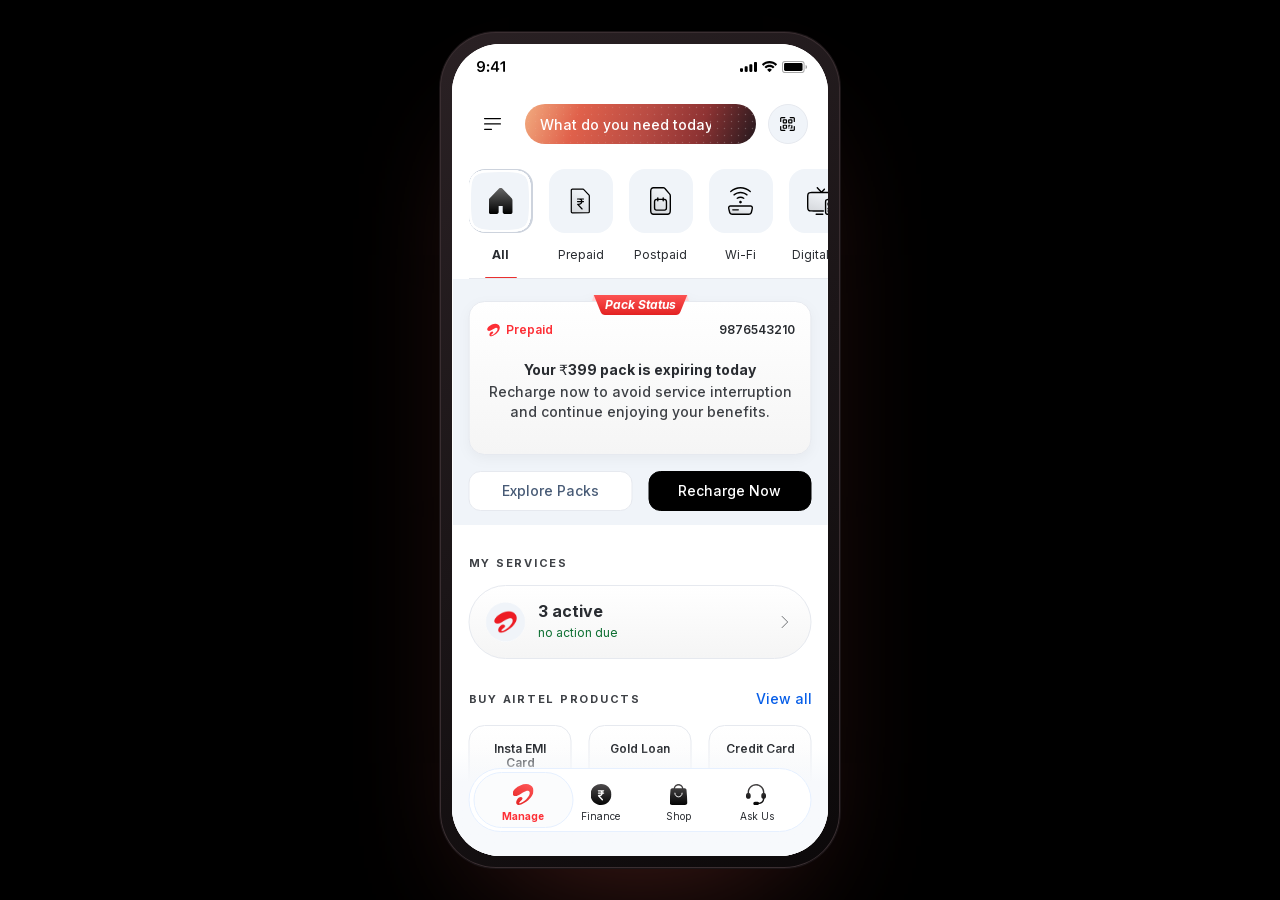
<file: index.html>
<!doctype html>
<html lang="en">
<head>
<meta charset="utf-8" />
<meta name="viewport" content="width=device-width, initial-scale=1, viewport-fit=cover, maximum-scale=1" />
<meta name="theme-color" content="#000000" />
<title>Agentic</title>
<link rel="icon" href="data:image/svg+xml,%3Csvg xmlns=%22http://www.w3.org/2000/svg%22 viewBox=%220 0 24 24%22%3E%3Ccircle cx=%2212%22 cy=%2212%22 r=%2212%22 fill=%22%23D42D1F%22/%3E%3Cpath d=%22M12 4c.4 3.6 2 6.2 8 8-6 1.8-7.6 4.4-8 8-.4-3.6-2-6.2-8-8 6-1.8 7.6-4.4 8-8Z%22 fill=%22white%22/%3E%3C/svg%3E" />
<link rel="stylesheet" href="fonts.css?v=20261110f" />
<link rel="stylesheet" href="home-tw.css?v=20261110f" />
<link rel="stylesheet" href="styles.css?v=20261110f" />
</head>
<body>


<main class="stage">
<div class="device" id="device">
<div class="phone" id="phone">

  <!-- Status bar (from Figma) -->
  <div class="statusbar" aria-hidden="true">
    <img class="sb-time" src="assets/time.svg" alt="" />
    <img class="sb-cell" src="assets/cellular.svg" alt="" />
    <img class="sb-wifi" src="assets/wifi.svg" alt="" />
    <img class="sb-batt" src="assets/battery.svg" alt="" />
  </div>

  <!-- ================= HOME (generated from Figma "Manage Landing" 81538:20209 by figma/build_home.py) ================= -->
  <section class="screen home active" id="home">
    <div class="home-scroll" id="homeScroll">
      <div class="fh" id="figmaHome">
      <div class="-translate-x-1/2 absolute content-stretch flex flex-col items-start left-[calc(50%+20.5px)] top-[125px] rv">
        <div class="content-stretch flex gap-[16px] items-start relative shrink-0 w-full">
          <div class="content-stretch flex flex-col gap-[8px] items-center justify-end relative shrink-0">
            <div class="overflow-clip relative shrink-0 size-[64px]">
              <div class="-translate-x-1/2 -translate-y-1/2 absolute bg-[#cdd3dd] left-1/2 rounded-[16px] size-[64px] top-1/2"></div>
              <div class="absolute inset-[1.47%_1.65%_1.65%_1.47%]">
                <img alt="" class="absolute block inset-0 max-w-none size-full" src="assets/home/imgIconBackground.svg">
              </div>
              <div class="absolute inset-[1.47%_1.65%_1.65%_1.47%]">
                <img alt="" class="absolute block inset-0 max-w-none size-full" src="assets/home/imgIconBackground.svg">
              </div>
              <div class="absolute inset-[1.47%_1.65%_1.65%_1.47%]">
                <img alt="" class="absolute block inset-0 max-w-none size-full" src="assets/home/imgIconBackground.svg">
              </div>
              <div class="absolute inset-[1.47%_1.65%_1.65%_1.47%]">
                <img alt="" class="absolute block inset-0 max-w-none size-full" src="assets/home/imgIconBackground.svg">
              </div>
              <div class="absolute inset-[1.47%_1.65%_1.65%_1.47%]">
                <img alt="" class="absolute block inset-0 max-w-none size-full" src="assets/home/imgIconBackground1.svg">
              </div>
              <div class="-translate-x-1/2 -translate-y-1/2 absolute left-1/2 overflow-clip size-[32px] top-1/2">
                <div class="-translate-y-1/2 absolute h-[26.667px] left-[8.33%] right-[8.33%] top-1/2">
                  <div class="-translate-x-1/2 -translate-y-1/2 absolute h-[25.599px] left-1/2 top-1/2 w-[24.641px]">
                    <img alt="" class="absolute block inset-0 max-w-none size-full" src="assets/home/imgVectorStroke.svg">
                  </div>
                </div>
              </div>
            </div>
            <div class="content-stretch flex items-end justify-center overflow-clip relative shrink-0 w-full">
              <div class="content-stretch flex flex-col items-center relative shrink-0">
                <div class="content-stretch flex flex-col gap-[8px] items-center justify-center relative shrink-0 w-full">
                  <div class="[word-break:break-word] flex flex-col font-[Inter] font-bold h-[28px] justify-center leading-[0] relative shrink-0 text-[color:#292c31] text-[length:12px] text-center tracking-[0px] w-[54px]" style="font-feature-settings:'liga' 0">
                    <p class="leading-[14px]">All</p>
                  </div>
                  <div class="flex items-center justify-center min-w-[32px] relative shrink-0">
                    <div class="flex-none rotate-180">
                      <div class="bg-gradient-to-b from-[#fc5252] h-[2px] relative rounded-[100px] to-[#e32121] w-[32px]"></div>
                    </div>
                  </div>
                </div>
              </div>
            </div>
          </div>
          <div class="content-stretch flex flex-col gap-[8px] items-center justify-end overflow-clip relative shrink-0 w-[64px]">
            <div class="overflow-clip relative shrink-0 size-[64px]">
              <div class="-translate-x-1/2 -translate-y-1/2 absolute bg-[#f0f4f9] left-1/2 rounded-[16px] size-[64px] top-1/2"></div>
              <div class="-translate-x-1/2 -translate-y-1/2 absolute left-1/2 overflow-clip size-[32px] top-1/2">
                <div class="absolute inset-[8.33%]">
                  <img alt="" class="absolute block inset-0 max-w-none size-full" src="assets/home/imgLiveContainer2.svg">
                </div>
              </div>
            </div>
            <div class="content-stretch flex items-end justify-center overflow-clip relative shrink-0 w-full">
              <div class="content-stretch flex flex-[1_0_0] flex-col items-center min-w-px relative">
                <div class="content-stretch flex flex-col items-center justify-center relative shrink-0 w-full">
                  <div class="[word-break:break-word] flex flex-col font-[Inter] font-normal h-[28px] justify-center leading-[0] relative shrink-0 text-[color:#292c31] text-[length:12px] text-center tracking-[0px] w-full" style="font-feature-settings:'liga' 0">
                    <p class="leading-[14px]">Prepaid</p>
                  </div>
                </div>
              </div>
            </div>
          </div>
          <div class="content-stretch flex flex-col gap-[8px] items-center justify-end overflow-clip relative shrink-0 w-[64px]">
            <div class="overflow-clip relative shrink-0 size-[64px]">
              <div class="-translate-x-1/2 -translate-y-1/2 absolute bg-[#f0f4f9] left-1/2 rounded-[16px] size-[64px] top-1/2"></div>
              <div class="-translate-x-1/2 -translate-y-1/2 absolute left-1/2 overflow-clip size-[32px] top-1/2">
                <div class="absolute inset-[6.25%]">
                  <div class="absolute inset-[0_11.84%]">
                    <img alt="" class="absolute block inset-0 max-w-none size-full" src="assets/home/imgIcn.svg">
                  </div>
                </div>
              </div>
            </div>
            <div class="content-stretch flex items-end justify-center overflow-clip relative shrink-0 w-full">
              <div class="content-stretch flex flex-[1_0_0] flex-col items-center min-w-px relative">
                <div class="content-stretch flex flex-col items-center justify-center relative shrink-0 w-full">
                  <div class="[word-break:break-word] flex flex-col font-[Inter] font-normal h-[28px] justify-center leading-[0] relative shrink-0 text-[color:#292c31] text-[length:12px] text-center tracking-[0px] w-full" style="font-feature-settings:'liga' 0">
                    <p class="leading-[14px]">Postpaid</p>
                  </div>
                </div>
              </div>
            </div>
          </div>
          <div class="content-stretch flex flex-col gap-[8px] items-center justify-end overflow-clip relative shrink-0 w-[64px]">
            <div class="overflow-clip relative shrink-0 size-[64px]">
              <div class="-translate-x-1/2 -translate-y-1/2 absolute bg-[#f0f4f9] left-1/2 rounded-[16px] size-[64px] top-1/2"></div>
              <div class="-translate-x-1/2 -translate-y-1/2 absolute left-1/2 overflow-clip size-[32px] top-1/2">
                <div class="absolute inset-[6.25%]">
                  <div class="absolute inset-[0_4.44%_0_4.45%]">
                    <img alt="" class="absolute block inset-0 max-w-none size-full" src="assets/home/imgIcn1.svg">
                  </div>
                </div>
              </div>
            </div>
            <div class="content-stretch flex items-end justify-center overflow-clip relative shrink-0 w-full">
              <div class="content-stretch flex flex-[1_0_0] flex-col items-center min-w-px relative">
                <div class="content-stretch flex flex-col items-center justify-center relative shrink-0 w-full">
                  <div class="[word-break:break-word] flex flex-col font-[Inter] font-normal h-[28px] justify-center leading-[0] relative shrink-0 text-[color:#292c31] text-[length:12px] text-center tracking-[0px] w-full" style="font-feature-settings:'liga' 0">
                    <p class="leading-[14px]">Wi-Fi</p>
                  </div>
                </div>
              </div>
            </div>
          </div>
          <div class="content-stretch flex flex-col gap-[8px] items-center justify-end overflow-clip relative shrink-0 w-[64px]">
            <div class="overflow-clip relative shrink-0 size-[64px]">
              <div class="-translate-x-1/2 -translate-y-1/2 absolute bg-[#f0f4f9] left-1/2 rounded-[16px] size-[64px] top-1/2"></div>
              <div class="-translate-x-1/2 -translate-y-1/2 absolute left-1/2 overflow-clip size-[32px] top-1/2">
                <div class="absolute inset-[6.25%]">
                  <div class="absolute inset-[0_-0.01%]">
                    <img alt="" class="absolute block inset-0 max-w-none size-full" src="assets/home/imgIcn2.svg">
                  </div>
                </div>
              </div>
            </div>
            <div class="content-stretch flex items-end justify-center overflow-clip relative shrink-0 w-full">
              <div class="content-stretch flex flex-[1_0_0] flex-col items-center min-w-px relative">
                <div class="content-stretch flex flex-col items-center justify-center relative shrink-0 w-full">
                  <div class="[word-break:break-word] flex flex-col font-[Inter] font-normal h-[28px] justify-center leading-[0] relative shrink-0 text-[color:#292c31] text-[length:12px] text-center tracking-[0px] w-full" style="font-feature-settings:'liga' 0">
                    <p class="leading-[14px]">Digital TV</p>
                  </div>
                </div>
              </div>
            </div>
          </div>
        </div>
        <div class="h-0 relative shrink-0 w-full">
          <div class="absolute inset-[-1px_0_0_0]">
            <img alt="" class="block max-w-none size-full" src="assets/home/imgDivider.svg">
          </div>
        </div>
      </div>
      <div class="-translate-x-1/2 absolute bg-[#f0f4f9] h-[246px] left-1/2 top-[235px] w-[375px] rv"></div>
      <div class="-translate-x-1/2 absolute content-stretch flex flex-col gap-[16px] items-start left-1/2 top-[513px] w-[343px] rv">
        <div class="content-stretch flex gap-[8px] items-start relative shrink-0 w-full">
          <div class="content-stretch flex flex-[1_0_0] gap-[4px] items-start min-w-px relative self-stretch">
            <div class="content-stretch flex flex-[1_0_0] flex-col gap-[4px] items-start justify-center min-w-px relative">
              <div class="content-stretch flex gap-[4px] items-center relative shrink-0">
                <div class="content-stretch flex items-center justify-center relative shrink-0">
                  <p class="[word-break:break-word] font-[Inter] font-bold leading-[12px] relative shrink-0 text-[color:#3e4146] text-[length:11px] tracking-[1.76px] uppercase whitespace-nowrap">
                    My services
                  </p>
                </div>
              </div>
            </div>
          </div>
        </div>
        <div class="bg-gradient-to-b border-[length:1px] border-[#e6e9ef] border-solid content-stretch flex from-[white] gap-[12px] items-center p-[16px] relative rounded-[100px] shrink-0 to-[#f5f5f5] w-full">
          <div class="content-stretch flex items-center relative shrink-0">
            <div class="relative rounded-[100px] shrink-0 size-[40px]">
              <img alt="" class="absolute inset-0 max-w-none object-cover pointer-events-none rounded-[100px] size-full" src="assets/home/imgLast.png">
            </div>
          </div>
          <div class="[word-break:break-word] content-stretch flex flex-[1_0_0] flex-col gap-[4px] items-start justify-center leading-[0] min-w-px relative">
            <div class="flex flex-col font-[Inter] font-bold justify-center relative shrink-0 text-[color:#292c31] text-[length:16px] tracking-[0px] w-full" style="font-feature-settings:'liga' 0">
              <p class="leading-[18px]">3 active</p>
            </div>
            <div class="flex flex-col font-[Inter] font-normal justify-center relative shrink-0 text-[color:#0f7033] text-[length:12px] tracking-[0px] w-full" style="font-feature-settings:'liga' 0">
              <p class="leading-[18px]">no action due</p>
            </div>
          </div>
          <div class="relative shrink-0 size-[20px]">
            <div class="absolute inset-[8.33%]">
              <img alt="" class="absolute block inset-0 max-w-none size-full" src="assets/home/imgLiveContainer3.svg">
            </div>
          </div>
        </div>
      </div>
      <div class="-translate-x-1/2 absolute content-stretch flex flex-col gap-[16px] items-start left-1/2 top-[645px] w-[343px] rv">
        <div class="content-stretch flex gap-[8px] items-start relative shrink-0 w-[343px]">
          <div class="content-stretch flex flex-[1_0_0] gap-[4px] items-center min-w-px relative self-stretch">
            <div class="content-stretch flex flex-[1_0_0] flex-col gap-[4px] items-start justify-center min-w-px relative">
              <div class="content-stretch flex gap-[4px] items-center relative shrink-0">
                <div class="content-stretch flex items-center justify-center relative shrink-0">
                  <p class="[word-break:break-word] font-[Inter] font-bold leading-[12px] relative shrink-0 text-[color:#3e4146] text-[length:11px] tracking-[1.76px] uppercase whitespace-nowrap">
                    Buy airtel products
                  </p>
                </div>
              </div>
            </div>
          </div>
          <div class="content-stretch flex items-start relative shrink-0">
            <div class="bg-[rgba(255,255,255,0)] content-stretch flex flex-col h-[20px] items-center justify-center overflow-clip relative shrink-0">
              <div class="content-stretch flex gap-[2px] items-center relative shrink-0">
                <p class="[word-break:break-word] font-[Inter] font-medium leading-[16px] relative shrink-0 text-[color:#075ee8] text-[length:14px] text-center tracking-[0px] whitespace-nowrap" style="font-feature-settings:'liga' 0">
                  View all
                </p>
              </div>
            </div>
          </div>
        </div>
        <div class="content-stretch flex flex-col gap-[16px] items-start relative shrink-0 w-full">
          <div class="content-stretch flex gap-[17px] items-center relative shrink-0 w-full">
            <div class="bg-gradient-to-b border-[length:1px] border-[#e6e9ef] border-solid content-stretch flex flex-col from-[white] h-[112px] items-center pt-[16px] relative rounded-[16px] shrink-0 to-[#f5f5f5] w-[103px]">
              <div class="absolute bottom-[-0.02px] h-[60px] left-0 rounded-bl-[16px] rounded-br-[16px] w-[101px]">
                <img alt="" class="absolute inset-0 max-w-none object-cover pointer-events-none rounded-bl-[16px] rounded-br-[16px] size-full" src="assets/home/imgImagePlaceholder.png">
              </div>
              <div class="content-stretch flex items-center justify-center px-[16px] relative shrink-0 w-full">
                <p class="[word-break:break-word] flex-[1_0_0] font-[Inter] font-semibold leading-[14px] min-w-px overflow-hidden relative text-[12px] text-[color:#292c31] text-center text-ellipsis tracking-[0px]" style="font-feature-settings:'liga' 0">
                  Insta EMI Card
                </p>
              </div>
            </div>
            <div class="bg-gradient-to-b border-[length:1px] border-[#e6e9ef] border-solid content-stretch flex flex-col from-[white] h-[112px] items-center pt-[16px] relative rounded-[16px] shrink-0 to-[#f5f5f5] w-[103px]">
              <div class="absolute bottom-[-0.02px] h-[60px] left-0 rounded-bl-[16px] rounded-br-[16px] w-[101px]">
                <img alt="" class="absolute inset-0 max-w-none object-cover pointer-events-none rounded-bl-[16px] rounded-br-[16px] size-full" src="assets/home/imgImagePlaceholder1.png">
              </div>
              <div class="content-stretch flex items-center justify-center px-[16px] relative shrink-0 w-full">
                <p class="[word-break:break-word] flex-[1_0_0] font-[Inter] font-semibold leading-[14px] min-w-px overflow-hidden relative text-[12px] text-[color:#292c31] text-center text-ellipsis tracking-[0px]" style="font-feature-settings:'liga' 0">
                  Gold Loan
                </p>
              </div>
            </div>
            <div class="bg-gradient-to-b border-[length:1px] border-[#e6e9ef] border-solid content-stretch flex flex-col from-[white] h-[112px] items-center pt-[16px] relative rounded-[16px] shrink-0 to-[#f5f5f5] w-[103px]">
              <div class="absolute bottom-[-0.02px] h-[60px] left-0 rounded-bl-[16px] rounded-br-[16px] w-[101px]">
                <img alt="" class="absolute inset-0 max-w-none object-cover pointer-events-none rounded-bl-[16px] rounded-br-[16px] size-full" src="assets/home/imgImagePlaceholder2.png">
              </div>
              <div class="content-stretch flex items-center justify-center px-[16px] relative shrink-0 w-full">
                <p class="[word-break:break-word] flex-[1_0_0] font-[Inter] font-semibold leading-[14px] min-w-px overflow-hidden relative text-[12px] text-[color:#292c31] text-center text-ellipsis tracking-[0px]" style="font-feature-settings:'liga' 0">
                  Credit Card
                </p>
              </div>
            </div>
          </div>
          <div class="content-stretch flex gap-[17px] items-center relative shrink-0 w-full">
            <div class="bg-gradient-to-b border-[length:1px] border-[#e6e9ef] border-solid content-stretch flex flex-col from-[white] h-[112px] items-center pt-[16px] relative rounded-[16px] shrink-0 to-[#f5f5f5] w-[103px]">
              <div class="absolute bottom-[-0.02px] h-[60px] left-0 rounded-bl-[16px] rounded-br-[16px] w-[101px]">
                <img alt="" class="absolute inset-0 max-w-none object-cover pointer-events-none rounded-bl-[16px] rounded-br-[16px] size-full" src="assets/home/imgImagePlaceholder3.png">
              </div>
              <div class="content-stretch flex items-center justify-center px-[16px] relative shrink-0 w-full">
                <p class="[word-break:break-word] flex-[1_0_0] font-[Inter] font-semibold leading-[14px] min-w-px overflow-hidden relative text-[12px] text-[color:#292c31] text-center text-ellipsis tracking-[0px]" style="font-feature-settings:'liga' 0">
                  Fixed Deposit
                </p>
              </div>
            </div>
            <div class="bg-gradient-to-b border-[length:1px] border-[#e6e9ef] border-solid content-stretch flex flex-col from-[white] h-[112px] items-center pt-[16px] relative rounded-[16px] shrink-0 to-[#f5f5f5] w-[103px]">
              <div class="absolute bottom-[-0.02px] h-[60px] left-0 rounded-bl-[16px] rounded-br-[16px] w-[101px]">
                <img alt="" class="absolute inset-0 max-w-none object-cover pointer-events-none rounded-bl-[16px] rounded-br-[16px] size-full" src="assets/home/imgImagePlaceholder4.png">
              </div>
              <div class="-translate-x-1/2 absolute content-stretch flex flex-col items-start left-1/2 top-[-5px]">
                <div class="content-stretch flex h-[16px] items-center relative shrink-0">
                  <div class="grid-cols-[max-content] grid-rows-[max-content] inline-grid leading-[0] place-items-start relative shrink-0">
                    <div class="col-1 h-[16.001px] ml-0 mt-0 relative row-1 w-[10.41px]">
                      <img alt="" class="absolute block inset-0 max-w-none size-full" src="assets/home/imgLeftAnkle.svg">
                    </div>
                  </div>
                  <div class="bg-gradient-to-t content-stretch flex from-[black] gap-[4px] h-[16px] items-center justify-center py-[2px] relative shrink-0 to-[#2d2b2b]">
                    <p class="[word-break:break-word] font-[Inter] font-bold italic leading-[12px] relative shrink-0 text-[color:white] text-[length:10px] text-center tracking-[0px] whitespace-nowrap" style="font-feature-settings:'liga' 0">
                      ₹300 off
                    </p>
                  </div>
                  <div class="grid-cols-[max-content] grid-rows-[max-content] inline-grid leading-[0] place-items-start relative shrink-0">
                    <div class="col-1 h-[16px] ml-0 mt-0 relative row-1 w-[10.409px]">
                      <img alt="" class="absolute block inset-0 max-w-none size-full" src="assets/home/imgRightAnkle.svg">
                    </div>
                  </div>
                </div>
              </div>
              <div class="content-stretch flex items-center justify-center px-[16px] relative shrink-0 w-full">
                <p class="[word-break:break-word] flex-[1_0_0] font-[Inter] font-semibold leading-[14px] min-w-px overflow-hidden relative text-[12px] text-[color:#292c31] text-center text-ellipsis tracking-[0px]" style="font-feature-settings:'liga' 0">
                  Refer Wi-Fi
                </p>
              </div>
            </div>
            <div class="bg-gradient-to-b border-[length:1px] border-[#e6e9ef] border-solid content-stretch flex flex-col from-[white] h-[112px] items-center pt-[16px] relative rounded-[16px] shrink-0 to-[#f5f5f5] w-[103px]">
              <div class="absolute bottom-[-0.02px] h-[60px] left-0 rounded-bl-[16px] rounded-br-[16px] w-[101px]">
                <img alt="" class="absolute inset-0 max-w-none object-cover pointer-events-none rounded-bl-[16px] rounded-br-[16px] size-full" src="assets/home/imgImagePlaceholder5.png">
              </div>
              <div class="content-stretch flex items-center justify-center px-[16px] relative shrink-0 w-full">
                <p class="[word-break:break-word] flex-[1_0_0] font-[Inter] font-semibold leading-[14px] min-w-px overflow-hidden relative text-[12px] text-[color:#292c31] text-center text-ellipsis tracking-[0px]" style="font-feature-settings:'liga' 0">
                  Postpaid
                </p>
              </div>
            </div>
          </div>
          <div class="content-stretch flex gap-[17px] items-center relative shrink-0 w-full">
            <div class="bg-gradient-to-b border-[length:1px] border-[#e6e9ef] border-solid content-stretch flex flex-col from-[white] h-[112px] items-center pt-[16px] relative rounded-[16px] shrink-0 to-[#f5f5f5] w-[103px]">
              <div class="absolute bottom-[-0.02px] h-[60px] left-0 rounded-bl-[16px] rounded-br-[16px] w-[101px]">
                <img alt="" class="absolute inset-0 max-w-none object-cover pointer-events-none rounded-bl-[16px] rounded-br-[16px] size-full" src="assets/home/imgImagePlaceholder6.png">
              </div>
              <div class="content-stretch flex items-center justify-center px-[16px] relative shrink-0 w-full">
                <p class="[word-break:break-word] flex-[1_0_0] font-[Inter] font-semibold leading-[14px] min-w-px overflow-hidden relative text-[12px] text-[color:#292c31] text-center text-ellipsis tracking-[0px]" style="font-feature-settings:'liga' 0">
                  IPTV
                </p>
              </div>
            </div>
            <div class="bg-gradient-to-b border-[length:1px] border-[#e6e9ef] border-solid content-stretch flex flex-col from-[white] h-[112px] items-center pt-[16px] relative rounded-[16px] shrink-0 to-[#f5f5f5] w-[103px]">
              <div class="absolute bottom-[-0.02px] h-[60px] left-0 rounded-bl-[16px] rounded-br-[16px] w-[101px]">
                <img alt="" class="absolute inset-0 max-w-none object-cover pointer-events-none rounded-bl-[16px] rounded-br-[16px] size-full" src="assets/home/imgImagePlaceholder7.png">
              </div>
              <div class="content-stretch flex items-center justify-center px-[16px] relative shrink-0 w-full">
                <p class="[word-break:break-word] flex-[1_0_0] font-[Inter] font-semibold leading-[14px] min-w-px overflow-hidden relative text-[12px] text-[color:#292c31] text-center text-ellipsis tracking-[0px]" style="font-feature-settings:'liga' 0">
                  Bundle your services
                </p>
              </div>
            </div>
            <div class="bg-gradient-to-b border-[length:1px] border-[#e6e9ef] border-solid content-stretch flex flex-col from-[white] h-[112px] items-center pt-[16px] relative rounded-[16px] shrink-0 to-[#f5f5f5] w-[103px]">
              <div class="absolute bottom-[-0.02px] h-[60px] left-0 rounded-bl-[16px] rounded-br-[16px] w-[101px]">
                <img alt="" class="absolute inset-0 max-w-none object-cover pointer-events-none rounded-bl-[16px] rounded-br-[16px] size-full" src="assets/home/imgImagePlaceholder8.png">
              </div>
              <div class="content-stretch flex items-center justify-center px-[16px] relative shrink-0 w-full">
                <p class="[word-break:break-word] flex-[1_0_0] font-[Inter] font-semibold leading-[14px] min-w-px overflow-hidden relative text-[12px] text-[color:#292c31] text-center text-ellipsis tracking-[0px]" style="font-feature-settings:'liga' 0">
                  New Prepaid
                </p>
              </div>
            </div>
          </div>
        </div>
      </div>
      <div class="-translate-x-1/2 absolute content-stretch flex flex-col gap-[16px] items-start left-1/2 top-[1081px] w-[343px] rv">
        <div class="content-stretch flex items-start relative shrink-0">
          <div class="content-stretch flex gap-[8px] h-[12px] items-start relative shrink-0 w-[343px]">
            <div class="content-stretch flex flex-[1_0_0] gap-[4px] h-full items-start min-w-px relative">
              <div class="content-stretch flex flex-[1_0_0] flex-col gap-[4px] items-start justify-center min-w-px relative">
                <div class="content-stretch flex gap-[4px] items-center relative shrink-0">
                  <div class="content-stretch flex items-center justify-center relative shrink-0">
                    <p class="[word-break:break-word] font-[Inter] font-bold leading-[12px] relative shrink-0 text-[color:#3e4146] text-[length:11px] tracking-[1.76px] uppercase whitespace-nowrap">
                      Manage services
                    </p>
                  </div>
                </div>
              </div>
            </div>
          </div>
        </div>
        <div class="content-stretch flex gap-[16px] items-start relative shrink-0 w-full">
          <div class="content-stretch flex flex-col gap-[8px] items-center relative shrink-0 w-[74px]">
            <div class="drop-shadow-[0px_5px_calc(5.62px/2)_rgba(143,165,227,0.2)] relative shrink-0 size-[60px]">
              <div class="-translate-x-1/2 -translate-y-1/2 absolute bg-[rgba(255,255,255,0)] border-[length:2px] border-[#f0f4f9] border-solid left-1/2 rounded-[100px] size-[64px] top-1/2"></div>
              <div class="-translate-x-1/2 -translate-y-1/2 absolute bg-gradient-to-b border-[length:2px] border-[white] border-solid from-[#f0f4f9] left-1/2 rounded-[100px] size-[60px] to-[white] top-1/2"></div>
              <div class="-translate-x-1/2 -translate-y-1/2 absolute content-stretch flex items-center justify-center left-1/2 p-[4px] size-[32px] top-1/2">
                <div class="overflow-clip relative shrink-0 size-[24px]">
                  <div class="absolute inset-[6.25%]">
                    <div class="absolute inset-[8.5%_0]">
                      <img alt="" class="absolute block inset-0 max-w-none size-full" src="assets/home/imgIcn3.svg">
                    </div>
                  </div>
                </div>
              </div>
            </div>
            <p class="[word-break:break-word] font-[Inter] font-medium leading-[14px] min-w-full relative shrink-0 text-[color:#292c31] text-[length:11px] text-center tracking-[0px] w-[min-content]" style="font-feature-settings:'liga' 0">
              Recharge
            </p>
          </div>
          <div class="content-stretch flex flex-col gap-[8px] items-center relative shrink-0 w-[74px]">
            <div class="drop-shadow-[0px_5px_calc(5.62px/2)_rgba(143,165,227,0.2)] relative shrink-0 size-[60px]">
              <div class="-translate-x-1/2 -translate-y-1/2 absolute bg-[rgba(255,255,255,0)] border-[length:2px] border-[#f0f4f9] border-solid left-1/2 rounded-[100px] size-[64px] top-1/2"></div>
              <div class="-translate-x-1/2 -translate-y-1/2 absolute bg-gradient-to-b border-[length:2px] border-[white] border-solid from-[#f0f4f9] left-1/2 rounded-[100px] size-[60px] to-[white] top-1/2"></div>
              <div class="-translate-x-1/2 -translate-y-1/2 absolute content-stretch flex items-center justify-center left-1/2 p-[4px] size-[32px] top-1/2">
                <div class="overflow-clip relative shrink-0 size-[24px]">
                  <div class="absolute inset-[6.25%]">
                    <div class="absolute inset-[0_5.66%]">
                      <img alt="" class="absolute block inset-0 max-w-none size-full" src="assets/home/imgIcn4.svg">
                    </div>
                  </div>
                </div>
              </div>
            </div>
            <p class="[word-break:break-word] font-[Inter] font-medium leading-[14px] min-w-full relative shrink-0 text-[color:#292c31] text-[length:11px] text-center tracking-[0px] w-[min-content]" style="font-feature-settings:'liga' 0">
              Pay Bills
            </p>
          </div>
          <div class="content-stretch flex flex-col gap-[8px] items-center relative shrink-0 w-[74px]">
            <div class="drop-shadow-[0px_5px_calc(5.62px/2)_rgba(143,165,227,0.2)] relative shrink-0 size-[60px]">
              <div class="-translate-x-1/2 -translate-y-1/2 absolute bg-[rgba(255,255,255,0)] border-[length:2px] border-[#f0f4f9] border-solid left-1/2 rounded-[100px] size-[64px] top-1/2"></div>
              <div class="-translate-x-1/2 -translate-y-1/2 absolute bg-gradient-to-b border-[length:2px] border-[white] border-solid from-[#f0f4f9] left-1/2 rounded-[100px] size-[60px] to-[white] top-1/2"></div>
              <div class="-translate-x-1/2 -translate-y-1/2 absolute content-stretch flex items-center justify-center left-1/2 p-[4px] size-[32px] top-1/2">
                <div class="overflow-clip relative shrink-0 size-[24px]">
                  <div class="absolute inset-[6.25%]">
                    <div class="absolute inset-[0_-0.01%]">
                      <img alt="" class="absolute block inset-0 max-w-none size-full" src="assets/home/imgIcn5.svg">
                    </div>
                  </div>
                </div>
              </div>
            </div>
            <p class="[word-break:break-word] font-[Inter] font-medium leading-[14px] min-w-full relative shrink-0 text-[color:#292c31] text-[length:11px] text-center tracking-[0px] w-[min-content]" style="font-feature-settings:'liga' 0">Claim OTTs & More</p>
          </div>
          <div class="content-stretch flex flex-col gap-[8px] items-center relative shrink-0 w-[74px]">
            <div class="drop-shadow-[0px_5px_calc(5.62px/2)_rgba(143,165,227,0.2)] relative shrink-0 size-[60px]">
              <div class="-translate-x-1/2 -translate-y-1/2 absolute bg-[rgba(255,255,255,0)] border-[length:2px] border-[#f0f4f9] border-solid left-1/2 rounded-[100px] size-[64px] top-1/2"></div>
              <div class="-translate-x-1/2 -translate-y-1/2 absolute bg-gradient-to-b border-[length:2px] border-[white] border-solid from-[#f0f4f9] left-1/2 rounded-[100px] size-[60px] to-[white] top-1/2"></div>
              <div class="-translate-x-1/2 -translate-y-1/2 absolute content-stretch flex items-center justify-center left-1/2 p-[4px] size-[32px] top-1/2">
                <div class="overflow-clip relative shrink-0 size-[24px]">
                  <div class="absolute inset-[6.25%]">
                    <img alt="" class="absolute block inset-0 max-w-none size-full" src="assets/home/imgLiveContainer4.svg">
                  </div>
                </div>
              </div>
            </div>
            <p class="[word-break:break-word] font-[Inter] font-medium leading-[14px] min-w-full relative shrink-0 text-[color:#292c31] text-[length:11px] text-center tracking-[0px] w-[min-content]" style="font-feature-settings:'liga' 0">
              International Roaming
            </p>
          </div>
        </div>
        <div class="content-stretch flex gap-[16px] items-start relative shrink-0 w-full">
          <div class="content-stretch flex flex-col gap-[8px] items-center relative shrink-0 w-[74px]">
            <div class="drop-shadow-[0px_5px_calc(5.62px/2)_rgba(143,165,227,0.2)] relative shrink-0 size-[60px]">
              <div class="-translate-x-1/2 -translate-y-1/2 absolute bg-[rgba(255,255,255,0)] border-[length:2px] border-[#f0f4f9] border-solid left-1/2 rounded-[100px] size-[64px] top-1/2"></div>
              <div class="-translate-x-1/2 -translate-y-1/2 absolute bg-gradient-to-b border-[length:2px] border-[white] border-solid from-[#f0f4f9] left-1/2 rounded-[100px] size-[60px] to-[white] top-1/2"></div>
              <div class="-translate-x-1/2 -translate-y-1/2 absolute content-stretch flex items-center justify-center left-1/2 p-[4px] size-[32px] top-1/2">
                <div class="overflow-clip relative shrink-0 size-[24px]">
                  <div class="absolute inset-[6.25%]">
                    <div class="absolute inset-[11.31%_0]">
                      <img alt="" class="absolute block inset-0 max-w-none size-full" src="assets/home/imgIcn6.svg">
                    </div>
                  </div>
                </div>
              </div>
            </div>
            <p class="[word-break:break-word] font-[Inter] font-medium leading-[14px] min-w-full relative shrink-0 text-[color:#292c31] text-[length:11px] text-center tracking-[0px] w-[min-content]" style="font-feature-settings:'liga' 0">
              My Wi-Fi
            </p>
          </div>
          <div class="content-stretch flex flex-col gap-[8px] items-center relative shrink-0 w-[74px]">
            <div class="drop-shadow-[0px_5px_calc(5.62px/2)_rgba(143,165,227,0.2)] relative shrink-0 size-[60px]">
              <div class="-translate-x-1/2 -translate-y-1/2 absolute bg-[rgba(255,255,255,0)] border-[length:2px] border-[#f0f4f9] border-solid left-1/2 rounded-[100px] size-[64px] top-1/2"></div>
              <div class="-translate-x-1/2 -translate-y-1/2 absolute bg-gradient-to-b border-[length:2px] border-[white] border-solid from-[#f0f4f9] left-1/2 rounded-[100px] size-[60px] to-[white] top-1/2"></div>
              <div class="-translate-x-1/2 -translate-y-1/2 absolute content-stretch flex items-center justify-center left-1/2 p-[4px] size-[32px] top-1/2">
                <div class="overflow-clip relative shrink-0 size-[24px]">
                  <div class="absolute inset-[6.25%]">
                    <div class="absolute inset-[-0.36%_5.33%]">
                      <img alt="" class="absolute block inset-0 max-w-none size-full" src="assets/home/imgIcn7.svg">
                    </div>
                  </div>
                </div>
              </div>
            </div>
            <div class="-translate-x-1/2 absolute content-stretch flex flex-col items-start justify-center left-1/2 top-[-6px]">
              <div class="bg-gradient-to-b border-[length:1px] border-[rgba(255,255,255,0)] border-solid content-stretch flex from-[#397eed] gap-[4px] items-center overflow-clip px-[12px] py-[4px] relative rounded-[20px] shrink-0 to-[#064bba]">
                <div class="content-stretch flex items-center relative shrink-0">
                  <div class="[word-break:break-word] flex flex-col font-[Inter] font-bold italic justify-center leading-[0] relative shrink-0 text-[color:white] text-[length:11px] text-center tracking-[0px] whitespace-nowrap" style="font-feature-settings:'liga' 0">
                    <p class="leading-[12px]">Offer</p>
                  </div>
                </div>
              </div>
            </div>
            <p class="[word-break:break-word] font-[Inter] font-medium leading-[14px] min-w-full relative shrink-0 text-[color:#292c31] text-[length:11px] text-center tracking-[0px] w-[min-content]" style="font-feature-settings:'liga' 0">
              Upgrade to Postpaid
            </p>
          </div>
          <div class="content-stretch flex flex-col gap-[8px] items-center relative shrink-0 w-[74px]">
            <div class="drop-shadow-[0px_5px_calc(5.62px/2)_rgba(143,165,227,0.2)] relative shrink-0 size-[60px]">
              <div class="-translate-x-1/2 -translate-y-1/2 absolute bg-[rgba(255,255,255,0)] border-[length:2px] border-[#f0f4f9] border-solid left-1/2 rounded-[100px] size-[64px] top-1/2"></div>
              <div class="-translate-x-1/2 -translate-y-1/2 absolute bg-gradient-to-b border-[length:2px] border-[white] border-solid from-[#f0f4f9] left-1/2 rounded-[100px] size-[60px] to-[white] top-1/2"></div>
              <div class="-translate-x-1/2 -translate-y-1/2 absolute content-stretch flex items-center justify-center left-1/2 p-[4px] size-[32px] top-1/2">
                <div class="overflow-clip relative shrink-0 size-[24px]">
                  <div class="absolute inset-[6.25%]">
                    <div class="absolute inset-[11.32%_0]">
                      <img alt="" class="absolute block inset-0 max-w-none size-full" src="assets/home/imgIcn8.svg">
                    </div>
                  </div>
                </div>
              </div>
            </div>
            <p class="[word-break:break-word] font-[Inter] font-medium leading-[14px] min-w-full relative shrink-0 text-[color:#292c31] text-[length:11px] text-center tracking-[0px] w-[min-content]" style="font-feature-settings:'liga' 0">
              Manage Family
            </p>
          </div>
          <div class="content-stretch flex flex-col gap-[8px] items-center relative shrink-0 w-[74px]">
            <div class="drop-shadow-[0px_5px_calc(5.62px/2)_rgba(143,165,227,0.2)] relative shrink-0 size-[60px]">
              <div class="-translate-x-1/2 -translate-y-1/2 absolute bg-[rgba(255,255,255,0)] border-[length:2px] border-[#f0f4f9] border-solid left-1/2 rounded-[100px] size-[64px] top-1/2"></div>
              <div class="-translate-x-1/2 -translate-y-1/2 absolute bg-gradient-to-b border-[length:2px] border-[white] border-solid from-[#f0f4f9] left-1/2 rounded-[100px] size-[60px] to-[white] top-1/2"></div>
              <div class="-translate-x-1/2 -translate-y-1/2 absolute content-stretch flex items-center justify-center left-1/2 p-[4px] size-[32px] top-1/2">
                <div class="relative shrink-0 size-[24px]">
                  <div class="absolute flex inset-[8.33%] items-center justify-center" style="container-type:size">
                    <div class="flex-none h-[100cqh] rotate-180 w-[100cqw]">
                      <div class="relative size-full">
                        <div class="absolute border-[1.2px] border-[black] border-solid inset-[15%_58.08%_58.08%_15%]"></div>
                        <div class="absolute border-[1.2px] border-black border-solid inset-[58.08%_58.08%_15%_15%]"></div>
                        <div class="absolute border-[1.2px] border-black border-solid inset-[15%_15%_58.08%_58.08%]"></div>
                        <div class="absolute border-[1.2px] border-black border-solid inset-[58.08%_15%_15%_58.08%]"></div>
                      </div>
                    </div>
                  </div>
                </div>
              </div>
            </div>
            <p class="[word-break:break-word] font-[Inter] font-medium leading-[14px] min-w-full relative shrink-0 text-[color:#292c31] text-[length:11px] text-center tracking-[0px] w-[min-content]" style="font-feature-settings:'liga' 0">
              More
            </p>
          </div>
        </div>
      </div>
      <div class="-translate-x-1/2 absolute content-stretch flex flex-col gap-[16px] items-center left-1/2 overflow-clip top-[1349px] w-[375px] rv">
        <div class="content-stretch flex gap-[8px] items-start relative shrink-0 w-[343px]">
          <div class="content-stretch flex flex-[1_0_0] gap-[4px] items-center min-w-px relative self-stretch">
            <div class="content-stretch flex flex-[1_0_0] flex-col gap-[4px] items-start justify-center min-w-px relative">
              <div class="content-stretch flex gap-[4px] items-center relative shrink-0">
                <div class="content-stretch flex items-center justify-center relative shrink-0">
                  <p class="[word-break:break-word] font-[Inter] font-bold leading-[12px] relative shrink-0 text-[color:#3e4146] text-[length:11px] tracking-[1.76px] uppercase whitespace-nowrap">
                    curated for you
                  </p>
                </div>
              </div>
            </div>
          </div>
        </div>
        <div class="content-stretch flex flex-col items-start justify-center relative shrink-0 w-[343px]">
          <div class="content-stretch flex gap-[20px] items-center relative shrink-0 w-full">
            <div class="h-[182px] relative rounded-[16px] shrink-0 w-[303px]">
              <img alt="" class="absolute inset-0 max-w-none object-cover pointer-events-none rounded-[16px] size-full" src="assets/home/imgImagePlaceholder9.png">
            </div>
            <div class="h-[182px] relative rounded-[16px] shrink-0 w-[303px]">
              <img alt="" class="absolute inset-0 max-w-none object-cover pointer-events-none rounded-[16px] size-full" src="assets/home/imgImagePlaceholder10.png">
            </div>
          </div>
        </div>
      </div>
      <div class="-translate-x-1/2 absolute content-stretch flex items-center justify-center left-1/2 overflow-clip top-[1591px] rv">
        <div class="content-stretch flex flex-col gap-[16px] items-center relative shrink-0 w-[375px]">
          <div class="content-stretch flex gap-[8px] items-start relative shrink-0 w-[343px]">
            <div class="content-stretch flex flex-[1_0_0] gap-[4px] items-center min-w-px relative self-stretch">
              <div class="content-stretch flex flex-[1_0_0] flex-col gap-[4px] items-start justify-center min-w-px relative">
                <div class="content-stretch flex gap-[4px] items-center relative shrink-0">
                  <div class="content-stretch flex items-center justify-center relative shrink-0">
                    <p class="[word-break:break-word] font-[Inter] font-bold leading-[12px] relative shrink-0 text-[color:#3e4146] text-[length:11px] tracking-[1.76px] uppercase whitespace-nowrap">
                      featuring fresh
                    </p>
                  </div>
                </div>
              </div>
            </div>
          </div>
          <div class="content-stretch flex gap-[16px] items-center justify-center relative shrink-0 w-full">
            <div class="h-[274px] relative shrink-0 w-[264px]">
              <img alt="" class="absolute block inset-0 max-w-none size-full" height="274" src="assets/home/imgBase.png" width="264">
            </div>
            <div class="h-[306px] relative shrink-0 w-[300px]">
              <img alt="" class="absolute block inset-0 max-w-none size-full" height="306" src="assets/home/imgBase1.png" width="300">
            </div>
            <div class="h-[274px] relative shrink-0 w-[264px]">
              <img alt="" class="absolute block inset-0 max-w-none size-full" height="274" src="assets/home/imgBase2.png" width="264">
            </div>
          </div>
        </div>
      </div>

<!-- NEXT BEST ACTION (Figma 81538:20220) -->
<div class="-translate-x-1/2 absolute flex flex-col gap-[16px] items-center left-1/2 top-[257px] w-[343px] rv">
  <div class="drop-shadow-[0px_4px_6px_rgba(0,0,0,0.04)] flex flex-wrap items-start relative shrink-0 w-full">
    <div class="pack-card bg-gradient-to-b from-white to-[#f5f5f5] border border-[#e6e9ef] border-solid flex flex-col gap-[20px] items-center pb-[24px] pt-[20px] px-[16px] relative rounded-[16px] shrink-0 w-[343px]">
      <div class="flex gap-[16px] items-center relative shrink-0 w-full">
        <div class="flex flex-[1_0_0] gap-[4px] items-center min-w-px relative">
          <div class="relative shrink-0 size-[16px]"><div class="absolute inset-[8.33%]"><img class="absolute block inset-0 max-w-none size-full" src="assets/home/nba-service.svg" alt=""></div></div>
          <p class="flex-[1_0_0] font-[Inter] font-semibold leading-[14px] min-w-px text-[#fd2f36] text-[12px] pack-type">Prepaid</p>
        </div>
        <p class="flex-[1_0_0] font-[Inter] font-semibold leading-[14px] min-w-px text-[#292c31] text-[12px] text-right">9876543210</p>
      </div>
      <div class="flex flex-col gap-[4px] items-start pb-[8px] pt-[4px] relative shrink-0 text-[14px] text-center w-full">
        <p class="pack-title font-[Inter] font-bold leading-[16px] text-[#292c31] w-full">Your ₹399 pack is expiring today</p>
        <p class="pack-sub font-[Inter] font-medium leading-[20px] text-[#3e4146] w-full">Recharge now to avoid service interruption and continue enjoying your benefits.</p>
      </div>
      <div class="-translate-x-1/2 absolute flex flex-col items-start left-1/2 top-[-7px]">
        <div class="flex items-center relative shrink-0">
          <div class="h-[20px] relative shrink-0 w-[13.012px]"><img class="absolute block inset-0 max-w-none size-full" src="assets/home/nba-ankle-l.svg" alt=""></div>
          <div class="pack-tag-body bg-gradient-to-b from-[#fc5252] to-[#e32121] flex gap-[4px] h-[20px] items-center justify-center py-[2px] relative shrink-0">
            <p class="pack-tag font-[Inter] font-bold italic leading-[14px] text-white text-[12px] text-center whitespace-nowrap">Pack Status</p>
          </div>
          <div class="h-[20px] relative shrink-0 w-[13.012px]"><img class="absolute block inset-0 max-w-none size-full" src="assets/home/nba-ankle-r.svg" alt=""></div>
        </div>
      </div>
    </div>
  </div>
  <div class="flex gap-[16px] items-center justify-center relative shrink-0 w-full">
    <button class="bg-white border border-[#e6e9ef] border-solid flex h-[40px] items-center justify-center px-[12px] rounded-[12px] shrink-0 w-[163.5px]"><span class="font-[Inter] font-medium leading-[16px] text-[#485b76] text-[14px] whitespace-nowrap">Explore Packs</span></button>
    <button class="bg-black border border-black border-solid flex h-[40px] items-center justify-center px-[4px] rounded-[12px] shrink-0 w-[163.5px]"><span class="font-[Inter] font-medium leading-[16px] text-white text-[14px] whitespace-nowrap">Recharge Now</span></button>
  </div>
</div>

<!-- PRODUCT SHOWCASE (Figma 81538:20221) + Claim texts -->
<div class="-translate-x-1/2 absolute left-1/2 top-[1957px] w-[375px] h-[374px] overflow-hidden showcase rv" id="showcase">
  <img class="showcase-bg absolute inset-0 max-w-none object-cover pointer-events-none size-full" src="assets/home/imgProductShowcase.png" alt="">
  <div class="showcase-cards absolute bottom-[24px] flex gap-[12px] items-center left-0 right-0 px-[16px] overflow-x-auto">
    <div class="flex items-center relative shrink-0 w-[158px]">
      <div class="bg-[rgba(255,255,255,0.1)] border border-solid border-white flex flex-[1_0_0] flex-col gap-[12px] h-[180px] items-start min-w-px p-[16px] relative rounded-[16px] shadow-[0px_4px_12px_0px_rgba(0,0,0,0.04)]">
        <div class="relative rounded-[4px] shrink-0 size-[48px] overflow-hidden"><img class="absolute inset-0 max-w-none object-cover pointer-events-none rounded-[4px] size-full" src="assets/home/imgJioHotstarLogo13.png" alt=""></div>
        <div class="flex flex-col gap-[12px] items-start relative shrink-0 w-full">
          <div class="flex flex-col gap-[4px] items-start relative shrink-0 text-white w-full">
            <p class="font-[Inter] font-bold leading-[20px] mix-blend-luminosity text-[14px] w-full">Adobe Express</p>
            <p class="font-[Inter] font-normal leading-[18px] text-[12px] w-full">12 months for FREE worth ₹4000</p>
          </div>
          <div class="flex gap-[4px] items-center relative shrink-0"><p class="font-[Inter] font-bold leading-[14px] mix-blend-luminosity text-white text-[11px] text-center whitespace-nowrap">CLAIM NOW</p><div class="overflow-clip relative shrink-0 size-[16px]"><div class="absolute inset-[8.33%]"><img class="absolute block inset-0 max-w-none size-full" src="assets/home/imgLiveContainer1.svg" alt=""></div></div></div>
        </div>
      </div>
    </div>
    <div class="flex items-center relative shrink-0 w-[158px]">
      <div class="bg-[rgba(255,255,255,0.1)] border border-solid border-white flex flex-[1_0_0] flex-col gap-[12px] h-[180px] items-start min-w-px p-[16px] relative rounded-[16px] shadow-[0px_4px_12px_0px_rgba(0,0,0,0.04)]">
        <div class="relative rounded-[4px] shrink-0 size-[48px] overflow-hidden"><img class="absolute inset-0 max-w-none object-cover pointer-events-none rounded-[4px] size-full" src="assets/home/imgJioHotstarLogo14.png" alt=""></div>
        <div class="flex flex-col gap-[12px] items-start relative shrink-0 w-full">
          <div class="flex flex-col gap-[4px] items-start relative shrink-0 text-white w-full">
            <p class="font-[Inter] font-bold leading-[20px] mix-blend-luminosity text-[14px] w-full">Netflix Basic</p>
            <p class="font-[Inter] font-normal leading-[18px] text-[12px] w-full">Lorem ipsum dolor sit amet consectetur.</p>
          </div>
          <div class="flex gap-[4px] items-center relative shrink-0"><p class="font-[Inter] font-bold leading-[14px] mix-blend-luminosity text-white text-[11px] text-center whitespace-nowrap">BUTTON</p><div class="overflow-clip relative shrink-0 size-[16px]"><div class="absolute inset-[8.33%]"><img class="absolute block inset-0 max-w-none size-full" src="assets/home/imgLiveContainer1.svg" alt=""></div></div></div>
        </div>
      </div>
    </div>
    <div class="flex items-center relative shrink-0 w-[158px]">
      <div class="bg-[rgba(255,255,255,0.1)] border border-solid border-white flex flex-[1_0_0] flex-col gap-[12px] h-[180px] items-start min-w-px p-[16px] relative rounded-[16px] shadow-[0px_4px_12px_0px_rgba(0,0,0,0.04)]">
        <div class="relative rounded-[4px] shrink-0 size-[48px] overflow-hidden"><img class="absolute inset-0 max-w-none object-cover pointer-events-none rounded-[4px] size-full" src="assets/home/imgJioHotstarLogo12.png" alt=""></div>
        <div class="flex flex-col gap-[12px] items-start relative shrink-0 w-full">
          <div class="flex flex-col gap-[4px] items-start relative shrink-0 text-white w-full">
            <p class="font-[Inter] font-bold leading-[20px] mix-blend-luminosity text-[14px] w-full">Lorem ipsum</p>
            <p class="font-[Inter] font-normal leading-[18px] text-[12px] w-full">Lorem ipsum dolor sit amet consectetur.</p>
          </div>
          <div class="flex gap-[4px] items-center relative shrink-0"><p class="font-[Inter] font-bold leading-[14px] mix-blend-luminosity text-white text-[11px] text-center whitespace-nowrap">BUTTON</p><div class="overflow-clip relative shrink-0 size-[16px]"><div class="absolute inset-[8.33%]"><img class="absolute block inset-0 max-w-none size-full" src="assets/home/imgLiveContainer1.svg" alt=""></div></div></div>
        </div>
      </div>
    </div>
  </div>
</div>
<p class="absolute left-[16px] top-[2011px] w-[127px] h-[50px] font-[Inter] font-bold leading-[50px] text-[42px] text-white tracking-[-0.63px] pointer-events-none">Claim</p>
<p class="absolute left-[19px] top-[2065px] font-[Inter] font-bold text-[12px] text-white tracking-[4px] uppercase whitespace-nowrap pointer-events-none">YOUR benefits</p>

      </div>
    </div>
<!-- HEADER (Figma 81538:20225) -->
<header class="home-header absolute left-0 right-0 h-[72px] bg-white z-[5]" style="top:var(--sb)">
  <div class="flex items-center justify-center w-[375px] mx-auto px-[20px] py-[16px]">
    <div class="flex flex-[1_0_0] items-center justify-between min-w-px gap-[12px]">
      <div class="flex flex-[1_0_0] gap-[12px] items-center min-w-px">
        <button class="flex items-center justify-center p-[8px] shrink-0 " aria-label="Menu">
          <span class="relative block size-[24px] overflow-clip"><span class="absolute left-1/2 top-1/2 -translate-x-1/2 -translate-y-1/2 h-[10.222px] w-[16px]"><img class="absolute block max-w-none" style="inset:-5.87% -3.75%;width:107.5%;height:111.74%" src="assets/home/imgVector.svg" alt=""></span></span>
        </button>
        <button class="ama-pill relative bg-white h-[40px] w-[231px] shrink-0 overflow-clip rounded-[70px]" id="amaPill" aria-label="Open Agentic">
          <span class="ama-art -translate-x-1/2 -translate-y-1/2 absolute flex h-[200.642px] items-center justify-center left-[calc(50%+1.04px)] top-[calc(50%-0.09px)] w-[252.328px]"><span class="flex-none rotate-[20.91deg]"><span class="block h-[130.662px] relative w-[220.197px]"><img class="absolute inset-0 max-w-none object-cover pointer-events-none size-full" src="assets/home/imgDesign321.png" alt=""></span></span></span>
          <span class="ama-dots" aria-hidden="true"></span><span class="ama-dots-lit" aria-hidden="true"></span><span class="ama-text absolute left-[15px] top-[11.5px] h-[17px] w-[171px] overflow-clip" id="amaText"><span>What do you need today?</span></span>
          <span class="ama-star absolute right-[14px] top-[11px] size-[18px]" id="amaStar"><img class="sym sym-star absolute block inset-0 max-w-none size-full" src="assets/home/imgStar3.svg" alt=""><img class="sym sym-airtel absolute block max-w-none" src="assets/home/airtel-white.svg" alt=""></span>
        </button>
      </div>
      <button class="relative size-[40px] shrink-0 " aria-label="Scan">
        <img class="absolute block inset-0 max-w-none size-full" src="assets/home/imgAppendIconWithBase.svg" alt="">
        <span class="absolute inset-1/4 overflow-clip"><span class="absolute inset-[8.33%]"><img class="absolute block inset-0 max-w-none size-full" src="assets/home/imgLiveContainer.svg" alt=""></span></span>
      </button>
    </div>
  </div>
</header>


<!-- BOTTOM NAV (Figma 81538:20224) -->
<nav class="bottom-nav absolute left-0 right-0 bottom-0 h-[152px] z-[6] pointer-events-none" id="bottomNav">
  <div class="absolute bottom-0 left-0 right-0 h-[120px] bg-gradient-to-b from-[rgba(247,249,252,0)] from-[10%] via-[#f7f9fc] via-[38.167%] to-[#f7f9fc] to-[80.417%]"></div>
  <div class="-translate-x-1/2 absolute h-[64px] left-1/2 top-[64px] w-[343px] pointer-events-auto">
    <div class="absolute bg-white border border-[#e6f0ff] border-solid h-[64px] left-0 rounded-[100px] top-0 w-[343px]"></div>
    <div class="bn-pill absolute bg-[#fbfcfd] border border-[#e6f0ff] border-solid h-[56px] left-[5px] rounded-[100px] top-[4px] w-[100px]" id="bnPill"></div>
    <div class="absolute flex gap-[34px] h-[64px] items-center left-0 px-[32px] py-[4px] rounded-[100px] top-0 w-[343px]">
      <button class="bn active flex flex-col items-center justify-center relative shrink-0 size-[44px]" data-i="0">
        <span class="relative shrink-0 size-[32px]"><span class="-translate-x-1/2 -translate-y-1/2 absolute left-1/2 overflow-clip size-[24px] top-1/2"><span class="absolute inset-[6.25%]"><img class="absolute block inset-0 max-w-none size-full" src="assets/home/bn-manage.svg" alt=""></span></span></span>
        <span class="bn-l font-[Inter] leading-[12px] text-[10px] text-center whitespace-nowrap">Manage</span>
      </button>
      <button class="bn flex flex-col items-center justify-center relative shrink-0 size-[44px]" data-i="1">
        <span class="relative shrink-0 size-[32px]"><span class="-translate-x-1/2 -translate-y-1/2 absolute left-1/2 overflow-clip size-[24px] top-1/2"><span class="absolute inset-[6.25%]"><img class="absolute block inset-0 max-w-none size-full" src="assets/home/bn-money.svg" alt=""></span></span></span>
        <span class="bn-l font-[Inter] leading-[12px] text-[10px] text-center whitespace-nowrap">Finance</span>
      </button>
      <button class="bn flex flex-col items-center justify-center relative shrink-0 size-[44px]" data-i="2">
        <span class="relative shrink-0 size-[32px]"><span class="-translate-x-1/2 -translate-y-1/2 absolute left-1/2 overflow-clip size-[24px] top-1/2"><span class="absolute inset-[6.25%]"><span class="absolute inset-[0_5.66%]"><img class="absolute block inset-0 max-w-none size-full" src="assets/home/bn-shop.svg" alt=""></span></span></span></span>
        <span class="bn-l font-[Inter] leading-[12px] text-[10px] text-center whitespace-nowrap">Shop</span>
      </button>
      <button class="bn flex flex-col items-center justify-center relative shrink-0 size-[44px]" data-i="3">
        <span class="relative shrink-0 size-[32px]"><span class="-translate-x-1/2 -translate-y-1/2 absolute left-1/2 overflow-clip size-[24px] top-1/2"><span class="absolute inset-[6.25%_9.39%]"><img class="absolute block inset-0 max-w-none size-full -scale-x-100" src="assets/home/bn-ask.svg" alt=""></span></span></span>
        <span class="bn-l font-[Inter] leading-[12px] text-[10px] text-center whitespace-nowrap">Ask Us</span>
      </button>
    </div>
  </div>
</nav>

  </section>

  <div class="fly-orb" id="flyOrb" data-orb="120" aria-hidden="true"></div>

  <!-- ================= ONBOARDING ================= -->
  <section class="screen onboard" id="onboard">
    <img class="blush" src="assets/blush-bg.png" alt="" />
    <div class="topbar">
      <div class="topbar-orb" data-orb="40"></div>
      <button class="close-btn" data-close aria-label="Close"><img src="assets/cross.svg" width="40" height="40" alt="" /></button>
    </div>
    <div class="ob-body">
      <h2 class="ob-title reveal" style="--d:0">Welcome, <span class="uname">Yashish</span>!</h2>
      <p class="ob-intro reveal" style="--d:1">I’m your personal AI assistant, here to help you get things done, quickly and easily. Swipe through three things to know about me.</p>
      <div class="ob-carousel reveal" style="--d:2">
        <div class="obc-track" id="obcTrack" tabindex="0" role="region" aria-roledescription="carousel" aria-label="Three things to know about Agentic">
          <article class="obc-slide" role="group" aria-roledescription="slide" aria-label="1 of 3"><div class="obc-art" aria-hidden="true"><span class="obc-dots"></span><span class="obc-ring"></span><span class="obc-lens"><img src="assets/ob-grow.svg" alt="" /></span></div><span class="obc-k">01 / 03</span><b>I’m growing &amp; improving</b><p>I’m learning every day, so I might miss a detail here and there, but I’m getting better with each chat.</p></article>
          <article class="obc-slide" role="group" aria-roledescription="slide" aria-label="2 of 3"><div class="obc-art" aria-hidden="true"><span class="obc-dots"></span><span class="obc-ring"></span><span class="obc-lens"><img src="assets/ob-bulb.svg" alt="" /></span></div><span class="obc-k">02 / 03</span><b>Here to make things easier</b><p>Think of me as your go-to helper for quick answers and simple tasks, from data checks to recharges.</p></article>
          <article class="obc-slide" role="group" aria-roledescription="slide" aria-label="3 of 3"><div class="obc-art" aria-hidden="true"><span class="obc-dots"></span><span class="obc-ring"></span><span class="obc-lens"><img src="assets/ob-shield.svg" alt="" /></span></div><span class="obc-k">03 / 03</span><b>Your privacy comes first</b><p>To keep your data safe, avoid sharing sensitive details like passwords, card numbers, or personal IDs.</p></article>
        </div>
        <div class="obc-nav" id="obcNav" role="tablist" aria-label="Choose a slide">
          <button class="obc-dot on" role="tab" aria-selected="true" aria-label="Slide 1"><i></i></button>
          <button class="obc-dot" role="tab" aria-selected="false" aria-label="Slide 2"><i></i></button>
          <button class="obc-dot" role="tab" aria-selected="false" aria-label="Slide 3"><i></i></button>
          <button class="obc-next" id="obcNext" aria-label="Next slide"><svg width="14" height="14" viewBox="0 0 14 14" fill="none" aria-hidden="true"><path d="M3 7h8m-3-3.5L11.5 7 8 10.5" stroke="currentColor" stroke-width="1.6" stroke-linecap="round" stroke-linejoin="round"/></svg></button>
        </div>
      </div>
    </div>
    <div class="ob-foot reveal" style="--d:5">
      <p>By continuing, you confirm you have read &amp; agree to<br><button class="link" data-toast="Terms and conditions would open here">Terms and conditions</button></p>
      <button class="btn btn-primary btn-lg" id="agreeBtn">I Agree</button>
    </div>
  </section>

  <!-- ================= AGENT ================= -->
  <section class="screen agent landing" id="agent">
    <img class="blush" src="assets/blush-bg.png" alt="" />
    <div class="ambient" aria-hidden="true"><div class="dots"></div><div class="dots-lit"></div><div class="dots-pulse"></div></div>
    <div class="topfade"></div>
    <div class="topbar">
      <div class="topbar-slot"></div>
      <div class="topbar-right">
        <button class="newchat-btn" id="newChat" aria-label="New chat" title="New chat">
          <svg width="18" height="18" viewBox="0 0 24 24" fill="none" stroke="#292C31" stroke-width="1.8" stroke-linecap="round" stroke-linejoin="round"><path d="M12 20h9"/><path d="M16.5 3.5a2.1 2.1 0 0 1 3 3L7 19l-4 1 1-4Z"/></svg>
        </button>
        <button class="close-btn" data-close aria-label="Close"><img src="assets/cross.svg" width="40" height="40" alt="" /></button>
      </div>
    </div>

    <div class="agent-orb" id="agentOrb" data-orb="120"></div>
    <div class="live-tx" id="liveTx" aria-live="polite"></div>

    <div class="chat-scroll" id="chatScroll">
      <div class="greet" id="greet">
        <h2>Hey <span class="uname">Yashish</span>,</h2>
        <p>What can I help you with today?</p>
      </div>
      <div class="messages" id="messages"></div>
      <div class="scroll-pad"></div>
    </div>

    <button class="jump" id="jumpBtn" aria-label="Scroll to latest"><svg width="18" height="18" viewBox="0 0 24 24" fill="none" stroke="#292C31" stroke-width="2" stroke-linecap="round"><path d="M12 5v14M6 13l6 6 6-6"/></svg></button>

    <div class="dock">
      <div class="toast" id="toast"></div>
      <form class="composer" id="composer" autocomplete="off">
        <textarea id="input" rows="1" placeholder="Ask Anything..." aria-label="Message Agentic"></textarea>
        <button type="button" class="mic-btn" id="micBtn" aria-label="Talk to Agentic"><img src="assets/mic.svg" width="20" height="20" alt="" /></button>
        <button type="submit" class="send-btn" id="sendBtn" aria-label="Send">
          <svg class="i-send" width="20" height="20" viewBox="0 0 24 24" fill="none" stroke="#fff" stroke-width="2.2" stroke-linecap="round" stroke-linejoin="round"><path d="M12 19V5M5.5 11.5 12 5l6.5 6.5"/></svg>
          <svg class="i-stop" width="14" height="14" viewBox="0 0 14 14"><rect width="14" height="14" rx="3" fill="#000"/></svg>
        </button>
        <div class="rec" id="rec" aria-hidden="true"><canvas id="wave" width="560" height="72"></canvas></div>
        <button type="button" class="rec-stop" id="recStop" aria-label="Stop recording"><span></span></button>
        <div class="transcribe-row" id="transcribing" aria-live="polite"><span class="dots-loader"><i></i><i></i><i></i><i></i><i></i><i></i><i></i><i></i></span><span>Transcribing...</span></div>
      </form>
      <p class="disclaimer">AI-generated responses are intended to assist you. Always verify important information before taking action</p>
    </div>

    <!-- Voice mode -->
    <div class="voice" id="voice" aria-hidden="true">
      <img class="blush" src="assets/blush-bg.png" alt="" />
      <div class="voice-top">
        <span class="voice-pill"><span class="rec-dot"></span><span id="voiceTimer">0:00</span></span>
        <button class="close-btn" id="voiceClose" aria-label="Close voice"><img src="assets/cross.svg" width="40" height="40" alt="" /></button>
      </div>
      <div class="voice-status shimmer-text" id="voiceStatus">Listening…</div>
      <div class="voice-orb-wrap" id="voiceOrbWrap">
        <div class="voice-ring r1"></div><div class="voice-ring r2"></div>
        <div class="voice-orb" id="voiceOrb" data-orb="200"></div>
      </div>
      <div class="voice-bars" id="voiceBars"><i></i><i></i><i></i><i></i><i></i><i></i><i></i></div>
      <div class="voice-transcript" id="voiceTranscript">
        <div class="vt-you" id="vtYou"></div>
        <div class="vt-ai" id="vtAi"></div>
      </div>
      <div class="voice-controls">
        <button class="vc-side" id="voiceType" aria-label="Type instead"><svg width="22" height="22" viewBox="0 0 24 24" fill="none" stroke="#292C31" stroke-width="1.6" stroke-linecap="round"><rect x="2.5" y="6" width="19" height="12" rx="2.5"/><path d="M6 10h.01M9.5 10h.01M13 10h.01M16.5 10h.01M8 14h8"/></svg><span>Type</span></button>
        <button class="vc-main" id="voiceMain" aria-label="Stop"><span class="vc-icon"></span></button>
        <button class="vc-side" id="voiceEnd" aria-label="End voice"><svg width="22" height="22" viewBox="0 0 24 24" fill="none" stroke="#B3261E" stroke-width="2" stroke-linecap="round"><path d="M6 6l12 12M18 6 6 18"/></svg><span>End</span></button>
      </div>
    </div>

    <!-- Bottom sheet -->
    <div class="sheet-backdrop" id="sheetBackdrop"></div>
    <div class="sheet" id="sheet"><div class="sheet-grip"></div><div class="sheet-body" id="sheetBody"></div></div>
  </section>

</div>
</div>
</main>

<script src="app.js?v=20261110f"></script>
</body>
</html>
</file>
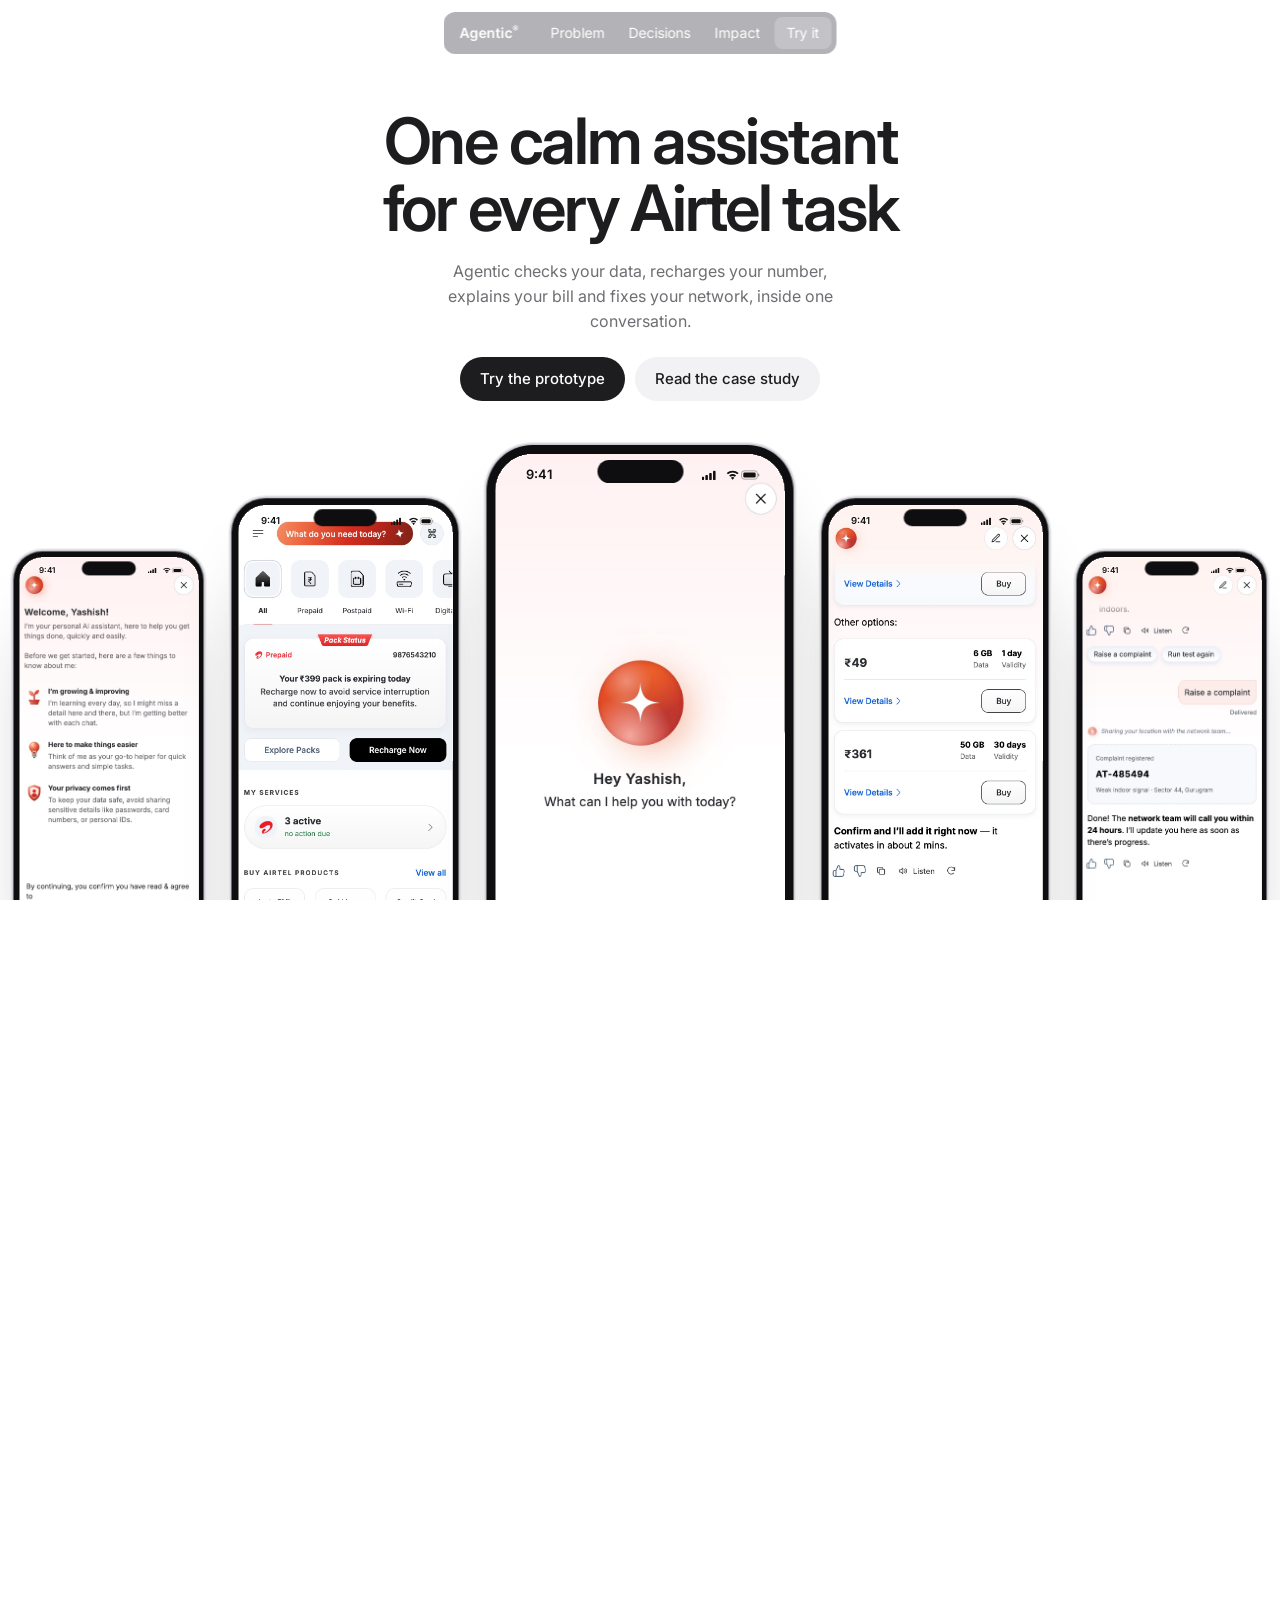
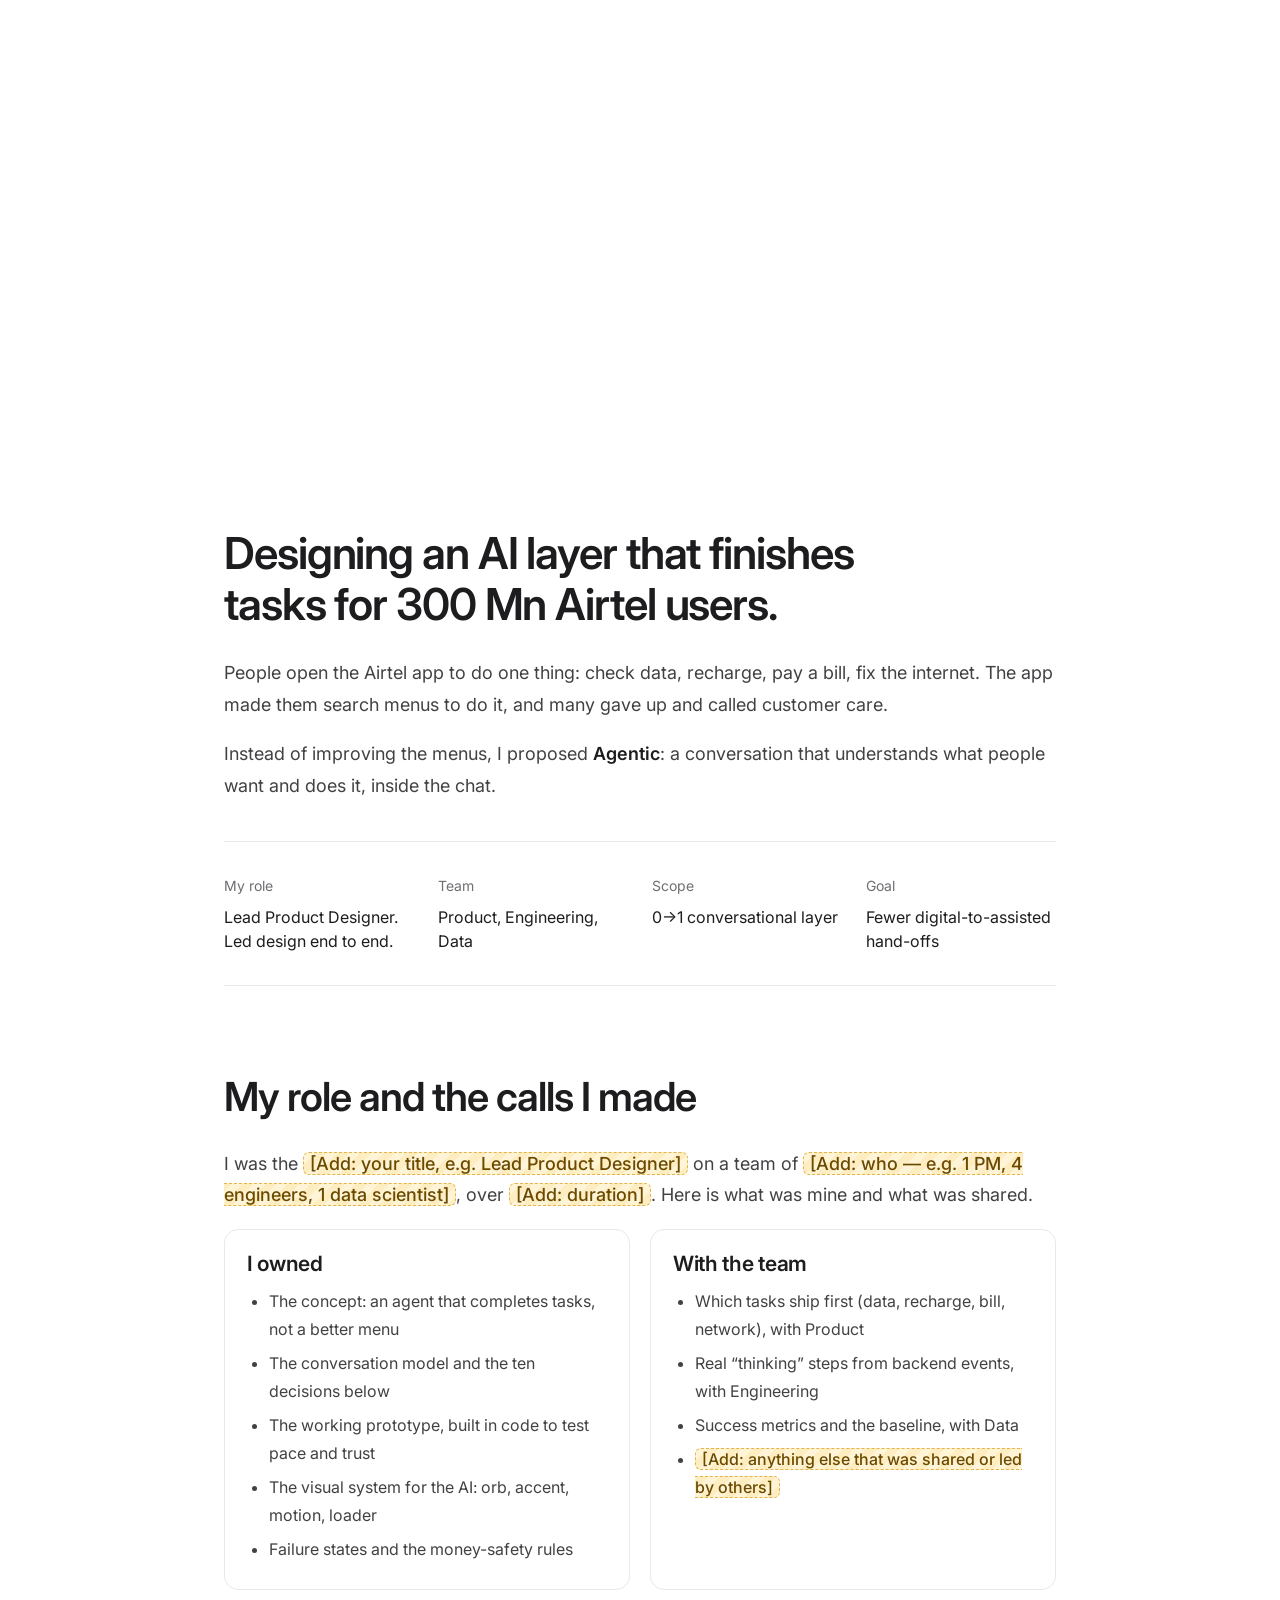
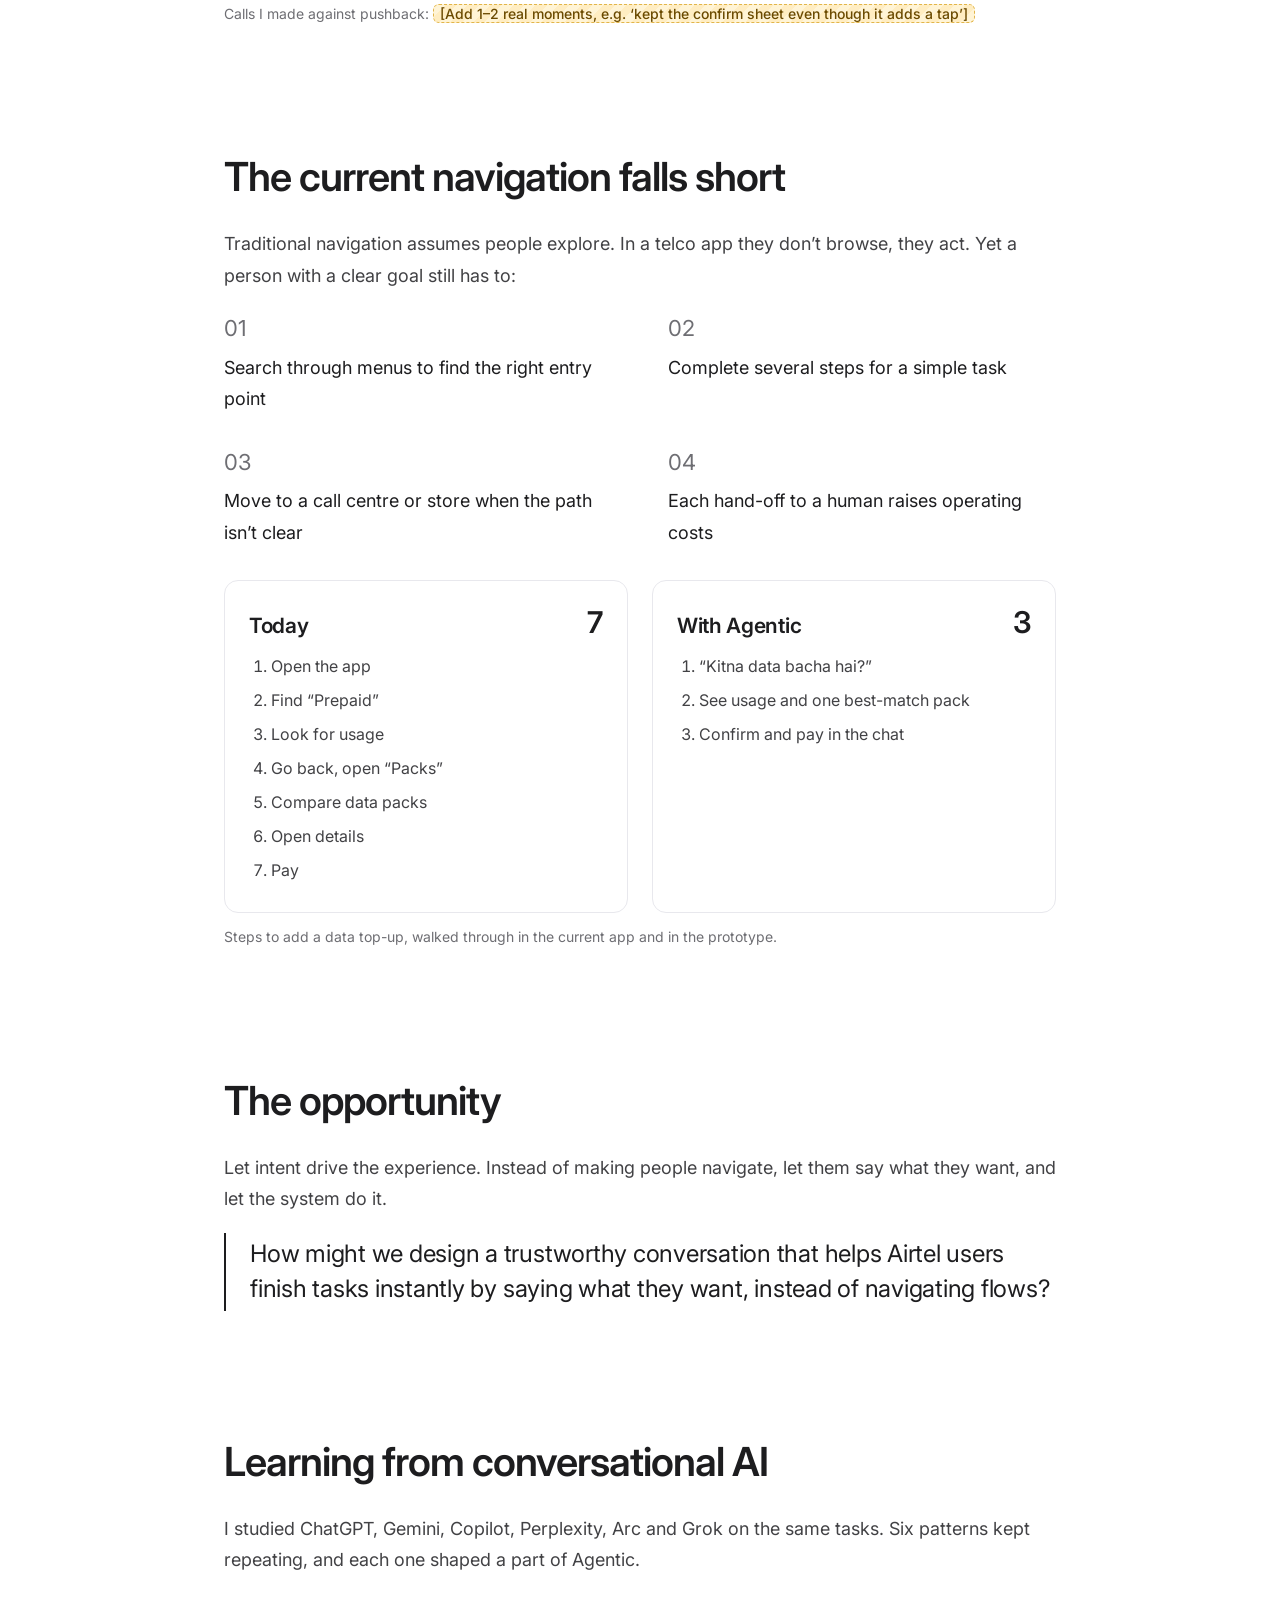
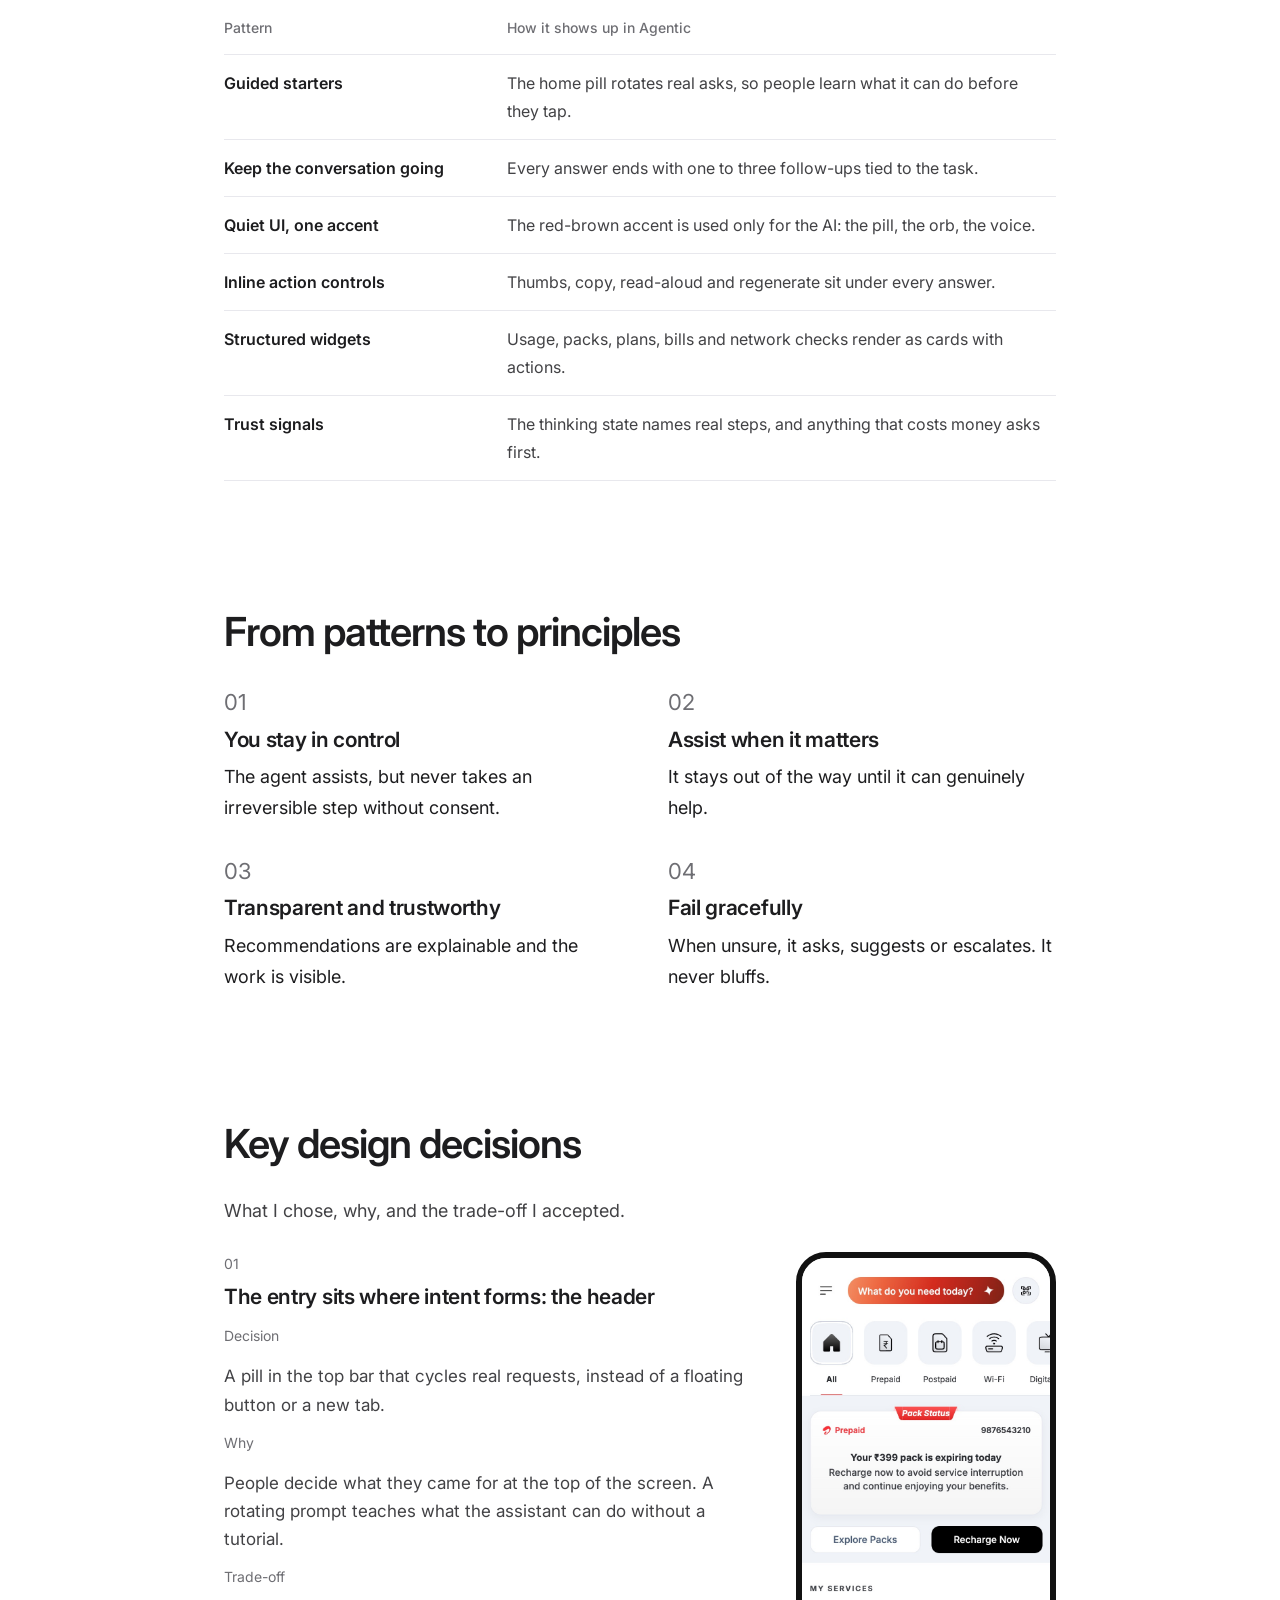
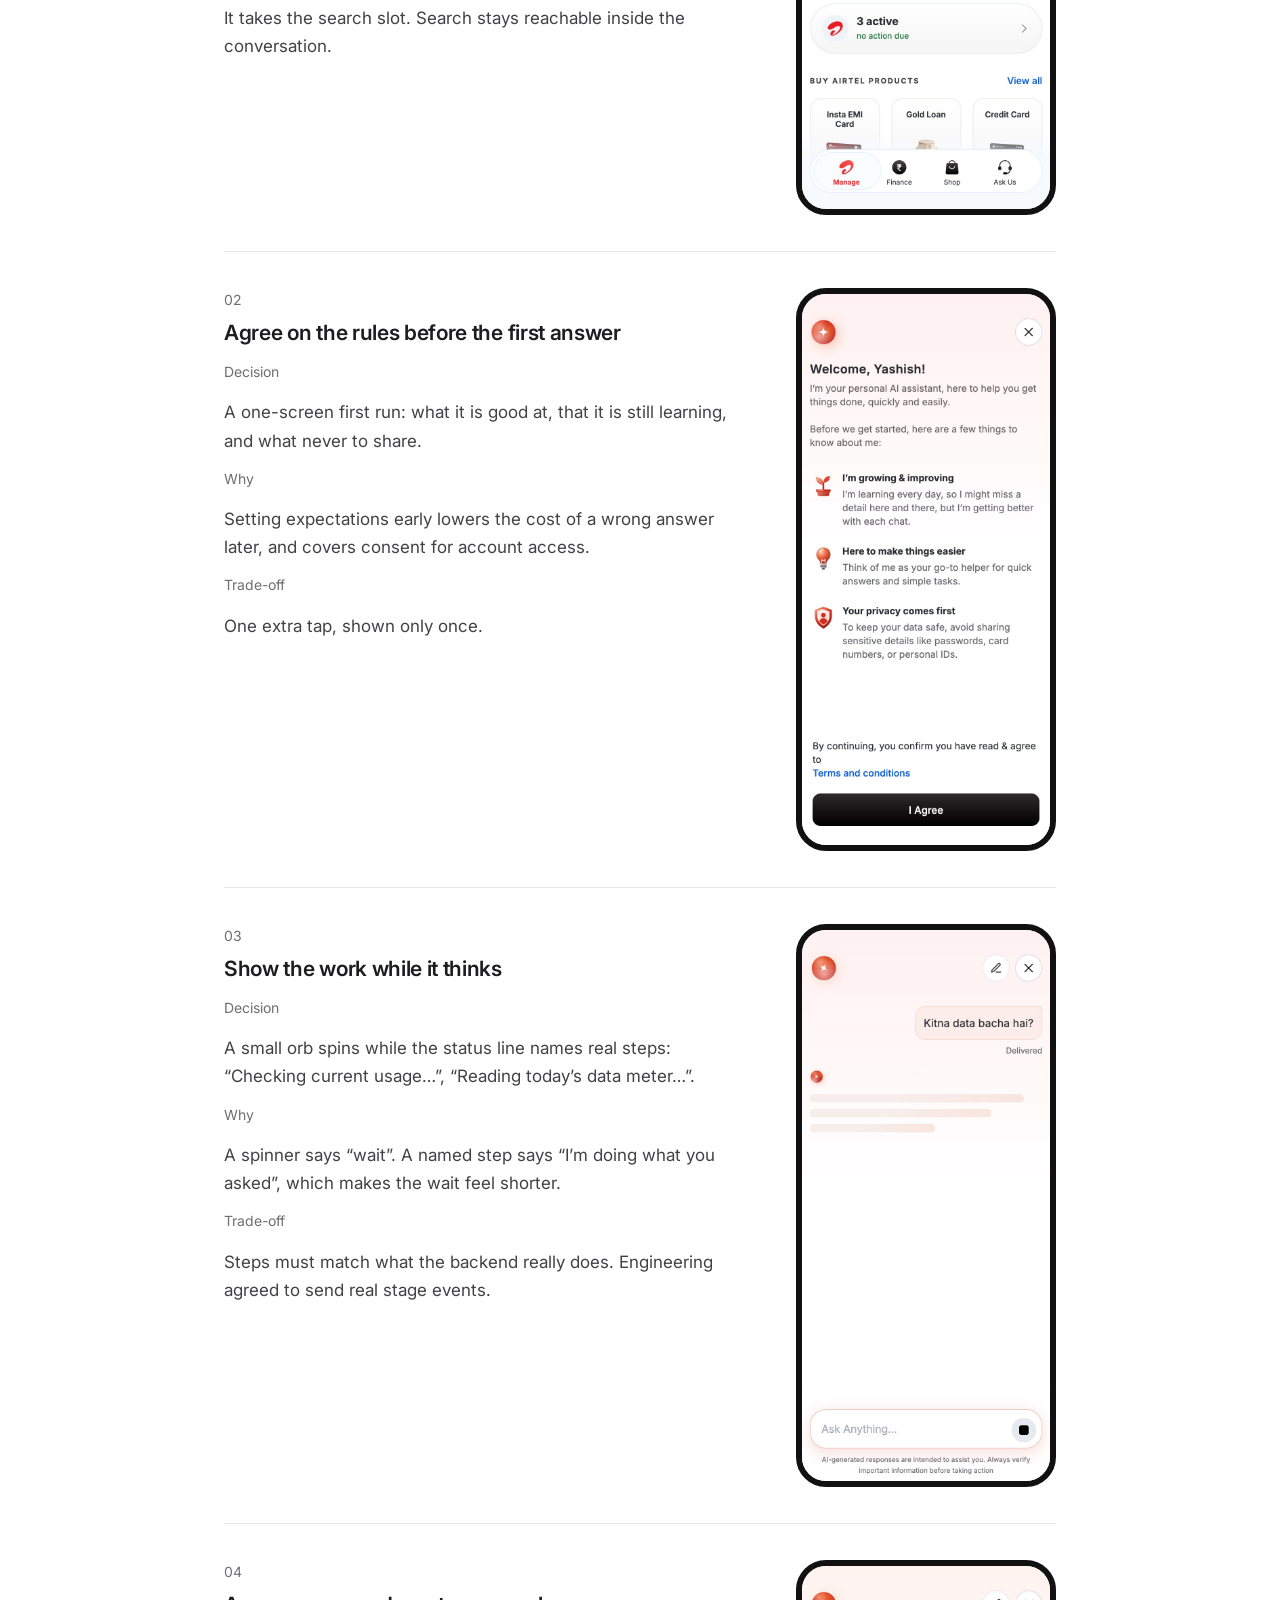
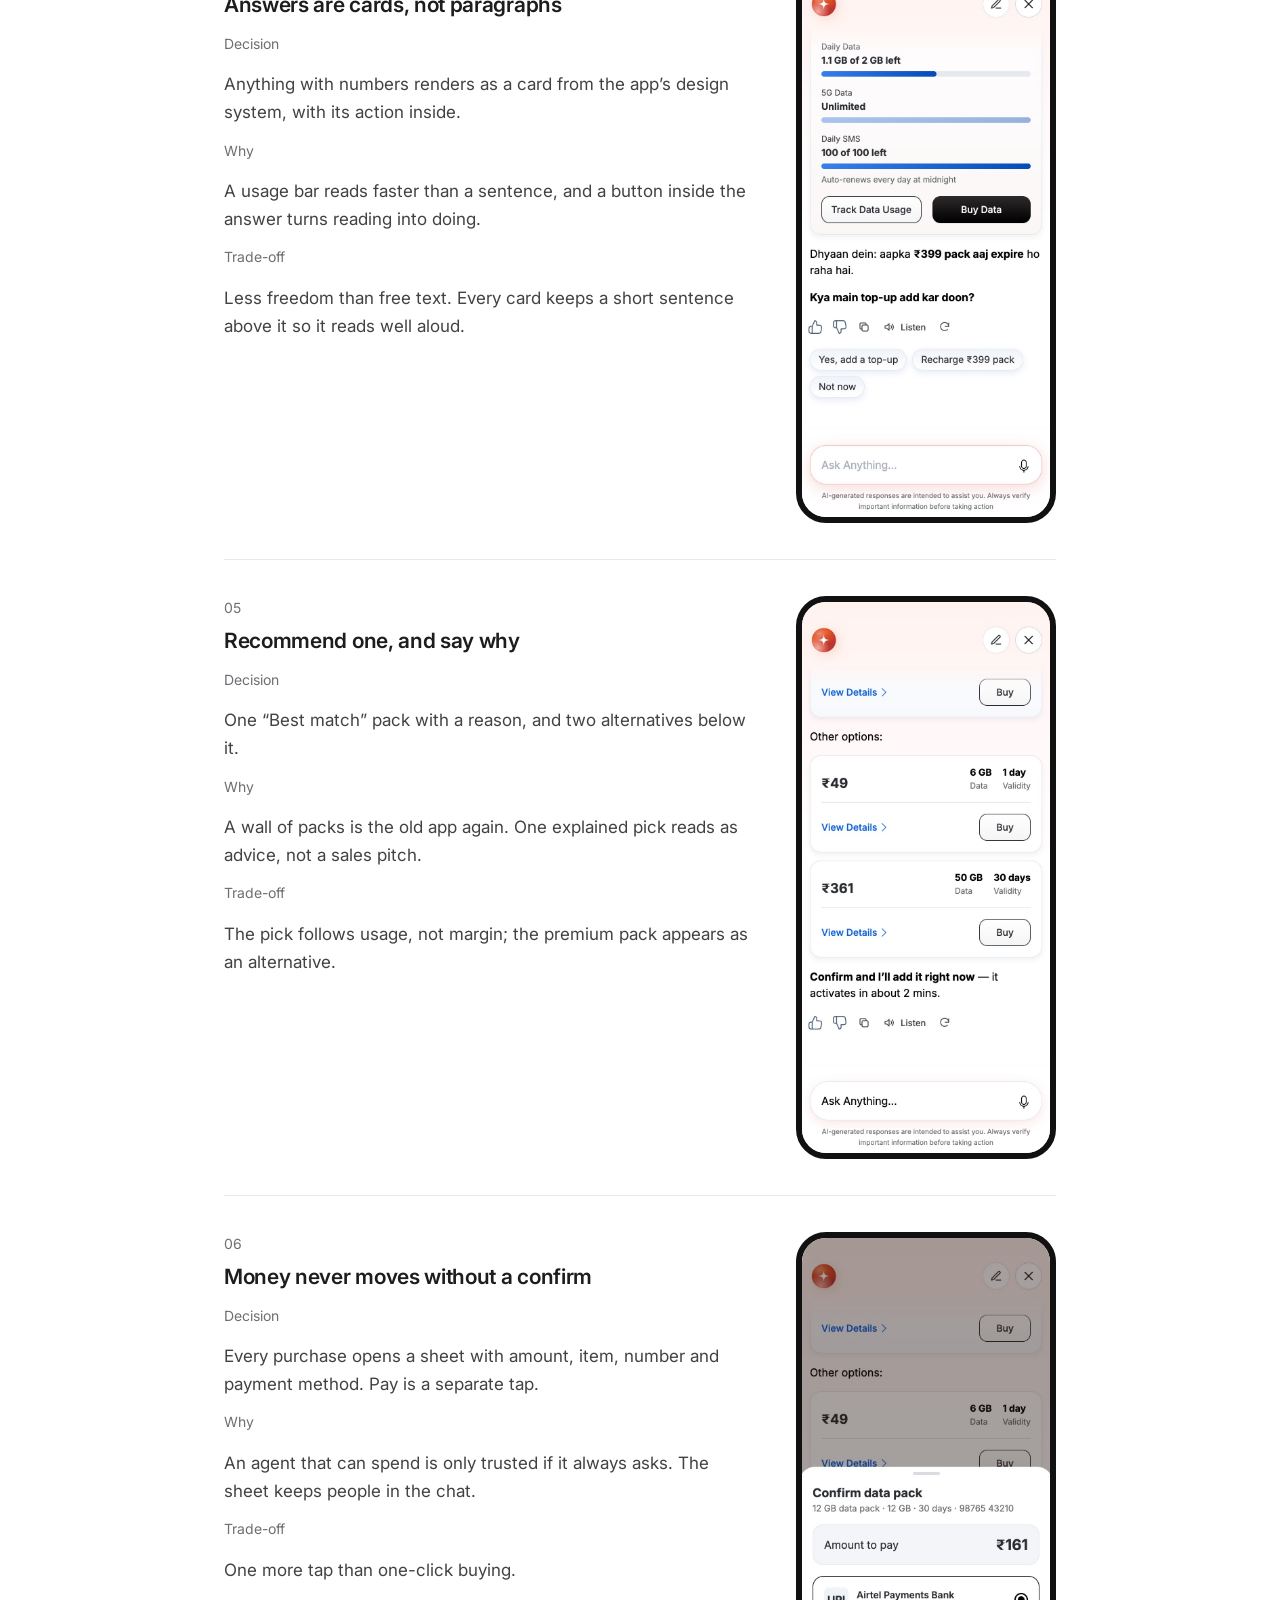
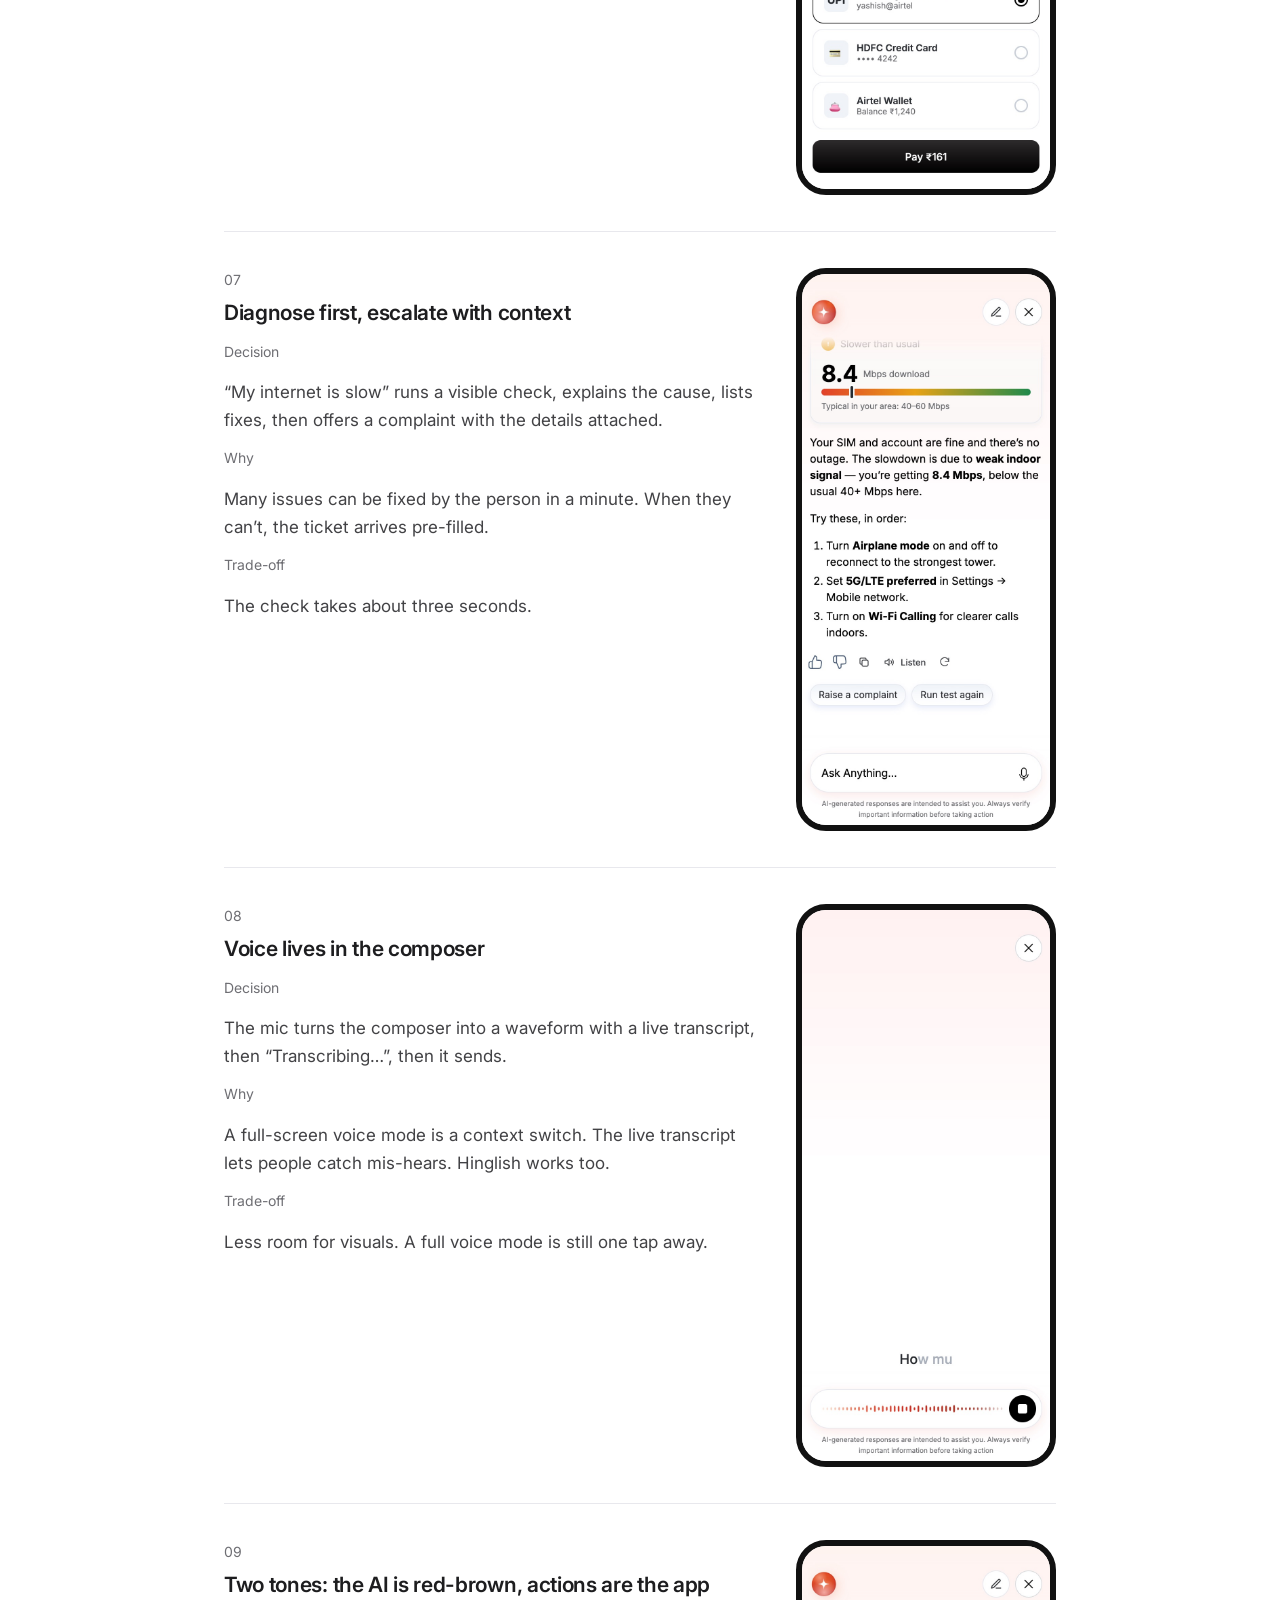
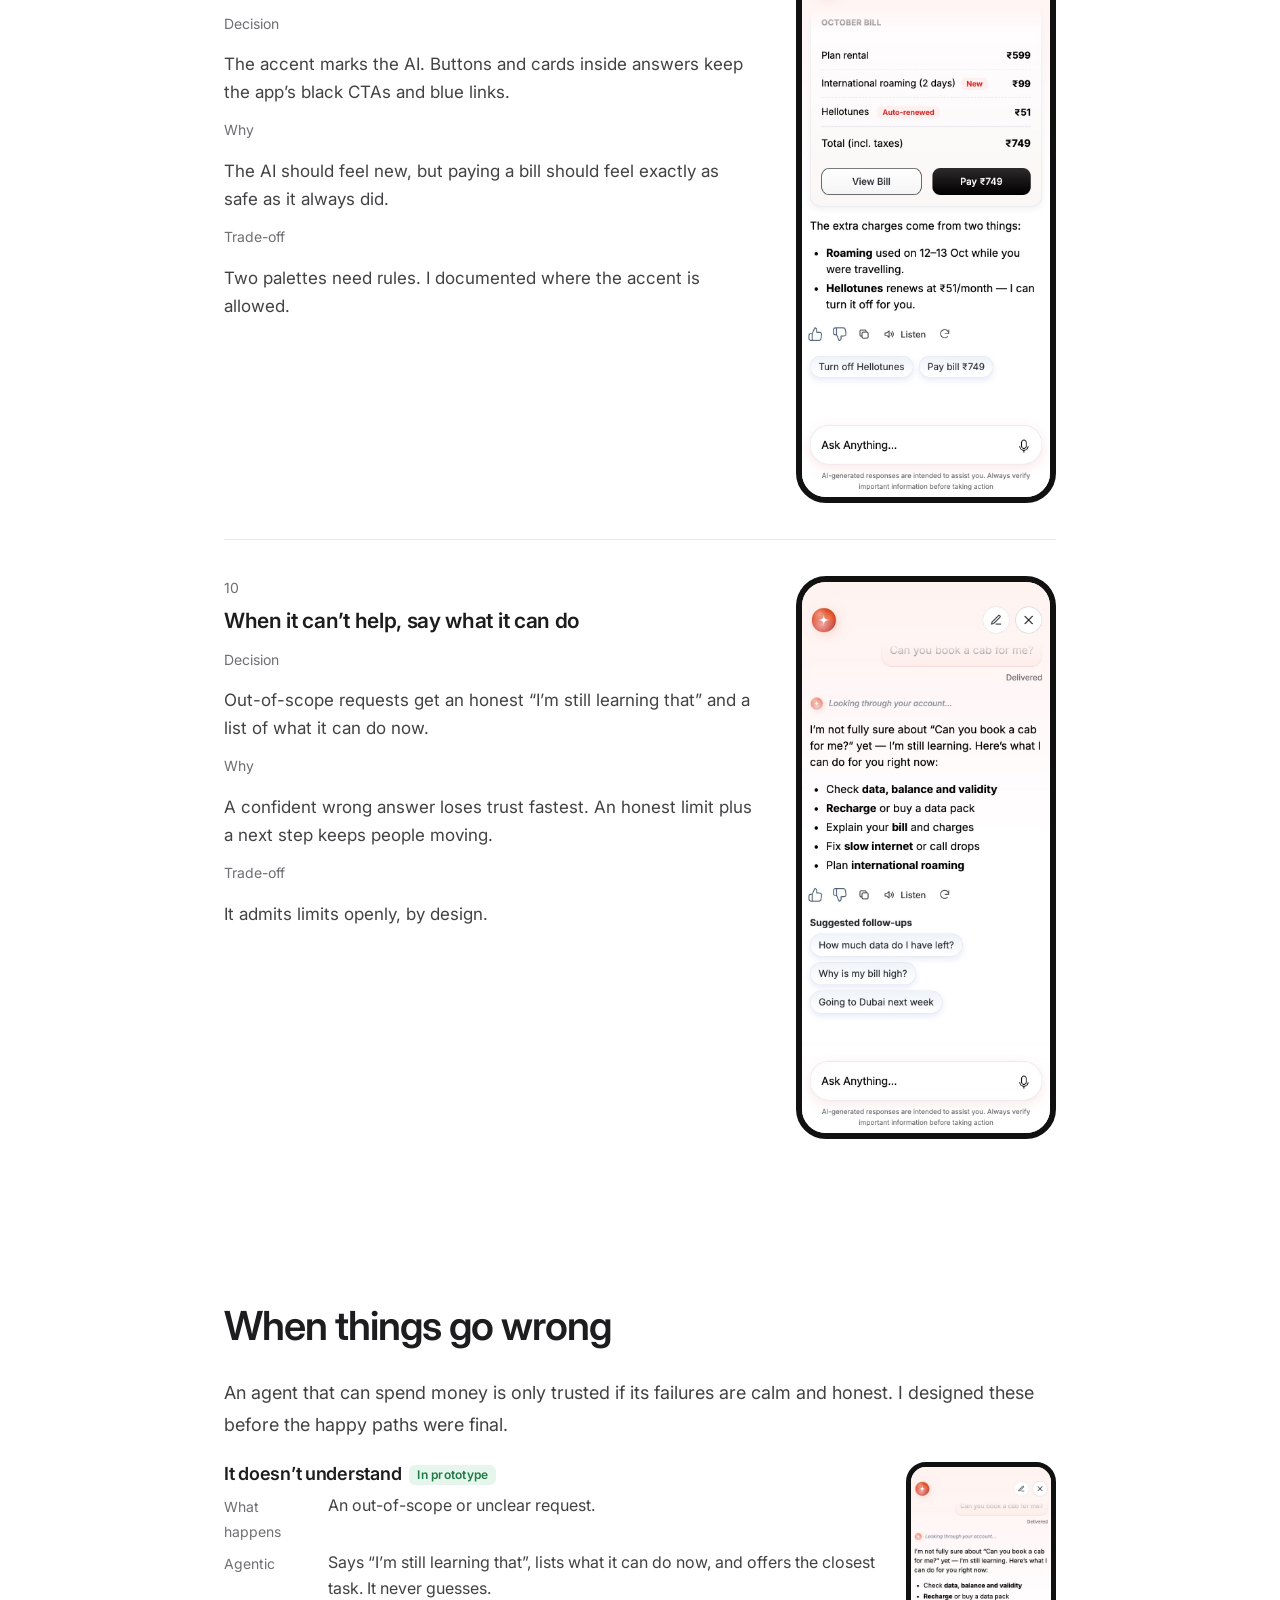
<file: case-study-2/index.html>
<!doctype html>
<html lang="en">
<head>
<meta charset="utf-8" />
<meta name="viewport" content="width=device-width, initial-scale=1, viewport-fit=cover" />
<title>Agentic — Case Study</title>
<meta name="description" content="How I designed Agentic, an AI layer for 300 Mn Airtel users that completes tasks instead of answering questions." />
<link rel="preconnect" href="https://fonts.googleapis.com" />
<link rel="preconnect" href="https://fonts.gstatic.com" crossorigin />
<link href="https://fonts.googleapis.com/css2?family=Inter:wght@400;500;600&display=swap" rel="stylesheet" />
<script>document.documentElement.classList.add('js')</script>
<style>
/* Layout: quiet editorial read — one centred column, pale hero panel, static screens; the live prototype sits in one section */
:root {
  --bg: #FFFFFF;
  --ink: #1D1D1F;
  --ink-2: #424245;
  --muted: #6E6E73;
  --line: #E8E8ED;
  --panel: #FDF2EE;
  --accent: #C4321F;
  --font: Inter, -apple-system, "SF Pro Text", system-ui, sans-serif;
}
* { box-sizing: border-box; }
html { scroll-behavior: smooth; -webkit-text-size-adjust: 100%; }
@media (prefers-reduced-motion: reduce) { html { scroll-behavior: auto; } * { transition: none !important; } }
.skip { position: absolute; left: 16px; top: -60px; z-index: 30; background: var(--ink); color: #fff; padding: 10px 16px; border-radius: 8px; text-decoration: none; font-size: 15px; }
.skip:focus { top: 8px; }
body { margin: 0; background: var(--bg); color: var(--ink); font: 400 18px/1.75 var(--font); -webkit-font-smoothing: antialiased; }
img { max-width: 100%; height: auto; display: block; }
a { color: inherit; }
button { font: inherit; color: inherit; cursor: pointer; }
h1, h2, h3 { font-weight: 600; letter-spacing: -.025em; margin: 0; text-wrap: balance; color: var(--ink); }
h1 { font-size: clamp(34px, 4.6vw, 52px); line-height: 1.12; }
h2 { font-size: clamp(28px, 3.4vw, 40px); line-height: 1.15; margin-bottom: 28px; }
h3 { font-size: 21px; line-height: 1.3; letter-spacing: -.015em; margin-bottom: 8px; }
p { margin: 0 0 18px; color: var(--ink-2); }
p:last-child { margin-bottom: 0; }
ul, ol { margin: 0 0 18px; padding-left: 22px; color: var(--ink-2); }
li { margin-bottom: 6px; }
b, strong { color: var(--ink); font-weight: 600; }



.col { max-width: 880px; margin: 0 auto; padding: 0 24px; }
.intro { padding: 96px 0 24px; }
.intro-title { font-size: clamp(30px, 3.8vw, 44px); line-height: 1.15; margin-bottom: 28px; }
.intro h1 { margin-bottom: 28px; }
.facts { display: grid; grid-template-columns: repeat(4, minmax(0, 1fr)); gap: 24px; padding: 32px 0; margin: 40px 0 0; border-top: 1px solid var(--line); border-bottom: 1px solid var(--line); }
.facts dt { font-size: 14px; color: var(--muted); margin-bottom: 6px; }
.facts dd { margin: 0; font-size: 16px; line-height: 1.5; }
@media (max-width: 720px) { .facts { grid-template-columns: 1fr 1fr; } }

section { padding: 64px 0; }
.numbered { display: grid; grid-template-columns: 1fr 1fr; gap: 28px 56px; margin-top: 8px; }
.numbered .n { font-size: 22px; color: var(--muted); margin-bottom: 4px; }
.numbered p { color: var(--ink); }
@media (max-width: 640px) { .numbered { grid-template-columns: 1fr; } }

.quote { border-left: 2px solid var(--ink); padding: 4px 0 4px 24px; font-size: 24px; line-height: 1.45; letter-spacing: -.01em; color: var(--ink); margin: 8px 0 0; }

.compare { display: grid; grid-template-columns: 1fr 1fr; gap: 24px; margin-top: 32px; }
.compare > div { border: 1px solid var(--line); border-radius: 14px; padding: 22px 24px; }
.compare h3 { display: flex; justify-content: space-between; align-items: baseline; }
.compare h3 span { font-size: 30px; font-weight: 600; }
.compare ol { margin: 10px 0 0; font-size: 16px; }
@media (max-width: 640px) { .compare { grid-template-columns: 1fr; } }
.small { font-size: 14px; color: var(--muted); margin-top: 12px; }

.table { width: 100%; border-collapse: collapse; font-size: 16px; margin-top: 8px; }
.table th, .table td { text-align: left; padding: 14px 12px 14px 0; border-bottom: 1px solid var(--line); vertical-align: top; }
.table th { font-weight: 500; color: var(--muted); font-size: 14px; }
.table td:first-child { font-weight: 600; color: var(--ink); width: 34%; }
.table td { color: var(--ink-2); }
.table-wrap { overflow-x: auto; }

.decision { display: grid; grid-template-columns: minmax(0, 1fr) 260px; gap: 40px; padding: 36px 0; border-top: 1px solid var(--line); align-items: start; }
.decision:first-of-type { border-top: 0; padding-top: 8px; }
.decision .n { font-size: 14px; color: var(--muted); margin-bottom: 6px; }
.decision dl { margin: 14px 0 0; display: grid; gap: 12px; }
.decision dt { font-size: 14px; color: var(--muted); }
.decision dd { margin: 2px 0 0; font-size: 17px; line-height: 1.65; color: var(--ink-2); }
.decision img { width: 100%; aspect-ratio: 375 / 812; object-fit: cover; object-position: top; border-radius: 30px; border: 6px solid #111; }
@media (max-width: 720px) { .decision { grid-template-columns: 1fr; } .decision img { width: min(260px, 100%); } }

.flow { display: grid; gap: 10px; margin-top: 8px; }
.flow-row { display: flex; flex-wrap: wrap; gap: 8px; align-items: center; font-size: 15px; }
.flow-row .lbl { width: 92px; flex: none; font-size: 14px; color: var(--muted); }
.flow-row .node { border: 1px solid var(--line); border-radius: 8px; padding: 6px 12px; background: #FAFAFC; }
.flow-row .arr { color: var(--muted); }

.screens { display: grid; grid-template-columns: repeat(4, minmax(0, 1fr)); gap: 24px; margin-top: 12px; }
.screens figure { margin: 0; }
.screens img { aspect-ratio: 375 / 812; object-fit: cover; object-position: top; border-radius: 22px; border: 5px solid #111; width: 100%; }
.screens figcaption { font-size: 13px; color: var(--muted); margin-top: 8px; line-height: 1.4; }
@media (max-width: 720px) { .screens { grid-template-columns: 1fr 1fr; } }

.try { display: grid; grid-template-columns: minmax(0, 1fr) auto; gap: 48px; align-items: start; }
.phone { width: 300px; height: 650px; border-radius: 44px; padding: 9px; background: #111; flex: none; }
.phone .screen { width: 100%; height: 100%; border-radius: 36px; overflow: hidden; background: #fff; }
.phone iframe { border: 0; width: 375px; height: 812px; transform: scale(calc(282 / 375)); transform-origin: 0 0; display: block; }
.scen { display: grid; gap: 8px; margin-top: 18px; }
.scen button { text-align: left; background: none; border: 1px solid var(--line); border-radius: 10px; padding: 12px 16px; font-size: 16px; min-height: 44px; transition: border-color .2s ease, background-color .2s ease; }
.scen button:hover { border-color: var(--ink); }
.scen button.on { border-color: var(--ink); background: #FAFAFC; }
.scen button small { display: block; font-size: 14px; color: var(--muted); }
@media (max-width: 760px) { .try { grid-template-columns: 1fr; } .phone { margin: 0 auto; } }

.btn { transition: opacity .2s ease; display: inline-flex; align-items: center; height: 44px; padding: 0 20px; border-radius: 99px; background: var(--ink); color: #fff; text-decoration: none; font-size: 15px; font-weight: 500; }
.outro { text-align: center; padding: 88px 24px 96px; border-top: 1px solid var(--line); margin-top: 32px; }
.outro p { max-width: 52ch; margin: 0 auto 28px; }
footer { border-top: 1px solid var(--line); padding: 24px; font-size: 14px; color: var(--muted); text-align: center; }
:focus-visible { outline: 2px solid var(--accent); outline-offset: 3px; border-radius: 6px; }
.btn:hover { opacity: .85; }

/* ===== Landing (after the reference video): hero fan → pinned phone, panels rise, copy scrolls, screens stack ===== */
.pillnav { position: fixed; z-index: 40; top: calc(12px + env(safe-area-inset-top)); left: 50%; transform: translateX(-50%); display: flex; align-items: center; gap: 4px; padding: 5px 5px 5px 16px; border-radius: 12px; background: rgba(150, 150, 156, .72); backdrop-filter: blur(14px); -webkit-backdrop-filter: blur(14px); color: #fff; font-size: 14px; white-space: nowrap; }
.pillnav a { text-decoration: none; color: #fff; }
.pn-brand { font-weight: 600; margin-right: 18px; }
.pn-brand sup { font-size: 9px; }
.pn-link { padding: 0 10px; min-height: 32px; display: inline-flex; align-items: center; border-radius: 8px; transition: background-color .2s; }
.pn-link:hover { background: rgba(255,255,255,.18); }
.pn-cta { min-height: 32px; display: inline-flex; align-items: center; padding: 0 12px; border-radius: 8px; background: rgba(255,255,255,.22); transition: background-color .2s; }
.pn-cta:hover { background: rgba(255,255,255,.32); }
@media (max-width: 520px) { .pn-link { display: none; } }

.show { position: relative; padding: 0; height: 560vh;
  --w: min(24vw, calc((100vh - 120px) * .4618), 360px);   /* pinned phone width */
  --h: calc(var(--w) * 2.1653);                             /* pinned phone height */
  --pw: min(440px, calc((100vw - var(--w) - 112px) / 2)); } /* side panel width */
.show-stage { position: sticky; top: 0; height: 100vh; overflow: hidden; }
.show-hero { position: absolute; z-index: 0; left: 0; right: 0; top: 0; padding: 12vh 24px 0; text-align: center; will-change: transform; }
.show-hero h1 { font-size: clamp(38px, 5.2vw, 64px); line-height: 1.04; letter-spacing: -.035em; max-width: 19ch; margin: 0 auto 18px; }
.show-hero p { max-width: 42ch; margin: 0 auto; font-size: 16px; line-height: 1.55; color: var(--muted); }
.hero-cta { display: flex; gap: 10px; justify-content: center; margin-top: 24px; }
.hero-cta .btn { white-space: nowrap; }
@media (max-width: 420px) { .hero-cta .btn { padding: 0 16px; font-size: 14px; } }
.btn-soft { background: #F2F2F4; color: var(--ink); }

/* Phones: dark body, silver rim, dynamic island, status bar on every screen */
.fan { position: absolute; z-index: 2; left: 50%; top: 0; width: 0; height: 0; }
.ph { position: absolute; left: 0; top: 0; width: var(--s); aspect-ratio: 375 / 812; padding: calc(var(--s) * .03); border-radius: calc(var(--s) * .15); background: #0E0E10;
  box-shadow: 0 0 0 1.5px #C7C7CC, 0 0 0 3px #ECECEF, 0 44px 80px -40px rgba(0,0,0,.45); will-change: transform; }
.ph::after { content: ""; position: absolute; z-index: 5; top: calc(var(--s) * .05); left: 50%; width: calc(var(--s) * .28); height: calc(var(--s) * .075); transform: translateX(-50%); border-radius: 99px; background: #0E0E10; }
.ph-c { --s: var(--w); z-index: 3; }
.ph-l1, .ph-r1 { --s: calc(var(--w) * .74); z-index: 2; }
.ph-l2, .ph-r2 { --s: calc(var(--w) * .62); z-index: 1; }
.scrn { position: relative; width: 100%; height: 100%; overflow: hidden; border-radius: calc(var(--s) * .12); background: #fff; isolation: isolate; }
.card { position: absolute; inset: 0; overflow: hidden; background: #fff; will-change: transform; }
.card img { width: 100%; height: 100%; max-width: none; object-fit: cover; object-position: top; }
.card + .card { border-radius: calc(var(--s) * .09) calc(var(--s) * .09) 0 0; box-shadow: 0 -14px 34px -12px rgba(0,0,0,.28); transform: translateY(calc(100% + 60px)); }
.card::before { content: "9:41"; position: absolute; z-index: 2; top: 0; left: 0; right: 0; height: calc(var(--s) * .14); padding-left: calc(var(--s) * .1); display: flex; align-items: center; font: 600 calc(var(--s) * .042)/1 var(--font); color: #111;
  background: url("data:image/svg+xml,%3Csvg xmlns='http://www.w3.org/2000/svg' viewBox='0 0 68 12' fill='%23111'%3E%3Crect y='8' width='3' height='4' rx='1'/%3E%3Crect x='4.5' y='6' width='3' height='6' rx='1'/%3E%3Crect x='9' y='3.5' width='3' height='8.5' rx='1'/%3E%3Crect x='13.5' y='1' width='3' height='11' rx='1'/%3E%3Cpath d='M29.5 3.6a10.5 10.5 0 0 1 14 0l-1.5 1.6a8.3 8.3 0 0 0-11 0zM32.4 6.6a6.3 6.3 0 0 1 8.2 0l-1.5 1.6a4.1 4.1 0 0 0-5.2 0zM36.5 11.6l-2.1-2.2a3 3 0 0 1 4.2 0z'/%3E%3Crect x='47' y='1' width='18.5' height='10' rx='3' fill='none' stroke='%23111' stroke-opacity='.4'/%3E%3Crect x='49' y='3' width='14.5' height='6' rx='1.6'/%3E%3Crect x='66.4' y='4.3' width='1.6' height='3.4' rx='.8' fill-opacity='.45'/%3E%3C/svg%3E") no-repeat right calc(var(--s) * .08) center / calc(var(--s) * .19) auto; }
.fan .ph[data-go] { cursor: pointer; transition: translate .4s cubic-bezier(.2,.8,.2,1); }
.fan .ph[data-go]:hover { translate: 0 -10px; }
@keyframes rise { from { translate: 0 90px; opacity: 0; } }
@keyframes fadeUp { from { transform: translateY(16px); opacity: 0; } }
.fan .ph { animation: rise 1s cubic-bezier(.2,.8,.2,1) backwards; }
.ph-c { animation-delay: .05s !important; } .ph-l1, .ph-r1 { animation-delay: .16s !important; } .ph-l2, .ph-r2 { animation-delay: .26s !important; }
.show-hero > * { animation: fadeUp .8s cubic-bezier(.2,.8,.2,1) backwards; }
.show-hero p { animation-delay: .08s; } .hero-cta { animation-delay: .14s; }

/* Side panels: rise from below, then the copy scrolls through them chapter by chapter */
.panel { position: absolute; z-index: 1; top: 0; height: var(--h); width: var(--pw); overflow: hidden; border-radius: 28px; background: #F2F2F4; transform: translateY(110vh); will-change: transform; }
.panel-l { right: calc(50% + var(--w) / 2 + 24px); }
.panel-r { left: calc(50% + var(--w) / 2 + 24px); }
.track { position: absolute; left: 0; right: 0; top: 0; bottom: 0; will-change: transform; }
.clip { position: absolute; inset: 0; overflow: hidden; }
.panel-l .clip { top: 76px; }
.panel-l::before { content: ""; position: absolute; z-index: 2; top: 76px; left: 0; right: 0; height: 28px; background: linear-gradient(#F2F2F4, rgba(242,242,244,0)); pointer-events: none; }
.panel-r::before, .panel-r::after { content: ""; position: absolute; z-index: 2; left: 0; right: 0; height: 40px; pointer-events: none; }
.panel-r::before { top: 0; background: linear-gradient(#F2F2F4, rgba(242,242,244,0)); }
.panel-r::after { bottom: 0; background: linear-gradient(rgba(242,242,244,0), #F2F2F4); }
.chap { position: absolute; left: 0; right: 0; top: calc(var(--i) * 100%); height: 100%; padding: 0 clamp(24px, 2.6vw, 40px) clamp(28px, 4vh, 44px); display: flex; flex-direction: column; justify-content: flex-end; }
.panel-r .chap { justify-content: center; padding-top: clamp(28px, 4vh, 44px); }
.chap h2 { font-size: clamp(26px, 2.5vw, 36px); line-height: 1.06; letter-spacing: -.03em; margin-bottom: 14px; max-width: 12ch; }
.chap p { font-size: 15px; line-height: 1.6; color: var(--muted); margin-bottom: 0; }
.chap h3 { font-size: 17px; margin: 24px 0 6px; }
.chap h3:first-child { margin-top: 0; }
.try-link { align-self: flex-start; display: inline-flex; align-items: center; gap: 8px; min-height: 40px; margin-top: 26px; padding: 0 16px; border-radius: 99px; background: var(--ink); color: #fff; font-size: 14px; font-weight: 500; text-decoration: none; transition: opacity .2s; }
.try-link:hover { opacity: .85; }
.try-link svg { transition: transform .25s cubic-bezier(.2,.8,.2,1); }
.try-link:hover svg { transform: translateX(3px); }

/* Chapter rail: where you are, and a shortcut to any chapter */
.rail { position: absolute; z-index: 3; top: 24px; left: clamp(24px, 2.6vw, 40px); right: clamp(24px, 2.6vw, 40px); display: grid; grid-template-columns: repeat(4, minmax(0, 1fr)); gap: 6px; }
.rail button { position: relative; min-height: 44px; padding: 12px 0 0; border: 0; background: none; text-align: left; font-size: 13px; color: #9A9AA0; transition: color .25s; }
.rail button::before, .rail i { content: ""; position: absolute; top: 0; left: 0; width: 100%; height: 3px; border-radius: 2px; background: #DCDCE0; }
.rail i { background: var(--ink); transform-origin: 0 50%; transform: scaleX(var(--f, 0)); }
.rail b { font-weight: 500; color: inherit; font-variant-numeric: tabular-nums; opacity: .55; margin-right: 3px; }
.rail button:hover, .rail button.on { color: var(--ink); }
.rail button.on { font-weight: 500; }

/* Phone-width chapters (built from the panels by the script) */
.mchaps { display: none; }
.js .rv { opacity: 0; transform: translateY(24px); transition: opacity .6s ease, transform .7s cubic-bezier(.2,.8,.2,1); }
.js .rv.in { opacity: 1; transform: none; }

@media (max-width: 899px), (prefers-reduced-motion: reduce) {
  .show { height: auto !important; --w: min(230px, 58vw); }
  .show-stage { position: static; height: auto; overflow: visible; padding: 92px 0 8px; }
  .show-hero { position: static; transform: none !important; padding: 0 24px; }
  .fan { position: relative; left: auto; width: auto; height: auto; display: flex; justify-content: center; align-items: flex-start; margin-top: 40px; padding: 4px 0 40px; overflow: hidden; }
  .fan .ph { position: relative; flex: none; transform: none !important; }
  .ph-l2, .ph-r2 { display: none; }
  .ph-l1 { margin: 30px 16px 0 0; } .ph-r1 { margin: 30px 0 0 16px; }
  .ph-c .card + .card { display: none; }
  .panel { position: static; width: auto; height: auto; transform: none !important; margin: 0 16px 16px; padding: 24px 0; }
  .clip, .track { position: static; transform: none !important; }
  .chap { position: static; display: none; padding: 0 24px; }
  .chap[data-i="0"] { display: flex; }
  .rail { display: none; }
  .js .panel { display: none; }
  .js .mchaps { display: grid; gap: 16px; padding: 0 16px 24px; }
  .mch { display: flex; flex-direction: column; padding: 28px 24px; border-radius: 24px; background: #F2F2F4; }
  .mch-k { font-size: 13px; font-weight: 500; color: var(--muted); margin-bottom: 10px; }
  .mch h2 { font-size: 28px; line-height: 1.1; letter-spacing: -.03em; margin-bottom: 12px; }
  .mch p { font-size: 15px; line-height: 1.6; color: var(--muted); margin-bottom: 0; }
  .mch h3 { font-size: 17px; margin: 20px 0 4px; }
  .mch .ph { --s: min(220px, 58vw); position: relative; margin: 28px auto 8px; }
}
@media (prefers-reduced-motion: reduce) { .fan .ph, .show-hero > * { animation: none; } .js .rv { opacity: 1; transform: none; } }

/* ===== Feedback round: role, failure states, process, evidence, impact, reflection ===== */
.fill { background: repeating-linear-gradient(135deg, #FFF4D6 0 8px, #FFEDC2 8px 16px); color: #6B4A00; border: 1px dashed #E2B54A; border-radius: 6px; padding: 0 6px; font-weight: 500; }
.note { font-size: 14px; color: var(--muted); background: #F7F7F9; border-radius: 12px; padding: 12px 16px; margin: 0 0 24px; }
.role-grid { display: grid; grid-template-columns: 1fr 1fr; gap: 20px; margin-top: 8px; }
.role-grid > div { border: 1px solid var(--line); border-radius: 14px; padding: 20px 22px; }
.role-grid h3 { margin-bottom: 10px; }
.role-grid ul { margin: 0; font-size: 16px; }
@media (max-width: 640px) { .role-grid { grid-template-columns: 1fr; } }
.fail { display: grid; gap: 0; margin-top: 8px; }
.fail-row { display: grid; grid-template-columns: minmax(0, 1fr) 150px; gap: 28px; padding: 24px 0; border-top: 1px solid var(--line); align-items: start; }
.fail-row:first-child { border-top: 0; padding-top: 4px; }
.fail-row h3 { font-size: 18px; }
.fail-row dl { margin: 8px 0 0; display: grid; grid-template-columns: 92px 1fr; gap: 6px 12px; font-size: 16px; }
.fail-row dt { color: var(--muted); font-size: 14px; padding-top: 2px; }
.fail-row dd { margin: 0; color: var(--ink-2); line-height: 1.6; }
.fail-row img { width: 100%; aspect-ratio: 375 / 812; object-fit: cover; object-position: top; border-radius: 20px; border: 5px solid #111; }
.tag { display: inline-block; font-size: 12px; font-weight: 600; letter-spacing: .02em; padding: 2px 8px; border-radius: 6px; margin-left: 8px; vertical-align: middle; }
.tag.built { background: #E7F6EC; color: #1F7A45; } .tag.designed { background: #EEF0F6; color: #4A5470; }
@media (max-width: 640px) { .fail-row { grid-template-columns: 1fr; } .fail-row img { width: 150px; } }
.proc { display: grid; grid-template-columns: repeat(4, minmax(0, 1fr)); gap: 16px; margin-top: 12px; }
.proc figure { margin: 0; }
.proc img { width: 100%; aspect-ratio: 420 / 860; object-fit: cover; border-radius: 16px; border: 1px solid var(--line); }
.proc .n { font-size: 13px; color: var(--muted); margin-top: 10px; }
.proc figcaption { font-size: 14px; line-height: 1.5; color: var(--ink-2); margin-top: 4px; }
.proc figcaption b { display: block; color: var(--ink); }
.proc-logos { display: grid; grid-template-columns: repeat(4, minmax(0, 1fr)); gap: 12px; margin-top: 12px; }
.proc-logos img { width: 100%; aspect-ratio: 1; object-fit: cover; border-radius: 14px; }
.proc-logos span { display: block; font-size: 13px; color: var(--muted); margin-top: 6px; line-height: 1.4; }
.crossed { text-decoration: line-through; text-decoration-color: rgba(196,50,31,.6); color: var(--muted); }
@media (max-width: 720px) { .proc, .proc-logos { grid-template-columns: 1fr 1fr; } }
.calc { border: 1px solid var(--line); border-radius: 16px; padding: 22px 24px; margin-top: 12px; display: grid; grid-template-columns: minmax(0, 1fr) minmax(0, 1fr); gap: 28px; }
.calc label { display: block; font-size: 14px; color: var(--muted); margin-bottom: 14px; }
.calc input { display: block; width: 100%; margin-top: 6px; font: 500 17px/1 var(--font); color: var(--ink); padding: 10px 12px; border: 1px solid var(--line); border-radius: 10px; background: #fff; }
.calc input:focus { outline: 2px solid var(--accent); outline-offset: 1px; border-color: transparent; }
.calc-out { background: #FBF4F1; border-radius: 14px; padding: 20px; display: flex; flex-direction: column; gap: 14px; }
.calc-out small { display: block; font-size: 13px; color: var(--muted); }
.calc-out b { font-size: 30px; line-height: 1.1; letter-spacing: -.02em; font-variant-numeric: tabular-nums; }
.calc-out .big b { font-size: 40px; color: var(--accent); }
.calc-out p { font-size: 13px; color: var(--muted); margin: 0; }
@media (max-width: 720px) { .calc { grid-template-columns: 1fr; } }
</style>
</head>
<body>
<a class="skip" href="#main">Skip to content</a>



<nav class="pillnav" aria-label="Case study">
  <a class="pn-brand" href="#top">Agentic<sup>®</sup></a>
  <a class="pn-link" href="#problem">Problem</a>
  <a class="pn-link" href="#decisions">Decisions</a>
  <a class="pn-link" href="#impact">Impact</a>
  <a class="pn-cta" href="#try">Try it</a>
</nav>

<!-- Landing: hero fan → pinned phone. Panels rise, copy scrolls through them, each screen slides up as a stacked card -->
<section class="show" id="top" aria-label="Agentic overview">
  <div class="show-stage" id="stage">
    <header class="show-hero" id="showHero">
      <h1>One calm assistant for every Airtel task</h1>
      <p>Agentic checks your data, recharges your number, explains your bill and fixes your network, inside one conversation.</p>
      <div class="hero-cta"><a class="btn" href="#try">Try the prototype</a><a class="btn btn-soft" href="#main">Read the case study</a></div>
    </header>

    <div class="panel panel-l" id="panelL">
      <div class="rail" id="rail" role="group" aria-label="Chapters">
        <button type="button" data-label="Ask"><i></i><b>01</b> Ask</button>
        <button type="button" data-label="Answer"><i></i><b>02</b> Answer</button>
        <button type="button" data-label="Confirm"><i></i><b>03</b> Confirm</button>
        <button type="button" data-label="Fix"><i></i><b>04</b> Fix</button>
      </div>
      <div class="clip"><div class="track">
        <div class="chap" data-i="0" style="--i:0"><h2>Say it the way you’d say it.</h2><p>“Kitna data bacha hai?” is enough. People type or speak in English or Hinglish, and the assistant works out the task.</p></div>
        <div class="chap" data-i="1" style="--i:1"><h2>Answers you can act on.</h2><p>Numbers come back as cards from the app’s own design system, with the next action inside the answer.</p></div>
        <div class="chap" data-i="2" style="--i:2"><h2>Nothing moves without you.</h2><p>Every payment opens a confirm sheet in the chat. The agent suggests; the person decides.</p></div>
        <div class="chap" data-i="3" style="--i:3"><h2>Diagnose first, then escalate.</h2><p>“My internet is slow” runs a visible check, names the cause and lists fixes. If that fails, the complaint arrives pre-filled.</p></div>
      </div></div>
    </div>

    <div class="fan" aria-hidden="true">
      <div class="ph ph-l2" data-go="0"><div class="scrn"><div class="card"><img src="img/onboarding.jpg" alt="" width="750" height="1624" /></div></div></div>
      <div class="ph ph-l1" data-go="0"><div class="scrn"><div class="card"><img src="img/home.jpg" alt="" width="750" height="1624" /></div></div></div>
      <div class="ph ph-c" id="phC"><div class="scrn">
        <div class="card"><img src="img/landing.jpg" alt="" width="750" height="1624" /></div>
        <div class="card"><img src="img/usage.jpg" alt="" width="750" height="1624" /></div>
        <div class="card"><img src="img/payment.jpg" alt="" width="750" height="1624" /></div>
        <div class="card"><img src="img/network.jpg" alt="" width="750" height="1624" /></div>
      </div></div>
      <div class="ph ph-r1" data-go="1"><div class="scrn"><div class="card"><img src="img/packs.jpg" alt="" width="750" height="1624" /></div></div></div>
      <div class="ph ph-r2" data-go="3"><div class="scrn"><div class="card"><img src="img/ticket.jpg" alt="" width="750" height="1624" /></div></div></div>
    </div>

    <div class="panel panel-r" id="panelR">
      <div class="clip"><div class="track">
        <div class="chap" data-i="0" style="--i:0"><h3>Starts from the home screen</h3><p>A pill in the header cycles real asks, so people learn what it can do before they tap.</p><h3>Hinglish and voice</h3><p>Type or talk; a live transcript catches mis-hears.</p><h3>One-time ground rules</h3><p>A short first run sets expectations and covers consent.</p><a class="try-link" href="#try" data-start>Try it from home <svg width="14" height="14" viewBox="0 0 14 14" fill="none" aria-hidden="true"><path d="M3 7h8m-3-3.5L11.5 7 8 10.5" stroke="currentColor" stroke-width="1.6" stroke-linecap="round" stroke-linejoin="round"/></svg></a></div>
        <div class="chap" data-i="1" style="--i:1"><h3>Usage, packs, plans, bills</h3><p>Each answer renders as a card with its button inside.</p><h3>One pick, explained</h3><p>A best-match pack with the reason, alternatives below.</p><h3>Shows its work</h3><p>The thinking state names real steps while it fetches.</p><a class="try-link" href="#try" data-q="Kitna data bacha hai?">Ask “Kitna data bacha hai?” <svg width="14" height="14" viewBox="0 0 14 14" fill="none" aria-hidden="true"><path d="M3 7h8m-3-3.5L11.5 7 8 10.5" stroke="currentColor" stroke-width="1.6" stroke-linecap="round" stroke-linejoin="round"/></svg></a></div>
        <div class="chap" data-i="2" style="--i:2"><h3>Confirm in the chat</h3><p>Amount, item, number and method, then a separate Pay tap.</p><h3>App-grade actions</h3><p>Black CTAs and familiar cards make paying feel as safe as before.</p><h3>Never leaves the chat</h3><p>The sheet opens over the conversation and closes back into it.</p><a class="try-link" href="#try" data-q="Recharge my number">Try a recharge <svg width="14" height="14" viewBox="0 0 14 14" fill="none" aria-hidden="true"><path d="M3 7h8m-3-3.5L11.5 7 8 10.5" stroke="currentColor" stroke-width="1.6" stroke-linecap="round" stroke-linejoin="round"/></svg></a></div>
        <div class="chap" data-i="3" style="--i:3"><h3>A check you can watch</h3><p>Speed, signal and outages, measured in about three seconds.</p><h3>Fixes in order</h3><p>The quickest thing to try comes first.</p><h3>Escalates with context</h3><p>When it can’t fix something, the ticket arrives pre-filled.</p><a class="try-link" href="#try" data-q="My internet is slow">Try “My internet is slow” <svg width="14" height="14" viewBox="0 0 14 14" fill="none" aria-hidden="true"><path d="M3 7h8m-3-3.5L11.5 7 8 10.5" stroke="currentColor" stroke-width="1.6" stroke-linecap="round" stroke-linejoin="round"/></svg></a></div>
      </div></div>
    </div>
  </div>
  <div class="mchaps" id="mchaps"></div>
</section>

<main class="col" id="main">
  <div class="intro">
    <h2 class="intro-title">Designing an AI layer that finishes tasks for 300 Mn Airtel users.</h2>
    <p>People open the Airtel app to do one thing: check data, recharge, pay a bill, fix the internet. The app made them search menus to do it, and many gave up and called customer care.</p>
    <p>Instead of improving the menus, I proposed <b>Agentic</b>: a conversation that understands what people want and does it, inside the chat.</p>
    <dl class="facts">
      <div><dt>My role</dt><dd>Lead Product Designer. Led design end to end.</dd></div>
      <div><dt>Team</dt><dd>Product, Engineering, Data</dd></div>
      <div><dt>Scope</dt><dd>0→1 conversational layer</dd></div>
      <div><dt>Goal</dt><dd>Fewer digital-to-assisted hand-offs</dd></div>
    </dl>
  </div>

  <section id="role">
    <h2>My role and the calls I made</h2>
    <p>I was the <mark class="fill">[Add: your title, e.g. Lead Product Designer]</mark> on a team of <mark class="fill">[Add: who — e.g. 1 PM, 4 engineers, 1 data scientist]</mark>, over <mark class="fill">[Add: duration]</mark>. Here is what was mine and what was shared.</p>
    <div class="role-grid">
      <div><h3>I owned</h3><ul>
        <li>The concept: an agent that completes tasks, not a better menu</li>
        <li>The conversation model and the ten decisions below</li>
        <li>The working prototype, built in code to test pace and trust</li>
        <li>The visual system for the AI: orb, accent, motion, loader</li>
        <li>Failure states and the money-safety rules</li></ul></div>
      <div><h3>With the team</h3><ul>
        <li>Which tasks ship first (data, recharge, bill, network), with Product</li>
        <li>Real “thinking” steps from backend events, with Engineering</li>
        <li>Success metrics and the baseline, with Data</li>
        <li><mark class="fill">[Add: anything else that was shared or led by others]</mark></li></ul></div>
    </div>
    <p class="small">Calls I made against pushback: <mark class="fill">[Add 1–2 real moments, e.g. ‘kept the confirm sheet even though it adds a tap’]</mark></p>
  </section>

  <section id="problem">
    <h2>The current navigation falls short</h2>
    <p>Traditional navigation assumes people explore. In a telco app they don’t browse, they act. Yet a person with a clear goal still has to:</p>
    <div class="numbered">
      <div><div class="n">01</div><p>Search through menus to find the right entry point</p></div>
      <div><div class="n">02</div><p>Complete several steps for a simple task</p></div>
      <div><div class="n">03</div><p>Move to a call centre or store when the path isn’t clear</p></div>
      <div><div class="n">04</div><p>Each hand-off to a human raises operating costs</p></div>
    </div>
    <div class="compare">
      <div><h3>Today <span>7</span></h3><ol><li>Open the app</li><li>Find “Prepaid”</li><li>Look for usage</li><li>Go back, open “Packs”</li><li>Compare data packs</li><li>Open details</li><li>Pay</li></ol></div>
      <div><h3>With Agentic <span>3</span></h3><ol><li>“Kitna data bacha hai?”</li><li>See usage and one best-match pack</li><li>Confirm and pay in the chat</li></ol></div>
    </div>
    <p class="small">Steps to add a data top-up, walked through in the current app and in the prototype.</p>
  </section>

  <section>
    <h2>The opportunity</h2>
    <p>Let intent drive the experience. Instead of making people navigate, let them say what they want, and let the system do it.</p>
    <p class="quote">How might we design a trustworthy conversation that helps Airtel users finish tasks instantly by saying what they want, instead of navigating flows?</p>
  </section>

  <section id="research">
    <h2>Learning from conversational AI</h2>
    <p>I studied ChatGPT, Gemini, Copilot, Perplexity, Arc and Grok on the same tasks. Six patterns kept repeating, and each one shaped a part of Agentic.</p>
    <div class="table-wrap"><table class="table">
      <thead><tr><th>Pattern</th><th>How it shows up in Agentic</th></tr></thead>
      <tbody>
        <tr><td>Guided starters</td><td>The home pill rotates real asks, so people learn what it can do before they tap.</td></tr>
        <tr><td>Keep the conversation going</td><td>Every answer ends with one to three follow-ups tied to the task.</td></tr>
        <tr><td>Quiet UI, one accent</td><td>The red-brown accent is used only for the AI: the pill, the orb, the voice.</td></tr>
        <tr><td>Inline action controls</td><td>Thumbs, copy, read-aloud and regenerate sit under every answer.</td></tr>
        <tr><td>Structured widgets</td><td>Usage, packs, plans, bills and network checks render as cards with actions.</td></tr>
        <tr><td>Trust signals</td><td>The thinking state names real steps, and anything that costs money asks first.</td></tr>
      </tbody>
    </table></div>
  </section>

  <section id="principles">
    <h2>From patterns to principles</h2>
    <div class="numbered">
      <div><div class="n">01</div><h3>You stay in control</h3><p>The agent assists, but never takes an irreversible step without consent.</p></div>
      <div><div class="n">02</div><h3>Assist when it matters</h3><p>It stays out of the way until it can genuinely help.</p></div>
      <div><div class="n">03</div><h3>Transparent and trustworthy</h3><p>Recommendations are explainable and the work is visible.</p></div>
      <div><div class="n">04</div><h3>Fail gracefully</h3><p>When unsure, it asks, suggests or escalates. It never bluffs.</p></div>
    </div>
  </section>

  <section id="decisions">
    <h2>Key design decisions</h2>
    <p>What I chose, why, and the trade-off I accepted.</p>

    <article class="decision"><div>
      <div class="n">01</div><h3>The entry sits where intent forms: the header</h3>
      <dl><dt>Decision</dt><dd>A pill in the top bar that cycles real requests, instead of a floating button or a new tab.</dd>
      <dt>Why</dt><dd>People decide what they came for at the top of the screen. A rotating prompt teaches what the assistant can do without a tutorial.</dd>
      <dt>Trade-off</dt><dd>It takes the search slot. Search stays reachable inside the conversation.</dd></dl>
    </div><img width="750" height="1624" src="img/home.jpg" alt="Home with the Agentic pill" loading="lazy" /></article>

    <article class="decision"><div>
      <div class="n">02</div><h3>Agree on the rules before the first answer</h3>
      <dl><dt>Decision</dt><dd>A one-screen first run: what it is good at, that it is still learning, and what never to share.</dd>
      <dt>Why</dt><dd>Setting expectations early lowers the cost of a wrong answer later, and covers consent for account access.</dd>
      <dt>Trade-off</dt><dd>One extra tap, shown only once.</dd></dl>
    </div><img width="750" height="1624" src="img/onboarding.jpg" alt="Onboarding" loading="lazy" /></article>

    <article class="decision"><div>
      <div class="n">03</div><h3>Show the work while it thinks</h3>
      <dl><dt>Decision</dt><dd>A small orb spins while the status line names real steps: “Checking current usage…”, “Reading today’s data meter…”.</dd>
      <dt>Why</dt><dd>A spinner says “wait”. A named step says “I’m doing what you asked”, which makes the wait feel shorter.</dd>
      <dt>Trade-off</dt><dd>Steps must match what the backend really does. Engineering agreed to send real stage events.</dd></dl>
    </div><img width="750" height="1624" src="img/thinking.jpg" alt="Thinking state" loading="lazy" /></article>

    <article class="decision"><div>
      <div class="n">04</div><h3>Answers are cards, not paragraphs</h3>
      <dl><dt>Decision</dt><dd>Anything with numbers renders as a card from the app’s design system, with its action inside.</dd>
      <dt>Why</dt><dd>A usage bar reads faster than a sentence, and a button inside the answer turns reading into doing.</dd>
      <dt>Trade-off</dt><dd>Less freedom than free text. Every card keeps a short sentence above it so it reads well aloud.</dd></dl>
    </div><img width="750" height="1624" src="img/usage.jpg" alt="Usage card" loading="lazy" /></article>

    <article class="decision"><div>
      <div class="n">05</div><h3>Recommend one, and say why</h3>
      <dl><dt>Decision</dt><dd>One “Best match” pack with a reason, and two alternatives below it.</dd>
      <dt>Why</dt><dd>A wall of packs is the old app again. One explained pick reads as advice, not a sales pitch.</dd>
      <dt>Trade-off</dt><dd>The pick follows usage, not margin; the premium pack appears as an alternative.</dd></dl>
    </div><img width="750" height="1624" src="img/packs.jpg" alt="Data packs" loading="lazy" /></article>

    <article class="decision"><div>
      <div class="n">06</div><h3>Money never moves without a confirm</h3>
      <dl><dt>Decision</dt><dd>Every purchase opens a sheet with amount, item, number and payment method. Pay is a separate tap.</dd>
      <dt>Why</dt><dd>An agent that can spend is only trusted if it always asks. The sheet keeps people in the chat.</dd>
      <dt>Trade-off</dt><dd>One more tap than one-click buying.</dd></dl>
    </div><img width="750" height="1624" src="img/payment.jpg" alt="Payment sheet" loading="lazy" /></article>

    <article class="decision"><div>
      <div class="n">07</div><h3>Diagnose first, escalate with context</h3>
      <dl><dt>Decision</dt><dd>“My internet is slow” runs a visible check, explains the cause, lists fixes, then offers a complaint with the details attached.</dd>
      <dt>Why</dt><dd>Many issues can be fixed by the person in a minute. When they can’t, the ticket arrives pre-filled.</dd>
      <dt>Trade-off</dt><dd>The check takes about three seconds.</dd></dl>
    </div><img width="750" height="1624" src="img/network.jpg" alt="Network check" loading="lazy" /></article>

    <article class="decision"><div>
      <div class="n">08</div><h3>Voice lives in the composer</h3>
      <dl><dt>Decision</dt><dd>The mic turns the composer into a waveform with a live transcript, then “Transcribing…”, then it sends.</dd>
      <dt>Why</dt><dd>A full-screen voice mode is a context switch. The live transcript lets people catch mis-hears. Hinglish works too.</dd>
      <dt>Trade-off</dt><dd>Less room for visuals. A full voice mode is still one tap away.</dd></dl>
    </div><img width="750" height="1624" src="img/mic.jpg" alt="Inline voice" loading="lazy" /></article>

    <article class="decision"><div>
      <div class="n">09</div><h3>Two tones: the AI is red-brown, actions are the app</h3>
      <dl><dt>Decision</dt><dd>The accent marks the AI. Buttons and cards inside answers keep the app’s black CTAs and blue links.</dd>
      <dt>Why</dt><dd>The AI should feel new, but paying a bill should feel exactly as safe as it always did.</dd>
      <dt>Trade-off</dt><dd>Two palettes need rules. I documented where the accent is allowed.</dd></dl>
    </div><img width="750" height="1624" src="img/bill.jpg" alt="Bill breakdown" loading="lazy" /></article>

    <article class="decision"><div>
      <div class="n">10</div><h3>When it can’t help, say what it can do</h3>
      <dl><dt>Decision</dt><dd>Out-of-scope requests get an honest “I’m still learning that” and a list of what it can do now.</dd>
      <dt>Why</dt><dd>A confident wrong answer loses trust fastest. An honest limit plus a next step keeps people moving.</dd>
      <dt>Trade-off</dt><dd>It admits limits openly, by design.</dd></dl>
    </div><img width="750" height="1624" src="img/fallback.jpg" alt="Fallback" loading="lazy" /></article>
  </section>


  <section id="failures">
    <h2>When things go wrong</h2>
    <p>An agent that can spend money is only trusted if its failures are calm and honest. I designed these before the happy paths were final.</p>
    <div class="fail">
      <div class="fail-row"><div><h3>It doesn’t understand<span class="tag built">In prototype</span></h3><dl>
        <dt>What happens</dt><dd>An out-of-scope or unclear request.</dd>
        <dt>Agentic</dt><dd>Says “I’m still learning that”, lists what it can do now, and offers the closest task. It never guesses.</dd></dl></div>
        <img src="img/fallback.jpg" alt="Fallback reply" loading="lazy" width="750" height="1624" /></div>
      <div class="fail-row"><div><h3>It can’t fix the problem<span class="tag built">In prototype</span></h3><dl>
        <dt>What happens</dt><dd>The network check finds weak signal it can’t solve.</dd>
        <dt>Agentic</dt><dd>Shows the check, names the cause, lists fixes in order, then raises a complaint with the details already filled in.</dd></dl></div>
        <img src="img/ticket.jpg" alt="Complaint raised with context" loading="lazy" width="750" height="1624" /></div>
      <div class="fail-row"><div><h3>Voice mis-hears<span class="tag built">In prototype</span></h3><dl>
        <dt>What happens</dt><dd>Noise, accent or Hinglish confuses speech-to-text.</dd>
        <dt>Agentic</dt><dd>A live transcript sits in the composer, so people see the mistake before it’s sent. If the mic is blocked, it falls back to typing.</dd></dl></div>
        <img src="img/transcribing.jpg" alt="Live transcript and transcribing state" loading="lazy" width="750" height="1624" /></div>
      <div class="fail-row"><div><h3>A payment doesn’t go through<span class="tag designed">Designed</span></h3><dl>
        <dt>What happens</dt><dd>UPI times out or the bank declines.</dd>
        <dt>Agentic</dt><dd>The Quick Pay sheet stays open with the reason in plain words, offers retry or another method, and confirms nothing was charged twice.</dd></dl></div>
        <img src="img/payment.jpg" alt="Payment confirmation sheet" loading="lazy" width="750" height="1624" /></div>
      <div class="fail-row"><div><h3>The answer is wrong<span class="tag built">In prototype</span></h3><dl>
        <dt>What happens</dt><dd>The reply is unhelpful or incorrect.</dd>
        <dt>Agentic</dt><dd>Thumbs down and Regenerate sit under every answer; feedback goes to the team. Anything that costs money always asks first, so a wrong answer can’t spend.</dd></dl></div>
        <img src="img/usage.jpg" alt="Answer with feedback controls" loading="lazy" width="750" height="1624" /></div>
    </div>
  </section>

  <section id="system">
    <h2>Conversation model</h2>
    <p>One Experience Agent owns the conversation. Specialised agents do the work through structured instructions and guardrails.</p>
    <div class="flow">
      <div class="flow-row"><span class="lbl">In</span><span class="node">User</span><span class="arr">→</span><span class="node">Guardrails</span><span class="arr">→</span><span class="node">Experience Agent</span></div>
      <div class="flow-row"><span class="lbl">Buy</span><span class="node">Buy Agent</span><span class="arr">→</span><span class="node">Customer data</span><span class="arr">→</span><span class="node">Feasibility</span><span class="arr">→</span><span class="node">Lead agent</span></div>
      <div class="flow-row"><span class="lbl">Serve</span><span class="node">Serve Agent</span><span class="arr">→</span><span class="node">Customer data</span><span class="arr">→</span><span class="node">Diagnostics</span><span class="arr">→</span><span class="node">Resolved?</span><span class="arr">→</span><span class="node">Answer or ticket</span></div>
      <div class="flow-row"><span class="lbl">Out</span><span class="node">Structured output</span><span class="arr">→</span><span class="node">Guardrails</span><span class="arr">→</span><span class="node">User</span></div>
    </div>
  </section>

  <section>
    <h2>Conversation capabilities</h2>
    <div class="table-wrap"><table class="table">
      <thead><tr><th>Stage</th><th>What the assistant can do</th></tr></thead>
      <tbody>
        <tr><td>Initiation</td><td>Conversation starters, contextual nudges, free-text input, prompts from account context</td></tr>
        <tr><td>Trust</td><td>“Thinking…” state with real steps, visible reasoning, sources, progress</td></tr>
        <tr><td>Continuation</td><td>Text and voice replies, interactive widgets, structured cards</td></tr>
        <tr><td>Action</td><td>Pay bills, recharge, buy plans, raise requests, feedback, copy, read-aloud</td></tr>
        <tr><td>Closure</td><td>Next-step suggestions, follow-ups, rating, escalation</td></tr>
      </tbody>
    </table></div>
  </section>

  <section>
    <h2>Screens</h2>
    <div class="screens">
      <figure><img width="750" height="1624" src="img/onboarding.jpg" alt="Agentic screen: first run" loading="lazy" /><figcaption>First run</figcaption></figure>
      <figure><img width="750" height="1624" src="img/typing.jpg" alt="Agentic screen: orb docks on first keystroke" loading="lazy" /><figcaption>Orb docks on first keystroke</figcaption></figure>
      <figure><img width="750" height="1624" src="img/plans.jpg" alt="Agentic screen: plans with one pick" loading="lazy" /><figcaption>Plans with one pick</figcaption></figure>
      <figure><img width="750" height="1624" src="img/paid.jpg" alt="Agentic screen: payment success" loading="lazy" /><figcaption>Payment success</figcaption></figure>
      <figure><img width="750" height="1624" src="img/ticket.jpg" alt="Agentic screen: complaint with context" loading="lazy" /><figcaption>Complaint with context</figcaption></figure>
      <figure><img width="750" height="1624" src="img/rating.jpg" alt="Agentic screen: closing with a rating" loading="lazy" /><figcaption>Closing with a rating</figcaption></figure>
      <figure><img width="750" height="1624" src="img/transcribing.jpg" alt="Agentic screen: transcribing" loading="lazy" /><figcaption>Transcribing</figcaption></figure>
      <figure><img width="750" height="1624" src="img/voice-speak.jpg" alt="Agentic screen: full voice mode" loading="lazy" /><figcaption>Full voice mode</figcaption></figure>
    </div>
  </section>


  <section id="process">
    <h2>The messy middle</h2>
    <p>The final screens came after a lot of wrong turns. These are real rounds from building the prototype, with what each one taught me.</p>
    <h3 style="margin-top:8px">Finding the AI’s colour</h3>
    <div class="proc">
      <figure><img src="img/process/step1.jpg" alt="Coral accent on white with floating shapes" loading="lazy" /><div class="n">Round 1</div><figcaption><b class="crossed">Coral on white</b>Taken from a moodboard. It looked like a different brand.</figcaption></figure>
      <figure><img src="img/process/step2.jpg" alt="Amber accent on white" loading="lazy" /><div class="n">Round 2</div><figcaption><b class="crossed">Amber</b>Sampled from the same image. Too orange to say “Airtel”.</figcaption></figure>
      <figure><img src="img/process/step3.jpg" alt="Black agent with an ember orb and floating shapes" loading="lazy" /><div class="n">Round 3</div><figcaption><b class="crossed">Black, plus floating shapes</b>The dark agent worked; the wireframe and ring were decoration.</figcaption></figure>
      <figure><img src="img/process/step4.jpg" alt="One dotted texture behind the orb" loading="lazy" /><div class="n">Round 4</div><figcaption><b>One texture, tied to the orb</b>The dots light up where the orb’s light falls. Kept.</figcaption></figure>
    </div>
    <h3 style="margin-top:36px">Drawing the logo in dots</h3>
    <div class="proc-logos">
      <div><img src="img/process/logo-e_2c.jpg" alt="Twelve dots, star clustered" loading="lazy" /><span><s>12 dots</s>: the star collapsed into clusters</span></div>
      <div><img src="img/process/logo-f_3c.jpg" alt="Twelve dots tracing the Airtel curl" loading="lazy" /><span><s>12 dots, traced</s>: the curl read, the star didn’t</span></div>
      <div><img src="img/process/logo-h_vortexc.jpg" alt="Twenty-eight dot star outline" loading="lazy" /><span><s>28 dots, outline</s>: clearer, but felt like a stroke icon</span></div>
      <div><img src="img/process/logo-filled.jpg" alt="Filled halftone Airtel logo" loading="lazy" /><span><b>Filled halftone</b>: both marks read at every size</span></div>
    </div>
    <h3 style="margin-top:36px">Six loaders to find one</h3>
    <p>A mini orb (looked like the header orb, so people read it as a second assistant) → three dots → an eight-dot chase ring → a circle with dots → a three-dot mark on black → the same mark in brand reds, with no box. The rule I ended with: <b>the loader must never look like the assistant itself.</b></p>
  </section>

  <section id="try">
    <div class="try">
      <div>
        <h2>Try the prototype</h2>
        <p>This is the working prototype. Pick a scenario, or tap the red pill and type your own question in English or Hinglish.</p>
        <div class="scen" id="scen">
          <button data-q="Kitna data bacha hai?">Running low on data<small>Usage card, best-match pack, pay</small></button>
          <button data-q="Recharge my number">Pack expires today<small>Plans with one explained pick</small></button>
          <button data-q="Why is my bill high?">Bill shock<small>Breakdown and a one-tap fix</small></button>
          <button data-q="My internet is slow">Slow internet<small>Diagnosis, fixes, complaint</small></button>
          <button data-start>Start from the home screen<small>The full flow, with onboarding</small></button>
        </div>
      </div>
      <div class="phone"><div class="screen"><iframe id="tryFrame" title="Agentic prototype" loading="lazy" src="../"></iframe></div></div>
    </div>
  </section>


  <section id="evidence">
    <h2>Testing and evidence</h2>
    <p class="note">Numbers marked like <mark class="fill">this</mark> are placeholders for your real results. Replace them before sharing.</p>
    <p>I tested the working prototype with <mark class="fill">[Add: number]</mark> Airtel <mark class="fill">[prepaid / postpaid]</mark> users in <mark class="fill">[Add: city / remote]</mark>, using <mark class="fill">[Add: method — moderated usability sessions, unmoderated tasks, internal pilot]</mark>. Each person did four tasks: check data, recharge, explain a bill, fix slow internet.</p>
    <div class="table-wrap"><table class="table">
      <thead><tr><th>Measure</th><th>Current app</th><th>With Agentic</th></tr></thead>
      <tbody>
        <tr><td>Task success</td><td><mark class="fill">[Add] %</mark></td><td><mark class="fill">[Add] %</mark></td></tr>
        <tr><td>Time to add a data top-up</td><td><mark class="fill">[Add] s</mark></td><td><mark class="fill">[Add] s</mark></td></tr>
        <tr><td>Steps to add a data top-up</td><td>7</td><td>3</td></tr>
        <tr><td>Would call customer care instead</td><td><mark class="fill">[Add] of [n]</mark></td><td><mark class="fill">[Add] of [n]</mark></td></tr>
        <tr><td>Trust before paying (1–5)</td><td><mark class="fill">[Add]</mark></td><td><mark class="fill">[Add]</mark></td></tr>
      </tbody>
    </table></div>
    <h3 style="margin-top:28px">What testing changed</h3>
    <ul>
      <li><mark class="fill">[Add a real finding, e.g. ‘People wanted to see the amount before Pay, so the amount moved to the top of the sheet.’]</mark></li>
      <li><mark class="fill">[Add a second finding]</mark></li>
    </ul>
    <p class="small">Steps to add a top-up (7 vs 3) were counted by walking both flows; that row is measured, not a placeholder.</p>
  </section>

  <section id="impact">
    <h2>Business impact, in rupees</h2>
    <p>Every task that ends in a call or store visit costs Airtel money. If Agentic finishes some of those tasks in the chat, the saving is simple to estimate. Change the numbers below to Airtel’s real ones.</p>
    <div class="calc" id="calc">
      <div>
        <label for="cContacts">Assisted contacts a month for these tasks<input id="cContacts" type="number" min="0" step="10000" value="1000000"></label>
        <label for="cCost">Cost of one assisted contact (₹)<input id="cCost" type="number" min="0" step="5" value="60"></label>
        <label for="cShare">Share Agentic handles end to end (%)<input id="cShare" type="number" min="0" max="100" step="1" value="20"></label>
        <label for="cAi">Cost of one Agentic conversation (₹)<input id="cAi" type="number" min="0" step="0.5" value="3"></label>
      </div>
      <div class="calc-out" aria-live="polite">
        <div><small>Contacts moved to the chat each month</small><b id="oMoved">2,00,000</b></div>
        <div><small>Saving each month</small><b id="oMonth">₹1.14 Cr</b></div>
        <div class="big"><small>Saving each year</small><b id="oYear">₹13.7 Cr</b></div>
        <p>Example values only, not Airtel data. Saving = contacts × share × (cost of a contact − cost of a conversation).</p>
      </div>
    </div>
    <p class="small">Real inputs to collect: <mark class="fill">[Add: monthly calls + store visits for data, recharge, bill and network issues]</mark>, <mark class="fill">[Add: cost per call]</mark>, and the hand-off rate from the pilot.</p>
  </section>

  <section>
    <h2>What I learned, and what I’d do differently</h2>
    <p>The most valuable outcome wasn’t only the assistant, it was the clarity we created along the way. In a space full of ambiguity, design set the vision, aligned stakeholders, and turned a broad AI ambition into something the team could build.</p>
    <ul>
      <li><b>Prototype the feeling early.</b> A working prototype settled debates about pace and trust that static frames couldn’t.</li>
      <li><b>Design the system, not the screen.</b> Agreeing on the conversation model decided half the UI.</li>
      <li><b>Trust is a budget.</b> Surprises spend it; confirms, honest limits and visible work refill it.</li>
    </ul>

    <h3 style="margin-top:32px">How we measure it</h3>
    <ul><li>Task completion rate inside the chat</li><li>Digital-to-assisted hand-offs per 1,000 sessions (the number behind the rupee saving)</li><li>Fallback rate, and recovery after a fallback</li><li>Answer feedback and post-chat rating</li></ul>
    <h3 style="margin-top:32px">Next steps</h3>
    <ol>
      <li>Pilot with <mark class="fill">[Add] %</mark> of prepaid users and measure hand-offs against the current app.</li>
      <li>Connect real services: usage, recharge, bills, network diagnostics, then Finance (credit score, loans).</li>
      <li>Evaluate Hindi and Hinglish understanding on real queries, not scripted ones.</li>
      <li>Accessibility pass: screen readers, larger text, and voice-only use.</li>
    </ol>
    <h3 style="margin-top:32px">What I’d do differently</h3>
    <ul>
      <li><b>Agree the baseline first.</b> I designed before we had the current hand-off rate, which made impact harder to prove later.</li>
      <li><b>Test colour and motion with people, not only by eye.</b> The AI colour took many rounds of taste-based iteration that a quick preference test would have shortened.</li>
      <li><b>Write failure states before happy paths.</b> Several failures were designed late; they shaped the happy path more than I expected.</li>
      <li><b>Lock the visual system once.</b> Orb, logo and loader changed independently; one shared system would have saved rework.</li>
    </ul>
  </section>
</main>

<div class="outro">
  <h2>Thanks for reading</h2>
  <p>The best way to judge this work is to use it. The prototype runs full screen on a phone.</p>
  <a class="btn" href="../" target="_blank" rel="noopener">Open the prototype</a>
</div>
<footer>Agentic · Case study by Yashish</footer>

<script>
document.querySelectorAll('#scen button').forEach((b) => b.addEventListener('click', () => {
  document.querySelectorAll('#scen button').forEach((x) => x.classList.toggle('on', x === b));
  document.getElementById('tryFrame').src = b.dataset.q ? '../?ask=' + encodeURIComponent(b.dataset.q) : '../';
}));
</script>

<script>
(() => {
  const big = matchMedia('(min-width: 900px)'), calm = matchMedia('(prefers-reduced-motion: reduce)');
  const show = document.getElementById('top'), hero = document.getElementById('showHero');
  const pL = document.getElementById('panelL'), pR = document.getElementById('panelR');
  const tL = pL.querySelector('.track'), tR = pR.querySelector('.track');
  const phC = document.getElementById('phC'), cards = [...phC.querySelectorAll('.card')];
  const chL = [...tL.children], chR = [...tR.children], rail = [...document.querySelectorAll('#rail button')];
  const sides = [['.ph-l1', -1, 1], ['.ph-r1', 1, 1], ['.ph-l2', -1, 2], ['.ph-r2', 1, 2]].map(([q, d, slot]) => ({ el: document.querySelector(q), d, slot }));
  const N = cards.length, GAP = 28;
  const clamp = (x, a = 0, b = 1) => Math.min(b, Math.max(a, x));
  const ease = (t) => (t < .5 ? 4 * t * t * t : 1 - Math.pow(-2 * t + 2, 3) / 2);
  const live = () => big.matches && !calm.matches;
  let m = null, active = -1, ticking = false;

  // Scroll script, in px of scroll inside the section:
  // 0 → pinAt: hero, fan and centre phone scroll up together; the centre phone then pins
  // → arrive: the two panels rise from below and stop level with the phone
  // c0 + i·len: chapter i holds, then copy scrolls up and the next screen slides over the last
  function measure() {
    if (!live()) { m = null; show.style.height = ''; return; }
    const vh = innerHeight, wC = phC.offsetWidth, hC = phC.offsetHeight;
    const pinTop = Math.round((vh - hC) / 2);
    const fanTop = Math.round(Math.min(hero.offsetHeight + 44, vh * .58));
    const pinAt = Math.max(0, fanTop - pinTop);
    const arrive = pinAt + vh * .75, c0 = arrive + vh * .25, len = vh * .95;
    const end = c0 + (N - 1) * len + vh * .6;
    show.style.height = Math.round(end + vh) + 'px';
    m = { hS: phC.firstElementChild.offsetHeight + 60, vh, wC, hC, pinTop, fanTop, pinAt, arrive, c0, len, end, w1: sides[0].el.offsetWidth, w2: sides[2].el.offsetWidth };
  }

  function setActive(k) {
    if (k === active) return;
    active = k;
    rail.forEach((b, i) => { b.classList.toggle('on', i === k); b.toggleAttribute('aria-current', i === k); });
    [...chL, ...chR].forEach((c) => { c.inert = +c.dataset.i !== k; });
  }

  function frame() {
    ticking = false;
    if (!m) {
      [hero, pL, pR, tL, tR, phC, ...cards, ...sides.map((s) => s.el)].forEach((e) => { e.style.transform = ''; });
      [...chL, ...chR].forEach((c) => { c.inert = false; });
      active = -1; return;
    }
    const { hS, vh, wC, hC, pinTop, fanTop, pinAt, arrive, c0, len, end, w1, w2 } = m;
    const s = clamp(-show.getBoundingClientRect().top, 0, end);

    hero.style.transform = `translate3d(0, ${-s}px, 0)`;
    phC.style.transform = `translate3d(${-wC / 2}px, ${Math.max(pinTop, fanTop - s)}px, 0)`;
    sides.forEach(({ el, d, slot }) => {
      const w = slot === 1 ? w1 : w2;
      const x = d > 0 ? wC / 2 + GAP + (slot === 2 ? w1 + GAP : 0) : -(wC / 2 + GAP + w + (slot === 2 ? w1 + GAP : 0));
      el.style.transform = `translate3d(${x}px, ${fanTop + hC * (slot === 1 ? .08 : .16) - s}px, 0)`;
    });

    const py = pinTop + Math.max(0, arrive - s);
    pL.style.transform = pR.style.transform = `translate3d(0, ${py}px, 0)`;

    const raw = (s - c0) / len, c = clamp(raw, 0, N - 1);
    const i = Math.min(N - 2, Math.floor(c)), f = c - i;
    const pos = i + ease(clamp((f - .4) / .6)), posR = i + ease(clamp((f - .32) / .6));
    tL.style.transform = `translate3d(0, ${-pos * 100}%, 0)`;
    tR.style.transform = `translate3d(0, ${-posR * 100}%, 0)`;
    cards.forEach((el, j) => {
      const inn = j === 0 ? 1 : clamp(pos - j + 1), out = clamp(pos - j);
      el.style.transform = `translate3d(0, ${(1 - inn) * hS - out * hS * .07}px, 0)`;
    });
    rail.forEach((b, j) => b.style.setProperty('--f', (j === 0 ? clamp((s - arrive + vh * .3) / (vh * .3)) : clamp(pos - j + 1)).toFixed(3)));
    setActive(Math.round(pos));
  }

  const req = () => { if (!ticking) { ticking = true; requestAnimationFrame(frame); } };
  const refit = () => { measure(); frame(); };
  function goTo(k) {
    if (!m) return;
    const s = k === 0 ? m.c0 : m.c0 + (k + .05) * m.len;
    scrollTo({ top: show.getBoundingClientRect().top + scrollY + s, behavior: 'smooth' });
  }
  rail.forEach((b, k) => b.addEventListener('click', () => goTo(k)));
  sides.forEach(({ el }) => el.addEventListener('click', () => goTo(+el.dataset.go)));
  addEventListener('scroll', req, { passive: true });
  addEventListener('resize', refit);
  big.addEventListener('change', refit); calm.addEventListener('change', refit);
  document.fonts && document.fonts.ready.then(refit);
  refit();

  // Phone width: the same chapters as a simple list of cards
  const list = document.getElementById('mchaps');
  cards.forEach((card, k) => {
    const a = document.createElement('article');
    a.className = 'mch rv';
    a.innerHTML = `<div class="mch-k">${String(k + 1).padStart(2, '0')} · ${rail[k].dataset.label}</div>`;
    a.append(...[...chL[k].cloneNode(true).childNodes]);
    const ph = document.createElement('div');
    ph.className = 'ph';
    ph.innerHTML = `<div class="scrn"><div class="card">${card.innerHTML}</div></div>`;
    a.append(ph, ...[...chR[k].cloneNode(true).childNodes]);
    list.append(a);
  });
  const io = 'IntersectionObserver' in window && new IntersectionObserver((es) => es.forEach((e) => { if (e.isIntersecting) { e.target.classList.add('in'); io.unobserve(e.target); } }), { rootMargin: '0px 0px -10% 0px' });
  document.querySelectorAll('.rv').forEach((el) => (io ? io.observe(el) : el.classList.add('in')));

  // "Try this live" links load that scenario into the prototype below
  document.addEventListener('click', (e) => {
    const a = e.target.closest('.try-link');
    if (!a) return;
    document.getElementById('tryFrame').src = a.dataset.q ? '../?ask=' + encodeURIComponent(a.dataset.q) : '../';
    document.querySelectorAll('#scen button').forEach((x) => x.classList.toggle('on', a.dataset.q ? x.dataset.q === a.dataset.q : x.hasAttribute('data-start')));
  });
})();
</script>

<script>
// Rupee impact calculator (Indian number format, lakh / crore)
(() => {
  const $ = (id) => document.getElementById(id);
  const inr = (n) => Math.round(n).toLocaleString('en-IN');
  const trim = (t) => (t.includes('.') ? t.replace(/0+$/, '').replace(/\.$/, '') : t);
  const cr = (n) => (n >= 1e9 ? '₹' + Math.round(n / 1e7).toLocaleString('en-IN') + ' Cr' : n >= 1e7 ? '₹' + trim((n / 1e7).toFixed(2)) + ' Cr' : '₹' + trim((n / 1e5).toFixed(1)) + ' L');
  function calc() {
    const contacts = +$('cContacts').value || 0, cost = +$('cCost').value || 0, share = Math.min(100, +$('cShare').value || 0) / 100, ai = +$('cAi').value || 0;
    const moved = contacts * share, month = moved * Math.max(0, cost - ai);
    $('oMoved').textContent = inr(moved); $('oMonth').textContent = cr(month); $('oYear').textContent = cr(month * 12);
  }
  ['cContacts', 'cCost', 'cShare', 'cAi'].forEach((id) => $(id).addEventListener('input', calc));
  calc();
})();
</script>
</body>
</html>
</file>
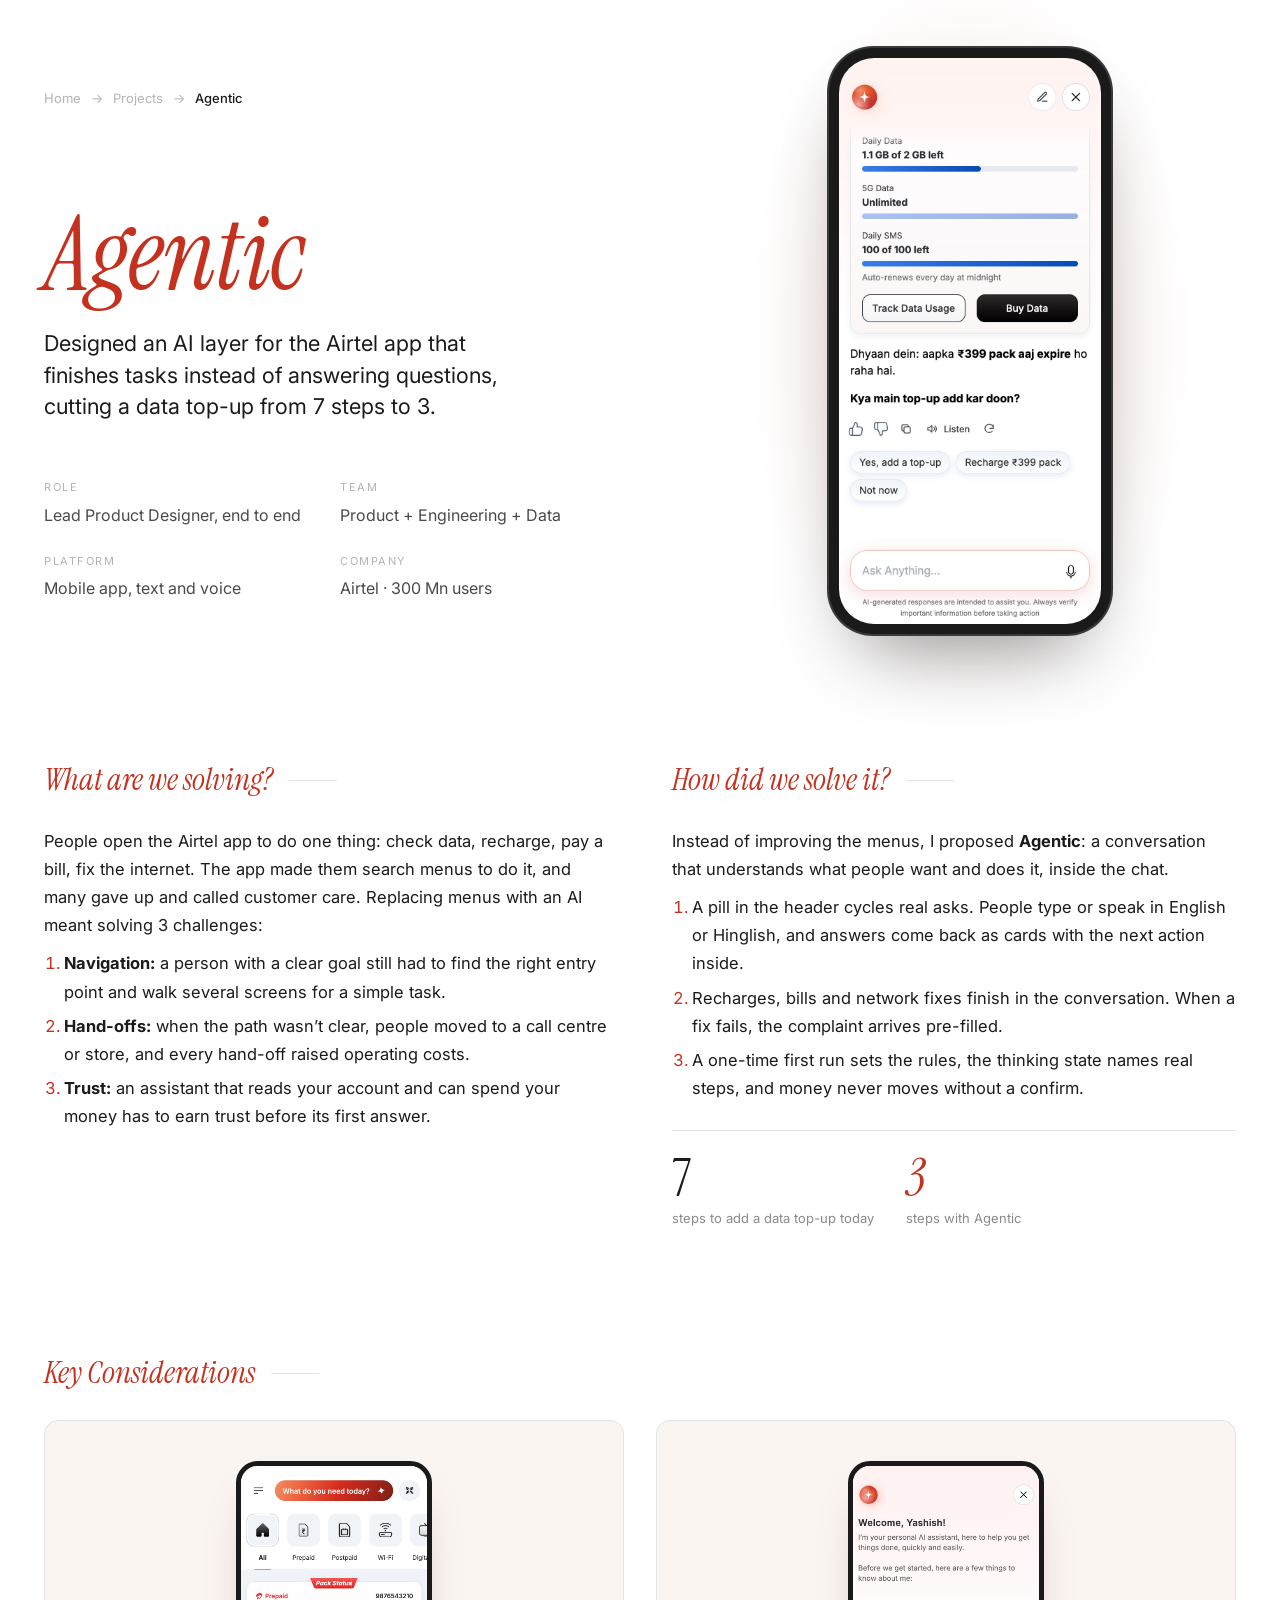
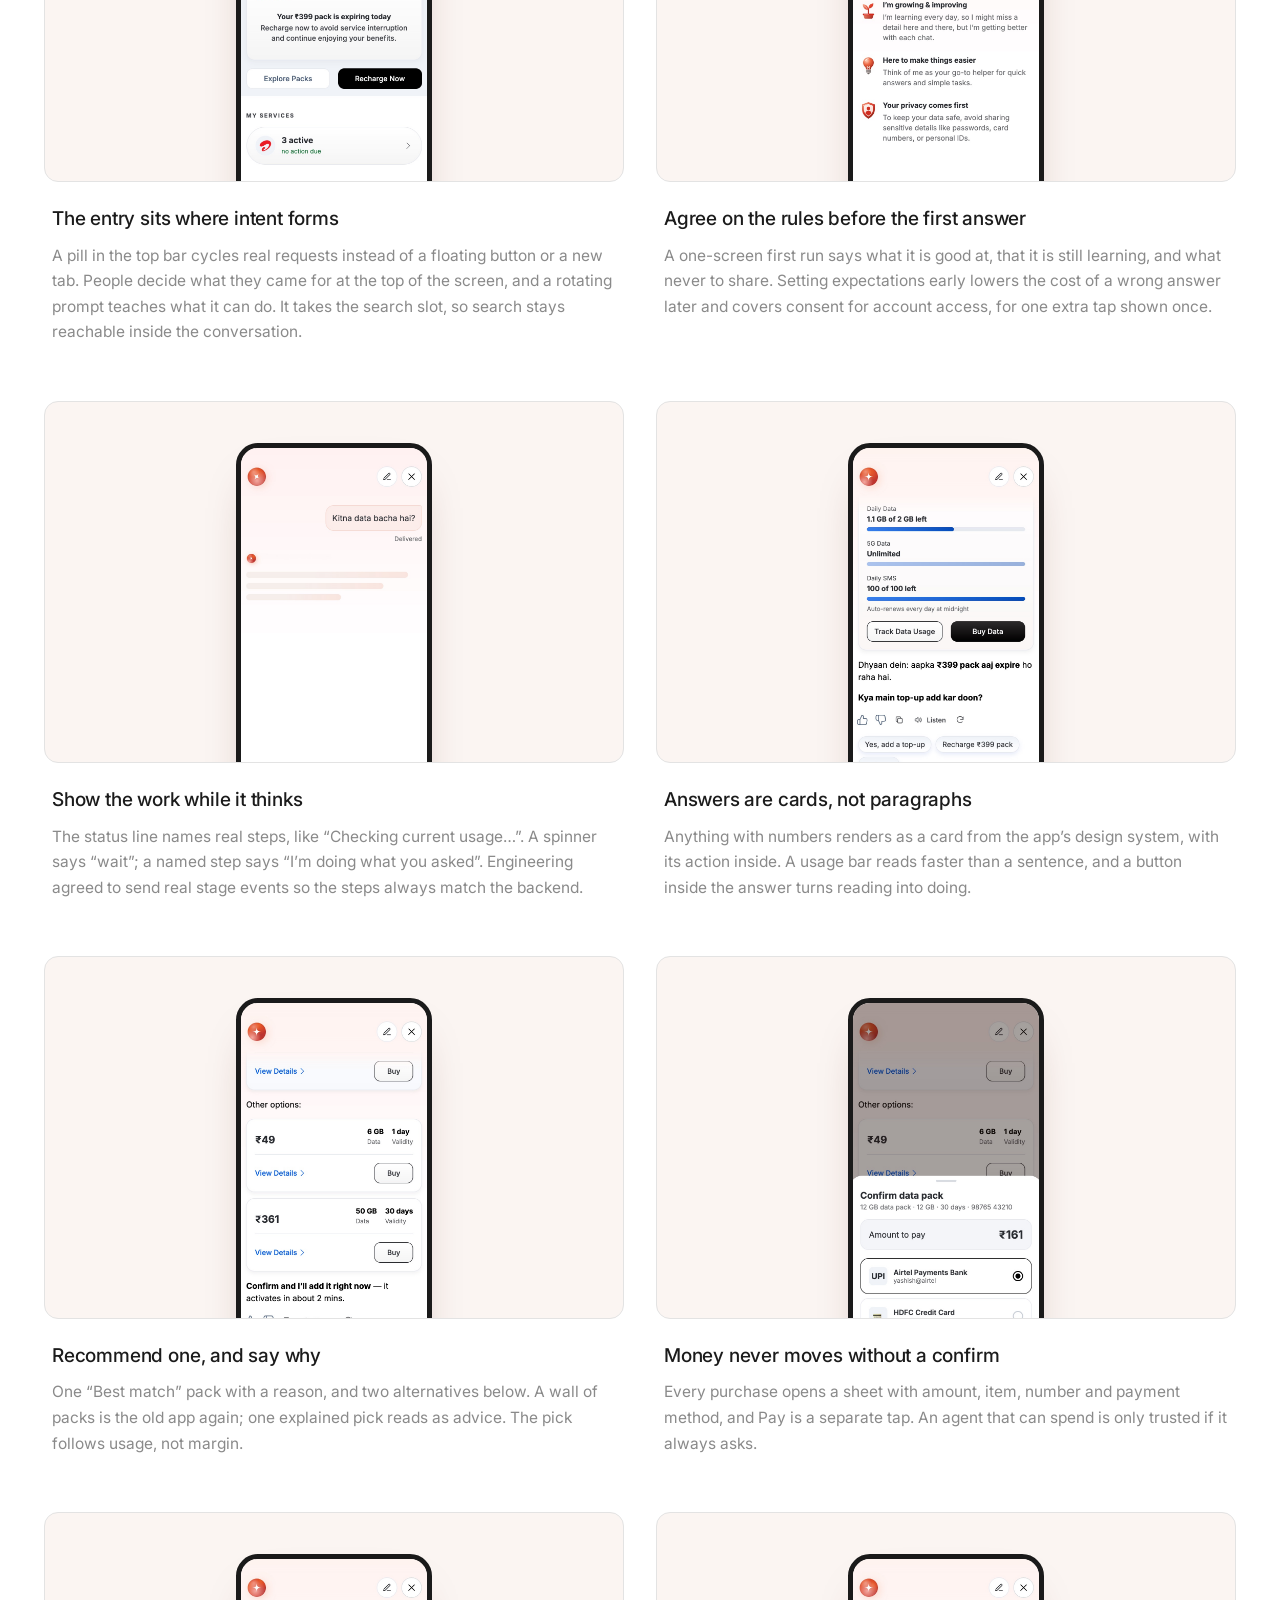
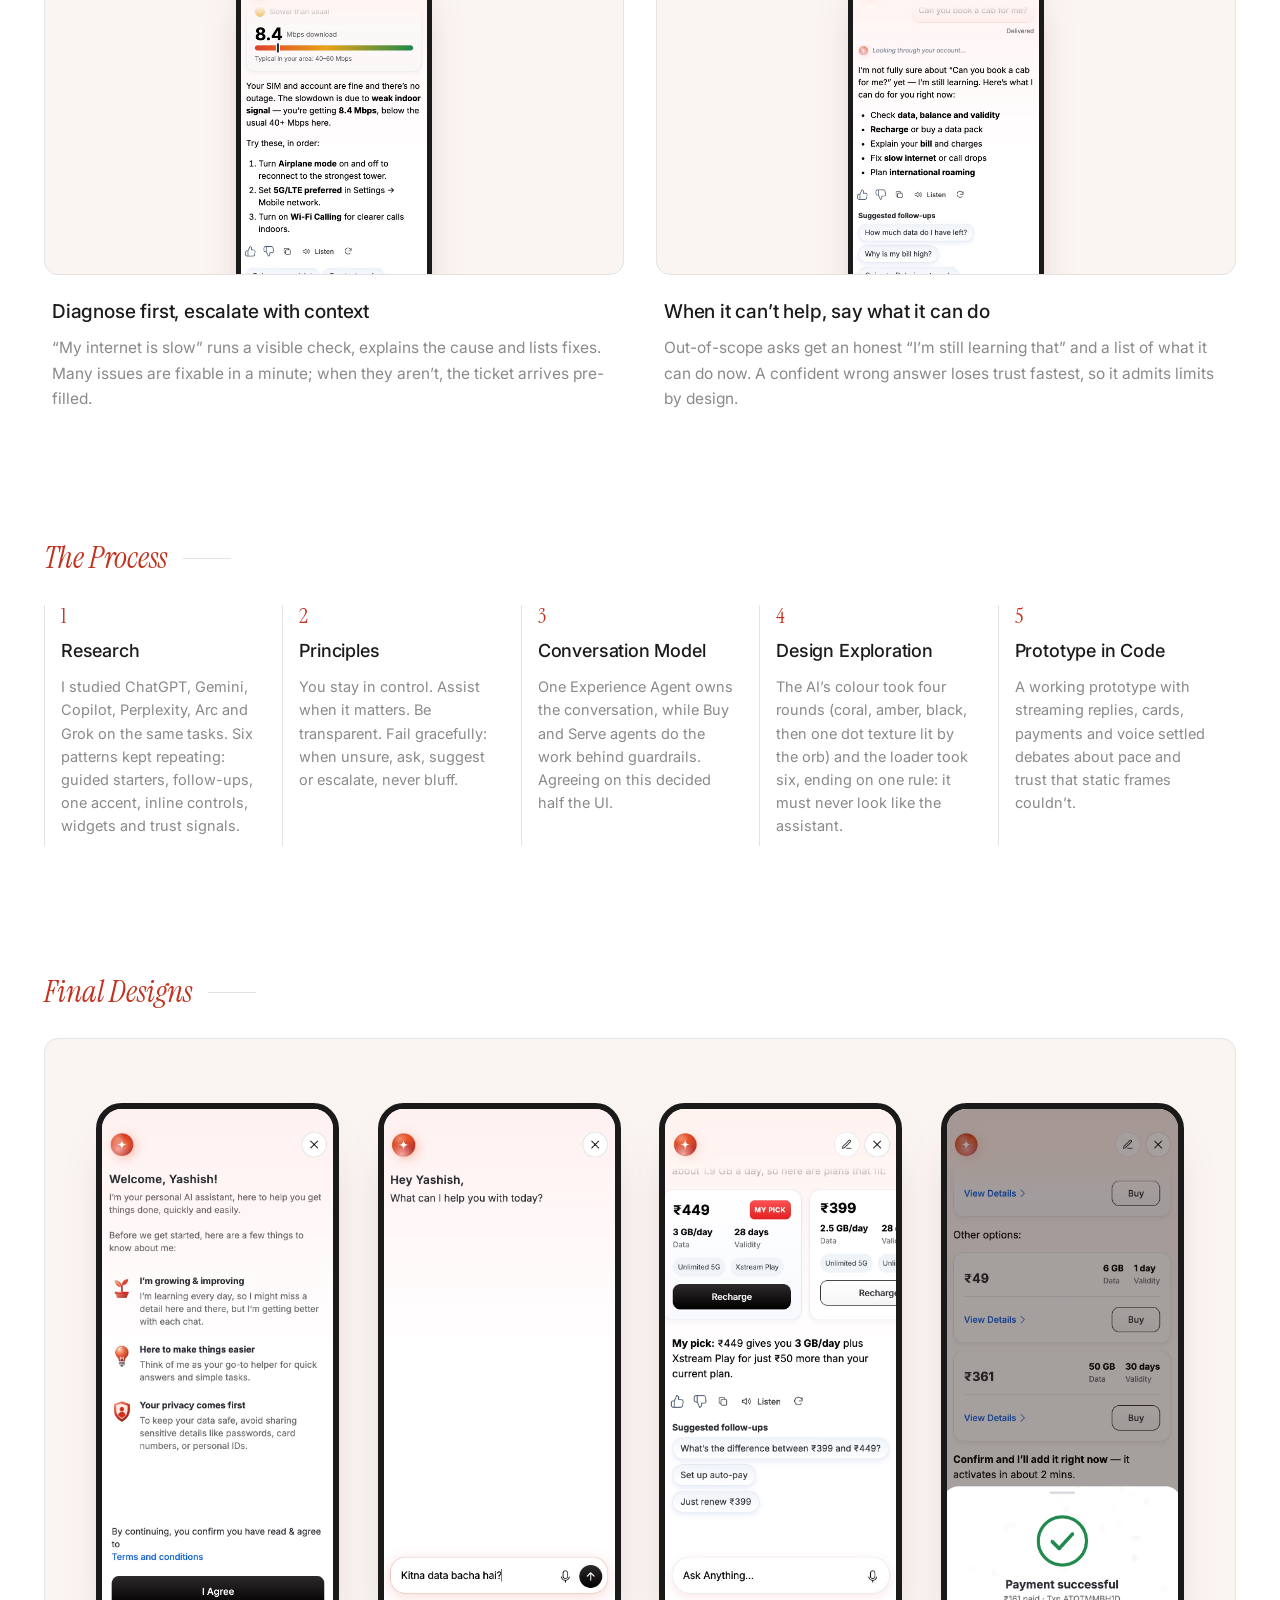
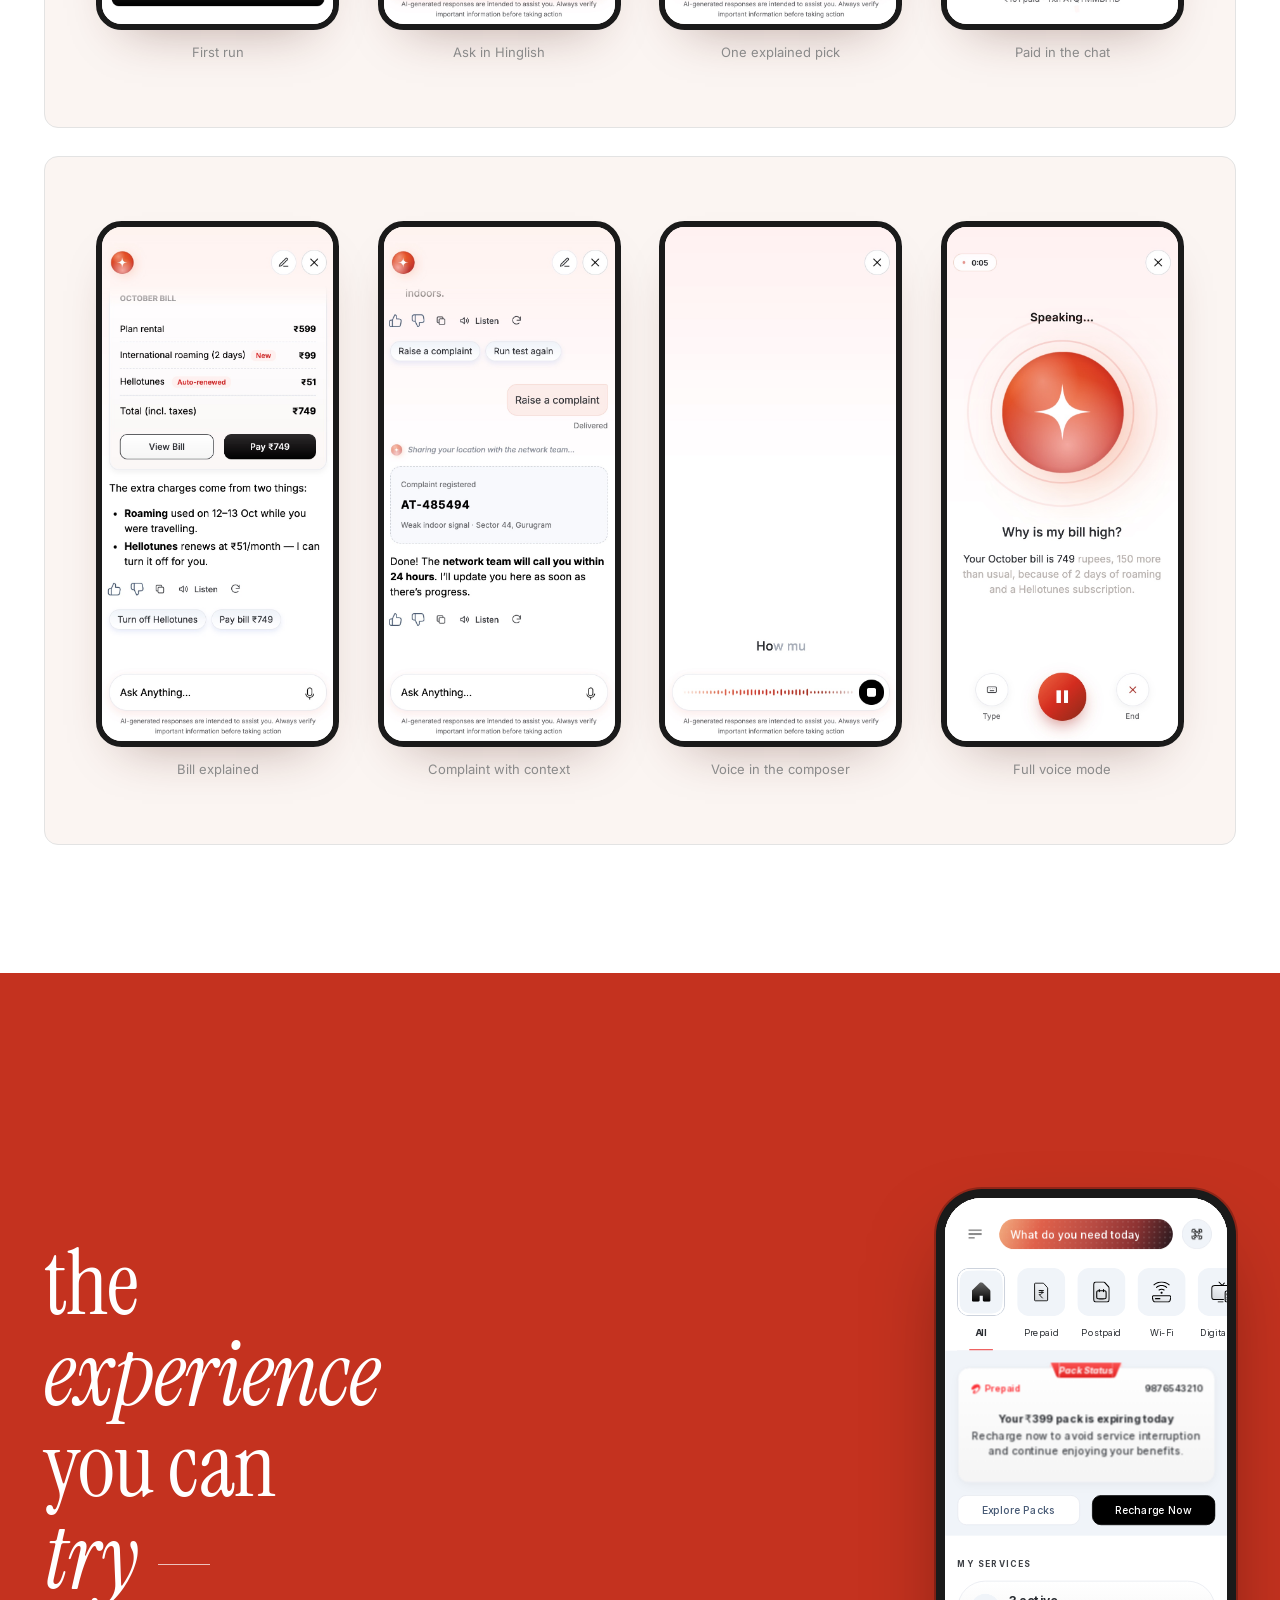
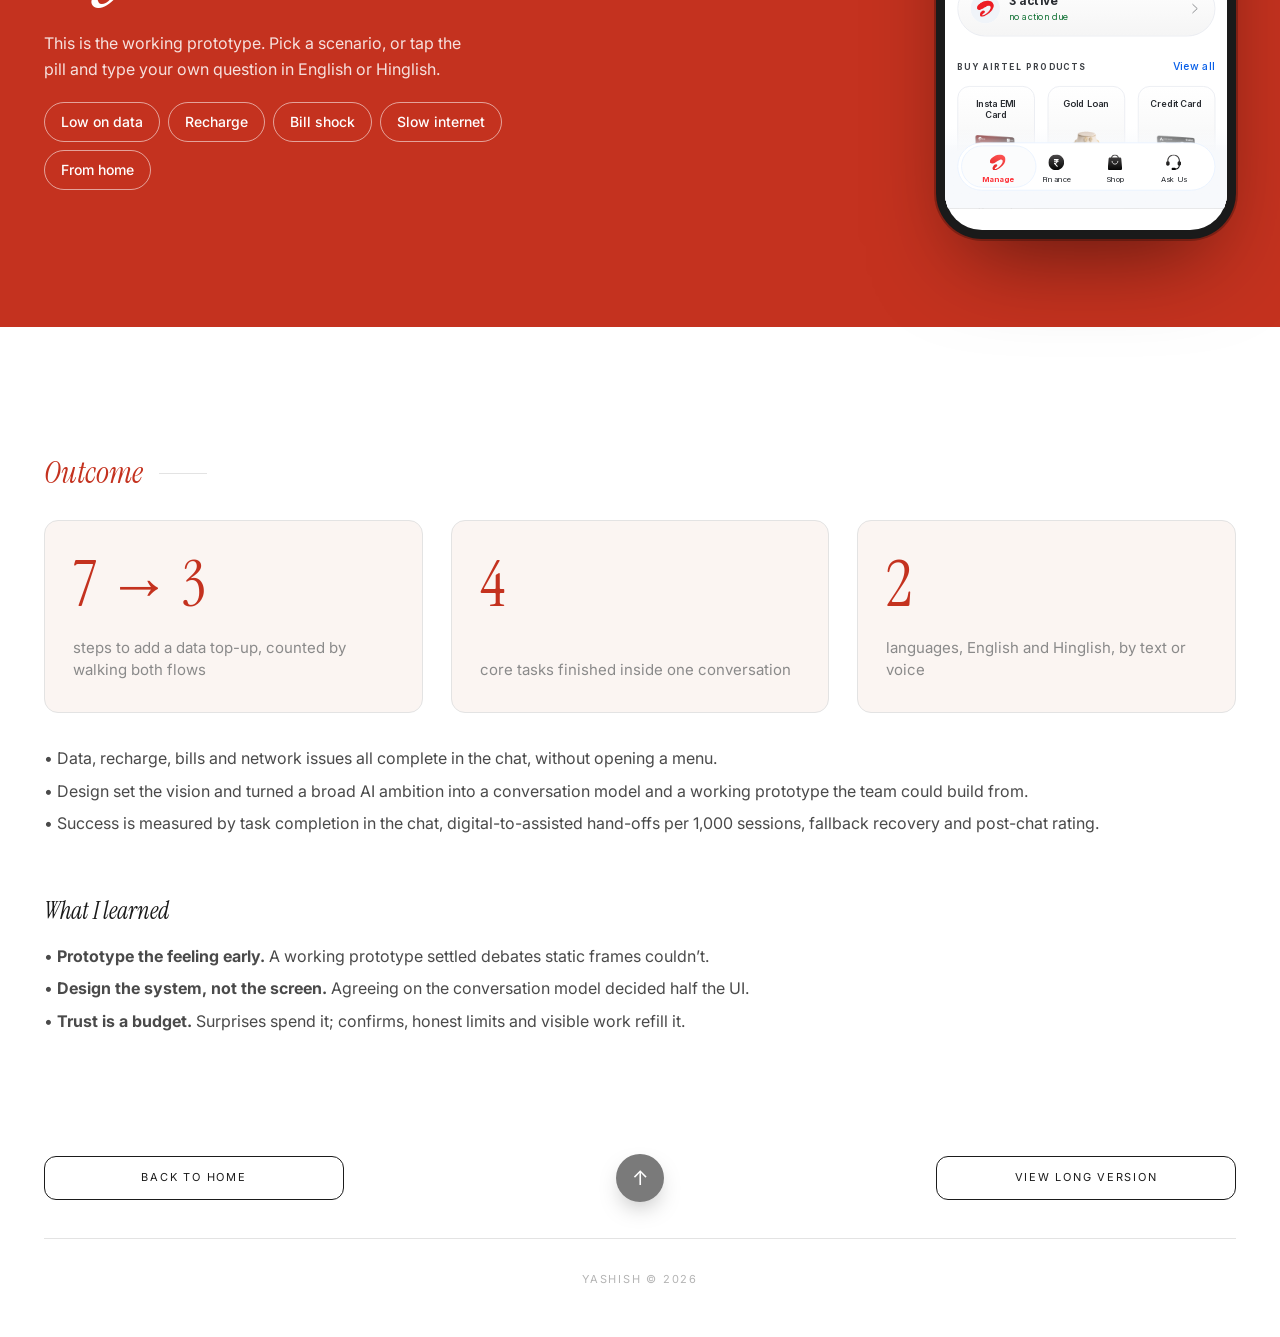
<file: case-study/index.html>
<!doctype html>
<html lang="en">
<head>
<meta charset="utf-8" />
<meta name="viewport" content="width=device-width, initial-scale=1, viewport-fit=cover" />
<title>Agentic — Case Study</title>
<meta name="description" content="How I designed Agentic, an AI layer for 300 Mn Airtel users that completes tasks instead of answering questions." />
<link rel="preconnect" href="https://fonts.googleapis.com" />
<link rel="preconnect" href="https://fonts.gstatic.com" crossorigin />
<link href="https://fonts.googleapis.com/css2?family=Inter:wght@400;500&family=Instrument+Serif:ital@0;1&display=swap" rel="stylesheet" />
<style>
/* Airy project page: serif-italic accent title beside a phone, italic section labels with a hairline,
   two-up problem/solution, image-led consideration cards, five process columns, wide design panels,
   a full-bleed accent band with the live prototype, outcome boxes, pill links. */
:root {
  --bg: #FFFFFF;
  --ink: #1B1B1B;
  --text: #4A4A4A;
  --muted: #8A8A8A;
  --faint: #B4B4B4;
  --line: #E3E3E3;
  --tint: #FBF5F2;
  --accent: #C4321F;
  --accent-soft: #F6C9BD;
  --sans: Inter, "Helvetica Neue", Arial, system-ui, sans-serif;
  --serif: "Instrument Serif", Georgia, "Times New Roman", serif;
}
* { box-sizing: border-box; }
html { scroll-behavior: smooth; -webkit-text-size-adjust: 100%; }
@media (prefers-reduced-motion: reduce) { html { scroll-behavior: auto; } * { transition: none !important; } }
body { margin: 0; background: var(--bg); color: var(--ink); font: 400 17px/1.6 var(--sans); -webkit-font-smoothing: antialiased; }
img { max-width: 100%; height: auto; display: block; }
a { color: inherit; }
h1, h2, h3, p { margin: 0; }
:focus-visible { outline: 2px solid var(--accent); outline-offset: 3px; border-radius: 6px; }
.skip { position: absolute; left: 16px; top: -60px; z-index: 30; background: var(--ink); color: #fff; padding: 10px 16px; border-radius: 8px; text-decoration: none; font-size: 15px; }
.skip:focus { top: 8px; }

.wrap { max-width: 1240px; margin: 0 auto; padding-left: max(24px, env(safe-area-inset-left)); padding-right: max(24px, env(safe-area-inset-right)); }

/* Section label: italic serif in accent + a short hairline */
.label { display: flex; align-items: center; gap: 16px; font-family: var(--serif); font-style: italic; font-weight: 400; font-size: clamp(26px, 2.4vw, 32px); line-height: 1.2; letter-spacing: 0; color: var(--accent); margin-bottom: 28px; }
.label::after { content: ""; width: 48px; height: 1px; background: var(--line); }

/* Hero */
.hero { display: grid; grid-template-columns: minmax(0, 1.15fr) minmax(0, 1fr); gap: 48px; align-items: center; padding-top: 48px; }
.crumb { display: flex; gap: 10px; align-items: center; font-size: 13px; color: var(--faint); }
.crumb a { text-decoration: none; display: inline-flex; align-items: center; min-height: 32px; }
.crumb a:hover { color: var(--ink); }
.crumb b { font-weight: 500; color: var(--ink); }
.title { font-family: var(--serif); font-style: italic; font-weight: 400; font-size: clamp(64px, 8vw, 104px); line-height: 1; letter-spacing: -.01em; color: var(--accent); margin-top: clamp(48px, 7vw, 96px); }
.lede { font-size: clamp(19px, 1.7vw, 22px); line-height: 1.45; color: var(--ink); max-width: 34ch; margin-top: 22px; }
.meta { display: grid; grid-template-columns: 1fr 1fr; gap: 26px 32px; margin: 56px 0 0; max-width: 560px; }
.meta dt { font-size: 11px; letter-spacing: .14em; text-transform: uppercase; color: var(--faint); margin-bottom: 6px; }
.meta dd { margin: 0; font-size: 16px; line-height: 1.5; color: var(--text); }
.hero-phone { justify-self: center; position: relative; }
.hero-phone::before { content: ""; position: absolute; inset: -14% -30%; background: radial-gradient(closest-side, rgba(196, 50, 31, .14), transparent); z-index: -1; }
.device { width: clamp(220px, 22vw, 290px); border-radius: 44px; padding: 10px; background: #1A1A1A; box-shadow: 0 0 0 2px #3A3A3A, 0 40px 80px -30px rgba(0,0,0,.45); }
.device img { width: 100%; aspect-ratio: 375 / 812; object-fit: cover; object-position: top; border-radius: 35px; }
@media (max-width: 820px) { .hero { grid-template-columns: 1fr; } .hero-phone { margin-top: 16px; } .title { margin-top: 32px; } }

section { padding-top: clamp(80px, 10vw, 128px); }

/* What / How side by side */
.two { display: grid; grid-template-columns: 1fr 1fr; gap: 64px; }
.two p, .two li { font-size: 16.5px; line-height: 1.7; color: var(--ink); }
.two ol { margin: 10px 0 0; padding-left: 20px; display: grid; gap: 6px; }
.two li::marker { color: var(--accent); }
.vs { display: flex; gap: 32px; margin-top: 28px; padding-top: 22px; border-top: 1px solid var(--line); }
.vs div { font-size: 13px; color: var(--muted); line-height: 1.4; }
.vs strong { display: block; font-family: var(--serif); font-weight: 400; font-size: 52px; line-height: 1; color: var(--ink); margin-bottom: 4px; }
.vs div:last-child strong { color: var(--accent); font-style: italic; }
@media (max-width: 760px) { .two { grid-template-columns: 1fr; gap: 56px; } }

/* Key considerations: image box + title + grey text */
.grid { display: grid; grid-template-columns: 1fr 1fr; gap: 56px 32px; }
.shot { aspect-ratio: 16 / 10; background: var(--tint); border: 1px solid var(--line); border-radius: 14px; overflow: hidden; display: flex; justify-content: center; align-items: flex-start; padding-top: 7%; }
.shot img { width: 34%; aspect-ratio: 375 / 812; object-fit: cover; object-position: top; border-radius: 22px; border: 5px solid #1A1A1A; box-shadow: 0 24px 50px -24px rgba(80, 30, 20, .4); }
.item h3 { font-size: 19px; font-weight: 500; letter-spacing: -.01em; color: var(--ink); margin: 22px 8px 8px; }
.item p { font-size: 15.5px; line-height: 1.65; color: var(--muted); margin: 0 8px; }
@media (max-width: 760px) { .grid { grid-template-columns: 1fr; gap: 44px; } .shot img { width: 40%; } }

/* Process: five columns with left hairlines */
.process { display: grid; grid-template-columns: repeat(5, minmax(0, 1fr)); }
.process > div { border-left: 1px solid var(--line); padding: 0 22px 8px 16px; }
.process .n { font-family: var(--serif); font-size: 22px; color: var(--accent); line-height: 1; }
.process h3 { font-size: 18px; font-weight: 500; letter-spacing: -.01em; margin: 10px 0 10px; }
.process p { font-size: 14.5px; line-height: 1.6; color: var(--muted); }
@media (max-width: 980px) { .process { grid-template-columns: 1fr 1fr; gap: 36px 0; } }
@media (max-width: 560px) { .process { grid-template-columns: 1fr; } }

/* Final designs: wide panels */
.panels { display: grid; gap: 28px; }
.panel { background: var(--tint); border: 1px solid var(--line); border-radius: 14px; padding: clamp(28px, 5vw, 64px) clamp(16px, 4vw, 56px); }
.panel .row { display: grid; grid-template-columns: repeat(4, minmax(0, 1fr)); gap: clamp(12px, 3vw, 40px); }
.panel figure { margin: 0; }
.panel img { width: 100%; aspect-ratio: 375 / 812; object-fit: cover; object-position: top; border-radius: clamp(14px, 2vw, 26px); border: clamp(3px, .5vw, 6px) solid #1A1A1A; box-shadow: 0 24px 50px -28px rgba(80, 30, 20, .4); }
.panel figcaption { font-size: 13px; color: var(--muted); margin-top: 12px; text-align: center; }
@media (max-width: 640px) { .panel .row { grid-template-columns: 1fr 1fr; gap: 24px 16px; } }

/* Accent band */
.band { background: var(--accent); color: #fff; margin-top: clamp(80px, 10vw, 128px); }
.band .wrap { display: grid; grid-template-columns: minmax(0, 1fr) auto; gap: 48px; align-items: center; padding-top: clamp(56px, 7vw, 88px); padding-bottom: clamp(56px, 7vw, 88px); }
.band .band-title { margin: 0; max-width: none; color: #fff; font-family: var(--serif); font-weight: 400; font-size: clamp(56px, 7vw, 92px); line-height: 1.02; letter-spacing: -.01em; }
.band-title em { display: block; }
.band-title .dash { display: inline-block; width: 52px; height: 1px; background: rgba(255,255,255,.7); vertical-align: middle; margin-left: 20px; }
.band p { color: rgba(255,255,255,.85); font-size: 16px; max-width: 42ch; margin-top: 28px; }
.scen { display: flex; flex-wrap: wrap; gap: 8px; margin-top: 20px; max-width: 520px; }
.scen button { background: transparent; color: #fff; border: 1px solid rgba(255,255,255,.55); border-radius: 99px; padding: 0 16px; min-height: 40px; font: 500 14px/1 var(--sans); cursor: pointer; transition: background-color .2s ease, color .2s ease; }
.scen button:hover, .scen button.on { background: #fff; color: var(--accent); }
.phone { width: 300px; height: 650px; border-radius: 46px; padding: 9px; background: #1A1A1A; box-shadow: 0 0 0 2px rgba(0,0,0,.25), 0 40px 90px -30px rgba(0,0,0,.55); }
.phone .screen { width: 100%; height: 100%; border-radius: 37px; overflow: hidden; background: #fff; }
.phone iframe { border: 0; width: 375px; height: 812px; transform: scale(calc(282 / 375)); transform-origin: 0 0; display: block; }
@media (max-width: 820px) { .band .wrap { grid-template-columns: 1fr; } .phone { margin: 8px auto 0; } }

/* Outcome */
.boxes { display: grid; grid-template-columns: repeat(3, minmax(0, 1fr)); gap: 28px; }
.boxes div { border: 1px solid var(--line); border-radius: 14px; background: var(--tint); padding: 32px 28px; min-height: 180px; display: flex; flex-direction: column; justify-content: space-between; gap: 20px; }
.boxes strong { font-family: var(--serif); font-weight: 400; font-size: clamp(52px, 5vw, 68px); line-height: 1; color: var(--accent); }
.boxes span { font-size: 15px; color: var(--muted); line-height: 1.45; }
@media (max-width: 720px) { .boxes { grid-template-columns: 1fr; } .boxes div { min-height: 0; } }
.bullets { list-style: none; padding: 0; margin: 32px 0 0; display: grid; gap: 6px; }
.bullets li { font-size: 16px; line-height: 1.65; color: var(--text); }
.bullets li::before { content: "• "; }
.learned { margin-top: 56px; }
.learned h3 { font-family: var(--serif); font-style: italic; font-weight: 400; font-size: 24px; color: var(--ink); margin-bottom: 12px; }

/* Footer */
.end { display: grid; grid-template-columns: 1fr auto 1fr; align-items: center; gap: 16px; margin-top: clamp(80px, 10vw, 120px); padding-bottom: 36px; border-bottom: 1px solid var(--line); }
.pill { display: inline-flex; align-items: center; justify-content: center; min-height: 44px; padding: 0 28px; width: min(100%, 300px); border: 1px solid var(--ink); border-radius: 12px; font-size: 11px; letter-spacing: .16em; text-transform: uppercase; text-decoration: none; transition: background-color .2s ease, color .2s ease; }
.pill:hover { background: var(--ink); color: #fff; }
.end .pill:last-child { justify-self: end; }
.up { width: 48px; height: 48px; border-radius: 50%; background: #7A7A7A; color: #fff; display: grid; place-items: center; text-decoration: none; font-size: 20px; box-shadow: 0 10px 24px -8px rgba(0,0,0,.35); }
.up:hover { background: var(--ink); }
@media (max-width: 640px) { .end { grid-template-columns: 1fr; justify-items: center; } .end .pill:last-child { justify-self: center; } .up { order: 3; } }
footer { text-align: center; font-size: 11px; letter-spacing: .16em; text-transform: uppercase; color: var(--faint); padding: 32px 0 48px; }
</style>
</head>
<body id="top">
<a class="skip" href="#main">Skip to content</a>

<main id="main">
  <header class="wrap hero">
    <div>
      <nav class="crumb" aria-label="Breadcrumb"><a href="../">Home</a><span aria-hidden="true">→</span><a href="#top">Projects</a><span aria-hidden="true">→</span><b>Agentic</b></nav>
      <h1 class="title">Agentic</h1>
      <p class="lede">Designed an AI layer for the Airtel app that finishes tasks instead of answering questions, cutting a data top-up from 7 steps to 3.</p>
      <dl class="meta">
        <div><dt>Role</dt><dd>Lead Product Designer, end to end</dd></div>
        <div><dt>Team</dt><dd>Product + Engineering + Data</dd></div>
        <div><dt>Platform</dt><dd>Mobile app, text and voice</dd></div>
        <div><dt>Company</dt><dd>Airtel · 300 Mn users</dd></div>
      </dl>
    </div>
    <div class="hero-phone"><div class="device"><img width="750" height="1624" src="img/usage.jpg" alt="Agentic answering with a usage card" /></div></div>
  </header>

  <section class="wrap two" id="problem">
    <div>
      <h2 class="label">What are we solving?</h2>
      <p>People open the Airtel app to do one thing: check data, recharge, pay a bill, fix the internet. The app made them search menus to do it, and many gave up and called customer care. Replacing menus with an AI meant solving 3 challenges:</p>
      <ol>
        <li><b>Navigation:</b> a person with a clear goal still had to find the right entry point and walk several screens for a simple task.</li>
        <li><b>Hand-offs:</b> when the path wasn’t clear, people moved to a call centre or store, and every hand-off raised operating costs.</li>
        <li><b>Trust:</b> an assistant that reads your account and can spend your money has to earn trust before its first answer.</li>
      </ol>
    </div>
    <div>
      <h2 class="label">How did we solve it?</h2>
      <p>Instead of improving the menus, I proposed <b>Agentic</b>: a conversation that understands what people want and does it, inside the chat.</p>
      <ol>
        <li>A pill in the header cycles real asks. People type or speak in English or Hinglish, and answers come back as cards with the next action inside.</li>
        <li>Recharges, bills and network fixes finish in the conversation. When a fix fails, the complaint arrives pre-filled.</li>
        <li>A one-time first run sets the rules, the thinking state names real steps, and money never moves without a confirm.</li>
      </ol>
      <div class="vs">
        <div><strong>7</strong>steps to add a data top-up today</div>
        <div><strong>3</strong>steps with Agentic</div>
      </div>
    </div>
  </section>

  <section class="wrap" id="decisions">
    <h2 class="label">Key Considerations</h2>
    <div class="grid">
      <article class="item">
        <div class="shot"><img width="750" height="1624" src="img/home.jpg" alt="Home with the Agentic pill" loading="lazy" /></div>
        <h3>The entry sits where intent forms</h3>
        <p>A pill in the top bar cycles real requests instead of a floating button or a new tab. People decide what they came for at the top of the screen, and a rotating prompt teaches what it can do. It takes the search slot, so search stays reachable inside the conversation.</p>
      </article>
      <article class="item">
        <div class="shot"><img width="750" height="1624" src="img/onboarding.jpg" alt="First-run screen" loading="lazy" /></div>
        <h3>Agree on the rules before the first answer</h3>
        <p>A one-screen first run says what it is good at, that it is still learning, and what never to share. Setting expectations early lowers the cost of a wrong answer later and covers consent for account access, for one extra tap shown once.</p>
      </article>
      <article class="item">
        <div class="shot"><img width="750" height="1624" src="img/thinking.jpg" alt="Thinking state" loading="lazy" /></div>
        <h3>Show the work while it thinks</h3>
        <p>The status line names real steps, like “Checking current usage…”. A spinner says “wait”; a named step says “I’m doing what you asked”. Engineering agreed to send real stage events so the steps always match the backend.</p>
      </article>
      <article class="item">
        <div class="shot"><img width="750" height="1624" src="img/usage.jpg" alt="Usage card" loading="lazy" /></div>
        <h3>Answers are cards, not paragraphs</h3>
        <p>Anything with numbers renders as a card from the app’s design system, with its action inside. A usage bar reads faster than a sentence, and a button inside the answer turns reading into doing.</p>
      </article>
      <article class="item">
        <div class="shot"><img width="750" height="1624" src="img/packs.jpg" alt="Data packs with one best match" loading="lazy" /></div>
        <h3>Recommend one, and say why</h3>
        <p>One “Best match” pack with a reason, and two alternatives below. A wall of packs is the old app again; one explained pick reads as advice. The pick follows usage, not margin.</p>
      </article>
      <article class="item">
        <div class="shot"><img width="750" height="1624" src="img/payment.jpg" alt="Payment confirm sheet" loading="lazy" /></div>
        <h3>Money never moves without a confirm</h3>
        <p>Every purchase opens a sheet with amount, item, number and payment method, and Pay is a separate tap. An agent that can spend is only trusted if it always asks.</p>
      </article>
      <article class="item">
        <div class="shot"><img width="750" height="1624" src="img/network.jpg" alt="Network check" loading="lazy" /></div>
        <h3>Diagnose first, escalate with context</h3>
        <p>“My internet is slow” runs a visible check, explains the cause and lists fixes. Many issues are fixable in a minute; when they aren’t, the ticket arrives pre-filled.</p>
      </article>
      <article class="item">
        <div class="shot"><img width="750" height="1624" src="img/fallback.jpg" alt="Honest fallback" loading="lazy" /></div>
        <h3>When it can’t help, say what it can do</h3>
        <p>Out-of-scope asks get an honest “I’m still learning that” and a list of what it can do now. A confident wrong answer loses trust fastest, so it admits limits by design.</p>
      </article>
    </div>
  </section>

  <section class="wrap" id="process">
    <h2 class="label">The Process</h2>
    <div class="process">
      <div><div class="n">1</div><h3>Research</h3><p>I studied ChatGPT, Gemini, Copilot, Perplexity, Arc and Grok on the same tasks. Six patterns kept repeating: guided starters, follow-ups, one accent, inline controls, widgets and trust signals.</p></div>
      <div><div class="n">2</div><h3>Principles</h3><p>You stay in control. Assist when it matters. Be transparent. Fail gracefully: when unsure, ask, suggest or escalate, never bluff.</p></div>
      <div><div class="n">3</div><h3>Conversation Model</h3><p>One Experience Agent owns the conversation, while Buy and Serve agents do the work behind guardrails. Agreeing on this decided half the UI.</p></div>
      <div><div class="n">4</div><h3>Design Exploration</h3><p>The AI’s colour took four rounds (coral, amber, black, then one dot texture lit by the orb) and the loader took six, ending on one rule: it must never look like the assistant.</p></div>
      <div><div class="n">5</div><h3>Prototype in Code</h3><p>A working prototype with streaming replies, cards, payments and voice settled debates about pace and trust that static frames couldn’t.</p></div>
    </div>
  </section>

  <section class="wrap" id="designs">
    <h2 class="label">Final Designs</h2>
    <div class="panels">
      <div class="panel"><div class="row">
        <figure><img width="750" height="1624" src="img/onboarding.jpg" alt="First run" loading="lazy" /><figcaption>First run</figcaption></figure>
        <figure><img width="750" height="1624" src="img/typing.jpg" alt="Typing a question" loading="lazy" /><figcaption>Ask in Hinglish</figcaption></figure>
        <figure><img width="750" height="1624" src="img/plans.jpg" alt="Plans with one pick" loading="lazy" /><figcaption>One explained pick</figcaption></figure>
        <figure><img width="750" height="1624" src="img/paid.jpg" alt="Payment success" loading="lazy" /><figcaption>Paid in the chat</figcaption></figure>
      </div></div>
      <div class="panel"><div class="row">
        <figure><img width="750" height="1624" src="img/bill.jpg" alt="Bill breakdown" loading="lazy" /><figcaption>Bill explained</figcaption></figure>
        <figure><img width="750" height="1624" src="img/ticket.jpg" alt="Complaint with context" loading="lazy" /><figcaption>Complaint with context</figcaption></figure>
        <figure><img width="750" height="1624" src="img/mic.jpg" alt="Voice in the composer" loading="lazy" /><figcaption>Voice in the composer</figcaption></figure>
        <figure><img width="750" height="1624" src="img/voice-speak.jpg" alt="Full voice mode" loading="lazy" /><figcaption>Full voice mode</figcaption></figure>
      </div></div>
    </div>
  </section>

  <section class="band" id="try" aria-label="Try the prototype">
    <div class="wrap">
      <div>
        <p class="band-title">the<em>experience</em>you can<em>try<span class="dash" aria-hidden="true"></span></em></p>
        <p>This is the working prototype. Pick a scenario, or tap the pill and type your own question in English or Hinglish.</p>
        <div class="scen" id="scen">
          <button data-q="Kitna data bacha hai?">Low on data</button>
          <button data-q="Recharge my number">Recharge</button>
          <button data-q="Why is my bill high?">Bill shock</button>
          <button data-q="My internet is slow">Slow internet</button>
          <button data-start>From home</button>
        </div>
      </div>
      <div class="phone"><div class="screen"><iframe id="tryFrame" title="Agentic prototype" loading="lazy" src="../"></iframe></div></div>
    </div>
  </section>

  <section class="wrap" id="outcome">
    <h2 class="label">Outcome</h2>
    <div class="boxes">
      <div><strong>7 → 3</strong><span>steps to add a data top-up, counted by walking both flows</span></div>
      <div><strong>4</strong><span>core tasks finished inside one conversation</span></div>
      <div><strong>2</strong><span>languages, English and Hinglish, by text or voice</span></div>
    </div>
    <ul class="bullets">
      <li>Data, recharge, bills and network issues all complete in the chat, without opening a menu.</li>
      <li>Design set the vision and turned a broad AI ambition into a conversation model and a working prototype the team could build from.</li>
      <li>Success is measured by task completion in the chat, digital-to-assisted hand-offs per 1,000 sessions, fallback recovery and post-chat rating.</li>
    </ul>
    <div class="learned">
      <h3>What I learned</h3>
      <ul class="bullets" style="margin-top:0">
        <li><b>Prototype the feeling early.</b> A working prototype settled debates static frames couldn’t.</li>
        <li><b>Design the system, not the screen.</b> Agreeing on the conversation model decided half the UI.</li>
        <li><b>Trust is a budget.</b> Surprises spend it; confirms, honest limits and visible work refill it.</li>
      </ul>
    </div>
  </section>

  <div class="wrap">
    <nav class="end" aria-label="More">
      <a class="pill" href="../">Back to Home</a>
      <a class="up" href="#top" aria-label="Back to top">↑</a>
      <a class="pill" href="../case-study-2/">View long version</a>
    </nav>
    <footer>Yashish © 2026</footer>
  </div>
</main>

<script>
document.querySelectorAll('#scen button').forEach((b) => b.addEventListener('click', () => {
  document.querySelectorAll('#scen button').forEach((x) => x.classList.toggle('on', x === b));
  document.getElementById('tryFrame').src = b.dataset.q ? '../?ask=' + encodeURIComponent(b.dataset.q) : '../';
}));
</script>
</body>
</html>
</file>
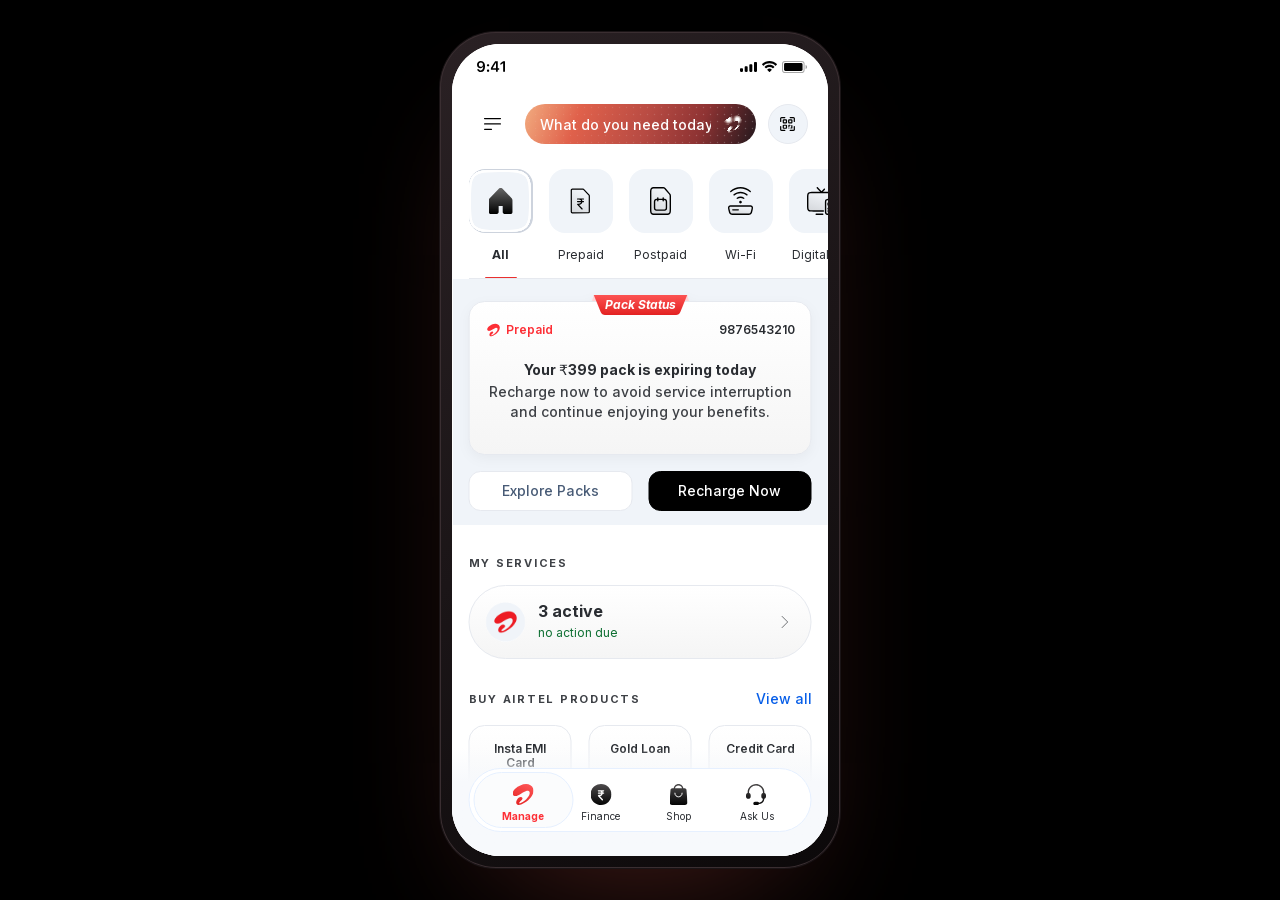
<file: exploration2/index.html>
<!doctype html>
<html lang="en">
<head>
<meta charset="utf-8" />
<meta name="viewport" content="width=device-width, initial-scale=1, viewport-fit=cover, maximum-scale=1" />
<meta name="theme-color" content="#000000" />
<title>Agentic · Exploration 2</title>
<link rel="icon" href="data:image/svg+xml,%3Csvg xmlns=%22http://www.w3.org/2000/svg%22 viewBox=%220 0 24 24%22%3E%3Ccircle cx=%2212%22 cy=%2212%22 r=%2212%22 fill=%22%23D42D1F%22/%3E%3Cpath d=%22M12 4c.4 3.6 2 6.2 8 8-6 1.8-7.6 4.4-8 8-.4-3.6-2-6.2-8-8 6-1.8 7.6-4.4 8-8Z%22 fill=%22white%22/%3E%3C/svg%3E" />
<link rel="stylesheet" href="fonts.css?v=20261110f" />
<link rel="stylesheet" href="home-tw.css?v=20261110f" />
<link rel="stylesheet" href="styles.css?v=20261110f" />
</head>
<body>


<main class="stage">
<div class="device" id="device">
<div class="phone" id="phone">

  <!-- Status bar (from Figma) -->
  <div class="statusbar" aria-hidden="true">
    <img class="sb-time" src="assets/time.svg" alt="" />
    <img class="sb-cell" src="assets/cellular.svg" alt="" />
    <img class="sb-wifi" src="assets/wifi.svg" alt="" />
    <img class="sb-batt" src="assets/battery.svg" alt="" />
  </div>

  <!-- ================= HOME (generated from Figma "Manage Landing" 81538:20209 by figma/build_home.py) ================= -->
  <section class="screen home active" id="home">
    <div class="home-scroll" id="homeScroll">
      <div class="fh" id="figmaHome">
      <div class="-translate-x-1/2 absolute content-stretch flex flex-col items-start left-[calc(50%+20.5px)] top-[125px] rv">
        <div class="content-stretch flex gap-[16px] items-start relative shrink-0 w-full">
          <div class="content-stretch flex flex-col gap-[8px] items-center justify-end relative shrink-0">
            <div class="overflow-clip relative shrink-0 size-[64px]">
              <div class="-translate-x-1/2 -translate-y-1/2 absolute bg-[#cdd3dd] left-1/2 rounded-[16px] size-[64px] top-1/2"></div>
              <div class="absolute inset-[1.47%_1.65%_1.65%_1.47%]">
                <img alt="" class="absolute block inset-0 max-w-none size-full" src="assets/home/imgIconBackground.svg">
              </div>
              <div class="absolute inset-[1.47%_1.65%_1.65%_1.47%]">
                <img alt="" class="absolute block inset-0 max-w-none size-full" src="assets/home/imgIconBackground.svg">
              </div>
              <div class="absolute inset-[1.47%_1.65%_1.65%_1.47%]">
                <img alt="" class="absolute block inset-0 max-w-none size-full" src="assets/home/imgIconBackground.svg">
              </div>
              <div class="absolute inset-[1.47%_1.65%_1.65%_1.47%]">
                <img alt="" class="absolute block inset-0 max-w-none size-full" src="assets/home/imgIconBackground.svg">
              </div>
              <div class="absolute inset-[1.47%_1.65%_1.65%_1.47%]">
                <img alt="" class="absolute block inset-0 max-w-none size-full" src="assets/home/imgIconBackground1.svg">
              </div>
              <div class="-translate-x-1/2 -translate-y-1/2 absolute left-1/2 overflow-clip size-[32px] top-1/2">
                <div class="-translate-y-1/2 absolute h-[26.667px] left-[8.33%] right-[8.33%] top-1/2">
                  <div class="-translate-x-1/2 -translate-y-1/2 absolute h-[25.599px] left-1/2 top-1/2 w-[24.641px]">
                    <img alt="" class="absolute block inset-0 max-w-none size-full" src="assets/home/imgVectorStroke.svg">
                  </div>
                </div>
              </div>
            </div>
            <div class="content-stretch flex items-end justify-center overflow-clip relative shrink-0 w-full">
              <div class="content-stretch flex flex-col items-center relative shrink-0">
                <div class="content-stretch flex flex-col gap-[8px] items-center justify-center relative shrink-0 w-full">
                  <div class="[word-break:break-word] flex flex-col font-[Inter] font-bold h-[28px] justify-center leading-[0] relative shrink-0 text-[color:#292c31] text-[length:12px] text-center tracking-[0px] w-[54px]" style="font-feature-settings:'liga' 0">
                    <p class="leading-[14px]">All</p>
                  </div>
                  <div class="flex items-center justify-center min-w-[32px] relative shrink-0">
                    <div class="flex-none rotate-180">
                      <div class="bg-gradient-to-b from-[#fc5252] h-[2px] relative rounded-[100px] to-[#e32121] w-[32px]"></div>
                    </div>
                  </div>
                </div>
              </div>
            </div>
          </div>
          <div class="content-stretch flex flex-col gap-[8px] items-center justify-end overflow-clip relative shrink-0 w-[64px]">
            <div class="overflow-clip relative shrink-0 size-[64px]">
              <div class="-translate-x-1/2 -translate-y-1/2 absolute bg-[#f0f4f9] left-1/2 rounded-[16px] size-[64px] top-1/2"></div>
              <div class="-translate-x-1/2 -translate-y-1/2 absolute left-1/2 overflow-clip size-[32px] top-1/2">
                <div class="absolute inset-[8.33%]">
                  <img alt="" class="absolute block inset-0 max-w-none size-full" src="assets/home/imgLiveContainer2.svg">
                </div>
              </div>
            </div>
            <div class="content-stretch flex items-end justify-center overflow-clip relative shrink-0 w-full">
              <div class="content-stretch flex flex-[1_0_0] flex-col items-center min-w-px relative">
                <div class="content-stretch flex flex-col items-center justify-center relative shrink-0 w-full">
                  <div class="[word-break:break-word] flex flex-col font-[Inter] font-normal h-[28px] justify-center leading-[0] relative shrink-0 text-[color:#292c31] text-[length:12px] text-center tracking-[0px] w-full" style="font-feature-settings:'liga' 0">
                    <p class="leading-[14px]">Prepaid</p>
                  </div>
                </div>
              </div>
            </div>
          </div>
          <div class="content-stretch flex flex-col gap-[8px] items-center justify-end overflow-clip relative shrink-0 w-[64px]">
            <div class="overflow-clip relative shrink-0 size-[64px]">
              <div class="-translate-x-1/2 -translate-y-1/2 absolute bg-[#f0f4f9] left-1/2 rounded-[16px] size-[64px] top-1/2"></div>
              <div class="-translate-x-1/2 -translate-y-1/2 absolute left-1/2 overflow-clip size-[32px] top-1/2">
                <div class="absolute inset-[6.25%]">
                  <div class="absolute inset-[0_11.84%]">
                    <img alt="" class="absolute block inset-0 max-w-none size-full" src="assets/home/imgIcn.svg">
                  </div>
                </div>
              </div>
            </div>
            <div class="content-stretch flex items-end justify-center overflow-clip relative shrink-0 w-full">
              <div class="content-stretch flex flex-[1_0_0] flex-col items-center min-w-px relative">
                <div class="content-stretch flex flex-col items-center justify-center relative shrink-0 w-full">
                  <div class="[word-break:break-word] flex flex-col font-[Inter] font-normal h-[28px] justify-center leading-[0] relative shrink-0 text-[color:#292c31] text-[length:12px] text-center tracking-[0px] w-full" style="font-feature-settings:'liga' 0">
                    <p class="leading-[14px]">Postpaid</p>
                  </div>
                </div>
              </div>
            </div>
          </div>
          <div class="content-stretch flex flex-col gap-[8px] items-center justify-end overflow-clip relative shrink-0 w-[64px]">
            <div class="overflow-clip relative shrink-0 size-[64px]">
              <div class="-translate-x-1/2 -translate-y-1/2 absolute bg-[#f0f4f9] left-1/2 rounded-[16px] size-[64px] top-1/2"></div>
              <div class="-translate-x-1/2 -translate-y-1/2 absolute left-1/2 overflow-clip size-[32px] top-1/2">
                <div class="absolute inset-[6.25%]">
                  <div class="absolute inset-[0_4.44%_0_4.45%]">
                    <img alt="" class="absolute block inset-0 max-w-none size-full" src="assets/home/imgIcn1.svg">
                  </div>
                </div>
              </div>
            </div>
            <div class="content-stretch flex items-end justify-center overflow-clip relative shrink-0 w-full">
              <div class="content-stretch flex flex-[1_0_0] flex-col items-center min-w-px relative">
                <div class="content-stretch flex flex-col items-center justify-center relative shrink-0 w-full">
                  <div class="[word-break:break-word] flex flex-col font-[Inter] font-normal h-[28px] justify-center leading-[0] relative shrink-0 text-[color:#292c31] text-[length:12px] text-center tracking-[0px] w-full" style="font-feature-settings:'liga' 0">
                    <p class="leading-[14px]">Wi-Fi</p>
                  </div>
                </div>
              </div>
            </div>
          </div>
          <div class="content-stretch flex flex-col gap-[8px] items-center justify-end overflow-clip relative shrink-0 w-[64px]">
            <div class="overflow-clip relative shrink-0 size-[64px]">
              <div class="-translate-x-1/2 -translate-y-1/2 absolute bg-[#f0f4f9] left-1/2 rounded-[16px] size-[64px] top-1/2"></div>
              <div class="-translate-x-1/2 -translate-y-1/2 absolute left-1/2 overflow-clip size-[32px] top-1/2">
                <div class="absolute inset-[6.25%]">
                  <div class="absolute inset-[0_-0.01%]">
                    <img alt="" class="absolute block inset-0 max-w-none size-full" src="assets/home/imgIcn2.svg">
                  </div>
                </div>
              </div>
            </div>
            <div class="content-stretch flex items-end justify-center overflow-clip relative shrink-0 w-full">
              <div class="content-stretch flex flex-[1_0_0] flex-col items-center min-w-px relative">
                <div class="content-stretch flex flex-col items-center justify-center relative shrink-0 w-full">
                  <div class="[word-break:break-word] flex flex-col font-[Inter] font-normal h-[28px] justify-center leading-[0] relative shrink-0 text-[color:#292c31] text-[length:12px] text-center tracking-[0px] w-full" style="font-feature-settings:'liga' 0">
                    <p class="leading-[14px]">Digital TV</p>
                  </div>
                </div>
              </div>
            </div>
          </div>
        </div>
        <div class="h-0 relative shrink-0 w-full">
          <div class="absolute inset-[-1px_0_0_0]">
            <img alt="" class="block max-w-none size-full" src="assets/home/imgDivider.svg">
          </div>
        </div>
      </div>
      <div class="-translate-x-1/2 absolute bg-[#f0f4f9] h-[246px] left-1/2 top-[235px] w-[375px] rv"></div>
      <div class="-translate-x-1/2 absolute content-stretch flex flex-col gap-[16px] items-start left-1/2 top-[513px] w-[343px] rv">
        <div class="content-stretch flex gap-[8px] items-start relative shrink-0 w-full">
          <div class="content-stretch flex flex-[1_0_0] gap-[4px] items-start min-w-px relative self-stretch">
            <div class="content-stretch flex flex-[1_0_0] flex-col gap-[4px] items-start justify-center min-w-px relative">
              <div class="content-stretch flex gap-[4px] items-center relative shrink-0">
                <div class="content-stretch flex items-center justify-center relative shrink-0">
                  <p class="[word-break:break-word] font-[Inter] font-bold leading-[12px] relative shrink-0 text-[color:#3e4146] text-[length:11px] tracking-[1.76px] uppercase whitespace-nowrap">
                    My services
                  </p>
                </div>
              </div>
            </div>
          </div>
        </div>
        <div class="bg-gradient-to-b border-[length:1px] border-[#e6e9ef] border-solid content-stretch flex from-[white] gap-[12px] items-center p-[16px] relative rounded-[100px] shrink-0 to-[#f5f5f5] w-full">
          <div class="content-stretch flex items-center relative shrink-0">
            <div class="relative rounded-[100px] shrink-0 size-[40px]">
              <img alt="" class="absolute inset-0 max-w-none object-cover pointer-events-none rounded-[100px] size-full" src="assets/home/imgLast.png">
            </div>
          </div>
          <div class="[word-break:break-word] content-stretch flex flex-[1_0_0] flex-col gap-[4px] items-start justify-center leading-[0] min-w-px relative">
            <div class="flex flex-col font-[Inter] font-bold justify-center relative shrink-0 text-[color:#292c31] text-[length:16px] tracking-[0px] w-full" style="font-feature-settings:'liga' 0">
              <p class="leading-[18px]">3 active</p>
            </div>
            <div class="flex flex-col font-[Inter] font-normal justify-center relative shrink-0 text-[color:#0f7033] text-[length:12px] tracking-[0px] w-full" style="font-feature-settings:'liga' 0">
              <p class="leading-[18px]">no action due</p>
            </div>
          </div>
          <div class="relative shrink-0 size-[20px]">
            <div class="absolute inset-[8.33%]">
              <img alt="" class="absolute block inset-0 max-w-none size-full" src="assets/home/imgLiveContainer3.svg">
            </div>
          </div>
        </div>
      </div>
      <div class="-translate-x-1/2 absolute content-stretch flex flex-col gap-[16px] items-start left-1/2 top-[645px] w-[343px] rv">
        <div class="content-stretch flex gap-[8px] items-start relative shrink-0 w-[343px]">
          <div class="content-stretch flex flex-[1_0_0] gap-[4px] items-center min-w-px relative self-stretch">
            <div class="content-stretch flex flex-[1_0_0] flex-col gap-[4px] items-start justify-center min-w-px relative">
              <div class="content-stretch flex gap-[4px] items-center relative shrink-0">
                <div class="content-stretch flex items-center justify-center relative shrink-0">
                  <p class="[word-break:break-word] font-[Inter] font-bold leading-[12px] relative shrink-0 text-[color:#3e4146] text-[length:11px] tracking-[1.76px] uppercase whitespace-nowrap">
                    Buy airtel products
                  </p>
                </div>
              </div>
            </div>
          </div>
          <div class="content-stretch flex items-start relative shrink-0">
            <div class="bg-[rgba(255,255,255,0)] content-stretch flex flex-col h-[20px] items-center justify-center overflow-clip relative shrink-0">
              <div class="content-stretch flex gap-[2px] items-center relative shrink-0">
                <p class="[word-break:break-word] font-[Inter] font-medium leading-[16px] relative shrink-0 text-[color:#075ee8] text-[length:14px] text-center tracking-[0px] whitespace-nowrap" style="font-feature-settings:'liga' 0">
                  View all
                </p>
              </div>
            </div>
          </div>
        </div>
        <div class="content-stretch flex flex-col gap-[16px] items-start relative shrink-0 w-full">
          <div class="content-stretch flex gap-[17px] items-center relative shrink-0 w-full">
            <div class="bg-gradient-to-b border-[length:1px] border-[#e6e9ef] border-solid content-stretch flex flex-col from-[white] h-[112px] items-center pt-[16px] relative rounded-[16px] shrink-0 to-[#f5f5f5] w-[103px]">
              <div class="absolute bottom-[-0.02px] h-[60px] left-0 rounded-bl-[16px] rounded-br-[16px] w-[101px]">
                <img alt="" class="absolute inset-0 max-w-none object-cover pointer-events-none rounded-bl-[16px] rounded-br-[16px] size-full" src="assets/home/imgImagePlaceholder.png">
              </div>
              <div class="content-stretch flex items-center justify-center px-[16px] relative shrink-0 w-full">
                <p class="[word-break:break-word] flex-[1_0_0] font-[Inter] font-semibold leading-[14px] min-w-px overflow-hidden relative text-[12px] text-[color:#292c31] text-center text-ellipsis tracking-[0px]" style="font-feature-settings:'liga' 0">
                  Insta EMI Card
                </p>
              </div>
            </div>
            <div class="bg-gradient-to-b border-[length:1px] border-[#e6e9ef] border-solid content-stretch flex flex-col from-[white] h-[112px] items-center pt-[16px] relative rounded-[16px] shrink-0 to-[#f5f5f5] w-[103px]">
              <div class="absolute bottom-[-0.02px] h-[60px] left-0 rounded-bl-[16px] rounded-br-[16px] w-[101px]">
                <img alt="" class="absolute inset-0 max-w-none object-cover pointer-events-none rounded-bl-[16px] rounded-br-[16px] size-full" src="assets/home/imgImagePlaceholder1.png">
              </div>
              <div class="content-stretch flex items-center justify-center px-[16px] relative shrink-0 w-full">
                <p class="[word-break:break-word] flex-[1_0_0] font-[Inter] font-semibold leading-[14px] min-w-px overflow-hidden relative text-[12px] text-[color:#292c31] text-center text-ellipsis tracking-[0px]" style="font-feature-settings:'liga' 0">
                  Gold Loan
                </p>
              </div>
            </div>
            <div class="bg-gradient-to-b border-[length:1px] border-[#e6e9ef] border-solid content-stretch flex flex-col from-[white] h-[112px] items-center pt-[16px] relative rounded-[16px] shrink-0 to-[#f5f5f5] w-[103px]">
              <div class="absolute bottom-[-0.02px] h-[60px] left-0 rounded-bl-[16px] rounded-br-[16px] w-[101px]">
                <img alt="" class="absolute inset-0 max-w-none object-cover pointer-events-none rounded-bl-[16px] rounded-br-[16px] size-full" src="assets/home/imgImagePlaceholder2.png">
              </div>
              <div class="content-stretch flex items-center justify-center px-[16px] relative shrink-0 w-full">
                <p class="[word-break:break-word] flex-[1_0_0] font-[Inter] font-semibold leading-[14px] min-w-px overflow-hidden relative text-[12px] text-[color:#292c31] text-center text-ellipsis tracking-[0px]" style="font-feature-settings:'liga' 0">
                  Credit Card
                </p>
              </div>
            </div>
          </div>
          <div class="content-stretch flex gap-[17px] items-center relative shrink-0 w-full">
            <div class="bg-gradient-to-b border-[length:1px] border-[#e6e9ef] border-solid content-stretch flex flex-col from-[white] h-[112px] items-center pt-[16px] relative rounded-[16px] shrink-0 to-[#f5f5f5] w-[103px]">
              <div class="absolute bottom-[-0.02px] h-[60px] left-0 rounded-bl-[16px] rounded-br-[16px] w-[101px]">
                <img alt="" class="absolute inset-0 max-w-none object-cover pointer-events-none rounded-bl-[16px] rounded-br-[16px] size-full" src="assets/home/imgImagePlaceholder3.png">
              </div>
              <div class="content-stretch flex items-center justify-center px-[16px] relative shrink-0 w-full">
                <p class="[word-break:break-word] flex-[1_0_0] font-[Inter] font-semibold leading-[14px] min-w-px overflow-hidden relative text-[12px] text-[color:#292c31] text-center text-ellipsis tracking-[0px]" style="font-feature-settings:'liga' 0">
                  Fixed Deposit
                </p>
              </div>
            </div>
            <div class="bg-gradient-to-b border-[length:1px] border-[#e6e9ef] border-solid content-stretch flex flex-col from-[white] h-[112px] items-center pt-[16px] relative rounded-[16px] shrink-0 to-[#f5f5f5] w-[103px]">
              <div class="absolute bottom-[-0.02px] h-[60px] left-0 rounded-bl-[16px] rounded-br-[16px] w-[101px]">
                <img alt="" class="absolute inset-0 max-w-none object-cover pointer-events-none rounded-bl-[16px] rounded-br-[16px] size-full" src="assets/home/imgImagePlaceholder4.png">
              </div>
              <div class="-translate-x-1/2 absolute content-stretch flex flex-col items-start left-1/2 top-[-5px]">
                <div class="content-stretch flex h-[16px] items-center relative shrink-0">
                  <div class="grid-cols-[max-content] grid-rows-[max-content] inline-grid leading-[0] place-items-start relative shrink-0">
                    <div class="col-1 h-[16.001px] ml-0 mt-0 relative row-1 w-[10.41px]">
                      <img alt="" class="absolute block inset-0 max-w-none size-full" src="assets/home/imgLeftAnkle.svg">
                    </div>
                  </div>
                  <div class="bg-gradient-to-t content-stretch flex from-[black] gap-[4px] h-[16px] items-center justify-center py-[2px] relative shrink-0 to-[#2d2b2b]">
                    <p class="[word-break:break-word] font-[Inter] font-bold italic leading-[12px] relative shrink-0 text-[color:white] text-[length:10px] text-center tracking-[0px] whitespace-nowrap" style="font-feature-settings:'liga' 0">
                      ₹300 off
                    </p>
                  </div>
                  <div class="grid-cols-[max-content] grid-rows-[max-content] inline-grid leading-[0] place-items-start relative shrink-0">
                    <div class="col-1 h-[16px] ml-0 mt-0 relative row-1 w-[10.409px]">
                      <img alt="" class="absolute block inset-0 max-w-none size-full" src="assets/home/imgRightAnkle.svg">
                    </div>
                  </div>
                </div>
              </div>
              <div class="content-stretch flex items-center justify-center px-[16px] relative shrink-0 w-full">
                <p class="[word-break:break-word] flex-[1_0_0] font-[Inter] font-semibold leading-[14px] min-w-px overflow-hidden relative text-[12px] text-[color:#292c31] text-center text-ellipsis tracking-[0px]" style="font-feature-settings:'liga' 0">
                  Refer Wi-Fi
                </p>
              </div>
            </div>
            <div class="bg-gradient-to-b border-[length:1px] border-[#e6e9ef] border-solid content-stretch flex flex-col from-[white] h-[112px] items-center pt-[16px] relative rounded-[16px] shrink-0 to-[#f5f5f5] w-[103px]">
              <div class="absolute bottom-[-0.02px] h-[60px] left-0 rounded-bl-[16px] rounded-br-[16px] w-[101px]">
                <img alt="" class="absolute inset-0 max-w-none object-cover pointer-events-none rounded-bl-[16px] rounded-br-[16px] size-full" src="assets/home/imgImagePlaceholder5.png">
              </div>
              <div class="content-stretch flex items-center justify-center px-[16px] relative shrink-0 w-full">
                <p class="[word-break:break-word] flex-[1_0_0] font-[Inter] font-semibold leading-[14px] min-w-px overflow-hidden relative text-[12px] text-[color:#292c31] text-center text-ellipsis tracking-[0px]" style="font-feature-settings:'liga' 0">
                  Postpaid
                </p>
              </div>
            </div>
          </div>
          <div class="content-stretch flex gap-[17px] items-center relative shrink-0 w-full">
            <div class="bg-gradient-to-b border-[length:1px] border-[#e6e9ef] border-solid content-stretch flex flex-col from-[white] h-[112px] items-center pt-[16px] relative rounded-[16px] shrink-0 to-[#f5f5f5] w-[103px]">
              <div class="absolute bottom-[-0.02px] h-[60px] left-0 rounded-bl-[16px] rounded-br-[16px] w-[101px]">
                <img alt="" class="absolute inset-0 max-w-none object-cover pointer-events-none rounded-bl-[16px] rounded-br-[16px] size-full" src="assets/home/imgImagePlaceholder6.png">
              </div>
              <div class="content-stretch flex items-center justify-center px-[16px] relative shrink-0 w-full">
                <p class="[word-break:break-word] flex-[1_0_0] font-[Inter] font-semibold leading-[14px] min-w-px overflow-hidden relative text-[12px] text-[color:#292c31] text-center text-ellipsis tracking-[0px]" style="font-feature-settings:'liga' 0">
                  IPTV
                </p>
              </div>
            </div>
            <div class="bg-gradient-to-b border-[length:1px] border-[#e6e9ef] border-solid content-stretch flex flex-col from-[white] h-[112px] items-center pt-[16px] relative rounded-[16px] shrink-0 to-[#f5f5f5] w-[103px]">
              <div class="absolute bottom-[-0.02px] h-[60px] left-0 rounded-bl-[16px] rounded-br-[16px] w-[101px]">
                <img alt="" class="absolute inset-0 max-w-none object-cover pointer-events-none rounded-bl-[16px] rounded-br-[16px] size-full" src="assets/home/imgImagePlaceholder7.png">
              </div>
              <div class="content-stretch flex items-center justify-center px-[16px] relative shrink-0 w-full">
                <p class="[word-break:break-word] flex-[1_0_0] font-[Inter] font-semibold leading-[14px] min-w-px overflow-hidden relative text-[12px] text-[color:#292c31] text-center text-ellipsis tracking-[0px]" style="font-feature-settings:'liga' 0">
                  Bundle your services
                </p>
              </div>
            </div>
            <div class="bg-gradient-to-b border-[length:1px] border-[#e6e9ef] border-solid content-stretch flex flex-col from-[white] h-[112px] items-center pt-[16px] relative rounded-[16px] shrink-0 to-[#f5f5f5] w-[103px]">
              <div class="absolute bottom-[-0.02px] h-[60px] left-0 rounded-bl-[16px] rounded-br-[16px] w-[101px]">
                <img alt="" class="absolute inset-0 max-w-none object-cover pointer-events-none rounded-bl-[16px] rounded-br-[16px] size-full" src="assets/home/imgImagePlaceholder8.png">
              </div>
              <div class="content-stretch flex items-center justify-center px-[16px] relative shrink-0 w-full">
                <p class="[word-break:break-word] flex-[1_0_0] font-[Inter] font-semibold leading-[14px] min-w-px overflow-hidden relative text-[12px] text-[color:#292c31] text-center text-ellipsis tracking-[0px]" style="font-feature-settings:'liga' 0">
                  New Prepaid
                </p>
              </div>
            </div>
          </div>
        </div>
      </div>
      <div class="-translate-x-1/2 absolute content-stretch flex flex-col gap-[16px] items-start left-1/2 top-[1081px] w-[343px] rv">
        <div class="content-stretch flex items-start relative shrink-0">
          <div class="content-stretch flex gap-[8px] h-[12px] items-start relative shrink-0 w-[343px]">
            <div class="content-stretch flex flex-[1_0_0] gap-[4px] h-full items-start min-w-px relative">
              <div class="content-stretch flex flex-[1_0_0] flex-col gap-[4px] items-start justify-center min-w-px relative">
                <div class="content-stretch flex gap-[4px] items-center relative shrink-0">
                  <div class="content-stretch flex items-center justify-center relative shrink-0">
                    <p class="[word-break:break-word] font-[Inter] font-bold leading-[12px] relative shrink-0 text-[color:#3e4146] text-[length:11px] tracking-[1.76px] uppercase whitespace-nowrap">
                      Manage services
                    </p>
                  </div>
                </div>
              </div>
            </div>
          </div>
        </div>
        <div class="content-stretch flex gap-[16px] items-start relative shrink-0 w-full">
          <div class="content-stretch flex flex-col gap-[8px] items-center relative shrink-0 w-[74px]">
            <div class="drop-shadow-[0px_5px_calc(5.62px/2)_rgba(143,165,227,0.2)] relative shrink-0 size-[60px]">
              <div class="-translate-x-1/2 -translate-y-1/2 absolute bg-[rgba(255,255,255,0)] border-[length:2px] border-[#f0f4f9] border-solid left-1/2 rounded-[100px] size-[64px] top-1/2"></div>
              <div class="-translate-x-1/2 -translate-y-1/2 absolute bg-gradient-to-b border-[length:2px] border-[white] border-solid from-[#f0f4f9] left-1/2 rounded-[100px] size-[60px] to-[white] top-1/2"></div>
              <div class="-translate-x-1/2 -translate-y-1/2 absolute content-stretch flex items-center justify-center left-1/2 p-[4px] size-[32px] top-1/2">
                <div class="overflow-clip relative shrink-0 size-[24px]">
                  <div class="absolute inset-[6.25%]">
                    <div class="absolute inset-[8.5%_0]">
                      <img alt="" class="absolute block inset-0 max-w-none size-full" src="assets/home/imgIcn3.svg">
                    </div>
                  </div>
                </div>
              </div>
            </div>
            <p class="[word-break:break-word] font-[Inter] font-medium leading-[14px] min-w-full relative shrink-0 text-[color:#292c31] text-[length:11px] text-center tracking-[0px] w-[min-content]" style="font-feature-settings:'liga' 0">
              Recharge
            </p>
          </div>
          <div class="content-stretch flex flex-col gap-[8px] items-center relative shrink-0 w-[74px]">
            <div class="drop-shadow-[0px_5px_calc(5.62px/2)_rgba(143,165,227,0.2)] relative shrink-0 size-[60px]">
              <div class="-translate-x-1/2 -translate-y-1/2 absolute bg-[rgba(255,255,255,0)] border-[length:2px] border-[#f0f4f9] border-solid left-1/2 rounded-[100px] size-[64px] top-1/2"></div>
              <div class="-translate-x-1/2 -translate-y-1/2 absolute bg-gradient-to-b border-[length:2px] border-[white] border-solid from-[#f0f4f9] left-1/2 rounded-[100px] size-[60px] to-[white] top-1/2"></div>
              <div class="-translate-x-1/2 -translate-y-1/2 absolute content-stretch flex items-center justify-center left-1/2 p-[4px] size-[32px] top-1/2">
                <div class="overflow-clip relative shrink-0 size-[24px]">
                  <div class="absolute inset-[6.25%]">
                    <div class="absolute inset-[0_5.66%]">
                      <img alt="" class="absolute block inset-0 max-w-none size-full" src="assets/home/imgIcn4.svg">
                    </div>
                  </div>
                </div>
              </div>
            </div>
            <p class="[word-break:break-word] font-[Inter] font-medium leading-[14px] min-w-full relative shrink-0 text-[color:#292c31] text-[length:11px] text-center tracking-[0px] w-[min-content]" style="font-feature-settings:'liga' 0">
              Pay Bills
            </p>
          </div>
          <div class="content-stretch flex flex-col gap-[8px] items-center relative shrink-0 w-[74px]">
            <div class="drop-shadow-[0px_5px_calc(5.62px/2)_rgba(143,165,227,0.2)] relative shrink-0 size-[60px]">
              <div class="-translate-x-1/2 -translate-y-1/2 absolute bg-[rgba(255,255,255,0)] border-[length:2px] border-[#f0f4f9] border-solid left-1/2 rounded-[100px] size-[64px] top-1/2"></div>
              <div class="-translate-x-1/2 -translate-y-1/2 absolute bg-gradient-to-b border-[length:2px] border-[white] border-solid from-[#f0f4f9] left-1/2 rounded-[100px] size-[60px] to-[white] top-1/2"></div>
              <div class="-translate-x-1/2 -translate-y-1/2 absolute content-stretch flex items-center justify-center left-1/2 p-[4px] size-[32px] top-1/2">
                <div class="overflow-clip relative shrink-0 size-[24px]">
                  <div class="absolute inset-[6.25%]">
                    <div class="absolute inset-[0_-0.01%]">
                      <img alt="" class="absolute block inset-0 max-w-none size-full" src="assets/home/imgIcn5.svg">
                    </div>
                  </div>
                </div>
              </div>
            </div>
            <p class="[word-break:break-word] font-[Inter] font-medium leading-[14px] min-w-full relative shrink-0 text-[color:#292c31] text-[length:11px] text-center tracking-[0px] w-[min-content]" style="font-feature-settings:'liga' 0">Claim OTTs & More</p>
          </div>
          <div class="content-stretch flex flex-col gap-[8px] items-center relative shrink-0 w-[74px]">
            <div class="drop-shadow-[0px_5px_calc(5.62px/2)_rgba(143,165,227,0.2)] relative shrink-0 size-[60px]">
              <div class="-translate-x-1/2 -translate-y-1/2 absolute bg-[rgba(255,255,255,0)] border-[length:2px] border-[#f0f4f9] border-solid left-1/2 rounded-[100px] size-[64px] top-1/2"></div>
              <div class="-translate-x-1/2 -translate-y-1/2 absolute bg-gradient-to-b border-[length:2px] border-[white] border-solid from-[#f0f4f9] left-1/2 rounded-[100px] size-[60px] to-[white] top-1/2"></div>
              <div class="-translate-x-1/2 -translate-y-1/2 absolute content-stretch flex items-center justify-center left-1/2 p-[4px] size-[32px] top-1/2">
                <div class="overflow-clip relative shrink-0 size-[24px]">
                  <div class="absolute inset-[6.25%]">
                    <img alt="" class="absolute block inset-0 max-w-none size-full" src="assets/home/imgLiveContainer4.svg">
                  </div>
                </div>
              </div>
            </div>
            <p class="[word-break:break-word] font-[Inter] font-medium leading-[14px] min-w-full relative shrink-0 text-[color:#292c31] text-[length:11px] text-center tracking-[0px] w-[min-content]" style="font-feature-settings:'liga' 0">
              International Roaming
            </p>
          </div>
        </div>
        <div class="content-stretch flex gap-[16px] items-start relative shrink-0 w-full">
          <div class="content-stretch flex flex-col gap-[8px] items-center relative shrink-0 w-[74px]">
            <div class="drop-shadow-[0px_5px_calc(5.62px/2)_rgba(143,165,227,0.2)] relative shrink-0 size-[60px]">
              <div class="-translate-x-1/2 -translate-y-1/2 absolute bg-[rgba(255,255,255,0)] border-[length:2px] border-[#f0f4f9] border-solid left-1/2 rounded-[100px] size-[64px] top-1/2"></div>
              <div class="-translate-x-1/2 -translate-y-1/2 absolute bg-gradient-to-b border-[length:2px] border-[white] border-solid from-[#f0f4f9] left-1/2 rounded-[100px] size-[60px] to-[white] top-1/2"></div>
              <div class="-translate-x-1/2 -translate-y-1/2 absolute content-stretch flex items-center justify-center left-1/2 p-[4px] size-[32px] top-1/2">
                <div class="overflow-clip relative shrink-0 size-[24px]">
                  <div class="absolute inset-[6.25%]">
                    <div class="absolute inset-[11.31%_0]">
                      <img alt="" class="absolute block inset-0 max-w-none size-full" src="assets/home/imgIcn6.svg">
                    </div>
                  </div>
                </div>
              </div>
            </div>
            <p class="[word-break:break-word] font-[Inter] font-medium leading-[14px] min-w-full relative shrink-0 text-[color:#292c31] text-[length:11px] text-center tracking-[0px] w-[min-content]" style="font-feature-settings:'liga' 0">
              My Wi-Fi
            </p>
          </div>
          <div class="content-stretch flex flex-col gap-[8px] items-center relative shrink-0 w-[74px]">
            <div class="drop-shadow-[0px_5px_calc(5.62px/2)_rgba(143,165,227,0.2)] relative shrink-0 size-[60px]">
              <div class="-translate-x-1/2 -translate-y-1/2 absolute bg-[rgba(255,255,255,0)] border-[length:2px] border-[#f0f4f9] border-solid left-1/2 rounded-[100px] size-[64px] top-1/2"></div>
              <div class="-translate-x-1/2 -translate-y-1/2 absolute bg-gradient-to-b border-[length:2px] border-[white] border-solid from-[#f0f4f9] left-1/2 rounded-[100px] size-[60px] to-[white] top-1/2"></div>
              <div class="-translate-x-1/2 -translate-y-1/2 absolute content-stretch flex items-center justify-center left-1/2 p-[4px] size-[32px] top-1/2">
                <div class="overflow-clip relative shrink-0 size-[24px]">
                  <div class="absolute inset-[6.25%]">
                    <div class="absolute inset-[-0.36%_5.33%]">
                      <img alt="" class="absolute block inset-0 max-w-none size-full" src="assets/home/imgIcn7.svg">
                    </div>
                  </div>
                </div>
              </div>
            </div>
            <div class="-translate-x-1/2 absolute content-stretch flex flex-col items-start justify-center left-1/2 top-[-6px]">
              <div class="bg-gradient-to-b border-[length:1px] border-[rgba(255,255,255,0)] border-solid content-stretch flex from-[#397eed] gap-[4px] items-center overflow-clip px-[12px] py-[4px] relative rounded-[20px] shrink-0 to-[#064bba]">
                <div class="content-stretch flex items-center relative shrink-0">
                  <div class="[word-break:break-word] flex flex-col font-[Inter] font-bold italic justify-center leading-[0] relative shrink-0 text-[color:white] text-[length:11px] text-center tracking-[0px] whitespace-nowrap" style="font-feature-settings:'liga' 0">
                    <p class="leading-[12px]">Offer</p>
                  </div>
                </div>
              </div>
            </div>
            <p class="[word-break:break-word] font-[Inter] font-medium leading-[14px] min-w-full relative shrink-0 text-[color:#292c31] text-[length:11px] text-center tracking-[0px] w-[min-content]" style="font-feature-settings:'liga' 0">
              Upgrade to Postpaid
            </p>
          </div>
          <div class="content-stretch flex flex-col gap-[8px] items-center relative shrink-0 w-[74px]">
            <div class="drop-shadow-[0px_5px_calc(5.62px/2)_rgba(143,165,227,0.2)] relative shrink-0 size-[60px]">
              <div class="-translate-x-1/2 -translate-y-1/2 absolute bg-[rgba(255,255,255,0)] border-[length:2px] border-[#f0f4f9] border-solid left-1/2 rounded-[100px] size-[64px] top-1/2"></div>
              <div class="-translate-x-1/2 -translate-y-1/2 absolute bg-gradient-to-b border-[length:2px] border-[white] border-solid from-[#f0f4f9] left-1/2 rounded-[100px] size-[60px] to-[white] top-1/2"></div>
              <div class="-translate-x-1/2 -translate-y-1/2 absolute content-stretch flex items-center justify-center left-1/2 p-[4px] size-[32px] top-1/2">
                <div class="overflow-clip relative shrink-0 size-[24px]">
                  <div class="absolute inset-[6.25%]">
                    <div class="absolute inset-[11.32%_0]">
                      <img alt="" class="absolute block inset-0 max-w-none size-full" src="assets/home/imgIcn8.svg">
                    </div>
                  </div>
                </div>
              </div>
            </div>
            <p class="[word-break:break-word] font-[Inter] font-medium leading-[14px] min-w-full relative shrink-0 text-[color:#292c31] text-[length:11px] text-center tracking-[0px] w-[min-content]" style="font-feature-settings:'liga' 0">
              Manage Family
            </p>
          </div>
          <div class="content-stretch flex flex-col gap-[8px] items-center relative shrink-0 w-[74px]">
            <div class="drop-shadow-[0px_5px_calc(5.62px/2)_rgba(143,165,227,0.2)] relative shrink-0 size-[60px]">
              <div class="-translate-x-1/2 -translate-y-1/2 absolute bg-[rgba(255,255,255,0)] border-[length:2px] border-[#f0f4f9] border-solid left-1/2 rounded-[100px] size-[64px] top-1/2"></div>
              <div class="-translate-x-1/2 -translate-y-1/2 absolute bg-gradient-to-b border-[length:2px] border-[white] border-solid from-[#f0f4f9] left-1/2 rounded-[100px] size-[60px] to-[white] top-1/2"></div>
              <div class="-translate-x-1/2 -translate-y-1/2 absolute content-stretch flex items-center justify-center left-1/2 p-[4px] size-[32px] top-1/2">
                <div class="relative shrink-0 size-[24px]">
                  <div class="absolute flex inset-[8.33%] items-center justify-center" style="container-type:size">
                    <div class="flex-none h-[100cqh] rotate-180 w-[100cqw]">
                      <div class="relative size-full">
                        <div class="absolute border-[1.2px] border-[black] border-solid inset-[15%_58.08%_58.08%_15%]"></div>
                        <div class="absolute border-[1.2px] border-black border-solid inset-[58.08%_58.08%_15%_15%]"></div>
                        <div class="absolute border-[1.2px] border-black border-solid inset-[15%_15%_58.08%_58.08%]"></div>
                        <div class="absolute border-[1.2px] border-black border-solid inset-[58.08%_15%_15%_58.08%]"></div>
                      </div>
                    </div>
                  </div>
                </div>
              </div>
            </div>
            <p class="[word-break:break-word] font-[Inter] font-medium leading-[14px] min-w-full relative shrink-0 text-[color:#292c31] text-[length:11px] text-center tracking-[0px] w-[min-content]" style="font-feature-settings:'liga' 0">
              More
            </p>
          </div>
        </div>
      </div>
      <div class="-translate-x-1/2 absolute content-stretch flex flex-col gap-[16px] items-center left-1/2 overflow-clip top-[1349px] w-[375px] rv">
        <div class="content-stretch flex gap-[8px] items-start relative shrink-0 w-[343px]">
          <div class="content-stretch flex flex-[1_0_0] gap-[4px] items-center min-w-px relative self-stretch">
            <div class="content-stretch flex flex-[1_0_0] flex-col gap-[4px] items-start justify-center min-w-px relative">
              <div class="content-stretch flex gap-[4px] items-center relative shrink-0">
                <div class="content-stretch flex items-center justify-center relative shrink-0">
                  <p class="[word-break:break-word] font-[Inter] font-bold leading-[12px] relative shrink-0 text-[color:#3e4146] text-[length:11px] tracking-[1.76px] uppercase whitespace-nowrap">
                    curated for you
                  </p>
                </div>
              </div>
            </div>
          </div>
        </div>
        <div class="content-stretch flex flex-col items-start justify-center relative shrink-0 w-[343px]">
          <div class="content-stretch flex gap-[20px] items-center relative shrink-0 w-full">
            <div class="h-[182px] relative rounded-[16px] shrink-0 w-[303px]">
              <img alt="" class="absolute inset-0 max-w-none object-cover pointer-events-none rounded-[16px] size-full" src="assets/home/imgImagePlaceholder9.png">
            </div>
            <div class="h-[182px] relative rounded-[16px] shrink-0 w-[303px]">
              <img alt="" class="absolute inset-0 max-w-none object-cover pointer-events-none rounded-[16px] size-full" src="assets/home/imgImagePlaceholder10.png">
            </div>
          </div>
        </div>
      </div>
      <div class="-translate-x-1/2 absolute content-stretch flex items-center justify-center left-1/2 overflow-clip top-[1591px] rv">
        <div class="content-stretch flex flex-col gap-[16px] items-center relative shrink-0 w-[375px]">
          <div class="content-stretch flex gap-[8px] items-start relative shrink-0 w-[343px]">
            <div class="content-stretch flex flex-[1_0_0] gap-[4px] items-center min-w-px relative self-stretch">
              <div class="content-stretch flex flex-[1_0_0] flex-col gap-[4px] items-start justify-center min-w-px relative">
                <div class="content-stretch flex gap-[4px] items-center relative shrink-0">
                  <div class="content-stretch flex items-center justify-center relative shrink-0">
                    <p class="[word-break:break-word] font-[Inter] font-bold leading-[12px] relative shrink-0 text-[color:#3e4146] text-[length:11px] tracking-[1.76px] uppercase whitespace-nowrap">
                      featuring fresh
                    </p>
                  </div>
                </div>
              </div>
            </div>
          </div>
          <div class="content-stretch flex gap-[16px] items-center justify-center relative shrink-0 w-full">
            <div class="h-[274px] relative shrink-0 w-[264px]">
              <img alt="" class="absolute block inset-0 max-w-none size-full" height="274" src="assets/home/imgBase.png" width="264">
            </div>
            <div class="h-[306px] relative shrink-0 w-[300px]">
              <img alt="" class="absolute block inset-0 max-w-none size-full" height="306" src="assets/home/imgBase1.png" width="300">
            </div>
            <div class="h-[274px] relative shrink-0 w-[264px]">
              <img alt="" class="absolute block inset-0 max-w-none size-full" height="274" src="assets/home/imgBase2.png" width="264">
            </div>
          </div>
        </div>
      </div>

<!-- NEXT BEST ACTION (Figma 81538:20220) -->
<div class="-translate-x-1/2 absolute flex flex-col gap-[16px] items-center left-1/2 top-[257px] w-[343px] rv">
  <div class="drop-shadow-[0px_4px_6px_rgba(0,0,0,0.04)] flex flex-wrap items-start relative shrink-0 w-full">
    <div class="pack-card bg-gradient-to-b from-white to-[#f5f5f5] border border-[#e6e9ef] border-solid flex flex-col gap-[20px] items-center pb-[24px] pt-[20px] px-[16px] relative rounded-[16px] shrink-0 w-[343px]">
      <div class="flex gap-[16px] items-center relative shrink-0 w-full">
        <div class="flex flex-[1_0_0] gap-[4px] items-center min-w-px relative">
          <div class="relative shrink-0 size-[16px]"><div class="absolute inset-[8.33%]"><img class="absolute block inset-0 max-w-none size-full" src="assets/home/nba-service.svg" alt=""></div></div>
          <p class="flex-[1_0_0] font-[Inter] font-semibold leading-[14px] min-w-px text-[#fd2f36] text-[12px] pack-type">Prepaid</p>
        </div>
        <p class="flex-[1_0_0] font-[Inter] font-semibold leading-[14px] min-w-px text-[#292c31] text-[12px] text-right">9876543210</p>
      </div>
      <div class="flex flex-col gap-[4px] items-start pb-[8px] pt-[4px] relative shrink-0 text-[14px] text-center w-full">
        <p class="pack-title font-[Inter] font-bold leading-[16px] text-[#292c31] w-full">Your ₹399 pack is expiring today</p>
        <p class="pack-sub font-[Inter] font-medium leading-[20px] text-[#3e4146] w-full">Recharge now to avoid service interruption and continue enjoying your benefits.</p>
      </div>
      <div class="-translate-x-1/2 absolute flex flex-col items-start left-1/2 top-[-7px]">
        <div class="flex items-center relative shrink-0">
          <div class="h-[20px] relative shrink-0 w-[13.012px]"><img class="absolute block inset-0 max-w-none size-full" src="assets/home/nba-ankle-l.svg" alt=""></div>
          <div class="pack-tag-body bg-gradient-to-b from-[#fc5252] to-[#e32121] flex gap-[4px] h-[20px] items-center justify-center py-[2px] relative shrink-0">
            <p class="pack-tag font-[Inter] font-bold italic leading-[14px] text-white text-[12px] text-center whitespace-nowrap">Pack Status</p>
          </div>
          <div class="h-[20px] relative shrink-0 w-[13.012px]"><img class="absolute block inset-0 max-w-none size-full" src="assets/home/nba-ankle-r.svg" alt=""></div>
        </div>
      </div>
    </div>
  </div>
  <div class="flex gap-[16px] items-center justify-center relative shrink-0 w-full">
    <button class="bg-white border border-[#e6e9ef] border-solid flex h-[40px] items-center justify-center px-[12px] rounded-[12px] shrink-0 w-[163.5px]"><span class="font-[Inter] font-medium leading-[16px] text-[#485b76] text-[14px] whitespace-nowrap">Explore Packs</span></button>
    <button class="bg-black border border-black border-solid flex h-[40px] items-center justify-center px-[4px] rounded-[12px] shrink-0 w-[163.5px]"><span class="font-[Inter] font-medium leading-[16px] text-white text-[14px] whitespace-nowrap">Recharge Now</span></button>
  </div>
</div>

<!-- PRODUCT SHOWCASE (Figma 81538:20221) + Claim texts -->
<div class="-translate-x-1/2 absolute left-1/2 top-[1957px] w-[375px] h-[374px] overflow-hidden showcase rv" id="showcase">
  <img class="showcase-bg absolute inset-0 max-w-none object-cover pointer-events-none size-full" src="assets/home/imgProductShowcase.png" alt="">
  <div class="showcase-cards absolute bottom-[24px] flex gap-[12px] items-center left-0 right-0 px-[16px] overflow-x-auto">
    <div class="flex items-center relative shrink-0 w-[158px]">
      <div class="bg-[rgba(255,255,255,0.1)] border border-solid border-white flex flex-[1_0_0] flex-col gap-[12px] h-[180px] items-start min-w-px p-[16px] relative rounded-[16px] shadow-[0px_4px_12px_0px_rgba(0,0,0,0.04)]">
        <div class="relative rounded-[4px] shrink-0 size-[48px] overflow-hidden"><img class="absolute inset-0 max-w-none object-cover pointer-events-none rounded-[4px] size-full" src="assets/home/imgJioHotstarLogo13.png" alt=""></div>
        <div class="flex flex-col gap-[12px] items-start relative shrink-0 w-full">
          <div class="flex flex-col gap-[4px] items-start relative shrink-0 text-white w-full">
            <p class="font-[Inter] font-bold leading-[20px] mix-blend-luminosity text-[14px] w-full">Adobe Express</p>
            <p class="font-[Inter] font-normal leading-[18px] text-[12px] w-full">12 months for FREE worth ₹4000</p>
          </div>
          <div class="flex gap-[4px] items-center relative shrink-0"><p class="font-[Inter] font-bold leading-[14px] mix-blend-luminosity text-white text-[11px] text-center whitespace-nowrap">CLAIM NOW</p><div class="overflow-clip relative shrink-0 size-[16px]"><div class="absolute inset-[8.33%]"><img class="absolute block inset-0 max-w-none size-full" src="assets/home/imgLiveContainer1.svg" alt=""></div></div></div>
        </div>
      </div>
    </div>
    <div class="flex items-center relative shrink-0 w-[158px]">
      <div class="bg-[rgba(255,255,255,0.1)] border border-solid border-white flex flex-[1_0_0] flex-col gap-[12px] h-[180px] items-start min-w-px p-[16px] relative rounded-[16px] shadow-[0px_4px_12px_0px_rgba(0,0,0,0.04)]">
        <div class="relative rounded-[4px] shrink-0 size-[48px] overflow-hidden"><img class="absolute inset-0 max-w-none object-cover pointer-events-none rounded-[4px] size-full" src="assets/home/imgJioHotstarLogo14.png" alt=""></div>
        <div class="flex flex-col gap-[12px] items-start relative shrink-0 w-full">
          <div class="flex flex-col gap-[4px] items-start relative shrink-0 text-white w-full">
            <p class="font-[Inter] font-bold leading-[20px] mix-blend-luminosity text-[14px] w-full">Netflix Basic</p>
            <p class="font-[Inter] font-normal leading-[18px] text-[12px] w-full">Lorem ipsum dolor sit amet consectetur.</p>
          </div>
          <div class="flex gap-[4px] items-center relative shrink-0"><p class="font-[Inter] font-bold leading-[14px] mix-blend-luminosity text-white text-[11px] text-center whitespace-nowrap">BUTTON</p><div class="overflow-clip relative shrink-0 size-[16px]"><div class="absolute inset-[8.33%]"><img class="absolute block inset-0 max-w-none size-full" src="assets/home/imgLiveContainer1.svg" alt=""></div></div></div>
        </div>
      </div>
    </div>
    <div class="flex items-center relative shrink-0 w-[158px]">
      <div class="bg-[rgba(255,255,255,0.1)] border border-solid border-white flex flex-[1_0_0] flex-col gap-[12px] h-[180px] items-start min-w-px p-[16px] relative rounded-[16px] shadow-[0px_4px_12px_0px_rgba(0,0,0,0.04)]">
        <div class="relative rounded-[4px] shrink-0 size-[48px] overflow-hidden"><img class="absolute inset-0 max-w-none object-cover pointer-events-none rounded-[4px] size-full" src="assets/home/imgJioHotstarLogo12.png" alt=""></div>
        <div class="flex flex-col gap-[12px] items-start relative shrink-0 w-full">
          <div class="flex flex-col gap-[4px] items-start relative shrink-0 text-white w-full">
            <p class="font-[Inter] font-bold leading-[20px] mix-blend-luminosity text-[14px] w-full">Lorem ipsum</p>
            <p class="font-[Inter] font-normal leading-[18px] text-[12px] w-full">Lorem ipsum dolor sit amet consectetur.</p>
          </div>
          <div class="flex gap-[4px] items-center relative shrink-0"><p class="font-[Inter] font-bold leading-[14px] mix-blend-luminosity text-white text-[11px] text-center whitespace-nowrap">BUTTON</p><div class="overflow-clip relative shrink-0 size-[16px]"><div class="absolute inset-[8.33%]"><img class="absolute block inset-0 max-w-none size-full" src="assets/home/imgLiveContainer1.svg" alt=""></div></div></div>
        </div>
      </div>
    </div>
  </div>
</div>
<p class="absolute left-[16px] top-[2011px] w-[127px] h-[50px] font-[Inter] font-bold leading-[50px] text-[42px] text-white tracking-[-0.63px] pointer-events-none">Claim</p>
<p class="absolute left-[19px] top-[2065px] font-[Inter] font-bold text-[12px] text-white tracking-[4px] uppercase whitespace-nowrap pointer-events-none">YOUR benefits</p>

      </div>
    </div>
<!-- HEADER (Figma 81538:20225) -->
<header class="home-header absolute left-0 right-0 h-[72px] bg-white z-[5]" style="top:var(--sb)">
  <div class="flex items-center justify-center w-[375px] mx-auto px-[20px] py-[16px]">
    <div class="flex flex-[1_0_0] items-center justify-between min-w-px gap-[12px]">
      <div class="flex flex-[1_0_0] gap-[12px] items-center min-w-px">
        <button class="flex items-center justify-center p-[8px] shrink-0 " aria-label="Menu">
          <span class="relative block size-[24px] overflow-clip"><span class="absolute left-1/2 top-1/2 -translate-x-1/2 -translate-y-1/2 h-[10.222px] w-[16px]"><img class="absolute block max-w-none" style="inset:-5.87% -3.75%;width:107.5%;height:111.74%" src="assets/home/imgVector.svg" alt=""></span></span>
        </button>
        <button class="ama-pill relative bg-white h-[40px] w-[231px] shrink-0 overflow-clip rounded-[70px]" id="amaPill" aria-label="Open Agentic">
          <span class="ama-art -translate-x-1/2 -translate-y-1/2 absolute flex h-[200.642px] items-center justify-center left-[calc(50%+1.04px)] top-[calc(50%-0.09px)] w-[252.328px]"><span class="flex-none rotate-[20.91deg]"><span class="block h-[130.662px] relative w-[220.197px]"><img class="absolute inset-0 max-w-none object-cover pointer-events-none size-full" src="assets/home/imgDesign321.png" alt=""></span></span></span>
          <span class="ama-dots" aria-hidden="true"></span><span class="ama-dots-lit" aria-hidden="true"></span><span class="ama-text absolute left-[15px] top-[11.5px] h-[17px] w-[171px] overflow-clip" id="amaText"><span>What do you need today?</span></span>
          <span class="ama-star absolute right-[14px] top-[11px] size-[18px]" id="amaStar"><img class="sym sym-star absolute block inset-0 max-w-none size-full" src="assets/home/imgStar3.svg" alt=""><img class="sym sym-airtel absolute block max-w-none" src="assets/home/airtel-white.svg" alt=""></span>
        </button>
      </div>
      <button class="relative size-[40px] shrink-0 " aria-label="Scan">
        <img class="absolute block inset-0 max-w-none size-full" src="assets/home/imgAppendIconWithBase.svg" alt="">
        <span class="absolute inset-1/4 overflow-clip"><span class="absolute inset-[8.33%]"><img class="absolute block inset-0 max-w-none size-full" src="assets/home/imgLiveContainer.svg" alt=""></span></span>
      </button>
    </div>
  </div>
</header>


<!-- BOTTOM NAV (Figma 81538:20224) -->
<nav class="bottom-nav absolute left-0 right-0 bottom-0 h-[152px] z-[6] pointer-events-none" id="bottomNav">
  <div class="absolute bottom-0 left-0 right-0 h-[120px] bg-gradient-to-b from-[rgba(247,249,252,0)] from-[10%] via-[#f7f9fc] via-[38.167%] to-[#f7f9fc] to-[80.417%]"></div>
  <div class="-translate-x-1/2 absolute h-[64px] left-1/2 top-[64px] w-[343px] pointer-events-auto">
    <div class="absolute bg-white border border-[#e6f0ff] border-solid h-[64px] left-0 rounded-[100px] top-0 w-[343px]"></div>
    <div class="bn-pill absolute bg-[#fbfcfd] border border-[#e6f0ff] border-solid h-[56px] left-[5px] rounded-[100px] top-[4px] w-[100px]" id="bnPill"></div>
    <div class="absolute flex gap-[34px] h-[64px] items-center left-0 px-[32px] py-[4px] rounded-[100px] top-0 w-[343px]">
      <button class="bn active flex flex-col items-center justify-center relative shrink-0 size-[44px]" data-i="0">
        <span class="relative shrink-0 size-[32px]"><span class="-translate-x-1/2 -translate-y-1/2 absolute left-1/2 overflow-clip size-[24px] top-1/2"><span class="absolute inset-[6.25%]"><img class="absolute block inset-0 max-w-none size-full" src="assets/home/bn-manage.svg" alt=""></span></span></span>
        <span class="bn-l font-[Inter] leading-[12px] text-[10px] text-center whitespace-nowrap">Manage</span>
      </button>
      <button class="bn flex flex-col items-center justify-center relative shrink-0 size-[44px]" data-i="1">
        <span class="relative shrink-0 size-[32px]"><span class="-translate-x-1/2 -translate-y-1/2 absolute left-1/2 overflow-clip size-[24px] top-1/2"><span class="absolute inset-[6.25%]"><img class="absolute block inset-0 max-w-none size-full" src="assets/home/bn-money.svg" alt=""></span></span></span>
        <span class="bn-l font-[Inter] leading-[12px] text-[10px] text-center whitespace-nowrap">Finance</span>
      </button>
      <button class="bn flex flex-col items-center justify-center relative shrink-0 size-[44px]" data-i="2">
        <span class="relative shrink-0 size-[32px]"><span class="-translate-x-1/2 -translate-y-1/2 absolute left-1/2 overflow-clip size-[24px] top-1/2"><span class="absolute inset-[6.25%]"><span class="absolute inset-[0_5.66%]"><img class="absolute block inset-0 max-w-none size-full" src="assets/home/bn-shop.svg" alt=""></span></span></span></span>
        <span class="bn-l font-[Inter] leading-[12px] text-[10px] text-center whitespace-nowrap">Shop</span>
      </button>
      <button class="bn flex flex-col items-center justify-center relative shrink-0 size-[44px]" data-i="3">
        <span class="relative shrink-0 size-[32px]"><span class="-translate-x-1/2 -translate-y-1/2 absolute left-1/2 overflow-clip size-[24px] top-1/2"><span class="absolute inset-[6.25%_9.39%]"><img class="absolute block inset-0 max-w-none size-full -scale-x-100" src="assets/home/bn-ask.svg" alt=""></span></span></span>
        <span class="bn-l font-[Inter] leading-[12px] text-[10px] text-center whitespace-nowrap">Ask Us</span>
      </button>
    </div>
  </div>
</nav>

  </section>

  <div class="fly-orb" id="flyOrb" data-orb="120" aria-hidden="true"></div>

  <!-- ================= ONBOARDING ================= -->
  <section class="screen onboard" id="onboard">
    <img class="blush" src="assets/blush-bg.png" alt="" />
    <div class="topbar">
      <div class="topbar-orb" data-orb="40"></div>
      <button class="close-btn" data-close aria-label="Close"><img src="assets/cross.svg" width="40" height="40" alt="" /></button>
    </div>
    <div class="ob-body">
      <h2 class="ob-title reveal" style="--d:0">Welcome, <span class="uname">Yashish</span>!</h2>
      <p class="ob-intro reveal" style="--d:1">I’m your personal AI assistant, here to help you get things done, quickly and easily. Swipe through three things to know about me.</p>
      <div class="ob-carousel reveal" style="--d:2">
        <div class="obc-track" id="obcTrack" tabindex="0" role="region" aria-roledescription="carousel" aria-label="Three things to know about Agentic">
          <article class="obc-slide" role="group" aria-roledescription="slide" aria-label="1 of 3"><div class="obc-art" aria-hidden="true"><span class="obc-dots"></span><span class="obc-ring"></span><span class="obc-lens"><img src="assets/ob-grow.svg" alt="" /></span></div><span class="obc-k">01 / 03</span><b>I’m growing &amp; improving</b><p>I’m learning every day, so I might miss a detail here and there, but I’m getting better with each chat.</p></article>
          <article class="obc-slide" role="group" aria-roledescription="slide" aria-label="2 of 3"><div class="obc-art" aria-hidden="true"><span class="obc-dots"></span><span class="obc-ring"></span><span class="obc-lens"><img src="assets/ob-bulb.svg" alt="" /></span></div><span class="obc-k">02 / 03</span><b>Here to make things easier</b><p>Think of me as your go-to helper for quick answers and simple tasks, from data checks to recharges.</p></article>
          <article class="obc-slide" role="group" aria-roledescription="slide" aria-label="3 of 3"><div class="obc-art" aria-hidden="true"><span class="obc-dots"></span><span class="obc-ring"></span><span class="obc-lens"><img src="assets/ob-shield.svg" alt="" /></span></div><span class="obc-k">03 / 03</span><b>Your privacy comes first</b><p>To keep your data safe, avoid sharing sensitive details like passwords, card numbers, or personal IDs.</p></article>
        </div>
        <div class="obc-nav" id="obcNav" role="tablist" aria-label="Choose a slide">
          <button class="obc-dot on" role="tab" aria-selected="true" aria-label="Slide 1"><i></i></button>
          <button class="obc-dot" role="tab" aria-selected="false" aria-label="Slide 2"><i></i></button>
          <button class="obc-dot" role="tab" aria-selected="false" aria-label="Slide 3"><i></i></button>
          <button class="obc-next" id="obcNext" aria-label="Next slide"><svg width="14" height="14" viewBox="0 0 14 14" fill="none" aria-hidden="true"><path d="M3 7h8m-3-3.5L11.5 7 8 10.5" stroke="currentColor" stroke-width="1.6" stroke-linecap="round" stroke-linejoin="round"/></svg></button>
        </div>
      </div>
    </div>
    <div class="ob-foot reveal" style="--d:5">
      <p>By continuing, you confirm you have read &amp; agree to<br><button class="link" data-toast="Terms and conditions would open here">Terms and conditions</button></p>
      <button class="btn btn-primary btn-lg" id="agreeBtn">I Agree</button>
    </div>
  </section>

  <!-- ================= AGENT ================= -->
  <section class="screen agent landing" id="agent">
    <img class="blush" src="assets/blush-bg.png" alt="" />
    <div class="ambient" aria-hidden="true"><div class="dots"></div><div class="dots-lit"></div><div class="dots-pulse"></div></div>
    <div class="topfade"></div>
    <div class="topbar">
      <div class="topbar-slot"></div>
      <div class="topbar-right">
        <button class="newchat-btn" id="newChat" aria-label="New chat" title="New chat">
          <svg width="18" height="18" viewBox="0 0 24 24" fill="none" stroke="#292C31" stroke-width="1.8" stroke-linecap="round" stroke-linejoin="round"><path d="M12 20h9"/><path d="M16.5 3.5a2.1 2.1 0 0 1 3 3L7 19l-4 1 1-4Z"/></svg>
        </button>
        <button class="close-btn" data-close aria-label="Close"><img src="assets/cross.svg" width="40" height="40" alt="" /></button>
      </div>
    </div>

    <div class="agent-orb" id="agentOrb" data-orb="120"></div>
    <div class="live-tx" id="liveTx" aria-live="polite"></div>

    <div class="chat-scroll" id="chatScroll">
      <div class="greet" id="greet">
        <h2>Hey <span class="uname">Yashish</span>,</h2>
        <p>What can I help you with today?</p>
      </div>
      <div class="messages" id="messages"></div>
      <div class="scroll-pad"></div>
    </div>

    <button class="jump" id="jumpBtn" aria-label="Scroll to latest"><svg width="18" height="18" viewBox="0 0 24 24" fill="none" stroke="#292C31" stroke-width="2" stroke-linecap="round"><path d="M12 5v14M6 13l6 6 6-6"/></svg></button>

    <div class="dock">
      <div class="toast" id="toast"></div>
      <form class="composer" id="composer" autocomplete="off">
        <textarea id="input" rows="1" placeholder="Ask Anything..." aria-label="Message Agentic"></textarea>
        <button type="button" class="mic-btn" id="micBtn" aria-label="Talk to Agentic"><img src="assets/mic.svg" width="20" height="20" alt="" /></button>
        <button type="submit" class="send-btn" id="sendBtn" aria-label="Send">
          <svg class="i-send" width="20" height="20" viewBox="0 0 24 24" fill="none" stroke="#fff" stroke-width="2.2" stroke-linecap="round" stroke-linejoin="round"><path d="M12 19V5M5.5 11.5 12 5l6.5 6.5"/></svg>
          <svg class="i-stop" width="14" height="14" viewBox="0 0 14 14"><rect width="14" height="14" rx="3" fill="#000"/></svg>
        </button>
        <div class="rec" id="rec" aria-hidden="true"><canvas id="wave" width="560" height="72"></canvas></div>
        <button type="button" class="rec-stop" id="recStop" aria-label="Stop recording"><span></span></button>
        <div class="transcribe-row" id="transcribing" aria-live="polite"><span class="dots-loader"><i></i><i></i><i></i><i></i><i></i><i></i><i></i><i></i></span><span>Transcribing...</span></div>
      </form>
      <p class="disclaimer">AI-generated responses are intended to assist you. Always verify important information before taking action</p>
    </div>

    <!-- Voice mode -->
    <div class="voice" id="voice" aria-hidden="true">
      <img class="blush" src="assets/blush-bg.png" alt="" />
      <div class="voice-top">
        <span class="voice-pill"><span class="rec-dot"></span><span id="voiceTimer">0:00</span></span>
        <button class="close-btn" id="voiceClose" aria-label="Close voice"><img src="assets/cross.svg" width="40" height="40" alt="" /></button>
      </div>
      <div class="voice-status shimmer-text" id="voiceStatus">Listening…</div>
      <div class="voice-orb-wrap" id="voiceOrbWrap">
        <div class="voice-ring r1"></div><div class="voice-ring r2"></div>
        <div class="voice-orb" id="voiceOrb" data-orb="200"></div>
      </div>
      <div class="voice-bars" id="voiceBars"><i></i><i></i><i></i><i></i><i></i><i></i><i></i></div>
      <div class="voice-transcript" id="voiceTranscript">
        <div class="vt-you" id="vtYou"></div>
        <div class="vt-ai" id="vtAi"></div>
      </div>
      <div class="voice-controls">
        <button class="vc-side" id="voiceType" aria-label="Type instead"><svg width="22" height="22" viewBox="0 0 24 24" fill="none" stroke="#292C31" stroke-width="1.6" stroke-linecap="round"><rect x="2.5" y="6" width="19" height="12" rx="2.5"/><path d="M6 10h.01M9.5 10h.01M13 10h.01M16.5 10h.01M8 14h8"/></svg><span>Type</span></button>
        <button class="vc-main" id="voiceMain" aria-label="Stop"><span class="vc-icon"></span></button>
        <button class="vc-side" id="voiceEnd" aria-label="End voice"><svg width="22" height="22" viewBox="0 0 24 24" fill="none" stroke="#B3261E" stroke-width="2" stroke-linecap="round"><path d="M6 6l12 12M18 6 6 18"/></svg><span>End</span></button>
      </div>
    </div>

    <!-- Bottom sheet -->
    <div class="sheet-backdrop" id="sheetBackdrop"></div>
    <div class="sheet" id="sheet"><div class="sheet-grip"></div><div class="sheet-body" id="sheetBody"></div></div>
  </section>

</div>
</div>
</main>

<script src="app.js?v=20261110f"></script>
</body>
</html>
</file>
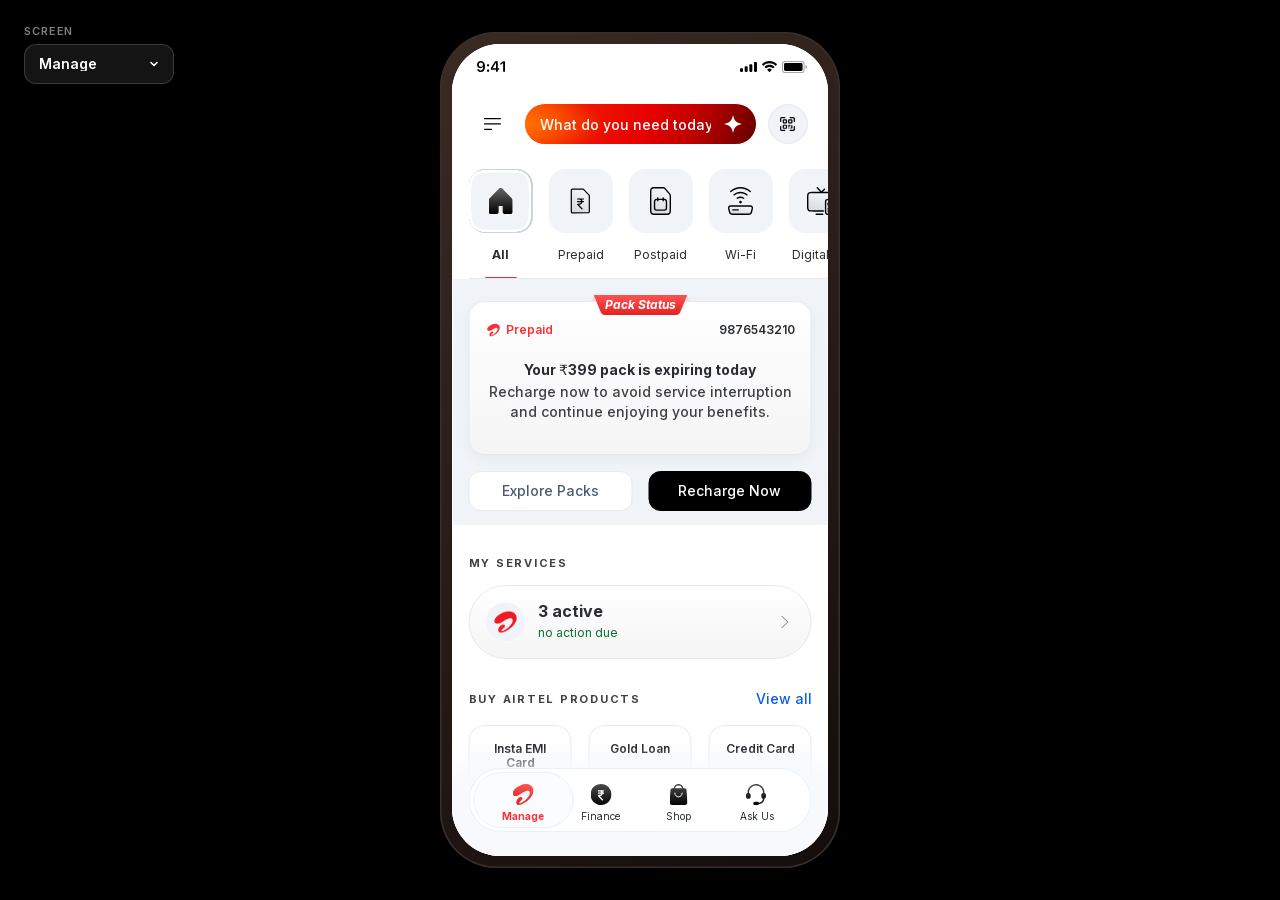
<file: new-colour/index.html>
<!doctype html>
<html lang="en">
<head>
<meta charset="utf-8" />
<meta name="viewport" content="width=device-width, initial-scale=1, viewport-fit=cover, maximum-scale=1" />
<meta name="theme-color" content="#000000" />
<title>Agentic · New colour</title>
<link rel="icon" href="data:image/svg+xml,%3Csvg xmlns=%22http://www.w3.org/2000/svg%22 viewBox=%220 0 24 24%22%3E%3Ccircle cx=%2212%22 cy=%2212%22 r=%2212%22 fill=%22%23D42D1F%22/%3E%3Cpath d=%22M12 4c.4 3.6 2 6.2 8 8-6 1.8-7.6 4.4-8 8-.4-3.6-2-6.2-8-8 6-1.8 7.6-4.4 8-8Z%22 fill=%22white%22/%3E%3C/svg%3E" />
<link rel="stylesheet" href="fonts.css?v=20261104x" />
<link rel="stylesheet" href="home-tw.css?v=20261104x" />
<link rel="stylesheet" href="styles.css?v=20261104x" />
</head>
<body>
<div class="mode-pick">
  <label for="modeSel">Screen</label>
  <span class="mp-wrap"><select id="modeSel" aria-label="Choose a screen"><option value="manage">Manage</option><option value="finance">Finance</option></select>
  <svg width="12" height="12" viewBox="0 0 12 12" fill="none" aria-hidden="true"><path d="M3 4.5 6 7.5l3-3" stroke="currentColor" stroke-width="1.6" stroke-linecap="round" stroke-linejoin="round"/></svg></span>
</div>


<main class="stage">
<div class="device" id="device">
<div class="phone" id="phone">

  <!-- Status bar (from Figma) -->
  <div class="statusbar" aria-hidden="true">
    <img class="sb-time" src="assets/time.svg" alt="" />
    <img class="sb-cell" src="assets/cellular.svg" alt="" />
    <img class="sb-wifi" src="assets/wifi.svg" alt="" />
    <img class="sb-batt" src="assets/battery.svg" alt="" />
  </div>

  <!-- ================= HOME (generated from Figma "Manage Landing" 81538:20209 by figma/build_home.py) ================= -->
  <section class="screen home active" id="home">
    <div class="home-scroll" id="homeScroll">
      <div class="fh" id="figmaHome">
      <div class="-translate-x-1/2 absolute content-stretch flex flex-col items-start left-[calc(50%+20.5px)] top-[125px] rv">
        <div class="content-stretch flex gap-[16px] items-start relative shrink-0 w-full">
          <div class="content-stretch flex flex-col gap-[8px] items-center justify-end relative shrink-0">
            <div class="overflow-clip relative shrink-0 size-[64px]">
              <div class="-translate-x-1/2 -translate-y-1/2 absolute bg-[#cdd3dd] left-1/2 rounded-[16px] size-[64px] top-1/2"></div>
              <div class="absolute inset-[1.47%_1.65%_1.65%_1.47%]">
                <img alt="" class="absolute block inset-0 max-w-none size-full" src="assets/home/imgIconBackground.svg">
              </div>
              <div class="absolute inset-[1.47%_1.65%_1.65%_1.47%]">
                <img alt="" class="absolute block inset-0 max-w-none size-full" src="assets/home/imgIconBackground.svg">
              </div>
              <div class="absolute inset-[1.47%_1.65%_1.65%_1.47%]">
                <img alt="" class="absolute block inset-0 max-w-none size-full" src="assets/home/imgIconBackground.svg">
              </div>
              <div class="absolute inset-[1.47%_1.65%_1.65%_1.47%]">
                <img alt="" class="absolute block inset-0 max-w-none size-full" src="assets/home/imgIconBackground.svg">
              </div>
              <div class="absolute inset-[1.47%_1.65%_1.65%_1.47%]">
                <img alt="" class="absolute block inset-0 max-w-none size-full" src="assets/home/imgIconBackground1.svg">
              </div>
              <div class="-translate-x-1/2 -translate-y-1/2 absolute left-1/2 overflow-clip size-[32px] top-1/2">
                <div class="-translate-y-1/2 absolute h-[26.667px] left-[8.33%] right-[8.33%] top-1/2">
                  <div class="-translate-x-1/2 -translate-y-1/2 absolute h-[25.599px] left-1/2 top-1/2 w-[24.641px]">
                    <img alt="" class="absolute block inset-0 max-w-none size-full" src="assets/home/imgVectorStroke.svg">
                  </div>
                </div>
              </div>
            </div>
            <div class="content-stretch flex items-end justify-center overflow-clip relative shrink-0 w-full">
              <div class="content-stretch flex flex-col items-center relative shrink-0">
                <div class="content-stretch flex flex-col gap-[8px] items-center justify-center relative shrink-0 w-full">
                  <div class="[word-break:break-word] flex flex-col font-[Inter] font-bold h-[28px] justify-center leading-[0] relative shrink-0 text-[color:#292c31] text-[length:12px] text-center tracking-[0px] w-[54px]" style="font-feature-settings:'liga' 0">
                    <p class="leading-[14px]">All</p>
                  </div>
                  <div class="flex items-center justify-center min-w-[32px] relative shrink-0">
                    <div class="flex-none rotate-180">
                      <div class="bg-gradient-to-b from-[#fc5252] h-[2px] relative rounded-[100px] to-[#e32121] w-[32px]"></div>
                    </div>
                  </div>
                </div>
              </div>
            </div>
          </div>
          <div class="content-stretch flex flex-col gap-[8px] items-center justify-end overflow-clip relative shrink-0 w-[64px]">
            <div class="overflow-clip relative shrink-0 size-[64px]">
              <div class="-translate-x-1/2 -translate-y-1/2 absolute bg-[#f0f4f9] left-1/2 rounded-[16px] size-[64px] top-1/2"></div>
              <div class="-translate-x-1/2 -translate-y-1/2 absolute left-1/2 overflow-clip size-[32px] top-1/2">
                <div class="absolute inset-[8.33%]">
                  <img alt="" class="absolute block inset-0 max-w-none size-full" src="assets/home/imgLiveContainer2.svg">
                </div>
              </div>
            </div>
            <div class="content-stretch flex items-end justify-center overflow-clip relative shrink-0 w-full">
              <div class="content-stretch flex flex-[1_0_0] flex-col items-center min-w-px relative">
                <div class="content-stretch flex flex-col items-center justify-center relative shrink-0 w-full">
                  <div class="[word-break:break-word] flex flex-col font-[Inter] font-normal h-[28px] justify-center leading-[0] relative shrink-0 text-[color:#292c31] text-[length:12px] text-center tracking-[0px] w-full" style="font-feature-settings:'liga' 0">
                    <p class="leading-[14px]">Prepaid</p>
                  </div>
                </div>
              </div>
            </div>
          </div>
          <div class="content-stretch flex flex-col gap-[8px] items-center justify-end overflow-clip relative shrink-0 w-[64px]">
            <div class="overflow-clip relative shrink-0 size-[64px]">
              <div class="-translate-x-1/2 -translate-y-1/2 absolute bg-[#f0f4f9] left-1/2 rounded-[16px] size-[64px] top-1/2"></div>
              <div class="-translate-x-1/2 -translate-y-1/2 absolute left-1/2 overflow-clip size-[32px] top-1/2">
                <div class="absolute inset-[6.25%]">
                  <div class="absolute inset-[0_11.84%]">
                    <img alt="" class="absolute block inset-0 max-w-none size-full" src="assets/home/imgIcn.svg">
                  </div>
                </div>
              </div>
            </div>
            <div class="content-stretch flex items-end justify-center overflow-clip relative shrink-0 w-full">
              <div class="content-stretch flex flex-[1_0_0] flex-col items-center min-w-px relative">
                <div class="content-stretch flex flex-col items-center justify-center relative shrink-0 w-full">
                  <div class="[word-break:break-word] flex flex-col font-[Inter] font-normal h-[28px] justify-center leading-[0] relative shrink-0 text-[color:#292c31] text-[length:12px] text-center tracking-[0px] w-full" style="font-feature-settings:'liga' 0">
                    <p class="leading-[14px]">Postpaid</p>
                  </div>
                </div>
              </div>
            </div>
          </div>
          <div class="content-stretch flex flex-col gap-[8px] items-center justify-end overflow-clip relative shrink-0 w-[64px]">
            <div class="overflow-clip relative shrink-0 size-[64px]">
              <div class="-translate-x-1/2 -translate-y-1/2 absolute bg-[#f0f4f9] left-1/2 rounded-[16px] size-[64px] top-1/2"></div>
              <div class="-translate-x-1/2 -translate-y-1/2 absolute left-1/2 overflow-clip size-[32px] top-1/2">
                <div class="absolute inset-[6.25%]">
                  <div class="absolute inset-[0_4.44%_0_4.45%]">
                    <img alt="" class="absolute block inset-0 max-w-none size-full" src="assets/home/imgIcn1.svg">
                  </div>
                </div>
              </div>
            </div>
            <div class="content-stretch flex items-end justify-center overflow-clip relative shrink-0 w-full">
              <div class="content-stretch flex flex-[1_0_0] flex-col items-center min-w-px relative">
                <div class="content-stretch flex flex-col items-center justify-center relative shrink-0 w-full">
                  <div class="[word-break:break-word] flex flex-col font-[Inter] font-normal h-[28px] justify-center leading-[0] relative shrink-0 text-[color:#292c31] text-[length:12px] text-center tracking-[0px] w-full" style="font-feature-settings:'liga' 0">
                    <p class="leading-[14px]">Wi-Fi</p>
                  </div>
                </div>
              </div>
            </div>
          </div>
          <div class="content-stretch flex flex-col gap-[8px] items-center justify-end overflow-clip relative shrink-0 w-[64px]">
            <div class="overflow-clip relative shrink-0 size-[64px]">
              <div class="-translate-x-1/2 -translate-y-1/2 absolute bg-[#f0f4f9] left-1/2 rounded-[16px] size-[64px] top-1/2"></div>
              <div class="-translate-x-1/2 -translate-y-1/2 absolute left-1/2 overflow-clip size-[32px] top-1/2">
                <div class="absolute inset-[6.25%]">
                  <div class="absolute inset-[0_-0.01%]">
                    <img alt="" class="absolute block inset-0 max-w-none size-full" src="assets/home/imgIcn2.svg">
                  </div>
                </div>
              </div>
            </div>
            <div class="content-stretch flex items-end justify-center overflow-clip relative shrink-0 w-full">
              <div class="content-stretch flex flex-[1_0_0] flex-col items-center min-w-px relative">
                <div class="content-stretch flex flex-col items-center justify-center relative shrink-0 w-full">
                  <div class="[word-break:break-word] flex flex-col font-[Inter] font-normal h-[28px] justify-center leading-[0] relative shrink-0 text-[color:#292c31] text-[length:12px] text-center tracking-[0px] w-full" style="font-feature-settings:'liga' 0">
                    <p class="leading-[14px]">Digital TV</p>
                  </div>
                </div>
              </div>
            </div>
          </div>
        </div>
        <div class="h-0 relative shrink-0 w-full">
          <div class="absolute inset-[-1px_0_0_0]">
            <img alt="" class="block max-w-none size-full" src="assets/home/imgDivider.svg">
          </div>
        </div>
      </div>
      <div class="-translate-x-1/2 absolute bg-[#f0f4f9] h-[246px] left-1/2 top-[235px] w-[375px] rv"></div>
      <div class="-translate-x-1/2 absolute content-stretch flex flex-col gap-[16px] items-start left-1/2 top-[513px] w-[343px] rv">
        <div class="content-stretch flex gap-[8px] items-start relative shrink-0 w-full">
          <div class="content-stretch flex flex-[1_0_0] gap-[4px] items-start min-w-px relative self-stretch">
            <div class="content-stretch flex flex-[1_0_0] flex-col gap-[4px] items-start justify-center min-w-px relative">
              <div class="content-stretch flex gap-[4px] items-center relative shrink-0">
                <div class="content-stretch flex items-center justify-center relative shrink-0">
                  <p class="[word-break:break-word] font-[Inter] font-bold leading-[12px] relative shrink-0 text-[color:#3e4146] text-[length:11px] tracking-[1.76px] uppercase whitespace-nowrap">
                    My services
                  </p>
                </div>
              </div>
            </div>
          </div>
        </div>
        <div class="bg-gradient-to-b border-[length:1px] border-[#e6e9ef] border-solid content-stretch flex from-[white] gap-[12px] items-center p-[16px] relative rounded-[100px] shrink-0 to-[#f5f5f5] w-full">
          <div class="content-stretch flex items-center relative shrink-0">
            <div class="relative rounded-[100px] shrink-0 size-[40px]">
              <img alt="" class="absolute inset-0 max-w-none object-cover pointer-events-none rounded-[100px] size-full" src="assets/home/imgLast.png">
            </div>
          </div>
          <div class="[word-break:break-word] content-stretch flex flex-[1_0_0] flex-col gap-[4px] items-start justify-center leading-[0] min-w-px relative">
            <div class="flex flex-col font-[Inter] font-bold justify-center relative shrink-0 text-[color:#292c31] text-[length:16px] tracking-[0px] w-full" style="font-feature-settings:'liga' 0">
              <p class="leading-[18px]">3 active</p>
            </div>
            <div class="flex flex-col font-[Inter] font-normal justify-center relative shrink-0 text-[color:#0f7033] text-[length:12px] tracking-[0px] w-full" style="font-feature-settings:'liga' 0">
              <p class="leading-[18px]">no action due</p>
            </div>
          </div>
          <div class="relative shrink-0 size-[20px]">
            <div class="absolute inset-[8.33%]">
              <img alt="" class="absolute block inset-0 max-w-none size-full" src="assets/home/imgLiveContainer3.svg">
            </div>
          </div>
        </div>
      </div>
      <div class="-translate-x-1/2 absolute content-stretch flex flex-col gap-[16px] items-start left-1/2 top-[645px] w-[343px] rv">
        <div class="content-stretch flex gap-[8px] items-start relative shrink-0 w-[343px]">
          <div class="content-stretch flex flex-[1_0_0] gap-[4px] items-center min-w-px relative self-stretch">
            <div class="content-stretch flex flex-[1_0_0] flex-col gap-[4px] items-start justify-center min-w-px relative">
              <div class="content-stretch flex gap-[4px] items-center relative shrink-0">
                <div class="content-stretch flex items-center justify-center relative shrink-0">
                  <p class="[word-break:break-word] font-[Inter] font-bold leading-[12px] relative shrink-0 text-[color:#3e4146] text-[length:11px] tracking-[1.76px] uppercase whitespace-nowrap">
                    Buy airtel products
                  </p>
                </div>
              </div>
            </div>
          </div>
          <div class="content-stretch flex items-start relative shrink-0">
            <div class="bg-[rgba(255,255,255,0)] content-stretch flex flex-col h-[20px] items-center justify-center overflow-clip relative shrink-0">
              <div class="content-stretch flex gap-[2px] items-center relative shrink-0">
                <p class="[word-break:break-word] font-[Inter] font-medium leading-[16px] relative shrink-0 text-[color:#075ee8] text-[length:14px] text-center tracking-[0px] whitespace-nowrap" style="font-feature-settings:'liga' 0">
                  View all
                </p>
              </div>
            </div>
          </div>
        </div>
        <div class="content-stretch flex flex-col gap-[16px] items-start relative shrink-0 w-full">
          <div class="content-stretch flex gap-[17px] items-center relative shrink-0 w-full">
            <div class="bg-gradient-to-b border-[length:1px] border-[#e6e9ef] border-solid content-stretch flex flex-col from-[white] h-[112px] items-center pt-[16px] relative rounded-[16px] shrink-0 to-[#f5f5f5] w-[103px]">
              <div class="absolute bottom-[-0.02px] h-[60px] left-0 rounded-bl-[16px] rounded-br-[16px] w-[101px]">
                <img alt="" class="absolute inset-0 max-w-none object-cover pointer-events-none rounded-bl-[16px] rounded-br-[16px] size-full" src="assets/home/imgImagePlaceholder.png">
              </div>
              <div class="content-stretch flex items-center justify-center px-[16px] relative shrink-0 w-full">
                <p class="[word-break:break-word] flex-[1_0_0] font-[Inter] font-semibold leading-[14px] min-w-px overflow-hidden relative text-[12px] text-[color:#292c31] text-center text-ellipsis tracking-[0px]" style="font-feature-settings:'liga' 0">
                  Insta EMI Card
                </p>
              </div>
            </div>
            <div class="bg-gradient-to-b border-[length:1px] border-[#e6e9ef] border-solid content-stretch flex flex-col from-[white] h-[112px] items-center pt-[16px] relative rounded-[16px] shrink-0 to-[#f5f5f5] w-[103px]">
              <div class="absolute bottom-[-0.02px] h-[60px] left-0 rounded-bl-[16px] rounded-br-[16px] w-[101px]">
                <img alt="" class="absolute inset-0 max-w-none object-cover pointer-events-none rounded-bl-[16px] rounded-br-[16px] size-full" src="assets/home/imgImagePlaceholder1.png">
              </div>
              <div class="content-stretch flex items-center justify-center px-[16px] relative shrink-0 w-full">
                <p class="[word-break:break-word] flex-[1_0_0] font-[Inter] font-semibold leading-[14px] min-w-px overflow-hidden relative text-[12px] text-[color:#292c31] text-center text-ellipsis tracking-[0px]" style="font-feature-settings:'liga' 0">
                  Gold Loan
                </p>
              </div>
            </div>
            <div class="bg-gradient-to-b border-[length:1px] border-[#e6e9ef] border-solid content-stretch flex flex-col from-[white] h-[112px] items-center pt-[16px] relative rounded-[16px] shrink-0 to-[#f5f5f5] w-[103px]">
              <div class="absolute bottom-[-0.02px] h-[60px] left-0 rounded-bl-[16px] rounded-br-[16px] w-[101px]">
                <img alt="" class="absolute inset-0 max-w-none object-cover pointer-events-none rounded-bl-[16px] rounded-br-[16px] size-full" src="assets/home/imgImagePlaceholder2.png">
              </div>
              <div class="content-stretch flex items-center justify-center px-[16px] relative shrink-0 w-full">
                <p class="[word-break:break-word] flex-[1_0_0] font-[Inter] font-semibold leading-[14px] min-w-px overflow-hidden relative text-[12px] text-[color:#292c31] text-center text-ellipsis tracking-[0px]" style="font-feature-settings:'liga' 0">
                  Credit Card
                </p>
              </div>
            </div>
          </div>
          <div class="content-stretch flex gap-[17px] items-center relative shrink-0 w-full">
            <div class="bg-gradient-to-b border-[length:1px] border-[#e6e9ef] border-solid content-stretch flex flex-col from-[white] h-[112px] items-center pt-[16px] relative rounded-[16px] shrink-0 to-[#f5f5f5] w-[103px]">
              <div class="absolute bottom-[-0.02px] h-[60px] left-0 rounded-bl-[16px] rounded-br-[16px] w-[101px]">
                <img alt="" class="absolute inset-0 max-w-none object-cover pointer-events-none rounded-bl-[16px] rounded-br-[16px] size-full" src="assets/home/imgImagePlaceholder3.png">
              </div>
              <div class="content-stretch flex items-center justify-center px-[16px] relative shrink-0 w-full">
                <p class="[word-break:break-word] flex-[1_0_0] font-[Inter] font-semibold leading-[14px] min-w-px overflow-hidden relative text-[12px] text-[color:#292c31] text-center text-ellipsis tracking-[0px]" style="font-feature-settings:'liga' 0">
                  Fixed Deposit
                </p>
              </div>
            </div>
            <div class="bg-gradient-to-b border-[length:1px] border-[#e6e9ef] border-solid content-stretch flex flex-col from-[white] h-[112px] items-center pt-[16px] relative rounded-[16px] shrink-0 to-[#f5f5f5] w-[103px]">
              <div class="absolute bottom-[-0.02px] h-[60px] left-0 rounded-bl-[16px] rounded-br-[16px] w-[101px]">
                <img alt="" class="absolute inset-0 max-w-none object-cover pointer-events-none rounded-bl-[16px] rounded-br-[16px] size-full" src="assets/home/imgImagePlaceholder4.png">
              </div>
              <div class="-translate-x-1/2 absolute content-stretch flex flex-col items-start left-1/2 top-[-5px]">
                <div class="content-stretch flex h-[16px] items-center relative shrink-0">
                  <div class="grid-cols-[max-content] grid-rows-[max-content] inline-grid leading-[0] place-items-start relative shrink-0">
                    <div class="col-1 h-[16.001px] ml-0 mt-0 relative row-1 w-[10.41px]">
                      <img alt="" class="absolute block inset-0 max-w-none size-full" src="assets/home/imgLeftAnkle.svg">
                    </div>
                  </div>
                  <div class="bg-gradient-to-t content-stretch flex from-[black] gap-[4px] h-[16px] items-center justify-center py-[2px] relative shrink-0 to-[#2d2b2b]">
                    <p class="[word-break:break-word] font-[Inter] font-bold italic leading-[12px] relative shrink-0 text-[color:white] text-[length:10px] text-center tracking-[0px] whitespace-nowrap" style="font-feature-settings:'liga' 0">
                      ₹300 off
                    </p>
                  </div>
                  <div class="grid-cols-[max-content] grid-rows-[max-content] inline-grid leading-[0] place-items-start relative shrink-0">
                    <div class="col-1 h-[16px] ml-0 mt-0 relative row-1 w-[10.409px]">
                      <img alt="" class="absolute block inset-0 max-w-none size-full" src="assets/home/imgRightAnkle.svg">
                    </div>
                  </div>
                </div>
              </div>
              <div class="content-stretch flex items-center justify-center px-[16px] relative shrink-0 w-full">
                <p class="[word-break:break-word] flex-[1_0_0] font-[Inter] font-semibold leading-[14px] min-w-px overflow-hidden relative text-[12px] text-[color:#292c31] text-center text-ellipsis tracking-[0px]" style="font-feature-settings:'liga' 0">
                  Refer Wi-Fi
                </p>
              </div>
            </div>
            <div class="bg-gradient-to-b border-[length:1px] border-[#e6e9ef] border-solid content-stretch flex flex-col from-[white] h-[112px] items-center pt-[16px] relative rounded-[16px] shrink-0 to-[#f5f5f5] w-[103px]">
              <div class="absolute bottom-[-0.02px] h-[60px] left-0 rounded-bl-[16px] rounded-br-[16px] w-[101px]">
                <img alt="" class="absolute inset-0 max-w-none object-cover pointer-events-none rounded-bl-[16px] rounded-br-[16px] size-full" src="assets/home/imgImagePlaceholder5.png">
              </div>
              <div class="content-stretch flex items-center justify-center px-[16px] relative shrink-0 w-full">
                <p class="[word-break:break-word] flex-[1_0_0] font-[Inter] font-semibold leading-[14px] min-w-px overflow-hidden relative text-[12px] text-[color:#292c31] text-center text-ellipsis tracking-[0px]" style="font-feature-settings:'liga' 0">
                  Postpaid
                </p>
              </div>
            </div>
          </div>
          <div class="content-stretch flex gap-[17px] items-center relative shrink-0 w-full">
            <div class="bg-gradient-to-b border-[length:1px] border-[#e6e9ef] border-solid content-stretch flex flex-col from-[white] h-[112px] items-center pt-[16px] relative rounded-[16px] shrink-0 to-[#f5f5f5] w-[103px]">
              <div class="absolute bottom-[-0.02px] h-[60px] left-0 rounded-bl-[16px] rounded-br-[16px] w-[101px]">
                <img alt="" class="absolute inset-0 max-w-none object-cover pointer-events-none rounded-bl-[16px] rounded-br-[16px] size-full" src="assets/home/imgImagePlaceholder6.png">
              </div>
              <div class="content-stretch flex items-center justify-center px-[16px] relative shrink-0 w-full">
                <p class="[word-break:break-word] flex-[1_0_0] font-[Inter] font-semibold leading-[14px] min-w-px overflow-hidden relative text-[12px] text-[color:#292c31] text-center text-ellipsis tracking-[0px]" style="font-feature-settings:'liga' 0">
                  IPTV
                </p>
              </div>
            </div>
            <div class="bg-gradient-to-b border-[length:1px] border-[#e6e9ef] border-solid content-stretch flex flex-col from-[white] h-[112px] items-center pt-[16px] relative rounded-[16px] shrink-0 to-[#f5f5f5] w-[103px]">
              <div class="absolute bottom-[-0.02px] h-[60px] left-0 rounded-bl-[16px] rounded-br-[16px] w-[101px]">
                <img alt="" class="absolute inset-0 max-w-none object-cover pointer-events-none rounded-bl-[16px] rounded-br-[16px] size-full" src="assets/home/imgImagePlaceholder7.png">
              </div>
              <div class="content-stretch flex items-center justify-center px-[16px] relative shrink-0 w-full">
                <p class="[word-break:break-word] flex-[1_0_0] font-[Inter] font-semibold leading-[14px] min-w-px overflow-hidden relative text-[12px] text-[color:#292c31] text-center text-ellipsis tracking-[0px]" style="font-feature-settings:'liga' 0">
                  Bundle your services
                </p>
              </div>
            </div>
            <div class="bg-gradient-to-b border-[length:1px] border-[#e6e9ef] border-solid content-stretch flex flex-col from-[white] h-[112px] items-center pt-[16px] relative rounded-[16px] shrink-0 to-[#f5f5f5] w-[103px]">
              <div class="absolute bottom-[-0.02px] h-[60px] left-0 rounded-bl-[16px] rounded-br-[16px] w-[101px]">
                <img alt="" class="absolute inset-0 max-w-none object-cover pointer-events-none rounded-bl-[16px] rounded-br-[16px] size-full" src="assets/home/imgImagePlaceholder8.png">
              </div>
              <div class="content-stretch flex items-center justify-center px-[16px] relative shrink-0 w-full">
                <p class="[word-break:break-word] flex-[1_0_0] font-[Inter] font-semibold leading-[14px] min-w-px overflow-hidden relative text-[12px] text-[color:#292c31] text-center text-ellipsis tracking-[0px]" style="font-feature-settings:'liga' 0">
                  New Prepaid
                </p>
              </div>
            </div>
          </div>
        </div>
      </div>
      <div class="-translate-x-1/2 absolute content-stretch flex flex-col gap-[16px] items-start left-1/2 top-[1081px] w-[343px] rv">
        <div class="content-stretch flex items-start relative shrink-0">
          <div class="content-stretch flex gap-[8px] h-[12px] items-start relative shrink-0 w-[343px]">
            <div class="content-stretch flex flex-[1_0_0] gap-[4px] h-full items-start min-w-px relative">
              <div class="content-stretch flex flex-[1_0_0] flex-col gap-[4px] items-start justify-center min-w-px relative">
                <div class="content-stretch flex gap-[4px] items-center relative shrink-0">
                  <div class="content-stretch flex items-center justify-center relative shrink-0">
                    <p class="[word-break:break-word] font-[Inter] font-bold leading-[12px] relative shrink-0 text-[color:#3e4146] text-[length:11px] tracking-[1.76px] uppercase whitespace-nowrap">
                      Manage services
                    </p>
                  </div>
                </div>
              </div>
            </div>
          </div>
        </div>
        <div class="content-stretch flex gap-[16px] items-start relative shrink-0 w-full">
          <div class="content-stretch flex flex-col gap-[8px] items-center relative shrink-0 w-[74px]">
            <div class="drop-shadow-[0px_5px_calc(5.62px/2)_rgba(143,165,227,0.2)] relative shrink-0 size-[60px]">
              <div class="-translate-x-1/2 -translate-y-1/2 absolute bg-[rgba(255,255,255,0)] border-[length:2px] border-[#f0f4f9] border-solid left-1/2 rounded-[100px] size-[64px] top-1/2"></div>
              <div class="-translate-x-1/2 -translate-y-1/2 absolute bg-gradient-to-b border-[length:2px] border-[white] border-solid from-[#f0f4f9] left-1/2 rounded-[100px] size-[60px] to-[white] top-1/2"></div>
              <div class="-translate-x-1/2 -translate-y-1/2 absolute content-stretch flex items-center justify-center left-1/2 p-[4px] size-[32px] top-1/2">
                <div class="overflow-clip relative shrink-0 size-[24px]">
                  <div class="absolute inset-[6.25%]">
                    <div class="absolute inset-[8.5%_0]">
                      <img alt="" class="absolute block inset-0 max-w-none size-full" src="assets/home/imgIcn3.svg">
                    </div>
                  </div>
                </div>
              </div>
            </div>
            <p class="[word-break:break-word] font-[Inter] font-medium leading-[14px] min-w-full relative shrink-0 text-[color:#292c31] text-[length:11px] text-center tracking-[0px] w-[min-content]" style="font-feature-settings:'liga' 0">
              Recharge
            </p>
          </div>
          <div class="content-stretch flex flex-col gap-[8px] items-center relative shrink-0 w-[74px]">
            <div class="drop-shadow-[0px_5px_calc(5.62px/2)_rgba(143,165,227,0.2)] relative shrink-0 size-[60px]">
              <div class="-translate-x-1/2 -translate-y-1/2 absolute bg-[rgba(255,255,255,0)] border-[length:2px] border-[#f0f4f9] border-solid left-1/2 rounded-[100px] size-[64px] top-1/2"></div>
              <div class="-translate-x-1/2 -translate-y-1/2 absolute bg-gradient-to-b border-[length:2px] border-[white] border-solid from-[#f0f4f9] left-1/2 rounded-[100px] size-[60px] to-[white] top-1/2"></div>
              <div class="-translate-x-1/2 -translate-y-1/2 absolute content-stretch flex items-center justify-center left-1/2 p-[4px] size-[32px] top-1/2">
                <div class="overflow-clip relative shrink-0 size-[24px]">
                  <div class="absolute inset-[6.25%]">
                    <div class="absolute inset-[0_5.66%]">
                      <img alt="" class="absolute block inset-0 max-w-none size-full" src="assets/home/imgIcn4.svg">
                    </div>
                  </div>
                </div>
              </div>
            </div>
            <p class="[word-break:break-word] font-[Inter] font-medium leading-[14px] min-w-full relative shrink-0 text-[color:#292c31] text-[length:11px] text-center tracking-[0px] w-[min-content]" style="font-feature-settings:'liga' 0">
              Pay Bills
            </p>
          </div>
          <div class="content-stretch flex flex-col gap-[8px] items-center relative shrink-0 w-[74px]">
            <div class="drop-shadow-[0px_5px_calc(5.62px/2)_rgba(143,165,227,0.2)] relative shrink-0 size-[60px]">
              <div class="-translate-x-1/2 -translate-y-1/2 absolute bg-[rgba(255,255,255,0)] border-[length:2px] border-[#f0f4f9] border-solid left-1/2 rounded-[100px] size-[64px] top-1/2"></div>
              <div class="-translate-x-1/2 -translate-y-1/2 absolute bg-gradient-to-b border-[length:2px] border-[white] border-solid from-[#f0f4f9] left-1/2 rounded-[100px] size-[60px] to-[white] top-1/2"></div>
              <div class="-translate-x-1/2 -translate-y-1/2 absolute content-stretch flex items-center justify-center left-1/2 p-[4px] size-[32px] top-1/2">
                <div class="overflow-clip relative shrink-0 size-[24px]">
                  <div class="absolute inset-[6.25%]">
                    <div class="absolute inset-[0_-0.01%]">
                      <img alt="" class="absolute block inset-0 max-w-none size-full" src="assets/home/imgIcn5.svg">
                    </div>
                  </div>
                </div>
              </div>
            </div>
            <p class="[word-break:break-word] font-[Inter] font-medium leading-[14px] min-w-full relative shrink-0 text-[color:#292c31] text-[length:11px] text-center tracking-[0px] w-[min-content]" style="font-feature-settings:'liga' 0">Claim OTTs & More</p>
          </div>
          <div class="content-stretch flex flex-col gap-[8px] items-center relative shrink-0 w-[74px]">
            <div class="drop-shadow-[0px_5px_calc(5.62px/2)_rgba(143,165,227,0.2)] relative shrink-0 size-[60px]">
              <div class="-translate-x-1/2 -translate-y-1/2 absolute bg-[rgba(255,255,255,0)] border-[length:2px] border-[#f0f4f9] border-solid left-1/2 rounded-[100px] size-[64px] top-1/2"></div>
              <div class="-translate-x-1/2 -translate-y-1/2 absolute bg-gradient-to-b border-[length:2px] border-[white] border-solid from-[#f0f4f9] left-1/2 rounded-[100px] size-[60px] to-[white] top-1/2"></div>
              <div class="-translate-x-1/2 -translate-y-1/2 absolute content-stretch flex items-center justify-center left-1/2 p-[4px] size-[32px] top-1/2">
                <div class="overflow-clip relative shrink-0 size-[24px]">
                  <div class="absolute inset-[6.25%]">
                    <img alt="" class="absolute block inset-0 max-w-none size-full" src="assets/home/imgLiveContainer4.svg">
                  </div>
                </div>
              </div>
            </div>
            <p class="[word-break:break-word] font-[Inter] font-medium leading-[14px] min-w-full relative shrink-0 text-[color:#292c31] text-[length:11px] text-center tracking-[0px] w-[min-content]" style="font-feature-settings:'liga' 0">
              International Roaming
            </p>
          </div>
        </div>
        <div class="content-stretch flex gap-[16px] items-start relative shrink-0 w-full">
          <div class="content-stretch flex flex-col gap-[8px] items-center relative shrink-0 w-[74px]">
            <div class="drop-shadow-[0px_5px_calc(5.62px/2)_rgba(143,165,227,0.2)] relative shrink-0 size-[60px]">
              <div class="-translate-x-1/2 -translate-y-1/2 absolute bg-[rgba(255,255,255,0)] border-[length:2px] border-[#f0f4f9] border-solid left-1/2 rounded-[100px] size-[64px] top-1/2"></div>
              <div class="-translate-x-1/2 -translate-y-1/2 absolute bg-gradient-to-b border-[length:2px] border-[white] border-solid from-[#f0f4f9] left-1/2 rounded-[100px] size-[60px] to-[white] top-1/2"></div>
              <div class="-translate-x-1/2 -translate-y-1/2 absolute content-stretch flex items-center justify-center left-1/2 p-[4px] size-[32px] top-1/2">
                <div class="overflow-clip relative shrink-0 size-[24px]">
                  <div class="absolute inset-[6.25%]">
                    <div class="absolute inset-[11.31%_0]">
                      <img alt="" class="absolute block inset-0 max-w-none size-full" src="assets/home/imgIcn6.svg">
                    </div>
                  </div>
                </div>
              </div>
            </div>
            <p class="[word-break:break-word] font-[Inter] font-medium leading-[14px] min-w-full relative shrink-0 text-[color:#292c31] text-[length:11px] text-center tracking-[0px] w-[min-content]" style="font-feature-settings:'liga' 0">
              My Wi-Fi
            </p>
          </div>
          <div class="content-stretch flex flex-col gap-[8px] items-center relative shrink-0 w-[74px]">
            <div class="drop-shadow-[0px_5px_calc(5.62px/2)_rgba(143,165,227,0.2)] relative shrink-0 size-[60px]">
              <div class="-translate-x-1/2 -translate-y-1/2 absolute bg-[rgba(255,255,255,0)] border-[length:2px] border-[#f0f4f9] border-solid left-1/2 rounded-[100px] size-[64px] top-1/2"></div>
              <div class="-translate-x-1/2 -translate-y-1/2 absolute bg-gradient-to-b border-[length:2px] border-[white] border-solid from-[#f0f4f9] left-1/2 rounded-[100px] size-[60px] to-[white] top-1/2"></div>
              <div class="-translate-x-1/2 -translate-y-1/2 absolute content-stretch flex items-center justify-center left-1/2 p-[4px] size-[32px] top-1/2">
                <div class="overflow-clip relative shrink-0 size-[24px]">
                  <div class="absolute inset-[6.25%]">
                    <div class="absolute inset-[-0.36%_5.33%]">
                      <img alt="" class="absolute block inset-0 max-w-none size-full" src="assets/home/imgIcn7.svg">
                    </div>
                  </div>
                </div>
              </div>
            </div>
            <div class="-translate-x-1/2 absolute content-stretch flex flex-col items-start justify-center left-1/2 top-[-6px]">
              <div class="bg-gradient-to-b border-[length:1px] border-[rgba(255,255,255,0)] border-solid content-stretch flex from-[#397eed] gap-[4px] items-center overflow-clip px-[12px] py-[4px] relative rounded-[20px] shrink-0 to-[#064bba]">
                <div class="content-stretch flex items-center relative shrink-0">
                  <div class="[word-break:break-word] flex flex-col font-[Inter] font-bold italic justify-center leading-[0] relative shrink-0 text-[color:white] text-[length:11px] text-center tracking-[0px] whitespace-nowrap" style="font-feature-settings:'liga' 0">
                    <p class="leading-[12px]">Offer</p>
                  </div>
                </div>
              </div>
            </div>
            <p class="[word-break:break-word] font-[Inter] font-medium leading-[14px] min-w-full relative shrink-0 text-[color:#292c31] text-[length:11px] text-center tracking-[0px] w-[min-content]" style="font-feature-settings:'liga' 0">
              Upgrade to Postpaid
            </p>
          </div>
          <div class="content-stretch flex flex-col gap-[8px] items-center relative shrink-0 w-[74px]">
            <div class="drop-shadow-[0px_5px_calc(5.62px/2)_rgba(143,165,227,0.2)] relative shrink-0 size-[60px]">
              <div class="-translate-x-1/2 -translate-y-1/2 absolute bg-[rgba(255,255,255,0)] border-[length:2px] border-[#f0f4f9] border-solid left-1/2 rounded-[100px] size-[64px] top-1/2"></div>
              <div class="-translate-x-1/2 -translate-y-1/2 absolute bg-gradient-to-b border-[length:2px] border-[white] border-solid from-[#f0f4f9] left-1/2 rounded-[100px] size-[60px] to-[white] top-1/2"></div>
              <div class="-translate-x-1/2 -translate-y-1/2 absolute content-stretch flex items-center justify-center left-1/2 p-[4px] size-[32px] top-1/2">
                <div class="overflow-clip relative shrink-0 size-[24px]">
                  <div class="absolute inset-[6.25%]">
                    <div class="absolute inset-[11.32%_0]">
                      <img alt="" class="absolute block inset-0 max-w-none size-full" src="assets/home/imgIcn8.svg">
                    </div>
                  </div>
                </div>
              </div>
            </div>
            <p class="[word-break:break-word] font-[Inter] font-medium leading-[14px] min-w-full relative shrink-0 text-[color:#292c31] text-[length:11px] text-center tracking-[0px] w-[min-content]" style="font-feature-settings:'liga' 0">
              Manage Family
            </p>
          </div>
          <div class="content-stretch flex flex-col gap-[8px] items-center relative shrink-0 w-[74px]">
            <div class="drop-shadow-[0px_5px_calc(5.62px/2)_rgba(143,165,227,0.2)] relative shrink-0 size-[60px]">
              <div class="-translate-x-1/2 -translate-y-1/2 absolute bg-[rgba(255,255,255,0)] border-[length:2px] border-[#f0f4f9] border-solid left-1/2 rounded-[100px] size-[64px] top-1/2"></div>
              <div class="-translate-x-1/2 -translate-y-1/2 absolute bg-gradient-to-b border-[length:2px] border-[white] border-solid from-[#f0f4f9] left-1/2 rounded-[100px] size-[60px] to-[white] top-1/2"></div>
              <div class="-translate-x-1/2 -translate-y-1/2 absolute content-stretch flex items-center justify-center left-1/2 p-[4px] size-[32px] top-1/2">
                <div class="relative shrink-0 size-[24px]">
                  <div class="absolute flex inset-[8.33%] items-center justify-center" style="container-type:size">
                    <div class="flex-none h-[100cqh] rotate-180 w-[100cqw]">
                      <div class="relative size-full">
                        <div class="absolute border-[1.2px] border-[black] border-solid inset-[15%_58.08%_58.08%_15%]"></div>
                        <div class="absolute border-[1.2px] border-black border-solid inset-[58.08%_58.08%_15%_15%]"></div>
                        <div class="absolute border-[1.2px] border-black border-solid inset-[15%_15%_58.08%_58.08%]"></div>
                        <div class="absolute border-[1.2px] border-black border-solid inset-[58.08%_15%_15%_58.08%]"></div>
                      </div>
                    </div>
                  </div>
                </div>
              </div>
            </div>
            <p class="[word-break:break-word] font-[Inter] font-medium leading-[14px] min-w-full relative shrink-0 text-[color:#292c31] text-[length:11px] text-center tracking-[0px] w-[min-content]" style="font-feature-settings:'liga' 0">
              More
            </p>
          </div>
        </div>
      </div>
      <div class="-translate-x-1/2 absolute content-stretch flex flex-col gap-[16px] items-center left-1/2 overflow-clip top-[1349px] w-[375px] rv">
        <div class="content-stretch flex gap-[8px] items-start relative shrink-0 w-[343px]">
          <div class="content-stretch flex flex-[1_0_0] gap-[4px] items-center min-w-px relative self-stretch">
            <div class="content-stretch flex flex-[1_0_0] flex-col gap-[4px] items-start justify-center min-w-px relative">
              <div class="content-stretch flex gap-[4px] items-center relative shrink-0">
                <div class="content-stretch flex items-center justify-center relative shrink-0">
                  <p class="[word-break:break-word] font-[Inter] font-bold leading-[12px] relative shrink-0 text-[color:#3e4146] text-[length:11px] tracking-[1.76px] uppercase whitespace-nowrap">
                    curated for you
                  </p>
                </div>
              </div>
            </div>
          </div>
        </div>
        <div class="content-stretch flex flex-col items-start justify-center relative shrink-0 w-[343px]">
          <div class="content-stretch flex gap-[20px] items-center relative shrink-0 w-full">
            <div class="h-[182px] relative rounded-[16px] shrink-0 w-[303px]">
              <img alt="" class="absolute inset-0 max-w-none object-cover pointer-events-none rounded-[16px] size-full" src="assets/home/imgImagePlaceholder9.png">
            </div>
            <div class="h-[182px] relative rounded-[16px] shrink-0 w-[303px]">
              <img alt="" class="absolute inset-0 max-w-none object-cover pointer-events-none rounded-[16px] size-full" src="assets/home/imgImagePlaceholder10.png">
            </div>
          </div>
        </div>
      </div>
      <div class="-translate-x-1/2 absolute content-stretch flex items-center justify-center left-1/2 overflow-clip top-[1591px] rv">
        <div class="content-stretch flex flex-col gap-[16px] items-center relative shrink-0 w-[375px]">
          <div class="content-stretch flex gap-[8px] items-start relative shrink-0 w-[343px]">
            <div class="content-stretch flex flex-[1_0_0] gap-[4px] items-center min-w-px relative self-stretch">
              <div class="content-stretch flex flex-[1_0_0] flex-col gap-[4px] items-start justify-center min-w-px relative">
                <div class="content-stretch flex gap-[4px] items-center relative shrink-0">
                  <div class="content-stretch flex items-center justify-center relative shrink-0">
                    <p class="[word-break:break-word] font-[Inter] font-bold leading-[12px] relative shrink-0 text-[color:#3e4146] text-[length:11px] tracking-[1.76px] uppercase whitespace-nowrap">
                      featuring fresh
                    </p>
                  </div>
                </div>
              </div>
            </div>
          </div>
          <div class="content-stretch flex gap-[16px] items-center justify-center relative shrink-0 w-full">
            <div class="h-[274px] relative shrink-0 w-[264px]">
              <img alt="" class="absolute block inset-0 max-w-none size-full" height="274" src="assets/home/imgBase.png" width="264">
            </div>
            <div class="h-[306px] relative shrink-0 w-[300px]">
              <img alt="" class="absolute block inset-0 max-w-none size-full" height="306" src="assets/home/imgBase1.png" width="300">
            </div>
            <div class="h-[274px] relative shrink-0 w-[264px]">
              <img alt="" class="absolute block inset-0 max-w-none size-full" height="274" src="assets/home/imgBase2.png" width="264">
            </div>
          </div>
        </div>
      </div>

<!-- NEXT BEST ACTION (Figma 81538:20220) -->
<div class="-translate-x-1/2 absolute flex flex-col gap-[16px] items-center left-1/2 top-[257px] w-[343px] rv">
  <div class="drop-shadow-[0px_4px_6px_rgba(0,0,0,0.04)] flex flex-wrap items-start relative shrink-0 w-full">
    <div class="pack-card bg-gradient-to-b from-white to-[#f5f5f5] border border-[#e6e9ef] border-solid flex flex-col gap-[20px] items-center pb-[24px] pt-[20px] px-[16px] relative rounded-[16px] shrink-0 w-[343px]">
      <div class="flex gap-[16px] items-center relative shrink-0 w-full">
        <div class="flex flex-[1_0_0] gap-[4px] items-center min-w-px relative">
          <div class="relative shrink-0 size-[16px]"><div class="absolute inset-[8.33%]"><img class="absolute block inset-0 max-w-none size-full" src="assets/home/nba-service.svg" alt=""></div></div>
          <p class="flex-[1_0_0] font-[Inter] font-semibold leading-[14px] min-w-px text-[#fd2f36] text-[12px] pack-type">Prepaid</p>
        </div>
        <p class="flex-[1_0_0] font-[Inter] font-semibold leading-[14px] min-w-px text-[#292c31] text-[12px] text-right">9876543210</p>
      </div>
      <div class="flex flex-col gap-[4px] items-start pb-[8px] pt-[4px] relative shrink-0 text-[14px] text-center w-full">
        <p class="pack-title font-[Inter] font-bold leading-[16px] text-[#292c31] w-full">Your ₹399 pack is expiring today</p>
        <p class="pack-sub font-[Inter] font-medium leading-[20px] text-[#3e4146] w-full">Recharge now to avoid service interruption and continue enjoying your benefits.</p>
      </div>
      <div class="-translate-x-1/2 absolute flex flex-col items-start left-1/2 top-[-7px]">
        <div class="flex items-center relative shrink-0">
          <div class="h-[20px] relative shrink-0 w-[13.012px]"><img class="absolute block inset-0 max-w-none size-full" src="assets/home/nba-ankle-l.svg" alt=""></div>
          <div class="pack-tag-body bg-gradient-to-b from-[#fc5252] to-[#e32121] flex gap-[4px] h-[20px] items-center justify-center py-[2px] relative shrink-0">
            <p class="pack-tag font-[Inter] font-bold italic leading-[14px] text-white text-[12px] text-center whitespace-nowrap">Pack Status</p>
          </div>
          <div class="h-[20px] relative shrink-0 w-[13.012px]"><img class="absolute block inset-0 max-w-none size-full" src="assets/home/nba-ankle-r.svg" alt=""></div>
        </div>
      </div>
    </div>
  </div>
  <div class="flex gap-[16px] items-center justify-center relative shrink-0 w-full">
    <button class="bg-white border border-[#e6e9ef] border-solid flex h-[40px] items-center justify-center px-[12px] rounded-[12px] shrink-0 w-[163.5px]"><span class="font-[Inter] font-medium leading-[16px] text-[#485b76] text-[14px] whitespace-nowrap">Explore Packs</span></button>
    <button class="bg-black border border-black border-solid flex h-[40px] items-center justify-center px-[4px] rounded-[12px] shrink-0 w-[163.5px]"><span class="font-[Inter] font-medium leading-[16px] text-white text-[14px] whitespace-nowrap">Recharge Now</span></button>
  </div>
</div>

<!-- PRODUCT SHOWCASE (Figma 81538:20221) + Claim texts -->
<div class="-translate-x-1/2 absolute left-1/2 top-[1957px] w-[375px] h-[374px] overflow-hidden showcase rv" id="showcase">
  <img class="showcase-bg absolute inset-0 max-w-none object-cover pointer-events-none size-full" src="assets/home/imgProductShowcase.png" alt="">
  <div class="showcase-cards absolute bottom-[24px] flex gap-[12px] items-center left-0 right-0 px-[16px] overflow-x-auto">
    <div class="flex items-center relative shrink-0 w-[158px]">
      <div class="bg-[rgba(255,255,255,0.1)] border border-solid border-white flex flex-[1_0_0] flex-col gap-[12px] h-[180px] items-start min-w-px p-[16px] relative rounded-[16px] shadow-[0px_4px_12px_0px_rgba(0,0,0,0.04)]">
        <div class="relative rounded-[4px] shrink-0 size-[48px] overflow-hidden"><img class="absolute inset-0 max-w-none object-cover pointer-events-none rounded-[4px] size-full" src="assets/home/imgJioHotstarLogo13.png" alt=""></div>
        <div class="flex flex-col gap-[12px] items-start relative shrink-0 w-full">
          <div class="flex flex-col gap-[4px] items-start relative shrink-0 text-white w-full">
            <p class="font-[Inter] font-bold leading-[20px] mix-blend-luminosity text-[14px] w-full">Adobe Express</p>
            <p class="font-[Inter] font-normal leading-[18px] text-[12px] w-full">12 months for FREE worth ₹4000</p>
          </div>
          <div class="flex gap-[4px] items-center relative shrink-0"><p class="font-[Inter] font-bold leading-[14px] mix-blend-luminosity text-white text-[11px] text-center whitespace-nowrap">CLAIM NOW</p><div class="overflow-clip relative shrink-0 size-[16px]"><div class="absolute inset-[8.33%]"><img class="absolute block inset-0 max-w-none size-full" src="assets/home/imgLiveContainer1.svg" alt=""></div></div></div>
        </div>
      </div>
    </div>
    <div class="flex items-center relative shrink-0 w-[158px]">
      <div class="bg-[rgba(255,255,255,0.1)] border border-solid border-white flex flex-[1_0_0] flex-col gap-[12px] h-[180px] items-start min-w-px p-[16px] relative rounded-[16px] shadow-[0px_4px_12px_0px_rgba(0,0,0,0.04)]">
        <div class="relative rounded-[4px] shrink-0 size-[48px] overflow-hidden"><img class="absolute inset-0 max-w-none object-cover pointer-events-none rounded-[4px] size-full" src="assets/home/imgJioHotstarLogo14.png" alt=""></div>
        <div class="flex flex-col gap-[12px] items-start relative shrink-0 w-full">
          <div class="flex flex-col gap-[4px] items-start relative shrink-0 text-white w-full">
            <p class="font-[Inter] font-bold leading-[20px] mix-blend-luminosity text-[14px] w-full">Netflix Basic</p>
            <p class="font-[Inter] font-normal leading-[18px] text-[12px] w-full">Lorem ipsum dolor sit amet consectetur.</p>
          </div>
          <div class="flex gap-[4px] items-center relative shrink-0"><p class="font-[Inter] font-bold leading-[14px] mix-blend-luminosity text-white text-[11px] text-center whitespace-nowrap">BUTTON</p><div class="overflow-clip relative shrink-0 size-[16px]"><div class="absolute inset-[8.33%]"><img class="absolute block inset-0 max-w-none size-full" src="assets/home/imgLiveContainer1.svg" alt=""></div></div></div>
        </div>
      </div>
    </div>
    <div class="flex items-center relative shrink-0 w-[158px]">
      <div class="bg-[rgba(255,255,255,0.1)] border border-solid border-white flex flex-[1_0_0] flex-col gap-[12px] h-[180px] items-start min-w-px p-[16px] relative rounded-[16px] shadow-[0px_4px_12px_0px_rgba(0,0,0,0.04)]">
        <div class="relative rounded-[4px] shrink-0 size-[48px] overflow-hidden"><img class="absolute inset-0 max-w-none object-cover pointer-events-none rounded-[4px] size-full" src="assets/home/imgJioHotstarLogo12.png" alt=""></div>
        <div class="flex flex-col gap-[12px] items-start relative shrink-0 w-full">
          <div class="flex flex-col gap-[4px] items-start relative shrink-0 text-white w-full">
            <p class="font-[Inter] font-bold leading-[20px] mix-blend-luminosity text-[14px] w-full">Lorem ipsum</p>
            <p class="font-[Inter] font-normal leading-[18px] text-[12px] w-full">Lorem ipsum dolor sit amet consectetur.</p>
          </div>
          <div class="flex gap-[4px] items-center relative shrink-0"><p class="font-[Inter] font-bold leading-[14px] mix-blend-luminosity text-white text-[11px] text-center whitespace-nowrap">BUTTON</p><div class="overflow-clip relative shrink-0 size-[16px]"><div class="absolute inset-[8.33%]"><img class="absolute block inset-0 max-w-none size-full" src="assets/home/imgLiveContainer1.svg" alt=""></div></div></div>
        </div>
      </div>
    </div>
  </div>
</div>
<p class="absolute left-[16px] top-[2011px] w-[127px] h-[50px] font-[Inter] font-bold leading-[50px] text-[42px] text-white tracking-[-0.63px] pointer-events-none">Claim</p>
<p class="absolute left-[19px] top-[2065px] font-[Inter] font-bold text-[12px] text-white tracking-[4px] uppercase whitespace-nowrap pointer-events-none">YOUR benefits</p>

      </div>
    </div>
<!-- HEADER (Figma 81538:20225) -->
<header class="home-header absolute left-0 right-0 h-[72px] bg-white z-[5]" style="top:var(--sb)">
  <div class="flex items-center justify-center w-[375px] mx-auto px-[20px] py-[16px]">
    <div class="flex flex-[1_0_0] items-center justify-between min-w-px gap-[12px]">
      <div class="flex flex-[1_0_0] gap-[12px] items-center min-w-px">
        <button class="flex items-center justify-center p-[8px] shrink-0 " aria-label="Menu">
          <span class="relative block size-[24px] overflow-clip"><span class="absolute left-1/2 top-1/2 -translate-x-1/2 -translate-y-1/2 h-[10.222px] w-[16px]"><img class="absolute block max-w-none" style="inset:-5.87% -3.75%;width:107.5%;height:111.74%" src="assets/home/imgVector.svg" alt=""></span></span>
        </button>
        <button class="ama-pill relative bg-white h-[40px] w-[231px] shrink-0 overflow-clip rounded-[70px]" id="amaPill" aria-label="Open Agentic">
          <span class="ama-art -translate-x-1/2 -translate-y-1/2 absolute flex h-[200.642px] items-center justify-center left-[calc(50%+1.04px)] top-[calc(50%-0.09px)] w-[252.328px]"><span class="flex-none rotate-[20.91deg]"><span class="block h-[130.662px] relative w-[220.197px]"><img class="absolute inset-0 max-w-none object-cover pointer-events-none size-full" src="assets/home/imgDesign321.png" alt=""></span></span></span>
          <span class="ama-flow" aria-hidden="true"></span><span class="ama-text absolute left-[15px] top-[11.5px] h-[17px] w-[171px] overflow-clip" id="amaText"><span>What do you need today?</span></span>
          <span class="ama-star absolute right-[14px] top-[11px] size-[18px]" id="amaStar"><img class="sym sym-star absolute block inset-0 max-w-none size-full" src="assets/home/imgStar3.svg" alt=""><img class="sym sym-airtel absolute block max-w-none" src="assets/home/airtel-white.svg" alt=""></span>
        </button>
      </div>
      <button class="relative size-[40px] shrink-0 " aria-label="Scan">
        <img class="absolute block inset-0 max-w-none size-full" src="assets/home/imgAppendIconWithBase.svg" alt="">
        <span class="absolute inset-1/4 overflow-clip"><span class="absolute inset-[8.33%]"><img class="absolute block inset-0 max-w-none size-full" src="assets/home/imgLiveContainer.svg" alt=""></span></span>
      </button>
    </div>
  </div>
</header>


<!-- BOTTOM NAV (Figma 81538:20224) -->
<nav class="bottom-nav absolute left-0 right-0 bottom-0 h-[152px] z-[6] pointer-events-none" id="bottomNav">
  <div class="absolute bottom-0 left-0 right-0 h-[120px] bg-gradient-to-b from-[rgba(247,249,252,0)] from-[10%] via-[#f7f9fc] via-[38.167%] to-[#f7f9fc] to-[80.417%]"></div>
  <div class="-translate-x-1/2 absolute h-[64px] left-1/2 top-[64px] w-[343px] pointer-events-auto">
    <div class="absolute bg-white border border-[#e6f0ff] border-solid h-[64px] left-0 rounded-[100px] top-0 w-[343px]"></div>
    <div class="bn-pill absolute bg-[#fbfcfd] border border-[#e6f0ff] border-solid h-[56px] left-[5px] rounded-[100px] top-[4px] w-[100px]" id="bnPill"></div>
    <div class="absolute flex gap-[34px] h-[64px] items-center left-0 px-[32px] py-[4px] rounded-[100px] top-0 w-[343px]">
      <button class="bn active flex flex-col items-center justify-center relative shrink-0 size-[44px]" data-i="0">
        <span class="relative shrink-0 size-[32px]"><span class="-translate-x-1/2 -translate-y-1/2 absolute left-1/2 overflow-clip size-[24px] top-1/2"><span class="absolute inset-[6.25%]"><img class="absolute block inset-0 max-w-none size-full" src="assets/home/bn-manage.svg" alt=""></span></span></span>
        <span class="bn-l font-[Inter] leading-[12px] text-[10px] text-center whitespace-nowrap">Manage</span>
      </button>
      <button class="bn flex flex-col items-center justify-center relative shrink-0 size-[44px]" data-i="1">
        <span class="relative shrink-0 size-[32px]"><span class="-translate-x-1/2 -translate-y-1/2 absolute left-1/2 overflow-clip size-[24px] top-1/2"><span class="absolute inset-[6.25%]"><img class="absolute block inset-0 max-w-none size-full" src="assets/home/bn-money.svg" alt=""></span></span></span>
        <span class="bn-l font-[Inter] leading-[12px] text-[10px] text-center whitespace-nowrap">Finance</span>
      </button>
      <button class="bn flex flex-col items-center justify-center relative shrink-0 size-[44px]" data-i="2">
        <span class="relative shrink-0 size-[32px]"><span class="-translate-x-1/2 -translate-y-1/2 absolute left-1/2 overflow-clip size-[24px] top-1/2"><span class="absolute inset-[6.25%]"><span class="absolute inset-[0_5.66%]"><img class="absolute block inset-0 max-w-none size-full" src="assets/home/bn-shop.svg" alt=""></span></span></span></span>
        <span class="bn-l font-[Inter] leading-[12px] text-[10px] text-center whitespace-nowrap">Shop</span>
      </button>
      <button class="bn flex flex-col items-center justify-center relative shrink-0 size-[44px]" data-i="3">
        <span class="relative shrink-0 size-[32px]"><span class="-translate-x-1/2 -translate-y-1/2 absolute left-1/2 overflow-clip size-[24px] top-1/2"><span class="absolute inset-[6.25%_9.39%]"><img class="absolute block inset-0 max-w-none size-full -scale-x-100" src="assets/home/bn-ask.svg" alt=""></span></span></span>
        <span class="bn-l font-[Inter] leading-[12px] text-[10px] text-center whitespace-nowrap">Ask Us</span>
      </button>
    </div>
  </div>
</nav>

  </section>

  <div class="fly-orb" id="flyOrb" data-orb="120" aria-hidden="true"></div>

  <!-- ================= ONBOARDING ================= -->
  <section class="screen onboard" id="onboard">
    <img class="blush" src="assets/blush-bg.png" alt="" />
    <div class="topbar">
      <div class="topbar-orb" data-orb="40"></div>
      <button class="close-btn" data-close aria-label="Close"><img src="assets/cross.svg" width="40" height="40" alt="" /></button>
    </div>
    <div class="ob-body">
      <h2 class="ob-title reveal" style="--d:0">Welcome, <span class="uname">Yashish</span>!</h2>
      <p class="ob-intro reveal" style="--d:1">I’m your personal AI assistant, here to help you get things done, quickly and easily.<br><br>Before we get started, here are a few things to know about me:</p>
      <div class="ob-item reveal" style="--d:2"><img src="assets/ob-grow.svg" alt="" /><div><b>I’m growing &amp; improving</b><span>I’m learning every day, so I might miss a detail here and there, but I’m getting better with each chat.</span></div></div>
      <div class="ob-item reveal" style="--d:3"><img src="assets/ob-bulb.svg" alt="" /><div><b>Here to make things easier</b><span>Think of me as your go-to helper for quick answers and simple tasks.</span></div></div>
      <div class="ob-item reveal" style="--d:4"><img src="assets/ob-shield.svg" alt="" /><div><b>Your privacy comes first</b><span>To keep your data safe, avoid sharing sensitive details like passwords, card numbers, or personal IDs.</span></div></div>
    </div>
    <div class="ob-foot reveal" style="--d:5">
      <p>By continuing, you confirm you have read &amp; agree to<br><button class="link" data-toast="Terms and conditions would open here">Terms and conditions</button></p>
      <button class="btn btn-primary btn-lg" id="agreeBtn">I Agree</button>
    </div>
  </section>

  <!-- ================= AGENT ================= -->
  <section class="screen agent landing" id="agent">
    <img class="blush" src="assets/blush-bg.png" alt="" />
    <div class="topfade"></div>
    <div class="topbar">
      <div class="topbar-slot"></div>
      <div class="topbar-right">
        <button class="newchat-btn" id="newChat" aria-label="New chat" title="New chat">
          <svg width="18" height="18" viewBox="0 0 24 24" fill="none" stroke="#292C31" stroke-width="1.8" stroke-linecap="round" stroke-linejoin="round"><path d="M12 20h9"/><path d="M16.5 3.5a2.1 2.1 0 0 1 3 3L7 19l-4 1 1-4Z"/></svg>
        </button>
        <button class="close-btn" data-close aria-label="Close"><img src="assets/cross.svg" width="40" height="40" alt="" /></button>
      </div>
    </div>

    <div class="agent-orb" id="agentOrb" data-orb="120"></div>
    <div class="live-tx" id="liveTx" aria-live="polite"></div>

    <div class="chat-scroll" id="chatScroll">
      <div class="greet" id="greet">
        <h2>Hey <span class="uname">Yashish</span>,</h2>
        <p>What can I help you with today?</p>
        <div class="fin-chips" id="finChips" aria-label="Suggested questions"></div>
      </div>
      <div class="messages" id="messages"></div>
      <div class="scroll-pad"></div>
    </div>

    <button class="jump" id="jumpBtn" aria-label="Scroll to latest"><svg width="18" height="18" viewBox="0 0 24 24" fill="none" stroke="#292C31" stroke-width="2" stroke-linecap="round"><path d="M12 5v14M6 13l6 6 6-6"/></svg></button>

    <div class="dock">
      <div class="toast" id="toast"></div>
      <form class="composer" id="composer" autocomplete="off">
        <textarea id="input" rows="1" placeholder="Ask Anything..." aria-label="Message Agentic"></textarea>
        <button type="button" class="mic-btn" id="micBtn" aria-label="Talk to Agentic"><img src="assets/mic.svg" width="20" height="20" alt="" /></button>
        <button type="submit" class="send-btn" id="sendBtn" aria-label="Send">
          <svg class="i-send" width="20" height="20" viewBox="0 0 24 24" fill="none" stroke="#fff" stroke-width="2.2" stroke-linecap="round" stroke-linejoin="round"><path d="M12 19V5M5.5 11.5 12 5l6.5 6.5"/></svg>
          <svg class="i-stop" width="14" height="14" viewBox="0 0 14 14"><rect width="14" height="14" rx="3" fill="#000"/></svg>
        </button>
        <div class="rec" id="rec" aria-hidden="true"><canvas id="wave" width="560" height="72"></canvas></div>
        <button type="button" class="rec-stop" id="recStop" aria-label="Stop recording"><span></span></button>
        <div class="transcribe-row" id="transcribing" aria-live="polite"><span class="dots-loader"><i></i><i></i><i></i><i></i><i></i><i></i><i></i><i></i></span><span>Transcribing...</span></div>
      </form>
      <p class="disclaimer" id="disclaimer">AI-generated responses are intended to assist you. Always verify important information before taking action</p>
    </div>

    <!-- Voice mode -->
    <div class="voice" id="voice" aria-hidden="true">
      <img class="blush" src="assets/blush-bg.png" alt="" />
      <div class="voice-top">
        <span class="voice-pill"><span class="rec-dot"></span><span id="voiceTimer">0:00</span></span>
        <button class="close-btn" id="voiceClose" aria-label="Close voice"><img src="assets/cross.svg" width="40" height="40" alt="" /></button>
      </div>
      <div class="voice-status shimmer-text" id="voiceStatus">Listening…</div>
      <div class="voice-orb-wrap" id="voiceOrbWrap">
        <div class="voice-ring r1"></div><div class="voice-ring r2"></div>
        <div class="voice-orb" id="voiceOrb" data-orb="200"></div>
      </div>
      <div class="voice-bars" id="voiceBars"><i></i><i></i><i></i><i></i><i></i><i></i><i></i></div>
      <div class="voice-transcript" id="voiceTranscript">
        <div class="vt-you" id="vtYou"></div>
        <div class="vt-ai" id="vtAi"></div>
      </div>
      <div class="voice-controls">
        <button class="vc-side" id="voiceType" aria-label="Type instead"><svg width="22" height="22" viewBox="0 0 24 24" fill="none" stroke="#292C31" stroke-width="1.6" stroke-linecap="round"><rect x="2.5" y="6" width="19" height="12" rx="2.5"/><path d="M6 10h.01M9.5 10h.01M13 10h.01M16.5 10h.01M8 14h8"/></svg><span>Type</span></button>
        <button class="vc-main" id="voiceMain" aria-label="Stop"><span class="vc-icon"></span></button>
        <button class="vc-side" id="voiceEnd" aria-label="End voice"><svg width="22" height="22" viewBox="0 0 24 24" fill="none" stroke="#C82008" stroke-width="2" stroke-linecap="round"><path d="M6 6l12 12M18 6 6 18"/></svg><span>End</span></button>
      </div>
    </div>

    <!-- Bottom sheet -->
    <div class="sheet-backdrop" id="sheetBackdrop"></div>
    <div class="sheet" id="sheet"><div class="sheet-grip"></div><div class="sheet-body" id="sheetBody"></div></div>
  </section>

</div>
</div>
</main>

<script src="app.js?v=20261104x"></script>
</body>
</html>
</file>
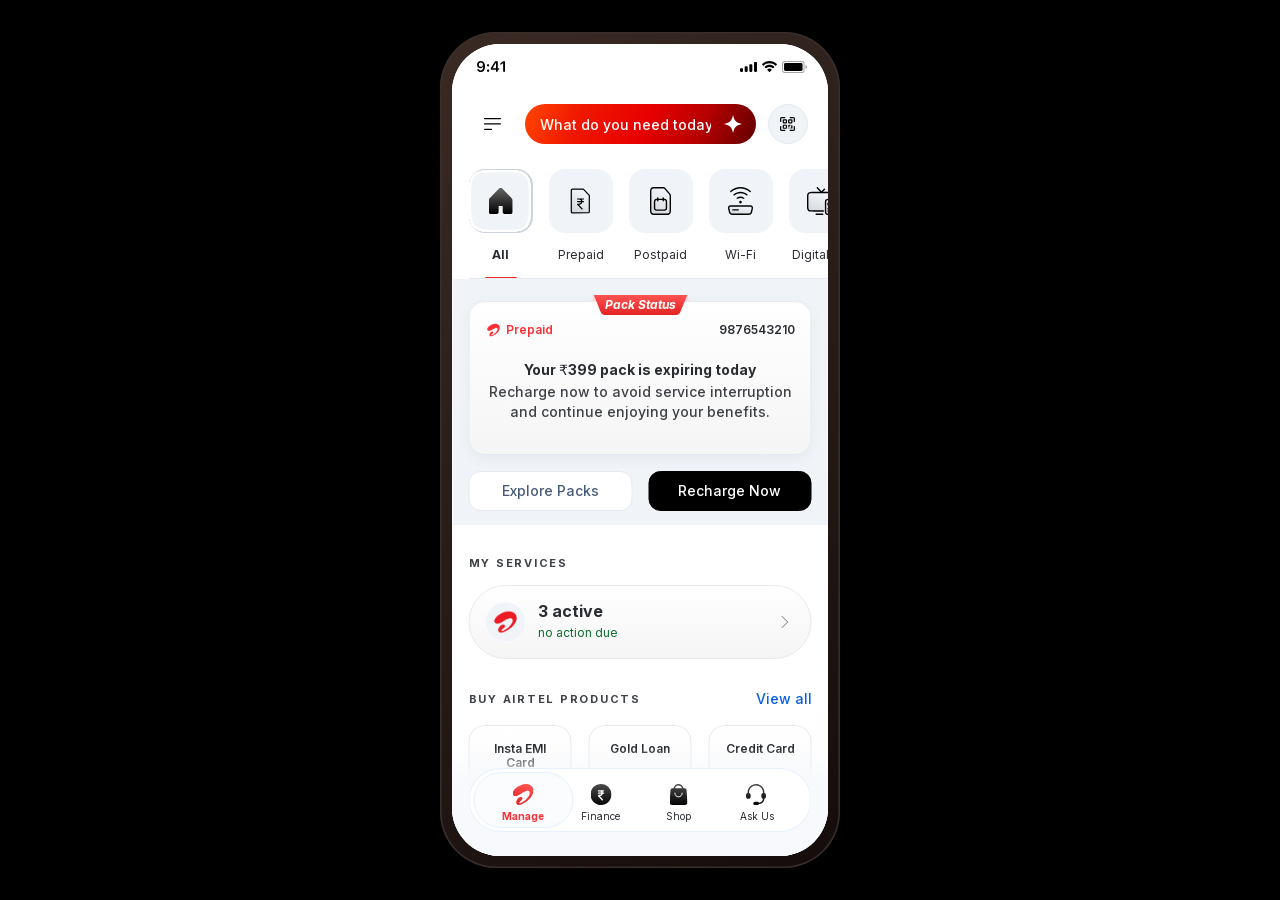
<file: red/index.html>
<!doctype html>
<html lang="en">
<head>
<meta charset="utf-8" />
<meta name="viewport" content="width=device-width, initial-scale=1, viewport-fit=cover, maximum-scale=1" />
<meta name="theme-color" content="#000000" />
<title>Agentic · Red</title>
<link rel="icon" href="data:image/svg+xml,%3Csvg xmlns=%22http://www.w3.org/2000/svg%22 viewBox=%220 0 24 24%22%3E%3Ccircle cx=%2212%22 cy=%2212%22 r=%2212%22 fill=%22%23D42D1F%22/%3E%3Cpath d=%22M12 4c.4 3.6 2 6.2 8 8-6 1.8-7.6 4.4-8 8-.4-3.6-2-6.2-8-8 6-1.8 7.6-4.4 8-8Z%22 fill=%22white%22/%3E%3C/svg%3E" />
<link rel="stylesheet" href="fonts.css?v=20261103rDp" />
<link rel="stylesheet" href="home-tw.css?v=20261103rDp" />
<link rel="stylesheet" href="styles.css?v=20261103rDp" />
</head>
<body>


<main class="stage">
<div class="device" id="device">
<div class="phone" id="phone">

  <!-- Status bar (from Figma) -->
  <div class="statusbar" aria-hidden="true">
    <img class="sb-time" src="assets/time.svg" alt="" />
    <img class="sb-cell" src="assets/cellular.svg" alt="" />
    <img class="sb-wifi" src="assets/wifi.svg" alt="" />
    <img class="sb-batt" src="assets/battery.svg" alt="" />
  </div>

  <!-- ================= HOME (generated from Figma "Manage Landing" 81538:20209 by figma/build_home.py) ================= -->
  <section class="screen home active" id="home">
    <div class="home-scroll" id="homeScroll">
      <div class="fh" id="figmaHome">
      <div class="-translate-x-1/2 absolute content-stretch flex flex-col items-start left-[calc(50%+20.5px)] top-[125px] rv">
        <div class="content-stretch flex gap-[16px] items-start relative shrink-0 w-full">
          <div class="content-stretch flex flex-col gap-[8px] items-center justify-end relative shrink-0">
            <div class="overflow-clip relative shrink-0 size-[64px]">
              <div class="-translate-x-1/2 -translate-y-1/2 absolute bg-[#cdd3dd] left-1/2 rounded-[16px] size-[64px] top-1/2"></div>
              <div class="absolute inset-[1.47%_1.65%_1.65%_1.47%]">
                <img alt="" class="absolute block inset-0 max-w-none size-full" src="assets/home/imgIconBackground.svg">
              </div>
              <div class="absolute inset-[1.47%_1.65%_1.65%_1.47%]">
                <img alt="" class="absolute block inset-0 max-w-none size-full" src="assets/home/imgIconBackground.svg">
              </div>
              <div class="absolute inset-[1.47%_1.65%_1.65%_1.47%]">
                <img alt="" class="absolute block inset-0 max-w-none size-full" src="assets/home/imgIconBackground.svg">
              </div>
              <div class="absolute inset-[1.47%_1.65%_1.65%_1.47%]">
                <img alt="" class="absolute block inset-0 max-w-none size-full" src="assets/home/imgIconBackground.svg">
              </div>
              <div class="absolute inset-[1.47%_1.65%_1.65%_1.47%]">
                <img alt="" class="absolute block inset-0 max-w-none size-full" src="assets/home/imgIconBackground1.svg">
              </div>
              <div class="-translate-x-1/2 -translate-y-1/2 absolute left-1/2 overflow-clip size-[32px] top-1/2">
                <div class="-translate-y-1/2 absolute h-[26.667px] left-[8.33%] right-[8.33%] top-1/2">
                  <div class="-translate-x-1/2 -translate-y-1/2 absolute h-[25.599px] left-1/2 top-1/2 w-[24.641px]">
                    <img alt="" class="absolute block inset-0 max-w-none size-full" src="assets/home/imgVectorStroke.svg">
                  </div>
                </div>
              </div>
            </div>
            <div class="content-stretch flex items-end justify-center overflow-clip relative shrink-0 w-full">
              <div class="content-stretch flex flex-col items-center relative shrink-0">
                <div class="content-stretch flex flex-col gap-[8px] items-center justify-center relative shrink-0 w-full">
                  <div class="[word-break:break-word] flex flex-col font-[Inter] font-bold h-[28px] justify-center leading-[0] relative shrink-0 text-[color:#292c31] text-[length:12px] text-center tracking-[0px] w-[54px]" style="font-feature-settings:'liga' 0">
                    <p class="leading-[14px]">All</p>
                  </div>
                  <div class="flex items-center justify-center min-w-[32px] relative shrink-0">
                    <div class="flex-none rotate-180">
                      <div class="bg-gradient-to-b from-[#fc5252] h-[2px] relative rounded-[100px] to-[#e32121] w-[32px]"></div>
                    </div>
                  </div>
                </div>
              </div>
            </div>
          </div>
          <div class="content-stretch flex flex-col gap-[8px] items-center justify-end overflow-clip relative shrink-0 w-[64px]">
            <div class="overflow-clip relative shrink-0 size-[64px]">
              <div class="-translate-x-1/2 -translate-y-1/2 absolute bg-[#f0f4f9] left-1/2 rounded-[16px] size-[64px] top-1/2"></div>
              <div class="-translate-x-1/2 -translate-y-1/2 absolute left-1/2 overflow-clip size-[32px] top-1/2">
                <div class="absolute inset-[8.33%]">
                  <img alt="" class="absolute block inset-0 max-w-none size-full" src="assets/home/imgLiveContainer2.svg">
                </div>
              </div>
            </div>
            <div class="content-stretch flex items-end justify-center overflow-clip relative shrink-0 w-full">
              <div class="content-stretch flex flex-[1_0_0] flex-col items-center min-w-px relative">
                <div class="content-stretch flex flex-col items-center justify-center relative shrink-0 w-full">
                  <div class="[word-break:break-word] flex flex-col font-[Inter] font-normal h-[28px] justify-center leading-[0] relative shrink-0 text-[color:#292c31] text-[length:12px] text-center tracking-[0px] w-full" style="font-feature-settings:'liga' 0">
                    <p class="leading-[14px]">Prepaid</p>
                  </div>
                </div>
              </div>
            </div>
          </div>
          <div class="content-stretch flex flex-col gap-[8px] items-center justify-end overflow-clip relative shrink-0 w-[64px]">
            <div class="overflow-clip relative shrink-0 size-[64px]">
              <div class="-translate-x-1/2 -translate-y-1/2 absolute bg-[#f0f4f9] left-1/2 rounded-[16px] size-[64px] top-1/2"></div>
              <div class="-translate-x-1/2 -translate-y-1/2 absolute left-1/2 overflow-clip size-[32px] top-1/2">
                <div class="absolute inset-[6.25%]">
                  <div class="absolute inset-[0_11.84%]">
                    <img alt="" class="absolute block inset-0 max-w-none size-full" src="assets/home/imgIcn.svg">
                  </div>
                </div>
              </div>
            </div>
            <div class="content-stretch flex items-end justify-center overflow-clip relative shrink-0 w-full">
              <div class="content-stretch flex flex-[1_0_0] flex-col items-center min-w-px relative">
                <div class="content-stretch flex flex-col items-center justify-center relative shrink-0 w-full">
                  <div class="[word-break:break-word] flex flex-col font-[Inter] font-normal h-[28px] justify-center leading-[0] relative shrink-0 text-[color:#292c31] text-[length:12px] text-center tracking-[0px] w-full" style="font-feature-settings:'liga' 0">
                    <p class="leading-[14px]">Postpaid</p>
                  </div>
                </div>
              </div>
            </div>
          </div>
          <div class="content-stretch flex flex-col gap-[8px] items-center justify-end overflow-clip relative shrink-0 w-[64px]">
            <div class="overflow-clip relative shrink-0 size-[64px]">
              <div class="-translate-x-1/2 -translate-y-1/2 absolute bg-[#f0f4f9] left-1/2 rounded-[16px] size-[64px] top-1/2"></div>
              <div class="-translate-x-1/2 -translate-y-1/2 absolute left-1/2 overflow-clip size-[32px] top-1/2">
                <div class="absolute inset-[6.25%]">
                  <div class="absolute inset-[0_4.44%_0_4.45%]">
                    <img alt="" class="absolute block inset-0 max-w-none size-full" src="assets/home/imgIcn1.svg">
                  </div>
                </div>
              </div>
            </div>
            <div class="content-stretch flex items-end justify-center overflow-clip relative shrink-0 w-full">
              <div class="content-stretch flex flex-[1_0_0] flex-col items-center min-w-px relative">
                <div class="content-stretch flex flex-col items-center justify-center relative shrink-0 w-full">
                  <div class="[word-break:break-word] flex flex-col font-[Inter] font-normal h-[28px] justify-center leading-[0] relative shrink-0 text-[color:#292c31] text-[length:12px] text-center tracking-[0px] w-full" style="font-feature-settings:'liga' 0">
                    <p class="leading-[14px]">Wi-Fi</p>
                  </div>
                </div>
              </div>
            </div>
          </div>
          <div class="content-stretch flex flex-col gap-[8px] items-center justify-end overflow-clip relative shrink-0 w-[64px]">
            <div class="overflow-clip relative shrink-0 size-[64px]">
              <div class="-translate-x-1/2 -translate-y-1/2 absolute bg-[#f0f4f9] left-1/2 rounded-[16px] size-[64px] top-1/2"></div>
              <div class="-translate-x-1/2 -translate-y-1/2 absolute left-1/2 overflow-clip size-[32px] top-1/2">
                <div class="absolute inset-[6.25%]">
                  <div class="absolute inset-[0_-0.01%]">
                    <img alt="" class="absolute block inset-0 max-w-none size-full" src="assets/home/imgIcn2.svg">
                  </div>
                </div>
              </div>
            </div>
            <div class="content-stretch flex items-end justify-center overflow-clip relative shrink-0 w-full">
              <div class="content-stretch flex flex-[1_0_0] flex-col items-center min-w-px relative">
                <div class="content-stretch flex flex-col items-center justify-center relative shrink-0 w-full">
                  <div class="[word-break:break-word] flex flex-col font-[Inter] font-normal h-[28px] justify-center leading-[0] relative shrink-0 text-[color:#292c31] text-[length:12px] text-center tracking-[0px] w-full" style="font-feature-settings:'liga' 0">
                    <p class="leading-[14px]">Digital TV</p>
                  </div>
                </div>
              </div>
            </div>
          </div>
        </div>
        <div class="h-0 relative shrink-0 w-full">
          <div class="absolute inset-[-1px_0_0_0]">
            <img alt="" class="block max-w-none size-full" src="assets/home/imgDivider.svg">
          </div>
        </div>
      </div>
      <div class="-translate-x-1/2 absolute bg-[#f0f4f9] h-[246px] left-1/2 top-[235px] w-[375px] rv"></div>
      <div class="-translate-x-1/2 absolute content-stretch flex flex-col gap-[16px] items-start left-1/2 top-[513px] w-[343px] rv">
        <div class="content-stretch flex gap-[8px] items-start relative shrink-0 w-full">
          <div class="content-stretch flex flex-[1_0_0] gap-[4px] items-start min-w-px relative self-stretch">
            <div class="content-stretch flex flex-[1_0_0] flex-col gap-[4px] items-start justify-center min-w-px relative">
              <div class="content-stretch flex gap-[4px] items-center relative shrink-0">
                <div class="content-stretch flex items-center justify-center relative shrink-0">
                  <p class="[word-break:break-word] font-[Inter] font-bold leading-[12px] relative shrink-0 text-[color:#3e4146] text-[length:11px] tracking-[1.76px] uppercase whitespace-nowrap">
                    My services
                  </p>
                </div>
              </div>
            </div>
          </div>
        </div>
        <div class="bg-gradient-to-b border-[length:1px] border-[#e6e9ef] border-solid content-stretch flex from-[white] gap-[12px] items-center p-[16px] relative rounded-[100px] shrink-0 to-[#f5f5f5] w-full">
          <div class="content-stretch flex items-center relative shrink-0">
            <div class="relative rounded-[100px] shrink-0 size-[40px]">
              <img alt="" class="absolute inset-0 max-w-none object-cover pointer-events-none rounded-[100px] size-full" src="assets/home/imgLast.png">
            </div>
          </div>
          <div class="[word-break:break-word] content-stretch flex flex-[1_0_0] flex-col gap-[4px] items-start justify-center leading-[0] min-w-px relative">
            <div class="flex flex-col font-[Inter] font-bold justify-center relative shrink-0 text-[color:#292c31] text-[length:16px] tracking-[0px] w-full" style="font-feature-settings:'liga' 0">
              <p class="leading-[18px]">3 active</p>
            </div>
            <div class="flex flex-col font-[Inter] font-normal justify-center relative shrink-0 text-[color:#0f7033] text-[length:12px] tracking-[0px] w-full" style="font-feature-settings:'liga' 0">
              <p class="leading-[18px]">no action due</p>
            </div>
          </div>
          <div class="relative shrink-0 size-[20px]">
            <div class="absolute inset-[8.33%]">
              <img alt="" class="absolute block inset-0 max-w-none size-full" src="assets/home/imgLiveContainer3.svg">
            </div>
          </div>
        </div>
      </div>
      <div class="-translate-x-1/2 absolute content-stretch flex flex-col gap-[16px] items-start left-1/2 top-[645px] w-[343px] rv">
        <div class="content-stretch flex gap-[8px] items-start relative shrink-0 w-[343px]">
          <div class="content-stretch flex flex-[1_0_0] gap-[4px] items-center min-w-px relative self-stretch">
            <div class="content-stretch flex flex-[1_0_0] flex-col gap-[4px] items-start justify-center min-w-px relative">
              <div class="content-stretch flex gap-[4px] items-center relative shrink-0">
                <div class="content-stretch flex items-center justify-center relative shrink-0">
                  <p class="[word-break:break-word] font-[Inter] font-bold leading-[12px] relative shrink-0 text-[color:#3e4146] text-[length:11px] tracking-[1.76px] uppercase whitespace-nowrap">
                    Buy airtel products
                  </p>
                </div>
              </div>
            </div>
          </div>
          <div class="content-stretch flex items-start relative shrink-0">
            <div class="bg-[rgba(255,255,255,0)] content-stretch flex flex-col h-[20px] items-center justify-center overflow-clip relative shrink-0">
              <div class="content-stretch flex gap-[2px] items-center relative shrink-0">
                <p class="[word-break:break-word] font-[Inter] font-medium leading-[16px] relative shrink-0 text-[color:#075ee8] text-[length:14px] text-center tracking-[0px] whitespace-nowrap" style="font-feature-settings:'liga' 0">
                  View all
                </p>
              </div>
            </div>
          </div>
        </div>
        <div class="content-stretch flex flex-col gap-[16px] items-start relative shrink-0 w-full">
          <div class="content-stretch flex gap-[17px] items-center relative shrink-0 w-full">
            <div class="bg-gradient-to-b border-[length:1px] border-[#e6e9ef] border-solid content-stretch flex flex-col from-[white] h-[112px] items-center pt-[16px] relative rounded-[16px] shrink-0 to-[#f5f5f5] w-[103px]">
              <div class="absolute bottom-[-0.02px] h-[60px] left-0 rounded-bl-[16px] rounded-br-[16px] w-[101px]">
                <img alt="" class="absolute inset-0 max-w-none object-cover pointer-events-none rounded-bl-[16px] rounded-br-[16px] size-full" src="assets/home/imgImagePlaceholder.png">
              </div>
              <div class="content-stretch flex items-center justify-center px-[16px] relative shrink-0 w-full">
                <p class="[word-break:break-word] flex-[1_0_0] font-[Inter] font-semibold leading-[14px] min-w-px overflow-hidden relative text-[12px] text-[color:#292c31] text-center text-ellipsis tracking-[0px]" style="font-feature-settings:'liga' 0">
                  Insta EMI Card
                </p>
              </div>
            </div>
            <div class="bg-gradient-to-b border-[length:1px] border-[#e6e9ef] border-solid content-stretch flex flex-col from-[white] h-[112px] items-center pt-[16px] relative rounded-[16px] shrink-0 to-[#f5f5f5] w-[103px]">
              <div class="absolute bottom-[-0.02px] h-[60px] left-0 rounded-bl-[16px] rounded-br-[16px] w-[101px]">
                <img alt="" class="absolute inset-0 max-w-none object-cover pointer-events-none rounded-bl-[16px] rounded-br-[16px] size-full" src="assets/home/imgImagePlaceholder1.png">
              </div>
              <div class="content-stretch flex items-center justify-center px-[16px] relative shrink-0 w-full">
                <p class="[word-break:break-word] flex-[1_0_0] font-[Inter] font-semibold leading-[14px] min-w-px overflow-hidden relative text-[12px] text-[color:#292c31] text-center text-ellipsis tracking-[0px]" style="font-feature-settings:'liga' 0">
                  Gold Loan
                </p>
              </div>
            </div>
            <div class="bg-gradient-to-b border-[length:1px] border-[#e6e9ef] border-solid content-stretch flex flex-col from-[white] h-[112px] items-center pt-[16px] relative rounded-[16px] shrink-0 to-[#f5f5f5] w-[103px]">
              <div class="absolute bottom-[-0.02px] h-[60px] left-0 rounded-bl-[16px] rounded-br-[16px] w-[101px]">
                <img alt="" class="absolute inset-0 max-w-none object-cover pointer-events-none rounded-bl-[16px] rounded-br-[16px] size-full" src="assets/home/imgImagePlaceholder2.png">
              </div>
              <div class="content-stretch flex items-center justify-center px-[16px] relative shrink-0 w-full">
                <p class="[word-break:break-word] flex-[1_0_0] font-[Inter] font-semibold leading-[14px] min-w-px overflow-hidden relative text-[12px] text-[color:#292c31] text-center text-ellipsis tracking-[0px]" style="font-feature-settings:'liga' 0">
                  Credit Card
                </p>
              </div>
            </div>
          </div>
          <div class="content-stretch flex gap-[17px] items-center relative shrink-0 w-full">
            <div class="bg-gradient-to-b border-[length:1px] border-[#e6e9ef] border-solid content-stretch flex flex-col from-[white] h-[112px] items-center pt-[16px] relative rounded-[16px] shrink-0 to-[#f5f5f5] w-[103px]">
              <div class="absolute bottom-[-0.02px] h-[60px] left-0 rounded-bl-[16px] rounded-br-[16px] w-[101px]">
                <img alt="" class="absolute inset-0 max-w-none object-cover pointer-events-none rounded-bl-[16px] rounded-br-[16px] size-full" src="assets/home/imgImagePlaceholder3.png">
              </div>
              <div class="content-stretch flex items-center justify-center px-[16px] relative shrink-0 w-full">
                <p class="[word-break:break-word] flex-[1_0_0] font-[Inter] font-semibold leading-[14px] min-w-px overflow-hidden relative text-[12px] text-[color:#292c31] text-center text-ellipsis tracking-[0px]" style="font-feature-settings:'liga' 0">
                  Fixed Deposit
                </p>
              </div>
            </div>
            <div class="bg-gradient-to-b border-[length:1px] border-[#e6e9ef] border-solid content-stretch flex flex-col from-[white] h-[112px] items-center pt-[16px] relative rounded-[16px] shrink-0 to-[#f5f5f5] w-[103px]">
              <div class="absolute bottom-[-0.02px] h-[60px] left-0 rounded-bl-[16px] rounded-br-[16px] w-[101px]">
                <img alt="" class="absolute inset-0 max-w-none object-cover pointer-events-none rounded-bl-[16px] rounded-br-[16px] size-full" src="assets/home/imgImagePlaceholder4.png">
              </div>
              <div class="-translate-x-1/2 absolute content-stretch flex flex-col items-start left-1/2 top-[-5px]">
                <div class="content-stretch flex h-[16px] items-center relative shrink-0">
                  <div class="grid-cols-[max-content] grid-rows-[max-content] inline-grid leading-[0] place-items-start relative shrink-0">
                    <div class="col-1 h-[16.001px] ml-0 mt-0 relative row-1 w-[10.41px]">
                      <img alt="" class="absolute block inset-0 max-w-none size-full" src="assets/home/imgLeftAnkle.svg">
                    </div>
                  </div>
                  <div class="bg-gradient-to-t content-stretch flex from-[black] gap-[4px] h-[16px] items-center justify-center py-[2px] relative shrink-0 to-[#2d2b2b]">
                    <p class="[word-break:break-word] font-[Inter] font-bold italic leading-[12px] relative shrink-0 text-[color:white] text-[length:10px] text-center tracking-[0px] whitespace-nowrap" style="font-feature-settings:'liga' 0">
                      ₹300 off
                    </p>
                  </div>
                  <div class="grid-cols-[max-content] grid-rows-[max-content] inline-grid leading-[0] place-items-start relative shrink-0">
                    <div class="col-1 h-[16px] ml-0 mt-0 relative row-1 w-[10.409px]">
                      <img alt="" class="absolute block inset-0 max-w-none size-full" src="assets/home/imgRightAnkle.svg">
                    </div>
                  </div>
                </div>
              </div>
              <div class="content-stretch flex items-center justify-center px-[16px] relative shrink-0 w-full">
                <p class="[word-break:break-word] flex-[1_0_0] font-[Inter] font-semibold leading-[14px] min-w-px overflow-hidden relative text-[12px] text-[color:#292c31] text-center text-ellipsis tracking-[0px]" style="font-feature-settings:'liga' 0">
                  Refer Wi-Fi
                </p>
              </div>
            </div>
            <div class="bg-gradient-to-b border-[length:1px] border-[#e6e9ef] border-solid content-stretch flex flex-col from-[white] h-[112px] items-center pt-[16px] relative rounded-[16px] shrink-0 to-[#f5f5f5] w-[103px]">
              <div class="absolute bottom-[-0.02px] h-[60px] left-0 rounded-bl-[16px] rounded-br-[16px] w-[101px]">
                <img alt="" class="absolute inset-0 max-w-none object-cover pointer-events-none rounded-bl-[16px] rounded-br-[16px] size-full" src="assets/home/imgImagePlaceholder5.png">
              </div>
              <div class="content-stretch flex items-center justify-center px-[16px] relative shrink-0 w-full">
                <p class="[word-break:break-word] flex-[1_0_0] font-[Inter] font-semibold leading-[14px] min-w-px overflow-hidden relative text-[12px] text-[color:#292c31] text-center text-ellipsis tracking-[0px]" style="font-feature-settings:'liga' 0">
                  Postpaid
                </p>
              </div>
            </div>
          </div>
          <div class="content-stretch flex gap-[17px] items-center relative shrink-0 w-full">
            <div class="bg-gradient-to-b border-[length:1px] border-[#e6e9ef] border-solid content-stretch flex flex-col from-[white] h-[112px] items-center pt-[16px] relative rounded-[16px] shrink-0 to-[#f5f5f5] w-[103px]">
              <div class="absolute bottom-[-0.02px] h-[60px] left-0 rounded-bl-[16px] rounded-br-[16px] w-[101px]">
                <img alt="" class="absolute inset-0 max-w-none object-cover pointer-events-none rounded-bl-[16px] rounded-br-[16px] size-full" src="assets/home/imgImagePlaceholder6.png">
              </div>
              <div class="content-stretch flex items-center justify-center px-[16px] relative shrink-0 w-full">
                <p class="[word-break:break-word] flex-[1_0_0] font-[Inter] font-semibold leading-[14px] min-w-px overflow-hidden relative text-[12px] text-[color:#292c31] text-center text-ellipsis tracking-[0px]" style="font-feature-settings:'liga' 0">
                  IPTV
                </p>
              </div>
            </div>
            <div class="bg-gradient-to-b border-[length:1px] border-[#e6e9ef] border-solid content-stretch flex flex-col from-[white] h-[112px] items-center pt-[16px] relative rounded-[16px] shrink-0 to-[#f5f5f5] w-[103px]">
              <div class="absolute bottom-[-0.02px] h-[60px] left-0 rounded-bl-[16px] rounded-br-[16px] w-[101px]">
                <img alt="" class="absolute inset-0 max-w-none object-cover pointer-events-none rounded-bl-[16px] rounded-br-[16px] size-full" src="assets/home/imgImagePlaceholder7.png">
              </div>
              <div class="content-stretch flex items-center justify-center px-[16px] relative shrink-0 w-full">
                <p class="[word-break:break-word] flex-[1_0_0] font-[Inter] font-semibold leading-[14px] min-w-px overflow-hidden relative text-[12px] text-[color:#292c31] text-center text-ellipsis tracking-[0px]" style="font-feature-settings:'liga' 0">
                  Bundle your services
                </p>
              </div>
            </div>
            <div class="bg-gradient-to-b border-[length:1px] border-[#e6e9ef] border-solid content-stretch flex flex-col from-[white] h-[112px] items-center pt-[16px] relative rounded-[16px] shrink-0 to-[#f5f5f5] w-[103px]">
              <div class="absolute bottom-[-0.02px] h-[60px] left-0 rounded-bl-[16px] rounded-br-[16px] w-[101px]">
                <img alt="" class="absolute inset-0 max-w-none object-cover pointer-events-none rounded-bl-[16px] rounded-br-[16px] size-full" src="assets/home/imgImagePlaceholder8.png">
              </div>
              <div class="content-stretch flex items-center justify-center px-[16px] relative shrink-0 w-full">
                <p class="[word-break:break-word] flex-[1_0_0] font-[Inter] font-semibold leading-[14px] min-w-px overflow-hidden relative text-[12px] text-[color:#292c31] text-center text-ellipsis tracking-[0px]" style="font-feature-settings:'liga' 0">
                  New Prepaid
                </p>
              </div>
            </div>
          </div>
        </div>
      </div>
      <div class="-translate-x-1/2 absolute content-stretch flex flex-col gap-[16px] items-start left-1/2 top-[1081px] w-[343px] rv">
        <div class="content-stretch flex items-start relative shrink-0">
          <div class="content-stretch flex gap-[8px] h-[12px] items-start relative shrink-0 w-[343px]">
            <div class="content-stretch flex flex-[1_0_0] gap-[4px] h-full items-start min-w-px relative">
              <div class="content-stretch flex flex-[1_0_0] flex-col gap-[4px] items-start justify-center min-w-px relative">
                <div class="content-stretch flex gap-[4px] items-center relative shrink-0">
                  <div class="content-stretch flex items-center justify-center relative shrink-0">
                    <p class="[word-break:break-word] font-[Inter] font-bold leading-[12px] relative shrink-0 text-[color:#3e4146] text-[length:11px] tracking-[1.76px] uppercase whitespace-nowrap">
                      Manage services
                    </p>
                  </div>
                </div>
              </div>
            </div>
          </div>
        </div>
        <div class="content-stretch flex gap-[16px] items-start relative shrink-0 w-full">
          <div class="content-stretch flex flex-col gap-[8px] items-center relative shrink-0 w-[74px]">
            <div class="drop-shadow-[0px_5px_calc(5.62px/2)_rgba(143,165,227,0.2)] relative shrink-0 size-[60px]">
              <div class="-translate-x-1/2 -translate-y-1/2 absolute bg-[rgba(255,255,255,0)] border-[length:2px] border-[#f0f4f9] border-solid left-1/2 rounded-[100px] size-[64px] top-1/2"></div>
              <div class="-translate-x-1/2 -translate-y-1/2 absolute bg-gradient-to-b border-[length:2px] border-[white] border-solid from-[#f0f4f9] left-1/2 rounded-[100px] size-[60px] to-[white] top-1/2"></div>
              <div class="-translate-x-1/2 -translate-y-1/2 absolute content-stretch flex items-center justify-center left-1/2 p-[4px] size-[32px] top-1/2">
                <div class="overflow-clip relative shrink-0 size-[24px]">
                  <div class="absolute inset-[6.25%]">
                    <div class="absolute inset-[8.5%_0]">
                      <img alt="" class="absolute block inset-0 max-w-none size-full" src="assets/home/imgIcn3.svg">
                    </div>
                  </div>
                </div>
              </div>
            </div>
            <p class="[word-break:break-word] font-[Inter] font-medium leading-[14px] min-w-full relative shrink-0 text-[color:#292c31] text-[length:11px] text-center tracking-[0px] w-[min-content]" style="font-feature-settings:'liga' 0">
              Recharge
            </p>
          </div>
          <div class="content-stretch flex flex-col gap-[8px] items-center relative shrink-0 w-[74px]">
            <div class="drop-shadow-[0px_5px_calc(5.62px/2)_rgba(143,165,227,0.2)] relative shrink-0 size-[60px]">
              <div class="-translate-x-1/2 -translate-y-1/2 absolute bg-[rgba(255,255,255,0)] border-[length:2px] border-[#f0f4f9] border-solid left-1/2 rounded-[100px] size-[64px] top-1/2"></div>
              <div class="-translate-x-1/2 -translate-y-1/2 absolute bg-gradient-to-b border-[length:2px] border-[white] border-solid from-[#f0f4f9] left-1/2 rounded-[100px] size-[60px] to-[white] top-1/2"></div>
              <div class="-translate-x-1/2 -translate-y-1/2 absolute content-stretch flex items-center justify-center left-1/2 p-[4px] size-[32px] top-1/2">
                <div class="overflow-clip relative shrink-0 size-[24px]">
                  <div class="absolute inset-[6.25%]">
                    <div class="absolute inset-[0_5.66%]">
                      <img alt="" class="absolute block inset-0 max-w-none size-full" src="assets/home/imgIcn4.svg">
                    </div>
                  </div>
                </div>
              </div>
            </div>
            <p class="[word-break:break-word] font-[Inter] font-medium leading-[14px] min-w-full relative shrink-0 text-[color:#292c31] text-[length:11px] text-center tracking-[0px] w-[min-content]" style="font-feature-settings:'liga' 0">
              Pay Bills
            </p>
          </div>
          <div class="content-stretch flex flex-col gap-[8px] items-center relative shrink-0 w-[74px]">
            <div class="drop-shadow-[0px_5px_calc(5.62px/2)_rgba(143,165,227,0.2)] relative shrink-0 size-[60px]">
              <div class="-translate-x-1/2 -translate-y-1/2 absolute bg-[rgba(255,255,255,0)] border-[length:2px] border-[#f0f4f9] border-solid left-1/2 rounded-[100px] size-[64px] top-1/2"></div>
              <div class="-translate-x-1/2 -translate-y-1/2 absolute bg-gradient-to-b border-[length:2px] border-[white] border-solid from-[#f0f4f9] left-1/2 rounded-[100px] size-[60px] to-[white] top-1/2"></div>
              <div class="-translate-x-1/2 -translate-y-1/2 absolute content-stretch flex items-center justify-center left-1/2 p-[4px] size-[32px] top-1/2">
                <div class="overflow-clip relative shrink-0 size-[24px]">
                  <div class="absolute inset-[6.25%]">
                    <div class="absolute inset-[0_-0.01%]">
                      <img alt="" class="absolute block inset-0 max-w-none size-full" src="assets/home/imgIcn5.svg">
                    </div>
                  </div>
                </div>
              </div>
            </div>
            <p class="[word-break:break-word] font-[Inter] font-medium leading-[14px] min-w-full relative shrink-0 text-[color:#292c31] text-[length:11px] text-center tracking-[0px] w-[min-content]" style="font-feature-settings:'liga' 0">Claim OTTs & More</p>
          </div>
          <div class="content-stretch flex flex-col gap-[8px] items-center relative shrink-0 w-[74px]">
            <div class="drop-shadow-[0px_5px_calc(5.62px/2)_rgba(143,165,227,0.2)] relative shrink-0 size-[60px]">
              <div class="-translate-x-1/2 -translate-y-1/2 absolute bg-[rgba(255,255,255,0)] border-[length:2px] border-[#f0f4f9] border-solid left-1/2 rounded-[100px] size-[64px] top-1/2"></div>
              <div class="-translate-x-1/2 -translate-y-1/2 absolute bg-gradient-to-b border-[length:2px] border-[white] border-solid from-[#f0f4f9] left-1/2 rounded-[100px] size-[60px] to-[white] top-1/2"></div>
              <div class="-translate-x-1/2 -translate-y-1/2 absolute content-stretch flex items-center justify-center left-1/2 p-[4px] size-[32px] top-1/2">
                <div class="overflow-clip relative shrink-0 size-[24px]">
                  <div class="absolute inset-[6.25%]">
                    <img alt="" class="absolute block inset-0 max-w-none size-full" src="assets/home/imgLiveContainer4.svg">
                  </div>
                </div>
              </div>
            </div>
            <p class="[word-break:break-word] font-[Inter] font-medium leading-[14px] min-w-full relative shrink-0 text-[color:#292c31] text-[length:11px] text-center tracking-[0px] w-[min-content]" style="font-feature-settings:'liga' 0">
              International Roaming
            </p>
          </div>
        </div>
        <div class="content-stretch flex gap-[16px] items-start relative shrink-0 w-full">
          <div class="content-stretch flex flex-col gap-[8px] items-center relative shrink-0 w-[74px]">
            <div class="drop-shadow-[0px_5px_calc(5.62px/2)_rgba(143,165,227,0.2)] relative shrink-0 size-[60px]">
              <div class="-translate-x-1/2 -translate-y-1/2 absolute bg-[rgba(255,255,255,0)] border-[length:2px] border-[#f0f4f9] border-solid left-1/2 rounded-[100px] size-[64px] top-1/2"></div>
              <div class="-translate-x-1/2 -translate-y-1/2 absolute bg-gradient-to-b border-[length:2px] border-[white] border-solid from-[#f0f4f9] left-1/2 rounded-[100px] size-[60px] to-[white] top-1/2"></div>
              <div class="-translate-x-1/2 -translate-y-1/2 absolute content-stretch flex items-center justify-center left-1/2 p-[4px] size-[32px] top-1/2">
                <div class="overflow-clip relative shrink-0 size-[24px]">
                  <div class="absolute inset-[6.25%]">
                    <div class="absolute inset-[11.31%_0]">
                      <img alt="" class="absolute block inset-0 max-w-none size-full" src="assets/home/imgIcn6.svg">
                    </div>
                  </div>
                </div>
              </div>
            </div>
            <p class="[word-break:break-word] font-[Inter] font-medium leading-[14px] min-w-full relative shrink-0 text-[color:#292c31] text-[length:11px] text-center tracking-[0px] w-[min-content]" style="font-feature-settings:'liga' 0">
              My Wi-Fi
            </p>
          </div>
          <div class="content-stretch flex flex-col gap-[8px] items-center relative shrink-0 w-[74px]">
            <div class="drop-shadow-[0px_5px_calc(5.62px/2)_rgba(143,165,227,0.2)] relative shrink-0 size-[60px]">
              <div class="-translate-x-1/2 -translate-y-1/2 absolute bg-[rgba(255,255,255,0)] border-[length:2px] border-[#f0f4f9] border-solid left-1/2 rounded-[100px] size-[64px] top-1/2"></div>
              <div class="-translate-x-1/2 -translate-y-1/2 absolute bg-gradient-to-b border-[length:2px] border-[white] border-solid from-[#f0f4f9] left-1/2 rounded-[100px] size-[60px] to-[white] top-1/2"></div>
              <div class="-translate-x-1/2 -translate-y-1/2 absolute content-stretch flex items-center justify-center left-1/2 p-[4px] size-[32px] top-1/2">
                <div class="overflow-clip relative shrink-0 size-[24px]">
                  <div class="absolute inset-[6.25%]">
                    <div class="absolute inset-[-0.36%_5.33%]">
                      <img alt="" class="absolute block inset-0 max-w-none size-full" src="assets/home/imgIcn7.svg">
                    </div>
                  </div>
                </div>
              </div>
            </div>
            <div class="-translate-x-1/2 absolute content-stretch flex flex-col items-start justify-center left-1/2 top-[-6px]">
              <div class="bg-gradient-to-b border-[length:1px] border-[rgba(255,255,255,0)] border-solid content-stretch flex from-[#397eed] gap-[4px] items-center overflow-clip px-[12px] py-[4px] relative rounded-[20px] shrink-0 to-[#064bba]">
                <div class="content-stretch flex items-center relative shrink-0">
                  <div class="[word-break:break-word] flex flex-col font-[Inter] font-bold italic justify-center leading-[0] relative shrink-0 text-[color:white] text-[length:11px] text-center tracking-[0px] whitespace-nowrap" style="font-feature-settings:'liga' 0">
                    <p class="leading-[12px]">Offer</p>
                  </div>
                </div>
              </div>
            </div>
            <p class="[word-break:break-word] font-[Inter] font-medium leading-[14px] min-w-full relative shrink-0 text-[color:#292c31] text-[length:11px] text-center tracking-[0px] w-[min-content]" style="font-feature-settings:'liga' 0">
              Upgrade to Postpaid
            </p>
          </div>
          <div class="content-stretch flex flex-col gap-[8px] items-center relative shrink-0 w-[74px]">
            <div class="drop-shadow-[0px_5px_calc(5.62px/2)_rgba(143,165,227,0.2)] relative shrink-0 size-[60px]">
              <div class="-translate-x-1/2 -translate-y-1/2 absolute bg-[rgba(255,255,255,0)] border-[length:2px] border-[#f0f4f9] border-solid left-1/2 rounded-[100px] size-[64px] top-1/2"></div>
              <div class="-translate-x-1/2 -translate-y-1/2 absolute bg-gradient-to-b border-[length:2px] border-[white] border-solid from-[#f0f4f9] left-1/2 rounded-[100px] size-[60px] to-[white] top-1/2"></div>
              <div class="-translate-x-1/2 -translate-y-1/2 absolute content-stretch flex items-center justify-center left-1/2 p-[4px] size-[32px] top-1/2">
                <div class="overflow-clip relative shrink-0 size-[24px]">
                  <div class="absolute inset-[6.25%]">
                    <div class="absolute inset-[11.32%_0]">
                      <img alt="" class="absolute block inset-0 max-w-none size-full" src="assets/home/imgIcn8.svg">
                    </div>
                  </div>
                </div>
              </div>
            </div>
            <p class="[word-break:break-word] font-[Inter] font-medium leading-[14px] min-w-full relative shrink-0 text-[color:#292c31] text-[length:11px] text-center tracking-[0px] w-[min-content]" style="font-feature-settings:'liga' 0">
              Manage Family
            </p>
          </div>
          <div class="content-stretch flex flex-col gap-[8px] items-center relative shrink-0 w-[74px]">
            <div class="drop-shadow-[0px_5px_calc(5.62px/2)_rgba(143,165,227,0.2)] relative shrink-0 size-[60px]">
              <div class="-translate-x-1/2 -translate-y-1/2 absolute bg-[rgba(255,255,255,0)] border-[length:2px] border-[#f0f4f9] border-solid left-1/2 rounded-[100px] size-[64px] top-1/2"></div>
              <div class="-translate-x-1/2 -translate-y-1/2 absolute bg-gradient-to-b border-[length:2px] border-[white] border-solid from-[#f0f4f9] left-1/2 rounded-[100px] size-[60px] to-[white] top-1/2"></div>
              <div class="-translate-x-1/2 -translate-y-1/2 absolute content-stretch flex items-center justify-center left-1/2 p-[4px] size-[32px] top-1/2">
                <div class="relative shrink-0 size-[24px]">
                  <div class="absolute flex inset-[8.33%] items-center justify-center" style="container-type:size">
                    <div class="flex-none h-[100cqh] rotate-180 w-[100cqw]">
                      <div class="relative size-full">
                        <div class="absolute border-[1.2px] border-[black] border-solid inset-[15%_58.08%_58.08%_15%]"></div>
                        <div class="absolute border-[1.2px] border-black border-solid inset-[58.08%_58.08%_15%_15%]"></div>
                        <div class="absolute border-[1.2px] border-black border-solid inset-[15%_15%_58.08%_58.08%]"></div>
                        <div class="absolute border-[1.2px] border-black border-solid inset-[58.08%_15%_15%_58.08%]"></div>
                      </div>
                    </div>
                  </div>
                </div>
              </div>
            </div>
            <p class="[word-break:break-word] font-[Inter] font-medium leading-[14px] min-w-full relative shrink-0 text-[color:#292c31] text-[length:11px] text-center tracking-[0px] w-[min-content]" style="font-feature-settings:'liga' 0">
              More
            </p>
          </div>
        </div>
      </div>
      <div class="-translate-x-1/2 absolute content-stretch flex flex-col gap-[16px] items-center left-1/2 overflow-clip top-[1349px] w-[375px] rv">
        <div class="content-stretch flex gap-[8px] items-start relative shrink-0 w-[343px]">
          <div class="content-stretch flex flex-[1_0_0] gap-[4px] items-center min-w-px relative self-stretch">
            <div class="content-stretch flex flex-[1_0_0] flex-col gap-[4px] items-start justify-center min-w-px relative">
              <div class="content-stretch flex gap-[4px] items-center relative shrink-0">
                <div class="content-stretch flex items-center justify-center relative shrink-0">
                  <p class="[word-break:break-word] font-[Inter] font-bold leading-[12px] relative shrink-0 text-[color:#3e4146] text-[length:11px] tracking-[1.76px] uppercase whitespace-nowrap">
                    curated for you
                  </p>
                </div>
              </div>
            </div>
          </div>
        </div>
        <div class="content-stretch flex flex-col items-start justify-center relative shrink-0 w-[343px]">
          <div class="content-stretch flex gap-[20px] items-center relative shrink-0 w-full">
            <div class="h-[182px] relative rounded-[16px] shrink-0 w-[303px]">
              <img alt="" class="absolute inset-0 max-w-none object-cover pointer-events-none rounded-[16px] size-full" src="assets/home/imgImagePlaceholder9.png">
            </div>
            <div class="h-[182px] relative rounded-[16px] shrink-0 w-[303px]">
              <img alt="" class="absolute inset-0 max-w-none object-cover pointer-events-none rounded-[16px] size-full" src="assets/home/imgImagePlaceholder10.png">
            </div>
          </div>
        </div>
      </div>
      <div class="-translate-x-1/2 absolute content-stretch flex items-center justify-center left-1/2 overflow-clip top-[1591px] rv">
        <div class="content-stretch flex flex-col gap-[16px] items-center relative shrink-0 w-[375px]">
          <div class="content-stretch flex gap-[8px] items-start relative shrink-0 w-[343px]">
            <div class="content-stretch flex flex-[1_0_0] gap-[4px] items-center min-w-px relative self-stretch">
              <div class="content-stretch flex flex-[1_0_0] flex-col gap-[4px] items-start justify-center min-w-px relative">
                <div class="content-stretch flex gap-[4px] items-center relative shrink-0">
                  <div class="content-stretch flex items-center justify-center relative shrink-0">
                    <p class="[word-break:break-word] font-[Inter] font-bold leading-[12px] relative shrink-0 text-[color:#3e4146] text-[length:11px] tracking-[1.76px] uppercase whitespace-nowrap">
                      featuring fresh
                    </p>
                  </div>
                </div>
              </div>
            </div>
          </div>
          <div class="content-stretch flex gap-[16px] items-center justify-center relative shrink-0 w-full">
            <div class="h-[274px] relative shrink-0 w-[264px]">
              <img alt="" class="absolute block inset-0 max-w-none size-full" height="274" src="assets/home/imgBase.png" width="264">
            </div>
            <div class="h-[306px] relative shrink-0 w-[300px]">
              <img alt="" class="absolute block inset-0 max-w-none size-full" height="306" src="assets/home/imgBase1.png" width="300">
            </div>
            <div class="h-[274px] relative shrink-0 w-[264px]">
              <img alt="" class="absolute block inset-0 max-w-none size-full" height="274" src="assets/home/imgBase2.png" width="264">
            </div>
          </div>
        </div>
      </div>

<!-- NEXT BEST ACTION (Figma 81538:20220) -->
<div class="-translate-x-1/2 absolute flex flex-col gap-[16px] items-center left-1/2 top-[257px] w-[343px] rv">
  <div class="drop-shadow-[0px_4px_6px_rgba(0,0,0,0.04)] flex flex-wrap items-start relative shrink-0 w-full">
    <div class="pack-card bg-gradient-to-b from-white to-[#f5f5f5] border border-[#e6e9ef] border-solid flex flex-col gap-[20px] items-center pb-[24px] pt-[20px] px-[16px] relative rounded-[16px] shrink-0 w-[343px]">
      <div class="flex gap-[16px] items-center relative shrink-0 w-full">
        <div class="flex flex-[1_0_0] gap-[4px] items-center min-w-px relative">
          <div class="relative shrink-0 size-[16px]"><div class="absolute inset-[8.33%]"><img class="absolute block inset-0 max-w-none size-full" src="assets/home/nba-service.svg" alt=""></div></div>
          <p class="flex-[1_0_0] font-[Inter] font-semibold leading-[14px] min-w-px text-[#fd2f36] text-[12px] pack-type">Prepaid</p>
        </div>
        <p class="flex-[1_0_0] font-[Inter] font-semibold leading-[14px] min-w-px text-[#292c31] text-[12px] text-right">9876543210</p>
      </div>
      <div class="flex flex-col gap-[4px] items-start pb-[8px] pt-[4px] relative shrink-0 text-[14px] text-center w-full">
        <p class="pack-title font-[Inter] font-bold leading-[16px] text-[#292c31] w-full">Your ₹399 pack is expiring today</p>
        <p class="pack-sub font-[Inter] font-medium leading-[20px] text-[#3e4146] w-full">Recharge now to avoid service interruption and continue enjoying your benefits.</p>
      </div>
      <div class="-translate-x-1/2 absolute flex flex-col items-start left-1/2 top-[-7px]">
        <div class="flex items-center relative shrink-0">
          <div class="h-[20px] relative shrink-0 w-[13.012px]"><img class="absolute block inset-0 max-w-none size-full" src="assets/home/nba-ankle-l.svg" alt=""></div>
          <div class="pack-tag-body bg-gradient-to-b from-[#fc5252] to-[#e32121] flex gap-[4px] h-[20px] items-center justify-center py-[2px] relative shrink-0">
            <p class="pack-tag font-[Inter] font-bold italic leading-[14px] text-white text-[12px] text-center whitespace-nowrap">Pack Status</p>
          </div>
          <div class="h-[20px] relative shrink-0 w-[13.012px]"><img class="absolute block inset-0 max-w-none size-full" src="assets/home/nba-ankle-r.svg" alt=""></div>
        </div>
      </div>
    </div>
  </div>
  <div class="flex gap-[16px] items-center justify-center relative shrink-0 w-full">
    <button class="bg-white border border-[#e6e9ef] border-solid flex h-[40px] items-center justify-center px-[12px] rounded-[12px] shrink-0 w-[163.5px]"><span class="font-[Inter] font-medium leading-[16px] text-[#485b76] text-[14px] whitespace-nowrap">Explore Packs</span></button>
    <button class="bg-black border border-black border-solid flex h-[40px] items-center justify-center px-[4px] rounded-[12px] shrink-0 w-[163.5px]"><span class="font-[Inter] font-medium leading-[16px] text-white text-[14px] whitespace-nowrap">Recharge Now</span></button>
  </div>
</div>

<!-- PRODUCT SHOWCASE (Figma 81538:20221) + Claim texts -->
<div class="-translate-x-1/2 absolute left-1/2 top-[1957px] w-[375px] h-[374px] overflow-hidden showcase rv" id="showcase">
  <img class="showcase-bg absolute inset-0 max-w-none object-cover pointer-events-none size-full" src="assets/home/imgProductShowcase.png" alt="">
  <div class="showcase-cards absolute bottom-[24px] flex gap-[12px] items-center left-0 right-0 px-[16px] overflow-x-auto">
    <div class="flex items-center relative shrink-0 w-[158px]">
      <div class="bg-[rgba(255,255,255,0.1)] border border-solid border-white flex flex-[1_0_0] flex-col gap-[12px] h-[180px] items-start min-w-px p-[16px] relative rounded-[16px] shadow-[0px_4px_12px_0px_rgba(0,0,0,0.04)]">
        <div class="relative rounded-[4px] shrink-0 size-[48px] overflow-hidden"><img class="absolute inset-0 max-w-none object-cover pointer-events-none rounded-[4px] size-full" src="assets/home/imgJioHotstarLogo13.png" alt=""></div>
        <div class="flex flex-col gap-[12px] items-start relative shrink-0 w-full">
          <div class="flex flex-col gap-[4px] items-start relative shrink-0 text-white w-full">
            <p class="font-[Inter] font-bold leading-[20px] mix-blend-luminosity text-[14px] w-full">Adobe Express</p>
            <p class="font-[Inter] font-normal leading-[18px] text-[12px] w-full">12 months for FREE worth ₹4000</p>
          </div>
          <div class="flex gap-[4px] items-center relative shrink-0"><p class="font-[Inter] font-bold leading-[14px] mix-blend-luminosity text-white text-[11px] text-center whitespace-nowrap">CLAIM NOW</p><div class="overflow-clip relative shrink-0 size-[16px]"><div class="absolute inset-[8.33%]"><img class="absolute block inset-0 max-w-none size-full" src="assets/home/imgLiveContainer1.svg" alt=""></div></div></div>
        </div>
      </div>
    </div>
    <div class="flex items-center relative shrink-0 w-[158px]">
      <div class="bg-[rgba(255,255,255,0.1)] border border-solid border-white flex flex-[1_0_0] flex-col gap-[12px] h-[180px] items-start min-w-px p-[16px] relative rounded-[16px] shadow-[0px_4px_12px_0px_rgba(0,0,0,0.04)]">
        <div class="relative rounded-[4px] shrink-0 size-[48px] overflow-hidden"><img class="absolute inset-0 max-w-none object-cover pointer-events-none rounded-[4px] size-full" src="assets/home/imgJioHotstarLogo14.png" alt=""></div>
        <div class="flex flex-col gap-[12px] items-start relative shrink-0 w-full">
          <div class="flex flex-col gap-[4px] items-start relative shrink-0 text-white w-full">
            <p class="font-[Inter] font-bold leading-[20px] mix-blend-luminosity text-[14px] w-full">Netflix Basic</p>
            <p class="font-[Inter] font-normal leading-[18px] text-[12px] w-full">Lorem ipsum dolor sit amet consectetur.</p>
          </div>
          <div class="flex gap-[4px] items-center relative shrink-0"><p class="font-[Inter] font-bold leading-[14px] mix-blend-luminosity text-white text-[11px] text-center whitespace-nowrap">BUTTON</p><div class="overflow-clip relative shrink-0 size-[16px]"><div class="absolute inset-[8.33%]"><img class="absolute block inset-0 max-w-none size-full" src="assets/home/imgLiveContainer1.svg" alt=""></div></div></div>
        </div>
      </div>
    </div>
    <div class="flex items-center relative shrink-0 w-[158px]">
      <div class="bg-[rgba(255,255,255,0.1)] border border-solid border-white flex flex-[1_0_0] flex-col gap-[12px] h-[180px] items-start min-w-px p-[16px] relative rounded-[16px] shadow-[0px_4px_12px_0px_rgba(0,0,0,0.04)]">
        <div class="relative rounded-[4px] shrink-0 size-[48px] overflow-hidden"><img class="absolute inset-0 max-w-none object-cover pointer-events-none rounded-[4px] size-full" src="assets/home/imgJioHotstarLogo12.png" alt=""></div>
        <div class="flex flex-col gap-[12px] items-start relative shrink-0 w-full">
          <div class="flex flex-col gap-[4px] items-start relative shrink-0 text-white w-full">
            <p class="font-[Inter] font-bold leading-[20px] mix-blend-luminosity text-[14px] w-full">Lorem ipsum</p>
            <p class="font-[Inter] font-normal leading-[18px] text-[12px] w-full">Lorem ipsum dolor sit amet consectetur.</p>
          </div>
          <div class="flex gap-[4px] items-center relative shrink-0"><p class="font-[Inter] font-bold leading-[14px] mix-blend-luminosity text-white text-[11px] text-center whitespace-nowrap">BUTTON</p><div class="overflow-clip relative shrink-0 size-[16px]"><div class="absolute inset-[8.33%]"><img class="absolute block inset-0 max-w-none size-full" src="assets/home/imgLiveContainer1.svg" alt=""></div></div></div>
        </div>
      </div>
    </div>
  </div>
</div>
<p class="absolute left-[16px] top-[2011px] w-[127px] h-[50px] font-[Inter] font-bold leading-[50px] text-[42px] text-white tracking-[-0.63px] pointer-events-none">Claim</p>
<p class="absolute left-[19px] top-[2065px] font-[Inter] font-bold text-[12px] text-white tracking-[4px] uppercase whitespace-nowrap pointer-events-none">YOUR benefits</p>

      </div>
    </div>
<!-- HEADER (Figma 81538:20225) -->
<header class="home-header absolute left-0 right-0 h-[72px] bg-white z-[5]" style="top:var(--sb)">
  <div class="flex items-center justify-center w-[375px] mx-auto px-[20px] py-[16px]">
    <div class="flex flex-[1_0_0] items-center justify-between min-w-px gap-[12px]">
      <div class="flex flex-[1_0_0] gap-[12px] items-center min-w-px">
        <button class="flex items-center justify-center p-[8px] shrink-0 " aria-label="Menu">
          <span class="relative block size-[24px] overflow-clip"><span class="absolute left-1/2 top-1/2 -translate-x-1/2 -translate-y-1/2 h-[10.222px] w-[16px]"><img class="absolute block max-w-none" style="inset:-5.87% -3.75%;width:107.5%;height:111.74%" src="assets/home/imgVector.svg" alt=""></span></span>
        </button>
        <button class="ama-pill relative bg-white h-[40px] w-[231px] shrink-0 overflow-clip rounded-[70px]" id="amaPill" aria-label="Open Agentic">
          <span class="ama-art -translate-x-1/2 -translate-y-1/2 absolute flex h-[200.642px] items-center justify-center left-[calc(50%+1.04px)] top-[calc(50%-0.09px)] w-[252.328px]"><span class="flex-none rotate-[20.91deg]"><span class="block h-[130.662px] relative w-[220.197px]"><img class="absolute inset-0 max-w-none object-cover pointer-events-none size-full" src="assets/home/imgDesign321.png" alt=""></span></span></span>
          <span class="ama-text absolute left-[15px] top-[11.5px] h-[17px] w-[171px] overflow-clip" id="amaText"><span>What do you need today?</span></span>
          <span class="ama-star absolute right-[14px] top-[11px] size-[18px]" id="amaStar"><img class="sym sym-star absolute block inset-0 max-w-none size-full" src="assets/home/imgStar3.svg" alt=""><img class="sym sym-airtel absolute block max-w-none" src="assets/home/airtel-white.svg" alt=""></span>
        </button>
      </div>
      <button class="relative size-[40px] shrink-0 " aria-label="Scan">
        <img class="absolute block inset-0 max-w-none size-full" src="assets/home/imgAppendIconWithBase.svg" alt="">
        <span class="absolute inset-1/4 overflow-clip"><span class="absolute inset-[8.33%]"><img class="absolute block inset-0 max-w-none size-full" src="assets/home/imgLiveContainer.svg" alt=""></span></span>
      </button>
    </div>
  </div>
</header>


<!-- BOTTOM NAV (Figma 81538:20224) -->
<nav class="bottom-nav absolute left-0 right-0 bottom-0 h-[152px] z-[6] pointer-events-none" id="bottomNav">
  <div class="absolute bottom-0 left-0 right-0 h-[120px] bg-gradient-to-b from-[rgba(247,249,252,0)] from-[10%] via-[#f7f9fc] via-[38.167%] to-[#f7f9fc] to-[80.417%]"></div>
  <div class="-translate-x-1/2 absolute h-[64px] left-1/2 top-[64px] w-[343px] pointer-events-auto">
    <div class="absolute bg-white border border-[#e6f0ff] border-solid h-[64px] left-0 rounded-[100px] top-0 w-[343px]"></div>
    <div class="bn-pill absolute bg-[#fbfcfd] border border-[#e6f0ff] border-solid h-[56px] left-[5px] rounded-[100px] top-[4px] w-[100px]" id="bnPill"></div>
    <div class="absolute flex gap-[34px] h-[64px] items-center left-0 px-[32px] py-[4px] rounded-[100px] top-0 w-[343px]">
      <button class="bn active flex flex-col items-center justify-center relative shrink-0 size-[44px]" data-i="0">
        <span class="relative shrink-0 size-[32px]"><span class="-translate-x-1/2 -translate-y-1/2 absolute left-1/2 overflow-clip size-[24px] top-1/2"><span class="absolute inset-[6.25%]"><img class="absolute block inset-0 max-w-none size-full" src="assets/home/bn-manage.svg" alt=""></span></span></span>
        <span class="bn-l font-[Inter] leading-[12px] text-[10px] text-center whitespace-nowrap">Manage</span>
      </button>
      <button class="bn flex flex-col items-center justify-center relative shrink-0 size-[44px]" data-i="1">
        <span class="relative shrink-0 size-[32px]"><span class="-translate-x-1/2 -translate-y-1/2 absolute left-1/2 overflow-clip size-[24px] top-1/2"><span class="absolute inset-[6.25%]"><img class="absolute block inset-0 max-w-none size-full" src="assets/home/bn-money.svg" alt=""></span></span></span>
        <span class="bn-l font-[Inter] leading-[12px] text-[10px] text-center whitespace-nowrap">Finance</span>
      </button>
      <button class="bn flex flex-col items-center justify-center relative shrink-0 size-[44px]" data-i="2">
        <span class="relative shrink-0 size-[32px]"><span class="-translate-x-1/2 -translate-y-1/2 absolute left-1/2 overflow-clip size-[24px] top-1/2"><span class="absolute inset-[6.25%]"><span class="absolute inset-[0_5.66%]"><img class="absolute block inset-0 max-w-none size-full" src="assets/home/bn-shop.svg" alt=""></span></span></span></span>
        <span class="bn-l font-[Inter] leading-[12px] text-[10px] text-center whitespace-nowrap">Shop</span>
      </button>
      <button class="bn flex flex-col items-center justify-center relative shrink-0 size-[44px]" data-i="3">
        <span class="relative shrink-0 size-[32px]"><span class="-translate-x-1/2 -translate-y-1/2 absolute left-1/2 overflow-clip size-[24px] top-1/2"><span class="absolute inset-[6.25%_9.39%]"><img class="absolute block inset-0 max-w-none size-full -scale-x-100" src="assets/home/bn-ask.svg" alt=""></span></span></span>
        <span class="bn-l font-[Inter] leading-[12px] text-[10px] text-center whitespace-nowrap">Ask Us</span>
      </button>
    </div>
  </div>
</nav>

  </section>

  <div class="fly-orb" id="flyOrb" data-orb="120" aria-hidden="true"></div>

  <!-- ================= ONBOARDING ================= -->
  <section class="screen onboard" id="onboard">
    <img class="blush" src="assets/blush-bg.png" alt="" />
    <div class="topbar">
      <div class="topbar-orb" data-orb="40"></div>
      <button class="close-btn" data-close aria-label="Close"><img src="assets/cross.svg" width="40" height="40" alt="" /></button>
    </div>
    <div class="ob-body">
      <h2 class="ob-title reveal" style="--d:0">Welcome, <span class="uname">Yashish</span>!</h2>
      <p class="ob-intro reveal" style="--d:1">I’m your personal AI assistant, here to help you get things done, quickly and easily.<br><br>Before we get started, here are a few things to know about me:</p>
      <div class="ob-item reveal" style="--d:2"><img src="assets/ob-grow.svg" alt="" /><div><b>I’m growing &amp; improving</b><span>I’m learning every day, so I might miss a detail here and there, but I’m getting better with each chat.</span></div></div>
      <div class="ob-item reveal" style="--d:3"><img src="assets/ob-bulb.svg" alt="" /><div><b>Here to make things easier</b><span>Think of me as your go-to helper for quick answers and simple tasks.</span></div></div>
      <div class="ob-item reveal" style="--d:4"><img src="assets/ob-shield.svg" alt="" /><div><b>Your privacy comes first</b><span>To keep your data safe, avoid sharing sensitive details like passwords, card numbers, or personal IDs.</span></div></div>
    </div>
    <div class="ob-foot reveal" style="--d:5">
      <p>By continuing, you confirm you have read &amp; agree to<br><button class="link" data-toast="Terms and conditions would open here">Terms and conditions</button></p>
      <button class="btn btn-primary btn-lg" id="agreeBtn">I Agree</button>
    </div>
  </section>

  <!-- ================= AGENT ================= -->
  <section class="screen agent landing" id="agent">
    <img class="blush" src="assets/blush-bg.png" alt="" />
    <div class="topfade"></div>
    <div class="topbar">
      <div class="topbar-slot"></div>
      <div class="topbar-right">
        <button class="newchat-btn" id="newChat" aria-label="New chat" title="New chat">
          <svg width="18" height="18" viewBox="0 0 24 24" fill="none" stroke="#292C31" stroke-width="1.8" stroke-linecap="round" stroke-linejoin="round"><path d="M12 20h9"/><path d="M16.5 3.5a2.1 2.1 0 0 1 3 3L7 19l-4 1 1-4Z"/></svg>
        </button>
        <button class="close-btn" data-close aria-label="Close"><img src="assets/cross.svg" width="40" height="40" alt="" /></button>
      </div>
    </div>

    <div class="agent-orb" id="agentOrb" data-orb="120"></div>
    <div class="live-tx" id="liveTx" aria-live="polite"></div>

    <div class="chat-scroll" id="chatScroll">
      <div class="greet" id="greet">
        <h2>Hey <span class="uname">Yashish</span>,</h2>
        <p>What can I help you with today?</p>
      </div>
      <div class="messages" id="messages"></div>
      <div class="scroll-pad"></div>
    </div>

    <button class="jump" id="jumpBtn" aria-label="Scroll to latest"><svg width="18" height="18" viewBox="0 0 24 24" fill="none" stroke="#292C31" stroke-width="2" stroke-linecap="round"><path d="M12 5v14M6 13l6 6 6-6"/></svg></button>

    <div class="dock">
      <div class="toast" id="toast"></div>
      <form class="composer" id="composer" autocomplete="off">
        <textarea id="input" rows="1" placeholder="Ask Anything..." aria-label="Message Agentic"></textarea>
        <button type="button" class="mic-btn" id="micBtn" aria-label="Talk to Agentic"><img src="assets/mic.svg" width="20" height="20" alt="" /></button>
        <button type="submit" class="send-btn" id="sendBtn" aria-label="Send">
          <svg class="i-send" width="20" height="20" viewBox="0 0 24 24" fill="none" stroke="#fff" stroke-width="2.2" stroke-linecap="round" stroke-linejoin="round"><path d="M12 19V5M5.5 11.5 12 5l6.5 6.5"/></svg>
          <svg class="i-stop" width="14" height="14" viewBox="0 0 14 14"><rect width="14" height="14" rx="3" fill="#000"/></svg>
        </button>
        <div class="rec" id="rec" aria-hidden="true"><canvas id="wave" width="560" height="72"></canvas></div>
        <button type="button" class="rec-stop" id="recStop" aria-label="Stop recording"><span></span></button>
        <div class="transcribe-row" id="transcribing" aria-live="polite"><span class="dots-loader"><i></i><i></i><i></i><i></i><i></i><i></i><i></i><i></i></span><span>Transcribing...</span></div>
      </form>
      <p class="disclaimer">AI-generated responses are intended to assist you. Always verify important information before taking action</p>
    </div>

    <!-- Voice mode -->
    <div class="voice" id="voice" aria-hidden="true">
      <img class="blush" src="assets/blush-bg.png" alt="" />
      <div class="voice-top">
        <span class="voice-pill"><span class="rec-dot"></span><span id="voiceTimer">0:00</span></span>
        <button class="close-btn" id="voiceClose" aria-label="Close voice"><img src="assets/cross.svg" width="40" height="40" alt="" /></button>
      </div>
      <div class="voice-status shimmer-text" id="voiceStatus">Listening…</div>
      <div class="voice-orb-wrap" id="voiceOrbWrap">
        <div class="voice-ring r1"></div><div class="voice-ring r2"></div>
        <div class="voice-orb" id="voiceOrb" data-orb="200"></div>
      </div>
      <div class="voice-bars" id="voiceBars"><i></i><i></i><i></i><i></i><i></i><i></i><i></i></div>
      <div class="voice-transcript" id="voiceTranscript">
        <div class="vt-you" id="vtYou"></div>
        <div class="vt-ai" id="vtAi"></div>
      </div>
      <div class="voice-controls">
        <button class="vc-side" id="voiceType" aria-label="Type instead"><svg width="22" height="22" viewBox="0 0 24 24" fill="none" stroke="#292C31" stroke-width="1.6" stroke-linecap="round"><rect x="2.5" y="6" width="19" height="12" rx="2.5"/><path d="M6 10h.01M9.5 10h.01M13 10h.01M16.5 10h.01M8 14h8"/></svg><span>Type</span></button>
        <button class="vc-main" id="voiceMain" aria-label="Stop"><span class="vc-icon"></span></button>
        <button class="vc-side" id="voiceEnd" aria-label="End voice"><svg width="22" height="22" viewBox="0 0 24 24" fill="none" stroke="#C80000" stroke-width="2" stroke-linecap="round"><path d="M6 6l12 12M18 6 6 18"/></svg><span>End</span></button>
      </div>
    </div>

    <!-- Bottom sheet -->
    <div class="sheet-backdrop" id="sheetBackdrop"></div>
    <div class="sheet" id="sheet"><div class="sheet-grip"></div><div class="sheet-body" id="sheetBody"></div></div>
  </section>

</div>
</div>
</main>

<script src="app.js?v=20261103rDp"></script>
</body>
</html>
</file>
<file: fonts.css>
/* Inter, embedded so it renders even where Google Fonts is blocked */
@font-face { font-family: Inter; font-style: normal; font-weight: 100 900; font-display: swap; src: url([data-uri]) format('woff2'); unicode-range: U+0000-00FF, U+0131, U+0152-0153, U+02BB-02BC, U+02C6, U+02DA, U+02DC, U+0304, U+0308, U+0329, U+2000-206F, U+20AC, U+2122, U+2191, U+2193, U+2212, U+2215, U+FEFF, U+FFFD; }
@font-face { font-family: Inter; font-style: normal; font-weight: 100 900; font-display: swap; src: url([data-uri]) format('woff2'); unicode-range: U+0100-02BA, U+02BD-02C5, U+02C7-02CC, U+02CE-02D7, U+02DD-02FF, U+0304, U+0308, U+0329, U+1D00-1DBF, U+1E00-1E9F, U+1EF2-1EFF, U+2020, U+20A0-20AB, U+20AD-20C4, U+2113, U+2C60-2C7F, U+A720-A7FF; }
@font-face { font-family: Inter; font-style: italic; font-weight: 100 900; font-display: swap; src: url([data-uri]) format('woff2'); unicode-range: U+0000-00FF, U+0131, U+0152-0153, U+02BB-02BC, U+02C6, U+02DA, U+02DC, U+0304, U+0308, U+0329, U+2000-206F, U+20AC, U+2122, U+2191, U+2193, U+2212, U+2215, U+FEFF, U+FFFD; }
</file>
<file: styles.css>
/* ===== Tokens: new ember (reddish-brown) branding from the Figma "New Branding" artboard ===== */
:root {
  --brand: #B84B43;          /* orb base */
  --brand-700: #8E3333;
  --brand-900: #2B1A1F;      /* brown */
  --brand-300: #F0A47A;
  --brand-50: #FBEFEE;
  --brand-tint: #F7E3E1;
  --brand-grad: linear-gradient(135deg, #E0614B 0%, #B84B43 48%, #5A2328 100%);
  --ink: #292C31;
  --ink-2: #3E4146;
  --muted: #696B6F;
  --line: #E6E9EF;
  --line-2: #F0F4F9;
  --page: #000000;
  --page-ink: #0B0D13;
  --sb: 44px;
  --ease: cubic-bezier(.22, .8, .24, 1);
  --ease-io: cubic-bezier(.7, 0, .2, 1);
  font-synthesis: none;
}

* { box-sizing: border-box; -webkit-tap-highlight-color: transparent; }
html, body { margin: 0; height: 100%; }
body {
  font-family: Inter, system-ui, -apple-system, sans-serif;
  background: var(--page);
  color: var(--ink);
  display: flex;
  align-items: center;
  justify-content: center;
  overflow: hidden;
}
button { font: inherit; color: inherit; background: none; border: 0; padding: 0; cursor: pointer; }
textarea { font: inherit; }

/* ===== Desktop presentation ===== */

.stage { display: flex; align-items: center; justify-content: center; }
.device {
  width: 400px; height: 836px; padding: 12px; border-radius: 56px;
  background: linear-gradient(145deg, #2A2124, #0C090A);
  box-shadow: 0 0 0 1px #3A2E31 inset, 0 0 0 1px #1A1416, 0 60px 140px -60px rgba(184,75,67,.45);
  transform-origin: center;
  flex: none;
}
.phone {
  position: relative; width: 376px; height: 812px; border-radius: 48px; overflow: hidden;
  background: #fff; isolation: isolate;
}

@media (max-width: 500px) {
  body { display: block; overflow: hidden; }
  .stage { display: block; height: 100dvh; }
  .device { width: 100vw; height: 100dvh; padding: 0; border-radius: 0; background: #fff; box-shadow: none; transform: none !important; }
  .phone { width: 100%; height: 100%; border-radius: 0; }
  :root { --sb: max(env(safe-area-inset-top), 12px); }
  .statusbar { display: none; }
}

/* ===== Status bar ===== */
.statusbar { position: absolute; inset: 0 0 auto 0; height: 44px; z-index: 100; pointer-events: none; }
.statusbar img { position: absolute; display: block; }
.sb-time { left: 25px; top: 16.5px; width: 28.4px; height: 11.1px; }
.sb-cell { left: 288px; top: 17.7px; width: 17px; height: 10.7px; }
.sb-wifi { left: 310px; top: 17.3px; width: 15.3px; height: 11px; }
.sb-batt { left: 330.3px; top: 17.3px; width: 24.3px; height: 11.3px; }

/* ===== Screens ===== */
.screen { position: absolute; inset: 0; overflow: hidden; background: #fff; visibility: hidden; }
.screen.active { visibility: visible; }
.home { z-index: 1; }
.onboard { z-index: 2; }
.agent { z-index: 3; }
.blush { position: absolute; inset: 0; width: 100%; height: 100%; object-fit: cover; object-position: top; pointer-events: none; }

/* ===== Common ===== */
.btn { height: 40px; border-radius: 12px; font-size: 14px; font-weight: 500; display: inline-flex; align-items: center; justify-content: center; padding: 0 16px; transition: transform .12s var(--ease), box-shadow .2s; }
.btn:active { transform: scale(.97); }
.btn-primary { background: linear-gradient(0deg, #5A2328, #C32B1D); color: #fff; box-shadow: 0 6px 16px -6px rgba(142,51,51,.55); }
.btn-secondary { background: linear-gradient(#fff, #f5f5f5); border: 1px solid var(--ink); color: var(--ink); }
.btn-lg { height: 48px; width: 100%; font-size: 15px; }
.link { color: var(--brand-700); font-weight: 500; font-size: 14px; }
.icon-btn { width: 40px; height: 40px; display: grid; place-items: center; border-radius: 50%; transition: background .2s, transform .12s; }
.icon-btn:active { transform: scale(.92); background: var(--line-2); }
.icon-btn.round { background: var(--line-2); }
.close-btn { width: 40px; height: 40px; border-radius: 50%; transition: transform .15s var(--ease); }
.close-btn img { display: block; }
.close-btn:active { transform: scale(.9); }

.chip {
  border: 1px solid var(--line); border-radius: 100px; padding: 8px 12px; font-size: 14px; line-height: 16px; color: var(--ink);
  background: linear-gradient(181deg, #FCF3F2 6%, #fff 92%);
  box-shadow: 0 4px 8px rgba(184, 75, 67, .08);
  transition: transform .15s var(--ease), border-color .2s, background .2s;
  text-align: left;
}
.chip:hover { border-color: #EBC4C0; }
.chip:active { transform: scale(.96); background: var(--brand-tint); }

/* ===== HOME: markup + Tailwind utilities are generated from Figma (figma/). Static page; only the Agentic pill moves ===== */
.home { background: #fff; }
.home-scroll { position: absolute; inset: 0; overflow-y: auto; overflow-x: hidden; scrollbar-width: none; overscroll-behavior: contain; }
.home-scroll::-webkit-scrollbar { display: none; }
.fh { position: relative; width: 375px; height: 2480px; margin: calc(var(--sb) - 44px) auto 0; overflow: hidden; }
.home-header::before { content: ""; position: absolute; left: 0; right: 0; bottom: 100%; height: var(--sb); background: #fff; }
.fh p, .home-header p, .bottom-nav p, .fh ul, .fh ol { margin: 0; }
.fh img, .home-header img, .bottom-nav img { max-width: none; }
.bottom-nav { padding-bottom: env(safe-area-inset-bottom); }
.bn .bn-l { font-weight: 400; color: #292C31; }
.bn.active .bn-l { font-weight: 700; color: #FD2F36; }
.bn { cursor: default; }

/* Agentic pill (Figma "AMA Bar"): the gradient drifts, the star twinkles, the prompt rolls up */
.ama-pill { cursor: pointer; transition: transform .25s var(--ease); }
.ama-pill:active { transform: scale(.97); }
.ama-art { animation: amaDrift 9s ease-in-out infinite alternate; }
.ama-art img { display: none; }
.ama-art > span > span { background: linear-gradient(90deg, #F0A47A 0%, #E0614B 22%, #B84B43 52%, #8E3333 76%, #2B1A1F 100%); }
.ama-pill { box-shadow: 0 6px 18px -8px rgba(120, 40, 38, .55); }
@keyframes amaDrift { from { rotate: -3deg; scale: 1.18; } to { rotate: 4deg; scale: 1.28; } }
.ama-text { color: #fff; font-size: 14px; font-weight: 500; line-height: 17px; text-align: left; }
.ama-text span { position: absolute; left: 0; top: 0; display: block; white-space: nowrap; will-change: transform, opacity;
  transition: transform .8s cubic-bezier(.65, 0, .35, 1), opacity .8s cubic-bezier(.65, 0, .35, 1), filter .8s; }
.ama-text span.in { transform: translateY(110%); opacity: 0; filter: blur(2px); }
.ama-text span.out { transform: translateY(-110%); opacity: 0; filter: blur(2px); }
.ama-star { animation: twinkle 2.4s ease-in-out infinite; }
@keyframes twinkle { 0%, 100% { transform: rotate(0) scale(1); } 50% { transform: rotate(90deg) scale(.8); } }
.ama-pill.launch .ama-star { animation: none; opacity: 0; transform: scale(2.2); transition: opacity .2s, transform .3s var(--ease); }
.ama-pill.landed .ama-star { animation: starLand .6s var(--ease); }
@keyframes starLand { 0% { transform: scale(2); opacity: 0; } 60% { transform: scale(.8); opacity: 1; } 100% { transform: scale(1); } }

/* Fly-in orb used for the pill -> agent transition */
.fly-orb { position: absolute; left: 0; top: 0; width: 120px; height: 120px; z-index: 90; pointer-events: none; transform-origin: 0 0; visibility: hidden; }
.fly-orb.on { visibility: visible; }
.agent.orb-hidden .agent-orb, .onboard.orb-hidden .topbar-orb { opacity: 0; }

/* ===== ORB (rebuilt 1:1 from Figma "ember-orb-idle-280-animated", 120px base) ===== */
.orb { position: absolute; left: 0; top: 0; width: 120px; height: 120px; transform-origin: 0 0; pointer-events: none; }
.orb-glow { position: absolute; left: 22.65px; top: 18.33px; width: 101.7px; height: 101.7px; transition: opacity .4s; }
.orb-glow img { position: absolute; inset: -49.17%; width: 198.34%; height: 198.34%; max-width: none; }
.orb-clip { position: absolute; inset: 0; overflow: hidden; border-radius: 50%; }
.orb-frame {
  position: absolute; left: -50.47px; top: -46.67px; width: 224.76px; height: 214.28px;
  -webkit-mask: url(assets/orb-mask.svg) 57.143px 53.333px / 106.667px 106.667px no-repeat;
  mask: url(assets/orb-mask.svg) 57.143px 53.333px / 106.667px 106.667px no-repeat;
}
.orb-frame img, .orb-frame .of { position: absolute; display: block; }
.orb-frame .of img { position: absolute; inset: 0; width: 100%; height: 100%; }
.o-base { inset: 24% 26.27% 24.44% 24.58%; }
.o-f1 { inset: 0 32.2% 28.89% 0; transform-origin: 72.5% 70%; animation: of1 4s linear infinite; }
.o-f2 { inset: 28% 0 0 31.36%; transform-origin: 25.926% 30.247%; animation: of2 5s linear infinite; }
.o-f3 { inset: 5.33% 17.8% 47.56% 37.29%; transform-origin: 26.415% 94.34%; animation: of3 5s linear infinite; }
.o-f4 { inset: 44.89% 29.66% 4.44% 22.03%; transform-origin: 56.14% 9.649%; animation: of4 6s linear infinite; }
.o-v2 { inset: 19.25% 21.31% 18.78% 19.61%; }
.o-v3 { inset: 21.78% 44.07% 48% 27.12%; }
.orb-star { position: absolute; inset: 29.36% 29.37% 29.37% 29.37%; transition: transform .5s var(--ease); }
.orb-star img { display: block; width: 100%; height: 100%; }
.orb, .orb .of { animation-play-state: running; }
.orb.fast .of { animation-duration: 1.4s; }
.orb.fast .orb-star { animation: starSpin 1.6s var(--ease-io) infinite; }
@keyframes starSpin { 0% { transform: rotate(0) scale(1); } 50% { transform: rotate(90deg) scale(.78); } 100% { transform: rotate(180deg) scale(1); } }
@keyframes of1 { 0% { translate: 0 0; scale: 1; } 16.67% { translate: 17.05px 6.86px; scale: 1.1; } 33.33% { translate: 23.9px 23.9px; scale: 1.15; } 50% { translate: 10.19px 34.1px; scale: 1; } 66.67% { translate: -10.19px 23.9px; scale: .92; } 83.33% { translate: -17.05px 6.86px; scale: 1.05; } 100% { translate: 0 0; scale: 1; } }
@keyframes of2 { 0% { translate: 0 0; scale: 1; } 16.67% { translate: -13.62px -13.62px; scale: 1.08; } 33.33% { translate: -27.24px -10.19px; scale: 1.15; } 50% { translate: -30.67px 6.86px; scale: 1; } 66.67% { translate: -17.05px -6.86px; scale: .92; } 83.33% { translate: -6.86px -20.48px; scale: 1.12; } 100% { translate: 0 0; scale: 1; } }
@keyframes of3 { 0% { translate: 0 0; scale: 1; } 20% { translate: -17.05px 13.62px; scale: 1.1; } 40% { translate: -27.24px 34.1px; scale: 1.15; } 60% { translate: -10.19px 44.29px; scale: .95; } 80% { translate: 6.86px 20.48px; scale: .92; } 100% { translate: 0 0; scale: 1; } }
@keyframes of4 { 0% { translate: 0 0; scale: 1; } 20% { translate: 13.62px -17.05px; scale: 1.12; } 40% { translate: 6.86px -34.1px; scale: 1.2; } 60% { translate: -17.05px -23.9px; scale: 1; } 80% { translate: -20.48px -6.86px; scale: .94; } 100% { translate: 0 0; scale: 1; } }
[data-orb] { position: relative; }

/* ===== Topbar (agent + onboarding) ===== */
.topbar { position: absolute; top: calc(var(--sb) + 24px); left: 16px; right: 16px; height: 40px; display: flex; justify-content: space-between; align-items: center; z-index: 12; }
.topbar-orb { width: 40px; height: 40px; }
.topbar-slot { width: 40px; height: 40px; }
.topbar-right { display: flex; align-items: center; gap: 8px; }
.newchat-btn { width: 40px; height: 40px; border-radius: 50%; background: #fff; border: 1px solid var(--line); display: grid; place-items: center; opacity: 0; transform: scale(.6); pointer-events: none; transition: opacity .3s, transform .3s var(--ease); }
.agent.has-msgs .newchat-btn { opacity: 1; transform: scale(1); pointer-events: auto; }
.newchat-btn:active { transform: scale(.9); }

/* ===== ONBOARDING ===== */
.onboard { background: #fff; }
.ob-body { position: absolute; top: calc(var(--sb) + 88px); left: 16px; right: 16px; }
.ob-title { margin: 0 0 8px; font-size: 18px; font-weight: 600; letter-spacing: .36px; }
.ob-intro { margin: 0 0 24px; font-size: 14px; line-height: 20px; color: rgba(0,0,0,.6); }
.ob-item { display: flex; gap: 8px; padding: 8px 0; margin-bottom: 8px; }
.ob-item img { width: 40px; height: 40px; flex: none; }
.ob-item div { display: flex; flex-direction: column; gap: 4px; }
.ob-item b { font-size: 14px; line-height: 20px; color: var(--ink); }
.ob-item span { font-size: 14px; line-height: 20px; color: var(--muted); }
.ob-foot { position: absolute; left: 20px; right: 20px; bottom: calc(28px + env(safe-area-inset-bottom)); }
.ob-foot p { margin: 0 0 20px; font-size: 14px; line-height: 20px; color: var(--ink); }
.reveal { opacity: 0; transform: translateY(14px); }
.onboard.active .reveal { animation: rise .6s var(--ease) forwards; animation-delay: calc(var(--d) * 90ms + 200ms); }
@keyframes rise { to { opacity: 1; transform: none; } }

/* ===== AGENT ===== */
.agent { background: #fff; }
.topfade { position: absolute; left: 0; right: 0; top: 0; height: calc(var(--sb) + 116px); z-index: 11; pointer-events: none; opacity: 0; transition: opacity .3s;
  background: linear-gradient(#FFF3F0 0%, #FFF5F3 72%, rgba(255,255,255,0)); }
.agent.scrolled .topfade { opacity: 1; }

.agent-orb { position: absolute; z-index: 13; width: 120px; height: 120px; left: 50%; margin-left: -60px; top: calc(var(--sb) + 240px);
  transform-origin: 0 0; transition: left .6s var(--ease), top .6s var(--ease), margin .6s var(--ease), transform .6s var(--ease); }
.agent.docked .agent-orb { left: 16px; margin-left: 0; top: calc(var(--sb) + 24px); transform: scale(.3333); }
.agent.docked .agent-orb .orb-glow { opacity: .5; }
@keyframes orbIn { from { opacity: 0; transform: translate(36px, 36px) scale(.4); filter: blur(6px); } to { opacity: 1; transform: none; filter: none; } }
.agent-orb:not(.tap) { cursor: default; }

.chat-scroll { position: absolute; inset: 0 0 0 0; overflow-y: auto; overflow-x: hidden; padding: calc(var(--sb) + 384px) 0 0; scrollbar-width: none; z-index: 2;
  overscroll-behavior: contain; }
.chat-scroll::-webkit-scrollbar { display: none; }
.agent.docked .chat-scroll { padding-top: calc(var(--sb) + 88px); }
.scroll-pad { height: calc(152px + env(safe-area-inset-bottom)); }

.greet { padding: 0 16px; text-align: center; }
.greet h2 { margin: 0; font-size: 18px; font-weight: 600; letter-spacing: .36px; line-height: 24px; }
.greet p { margin: 8px 0 0; font-size: 16px; line-height: 16px; }
.greet > * { display: block; }
.agent.docked .greet { text-align: left; }
.agent.has-msgs .greet { opacity: .0; height: 0; overflow: hidden; margin: 0; transition: opacity .3s; }


/* Messages */
.messages { padding: 0 16px; display: flex; flex-direction: column; }
.msg-user { align-self: flex-end; display: flex; flex-direction: column; align-items: flex-end; gap: 8px; margin: 12px 0 20px; max-width: 280px; animation: bubbleIn .45s var(--ease) both; }
@keyframes bubbleIn { from { opacity: 0; transform: translateY(16px) scale(.96); transform-origin: right bottom; } to { opacity: 1; transform: none; } }
.bubble { background: var(--brand-tint); border: 1px solid #F8D9D1; padding: 12px; border-radius: 16px 4px 16px 16px; font-size: 16px; line-height: 24px; color: var(--ink); white-space: pre-wrap; word-break: break-word; }
.msg-user .bubble.voice-b::before { content: ""; display: inline-block; width: 16px; height: 16px; margin-right: 8px; vertical-align: -2px; background: url(assets/mic.svg) center/contain no-repeat; opacity: .6; }
.status { font-size: 12px; line-height: 16px; color: var(--muted); }

.shimmer-text {
  background: linear-gradient(100deg, #1A1A1A 0%, #1A1A1A 35%, #D6D6D6 50%, #1A1A1A 65%, #1A1A1A 100%);
  background-size: 250% 100%; -webkit-background-clip: text; background-clip: text; color: transparent;
  animation: shimmerTxt 1.6s linear infinite;
}
@keyframes shimmerTxt { from { background-position: 125% 0; } to { background-position: -125% 0; } }

.msg-bot { margin: 0 0 24px; display: flex; flex-direction: column; gap: 16px; }
.thinking:not(.voice) { display: flex; align-items: center; gap: 8px; font-size: 12px; font-weight: 500; font-style: italic; line-height: 20px; letter-spacing: -.06px; min-height: 20px; }
.thinking .t-emoji { font-style: normal; display: inline-block; animation: bob 1s ease-in-out infinite; }
@keyframes bob { 50% { transform: translateY(-2px) rotate(-8deg); } }
.thinking .t-txt { transition: opacity .25s, transform .25s; }
.thinking .t-txt.swap { opacity: 0; transform: translateY(-4px); }
.thinking.done { color: var(--muted); }
.thinking.done .t-emoji { animation: none; }
.skeleton { display: flex; flex-direction: column; gap: 10px; }
.skeleton i { display: block; height: 12px; border-radius: 6px; background: linear-gradient(90deg, #F6EFEE 0%, #F2DAD7 40%, #F6EFEE 80%); background-size: 200% 100%; animation: skel 1.2s linear infinite; }
.skeleton i:nth-child(1) { width: 92%; } .skeleton i:nth-child(2) { width: 78%; } .skeleton i:nth-child(3) { width: 54%; }
@keyframes skel { from { background-position: 150% 0; } to { background-position: -50% 0; } }

.bot-body { display: flex; flex-direction: column; gap: 16px; font-size: 16px; line-height: 24px; color: #000; }
.bot-body p { margin: 0; }
.bot-body ul, .bot-body ol { margin: 0; padding-left: 24px; display: flex; flex-direction: column; gap: 4px; }
.bot-body strong { font-weight: 700; }
.bot-body .speaking { background: linear-gradient(transparent 60%, rgba(240,164,122,.35) 60%); border-radius: 2px; transition: background .2s; }
.caret::after { content: ""; display: inline-block; width: 8px; height: 8px; margin-left: 4px; border-radius: 50%; background: var(--brand); vertical-align: middle; animation: caretPulse .8s ease-in-out infinite; }
@keyframes caretPulse { 50% { transform: scale(.55); opacity: .5; } }
.pop { animation: pop .5s var(--ease) both; }
@keyframes pop { from { opacity: 0; transform: translateY(12px) scale(.98); } to { opacity: 1; transform: none; } }

.msg-actions { display: flex; align-items: center; gap: 4px; margin-left: -8px; animation: pop .4s var(--ease) both; }
.ma { width: 32px; height: 32px; border-radius: 8px; display: grid; place-items: center; transition: background .15s, transform .12s; }
.ma:hover { background: #F7EFEC; }
.ma:active { transform: scale(.88); }
.ma img { width: 20px; height: 20px; transform: rotate(180deg); }
.ma.active { background: var(--brand-tint); }
.ma.active img { filter: invert(23%) sepia(74%) saturate(3000%) hue-rotate(352deg) brightness(88%); }
.ma-listen { width: auto; padding: 0 8px; gap: 8px; display: inline-flex; font-size: 13px; font-weight: 500; color: var(--ink-2); }
.ma-listen .eq { display: none; gap: 2px; align-items: center; height: 14px; }
.ma-listen .eq b { width: 3px; border-radius: 2px; background: var(--brand); animation: eq .9s ease-in-out infinite; }
.ma-listen .eq b:nth-child(2) { animation-delay: .15s; } .ma-listen .eq b:nth-child(3) { animation-delay: .3s; } .ma-listen .eq b:nth-child(4) { animation-delay: .45s; }
@keyframes eq { 0%, 100% { height: 4px; } 50% { height: 14px; } }
.ma-listen.playing { background: var(--brand-tint); color: var(--brand-700); }
.ma-listen.playing .eq { display: inline-flex; }
.ma-listen.playing .spk { display: none; }

.follow { display: flex; flex-direction: column; align-items: flex-start; gap: 8px; animation: pop .5s .1s var(--ease) both; }
.follow-title { font-size: 14px; font-weight: 700; }
.follow.row { flex-direction: row; flex-wrap: wrap; gap: 8px; }
.follow.row .chip { height: 32px; padding: 0 12px; display: inline-flex; align-items: center; }

/* Cards */
.card { border: 1px solid var(--line); border-radius: 16px; background: linear-gradient(#fff, #FAF7F6); box-shadow: 0 4px 8px #F2F2F2; padding: 16px; display: flex; flex-direction: column; gap: 16px; }
.card-over { font-size: 12px; font-weight: 700; color: var(--muted); letter-spacing: .02em; }
.kp-key { font-size: 12px; line-height: 16px; color: var(--ink-2); }
.kp-val { font-size: 14px; line-height: 16px; font-weight: 700; color: var(--ink); margin-top: 4px; }
.bar { height: 8px; border-radius: 100px; background: var(--line); margin-top: 8px; overflow: hidden; }
.bar > i { display: block; height: 100%; border-radius: 100px; background: linear-gradient(90deg, #E0614B, #A23E37); width: 0; transition: width 1.1s var(--ease); }
.hint { font-size: 12px; line-height: 16px; color: var(--muted); margin-top: 8px; }
.card-actions { display: flex; gap: 16px; }
.card-actions .btn { flex: 1; padding: 0 8px; white-space: nowrap; }

.pack { border: 1px solid var(--line); border-radius: 16px; background: #fff; padding: 16px; box-shadow: 0 4px 6.5px rgba(133,140,143,.1); display: flex; flex-direction: column; gap: 16px; transition: border-color .2s, transform .15s var(--ease); }
.pack.best { border-color: #EBC4C0; background: linear-gradient(#FDF5F4, #fff); }
.pack-row { display: flex; align-items: flex-end; gap: 16px; }
.pack-price { flex: 1; font-size: 20px; line-height: 24px; font-weight: 700; color: var(--ink); }
.pack-price small { display: block; font-size: 12px; font-weight: 400; color: var(--muted); margin-top: 4px; }
.pk { font-size: 14px; font-weight: 700; line-height: 16px; }
.pk small { display: block; font-size: 12px; font-weight: 400; color: var(--muted); margin-top: 4px; }
.pack-foot { display: flex; justify-content: space-between; align-items: center; border-top: 1px solid var(--line); padding-top: 16px; }
.pack-badge { position: relative; align-self: flex-start; font-size: 11px; font-weight: 700; color: #fff; background: var(--brand-grad); padding: 3px 8px; border-radius: 8px; letter-spacing: .03em; }
.pack-foot .btn { height: 40px; padding: 0 24px; }
.tlink { color: var(--brand-700); font-size: 14px; font-weight: 500; display: inline-flex; align-items: center; gap: 2px; }

.hscroll { display: flex; gap: 12px; overflow-x: auto; scrollbar-width: none; margin: 0 -16px; padding: 2px 16px 8px; scroll-snap-type: x mandatory; }
.hscroll::-webkit-scrollbar { display: none; }
.plan { flex: none; width: 220px; scroll-snap-align: start; border-radius: 16px; border: 1px solid var(--line); background: #fff; padding: 16px; display: flex; flex-direction: column; gap: 12px; box-shadow: 0 4px 8px rgba(0,0,0,.04); }
.plan.best { background: linear-gradient(160deg, #FBEDEC, #fff 60%); border-color: #EBC4C0; }
.plan-top { display: flex; justify-content: space-between; align-items: center; }
.plan-price { font-size: 22px; font-weight: 700; }
.plan-meta { display: grid; grid-template-columns: 1fr 1fr; gap: 8px; }
.plan-perks { display: flex; gap: 8px; flex-wrap: wrap; }
.perk { font-size: 11px; padding: 3px 8px; border-radius: 100px; background: var(--line-2); color: var(--ink-2); }

.rows { display: flex; flex-direction: column; }
.r { display: flex; justify-content: space-between; align-items: center; padding: 8px 0; border-bottom: 1px dashed var(--line); font-size: 14px; }
.r:last-child { border-bottom: 0; }
.r b { font-weight: 700; }
.r.total { border-top: 1px solid var(--line); border-bottom: 0; padding-top: 12px; font-size: 15px; }
.r .flag { font-size: 11px; font-weight: 600; color: var(--brand-700); background: var(--brand-tint); padding: 2px 8px; border-radius: 8px; margin-left: 8px; }

.diag { display: flex; flex-direction: column; gap: 12px; }
.dg { display: flex; align-items: center; gap: 8px; font-size: 14px; color: var(--muted); transition: color .3s; }
.dg .ic { width: 20px; height: 20px; border-radius: 50%; border: 2px solid #F1D5CD; border-top-color: var(--brand); animation: spin .8s linear infinite; flex: none; }
.dg.ok { color: var(--ink); }
.dg.ok .ic { animation: none; border: 0; background: #1F8A4C url("data:image/svg+xml,%3Csvg xmlns='http://www.w3.org/2000/svg' viewBox='0 0 24 24' fill='none' stroke='white' stroke-width='3' stroke-linecap='round' stroke-linejoin='round'%3E%3Cpath d='M5 12.5l4.5 4.5L19 7.5'/%3E%3C/svg%3E") center/12px no-repeat; }
.dg.warn .ic { animation: none; border: 0; background: #E8A317 url("data:image/svg+xml,%3Csvg xmlns='http://www.w3.org/2000/svg' viewBox='0 0 24 24' fill='none' stroke='white' stroke-width='3' stroke-linecap='round'%3E%3Cpath d='M12 7v6M12 17h.01'/%3E%3C/svg%3E") center/12px no-repeat; }
.dg.wait .ic { animation: none; border-color: #EDE7E5; }
@keyframes spin { to { transform: rotate(360deg); } }
.speed { display: flex; align-items: flex-end; gap: 8px; }
.speed b { font-size: 34px; line-height: 32px; font-weight: 700; letter-spacing: -.02em; }
.speed span { font-size: 13px; color: var(--muted); padding-bottom: 4px; }
.gauge { height: 10px; border-radius: 10px; background: linear-gradient(90deg, #CF4F3C, #E8A317 45%, #1F8A4C); position: relative; margin-top: 6px; }
.gauge i { position: absolute; top: -4px; width: 4px; height: 18px; border-radius: 2px; background: var(--ink); left: 0; transition: left 1.2s var(--ease); box-shadow: 0 0 0 2px #fff; }

.svc-list { display: flex; flex-direction: column; }
.svc-i { display: flex; align-items: center; gap: 12px; padding: 12px 0; border-bottom: 1px solid var(--line); }
.svc-i:last-child { border-bottom: 0; }
.svc-ic { width: 36px; height: 36px; border-radius: 8px; display: grid; place-items: center; font-size: 18px; background: var(--line-2); flex: none; }
.svc-t { flex: 1; font-size: 14px; }
.svc-t small { display: block; font-size: 12px; color: var(--muted); }
.toggle { width: 42px; height: 26px; border-radius: 20px; background: #D3D9DF; position: relative; transition: background .25s; flex: none; }
.toggle::after { content: ""; position: absolute; top: 3px; left: 3px; width: 20px; height: 20px; border-radius: 50%; background: #fff; box-shadow: 0 1px 3px rgba(0,0,0,.2); transition: transform .25s var(--ease); }
.toggle.on { background: var(--brand); }
.toggle.on::after { transform: translateX(16px); }

.success-card { display: flex; gap: 12px; align-items: center; border-radius: 16px; padding: 16px 16px; background: linear-gradient(135deg, #EFFAF3, #fff); border: 1px solid #CDEBD8; }
.success-card .sc-ic { width: 36px; height: 36px; border-radius: 50%; background: #1F8A4C; display: grid; place-items: center; flex: none; }
.success-card b { display: block; font-size: 14px; }
.success-card span { font-size: 12px; color: var(--muted); }

.ticket { border-radius: 16px; border: 1px dashed #E8B4A6; background: #FFF8F6; padding: 16px; display: flex; flex-direction: column; gap: 8px; }
.ticket .tid { font-size: 18px; font-weight: 700; letter-spacing: .04em; }
.ticket small { color: var(--muted); font-size: 12px; }

.rating { display: flex; gap: 4px; }
.rate { flex: 1; aspect-ratio: 1; max-width: 56px; border-radius: 12px; border: 1px solid #fff; display: grid; place-items: center; font-size: 22px;
  background: linear-gradient(-81deg, #E0614B 7%, #FFC9A8 107%); transition: transform .2s var(--ease), filter .2s, opacity .2s; }
.rate:active { transform: scale(.9); }
.rating.chosen .rate { filter: grayscale(1); opacity: .45; }
.rating.chosen .rate.sel { filter: none; opacity: 1; transform: scale(1.12); box-shadow: 0 6px 16px rgba(184,75,67,.3); }

.chart { display: flex; align-items: flex-end; gap: 10px; height: 140px; padding-top: 10px; }
.chart .col { flex: 1; display: flex; flex-direction: column; align-items: center; gap: 6px; height: 100%; justify-content: flex-end; }
.chart .col i { width: 100%; border-radius: 8px 8px 4px 4px; background: linear-gradient(#E0614B, #A23E37); height: 0; transition: height .9s var(--ease); }
.chart .col.dim i { background: #F2D9D2; }
.chart .col span { font-size: 11px; color: var(--muted); }

/* Composer */
.dock { position: absolute; left: 0; right: 0; bottom: 0; z-index: 14; padding: 28px 16px calc(8px + env(safe-area-inset-bottom));
  background: linear-gradient(rgba(255,255,255,0), #fff 34%); }
.composer {
  position: relative; display: flex; align-items: flex-end; min-height: 56px; border-radius: 28px; background: #fff; border: 1px solid var(--line);
  box-shadow: 0 5px 15.6px rgba(184, 75, 67, .1); padding: 0 8px 0 16px; transition: border-color .2s, box-shadow .2s, border-radius .2s;
}
.composer:focus-within { border-color: #EBC4C0; box-shadow: 0 6px 22px rgba(184, 75, 67, .16); }
.composer textarea { flex: 1; resize: none; border: 0; outline: 0; background: transparent; font-size: 16px; line-height: 24px; letter-spacing: -.16px; color: #000; padding: 16px 0; max-height: 120px; caret-color: var(--brand); }
.composer textarea::placeholder { color: #000; opacity: 1; }
.composer:focus-within textarea::placeholder { color: #A8AFBA; }
.mic-btn, .send-btn { flex: none; width: 36px; height: 36px; border-radius: 50%; display: grid; place-items: center; margin-bottom: 8px; transition: transform .2s var(--ease), opacity .2s, background .2s, width .25s var(--ease), margin .25s; }
.mic-btn:active, .send-btn:active { transform: scale(.88); }
.mic-btn:hover { background: var(--line-2); }
.send-btn { background: var(--brand-grad); width: 0; opacity: 0; overflow: hidden; margin-left: 0; }
.composer.has-text .send-btn, .composer.busy .send-btn { width: 36px; opacity: 1; margin-left: 4px; }
.send-btn .i-stop { display: none; }
.composer.busy .send-btn { background: var(--line); }
.composer.busy .i-send { display: none; }
.composer.busy .i-stop { display: block; }
.composer.busy .mic-btn { display: none; }
.disclaimer { margin: 8px 16px 0; text-align: center; font-size: 10px; line-height: 16px; color: var(--muted); }

.jump { position: absolute; left: 50%; bottom: 128px; width: 36px; height: 36px; margin-left: -16px; border-radius: 50%; background: #fff; border: 1px solid var(--line); box-shadow: 0 4px 12px rgba(0,0,0,.08); display: grid; place-items: center; z-index: 15; opacity: 0; transform: translateY(8px); pointer-events: none; transition: opacity .2s, transform .2s; }
.jump.show { opacity: 1; transform: none; pointer-events: auto; }

.toast { position: absolute; z-index: 200; left: 50%; bottom: 152px; transform: translate(-50%, 10px); background: #0B0D13; color: #fff; font-size: 13px; padding: 8px 16px; border-radius: 12px; white-space: nowrap; opacity: 0; pointer-events: none; transition: opacity .25s, transform .3s var(--ease); }
.toast.show { opacity: 1; transform: translate(-50%, 0); }

/* ===== Voice ===== */
.voice { position: absolute; inset: 0; z-index: 40; background: #fff; display: flex; flex-direction: column; align-items: center; opacity: 0; visibility: hidden; transition: opacity .35s, visibility 0s .35s; }
.voice.open { opacity: 1; visibility: visible; transition: opacity .35s; }
.voice > * { flex: none; }
.voice > .blush { position: absolute; }
.voice .blush { transform: scaleY(1.2); transform-origin: top; }
.voice-top { position: relative; width: 100%; display: flex; justify-content: space-between; align-items: center; padding: calc(var(--sb) + 24px) 16px 0 16px; }
.voice-pill { display: inline-flex; align-items: center; gap: 8px; height: 28px; padding: 0 12px; border-radius: 100px; background: rgba(255,255,255,.8); border: 1px solid #F3D6CE; font-size: 12px; font-weight: 600; font-variant-numeric: tabular-nums; }
.rec-dot { width: 8px; height: 8px; border-radius: 50%; background: var(--brand); animation: caretPulse 1s ease-in-out infinite; }
.voice-status { position: relative; margin-top: 56px; font-size: 18px; font-weight: 600; letter-spacing: .2px; min-height: 24px; }
.voice-orb-wrap { position: relative; width: 200px; height: 200px; margin-top: 36px; --lvl: 0; }
.voice-orb { position: absolute; left: 0; top: 0; width: 200px; height: 200px; transform: scale(calc(1 + var(--lvl) * .14)); transition: transform .08s linear; }
.voice-ring { position: absolute; inset: 10px; border-radius: 50%; border: 2px solid rgba(184,75,67,.25); transform: scale(calc(1 + var(--lvl) * .5)); opacity: calc(.15 + var(--lvl)); transition: transform .1s linear, opacity .1s; }
.voice-ring.r2 { inset: -6px; border-color: rgba(184,75,67,.12); transform: scale(calc(1 + var(--lvl) * .8)); }
.voice.thinking .voice-ring { animation: ringPulse 1.4s ease-out infinite; }
.voice.thinking .voice-ring.r2 { animation-delay: .5s; }
@keyframes ringPulse { from { transform: scale(.9); opacity: .6; } to { transform: scale(1.5); opacity: 0; } }
.voice-bars { display: flex; gap: 4px; align-items: center; height: 36px; margin-top: 24px; }
.voice-bars i { width: 4px; height: 8px; border-radius: 4px; background: linear-gradient(#E0614B, #8E3333); transition: height .08s linear; }
.voice-transcript { position: relative; width: 100%; padding: 16px 28px 0; text-align: center; flex: 1 1 0 !important; min-height: 0; overflow-y: auto; scrollbar-width: none; }
.vt-you { font-size: 20px; line-height: 28px; font-weight: 500; color: var(--ink); min-height: 28px; }
.vt-you .interim { color: #A8AFBA; }
.vt-you:empty::before { content: attr(data-ph); color: #A8AFBA; font-weight: 400; font-size: 16px; }
.vt-ai { margin-top: 16px; font-size: 16px; line-height: 24px; color: #B9B2AF; }
.vt-ai span { transition: color .2s; }
.vt-ai span.on { color: var(--ink); }
.voice-controls { position: relative; width: 100%; display: flex; justify-content: space-around; align-items: center; padding: 12px 24px calc(32px + env(safe-area-inset-bottom)); }
.vc-side { width: 64px; display: flex; flex-direction: column; align-items: center; gap: 8px; font-size: 12px; color: var(--muted); }
.vc-side svg { width: 52px; height: 52px; padding: 16px; border-radius: 50%; background: #fff; border: 1px solid var(--line); box-shadow: 0 4px 12px rgba(0,0,0,.05); transition: transform .15s; box-sizing: border-box; }
.vc-side:active svg { transform: scale(.9); }
.vc-main { width: 76px; height: 76px; border-radius: 50%; background: var(--brand-grad); box-shadow: 0 12px 28px -8px rgba(142,51,51,.6); display: grid; place-items: center; transition: transform .15s var(--ease); }
.vc-main:active { transform: scale(.92); }
.vc-icon { width: 22px; height: 22px; border-radius: 6px; background: #fff; transition: all .25s var(--ease); }
.voice.idle .vc-icon { width: 28px; height: 28px; border-radius: 0; background: url("data:image/svg+xml,%3Csvg xmlns='http://www.w3.org/2000/svg' viewBox='0 0 24 24' fill='none' stroke='white' stroke-width='2' stroke-linecap='round'%3E%3Crect x='9' y='2.5' width='6' height='12' rx='3' fill='white'/%3E%3Cpath d='M5.5 11a6.5 6.5 0 0 0 13 0M12 17.5V21'/%3E%3C/svg%3E") center/contain no-repeat; }
.voice.speaking .vc-icon { width: 18px; height: 20px; border-radius: 0; background: linear-gradient(90deg, #fff 0 35%, transparent 35% 65%, #fff 65%); }

/* ===== Sheet ===== */
.sheet-backdrop { position: absolute; inset: 0; background: rgba(10, 6, 8, .4); z-index: 60; opacity: 0; pointer-events: none; transition: opacity .3s; }
.sheet-backdrop.show { opacity: 1; pointer-events: auto; }
.sheet { position: absolute; left: 0; right: 0; bottom: 0; z-index: 61; background: #fff; border-radius: 24px 24px 0 0; padding: 8px 20px calc(24px + env(safe-area-inset-bottom)); transform: translateY(105%); transition: transform .45s var(--ease); max-height: 86%; overflow-y: auto; }
.sheet.show { transform: none; }
.sheet-grip { width: 40px; height: 4px; border-radius: 4px; background: #D9DDE3; margin: 0 auto 16px; }
.sheet h3 { margin: 0 0 4px; font-size: 18px; }
.sheet .sub { margin: 0 0 16px; font-size: 13px; color: var(--muted); }
.pay-sum { display: flex; justify-content: space-between; align-items: center; padding: 16px 16px; border-radius: 16px; background: var(--brand-50); border: 1px solid #F6D5CB; margin-bottom: 16px; }
.pay-sum b { font-size: 22px; }
.pay-m { display: flex; align-items: center; gap: 12px; padding: 16px; border-radius: 16px; border: 1px solid var(--line); margin-bottom: 8px; width: 100%; text-align: left; transition: border-color .2s, background .2s; }
.pay-m.sel { border-color: var(--brand); background: #FFFAF9; }
.pay-m .pm-ic { width: 36px; height: 36px; border-radius: 8px; display: grid; place-items: center; background: var(--line-2); font-size: 16px; font-weight: 700; }
.pay-m .pm-t { flex: 1; font-size: 14px; font-weight: 600; }
.pay-m .pm-t small { display: block; font-weight: 400; color: var(--muted); font-size: 12px; }
.radio { width: 20px; height: 20px; border-radius: 50%; border: 2px solid #C9CFD8; position: relative; }
.pay-m.sel .radio { border-color: var(--brand); }
.pay-m.sel .radio::after { content: ""; position: absolute; inset: 3px; border-radius: 50%; background: var(--brand); }
.sheet .btn-lg { margin-top: 8px; }
.spinner { width: 18px; height: 18px; border-radius: 50%; border: 2.5px solid rgba(255,255,255,.35); border-top-color: #fff; animation: spin .7s linear infinite; margin-right: 8px; }
.pay-done { display: flex; flex-direction: column; align-items: center; text-align: center; padding: 16px 0 8px; }
.check-anim { width: 84px; height: 84px; }
.check-anim circle { stroke-dasharray: 240; stroke-dashoffset: 240; animation: draw .6s var(--ease) forwards; }
.check-anim path { stroke-dasharray: 60; stroke-dashoffset: 60; animation: draw .4s .45s var(--ease) forwards; }
@keyframes draw { to { stroke-dashoffset: 0; } }
.pay-done h3 { margin: 16px 0 4px; }
.pay-done p { margin: 0; font-size: 13px; color: var(--muted); }
.confetti { position: absolute; inset: 0; pointer-events: none; overflow: hidden; }
.confetti i { position: absolute; top: 30%; width: 7px; height: 11px; border-radius: 2px; opacity: 0; animation: conf 1.1s var(--ease) forwards; }
@keyframes conf { 0% { opacity: 1; transform: translate(0, 0) rotate(0); } 100% { opacity: 0; transform: translate(var(--x), var(--y)) rotate(var(--r)); } }

/* ===== Screen transitions ===== */
.screen.reveal-in { animation: revealIn .65s var(--ease-io) both; }
.screen.reveal-out { animation: revealOut .5s var(--ease-io) both; }
@keyframes revealIn { from { clip-path: circle(0 at var(--ox, 50%) var(--oy, 10%)); } to { clip-path: circle(150% at var(--ox, 50%) var(--oy, 10%)); } }
@keyframes revealOut { from { clip-path: circle(150% at var(--ox, 50%) var(--oy, 10%)); } to { clip-path: circle(0 at var(--ox, 50%) var(--oy, 10%)); } }
.screen.fade-out { animation: fadeOut .4s var(--ease) both; }
.screen.fade-in { animation: fadeIn .45s var(--ease) both; }
@keyframes fadeOut { to { opacity: 0; transform: scale(.98); } }
@keyframes fadeIn { from { opacity: 0; transform: scale(1.02); } to { opacity: 1; transform: none; } }

@media (prefers-reduced-motion: reduce) {
  *, *::before, *::after { animation-duration: .01ms !important; animation-iteration-count: 1 !important; transition-duration: .01ms !important; }
}

/* Orb moods */
/* The landing orb stays fixed in place; only its inner layers animate */
.agent.typing .agent-orb .orb { animation: orbBeat 1.1s ease-in-out infinite; }
@keyframes orbBeat { 0%, 100% { scale: 1; } 50% { scale: 1.07; } }
.agent.typing .agent-orb .orb-glow { opacity: 1; }
.agent-orb .orb.gulp { animation: gulp .55s var(--ease); }
@keyframes gulp { 0% { scale: 1; } 30% { scale: .82; } 65% { scale: 1.14; } 100% { scale: 1; } }
.agent.docked .agent-orb { cursor: pointer; }
.agent-orb::after { content: ""; position: absolute; inset: 0; border-radius: 50%; box-shadow: 0 0 0 0 rgba(184,75,67,.35); pointer-events: none; }
.agent.docked .agent-orb:active::after { animation: ping .6s ease-out; }
@keyframes ping { to { box-shadow: 0 0 0 30px rgba(184,75,67,0); } }
.greet h2, .greet p { transition: color .3s; }
.agent.intro .greet h2 { animation: greetIn .7s .45s var(--ease) both; }
.agent.intro .greet p { animation: greetIn .7s .55s var(--ease) both; }

/* Agent screens rise from the bottom like a full-height sheet */
.screen.sheet-in { animation: sheetIn .56s cubic-bezier(.32, .72, 0, 1) both; }
.screen.sheet-out { animation: sheetOut .42s cubic-bezier(.4, 0, .9, .6) both; }
@keyframes sheetIn { from { transform: translateY(100%); } to { transform: none; } }
@keyframes sheetOut { from { transform: none; } to { transform: translateY(100%); } }
.home.behind { transition: transform .56s cubic-bezier(.32, .72, 0, 1), filter .56s; transform: scale(.94); filter: brightness(.82); border-radius: 24px; }
.home { transition: transform .42s cubic-bezier(.4, 0, .2, 1), filter .42s; }
/* The landing orb grows in once the sheet has settled */
.agent.intro:not(.flown) .agent-orb { animation: orbIn .8s .3s cubic-bezier(.22, .8, .24, 1) both; }
@keyframes orbIn { from { opacity: 0; transform: translate(36px, 36px) scale(.4); } to { opacity: 1; transform: none; } }

/* ===== Inline voice input (Figma page 81544:4371): waveform in the composer, then "Transcribing..." ===== */
.rec, .rec-stop, .transcribe-row { display: none; }
.agent.recording .composer textarea, .agent.recording .mic-btn, .agent.recording .send-btn,
.agent.transcribing .composer textarea, .agent.transcribing .mic-btn, .agent.transcribing .send-btn { visibility: hidden; }
.agent.recording .rec { display: block; position: absolute; left: 16px; right: 56px; top: 0; bottom: 0; }
.rec canvas { width: 100%; height: 100%; display: block; }
.agent.recording .rec-stop { display: grid; place-items: center; position: absolute; right: 8px; top: 50%; width: 40px; height: 40px; margin-top: -20px; border-radius: 50%; background: #000; animation: pop .35s var(--ease) both; }
.rec-stop span { width: 14px; height: 14px; border-radius: 3px; background: #fff; }
.rec-stop:active { transform: scale(.9); }
.agent.transcribing .transcribe-row { display: flex; align-items: center; gap: 16px; position: absolute; left: 16px; top: 0; bottom: 0; font-size: 16px; color: #696B6F; animation: pop .3s var(--ease) both; }
.dots-loader { position: relative; width: 24px; height: 24px; animation: dotsSpin .9s steps(8) infinite; }
.dots-loader i { position: absolute; left: 10px; top: 0; width: 4px; height: 4px; border-radius: 50%; background: #485B76; transform-origin: 2px 12px; }
.dots-loader i:nth-child(1) { transform: rotate(0deg); opacity: 1; }
.dots-loader i:nth-child(2) { transform: rotate(45deg); opacity: .88; }
.dots-loader i:nth-child(3) { transform: rotate(90deg); opacity: .76; }
.dots-loader i:nth-child(4) { transform: rotate(135deg); opacity: .64; }
.dots-loader i:nth-child(5) { transform: rotate(180deg); opacity: .52; }
.dots-loader i:nth-child(6) { transform: rotate(225deg); opacity: .4; }
.dots-loader i:nth-child(7) { transform: rotate(270deg); opacity: .28; }
.dots-loader i:nth-child(8) { transform: rotate(315deg); opacity: .16; }
@keyframes dotsSpin { to { transform: rotate(360deg); } }
/* While listening the landing hero steps aside so the voice owns the screen */
.agent.recording:not(.has-msgs) .agent-orb, .agent.recording:not(.has-msgs) .greet { opacity: 0; }
.agent-orb { transition: left .6s var(--ease), top .6s var(--ease), margin .6s var(--ease), transform .6s var(--ease), opacity .35s; }
.agent .greet { transition: opacity .35s, transform .45s var(--ease); }
.live-tx { position: absolute; left: 24px; right: 24px; bottom: 136px; z-index: 13; text-align: center; font-size: 20px; line-height: 28px; font-weight: 500; color: var(--ink); opacity: 0; transform: translateY(8px); transition: opacity .3s, transform .3s var(--ease); pointer-events: none; }
.live-tx .interim { color: #A8AFBA; }
.live-tx:empty::before { content: "Listening…"; color: #A8AFBA; font-weight: 400; font-size: 16px; }
.agent.recording .live-tx { opacity: 1; transform: none; }

/* ===== Home micro-interactions (CSS only, on the Figma-generated blocks) ===== */
.fh [class*="w-[103px]"], .fh [class*="w-[74px]"], .fh [class*="rounded-[100px]"][class*="p-[16px]"],
.fh [class*="w-[163.5px]"], .fh [class*="w-[303px]"], .fh [class*="w-[160px]"], .fh [class*="h-[274px]"], .fh [class*="h-[306px]"],
.fh [class*="w-[158px]"], .fh [class*="w-[64px]"], .fh [class*="h-[20px]"][class*="overflow-clip"], .bn, .home-header button:not(.ama-pill) {
  cursor: pointer; transition: transform .2s cubic-bezier(.22, .8, .24, 1), box-shadow .25s, filter .2s;
  -webkit-tap-highlight-color: transparent;
}
/* press: blocks sink a little */
.fh [class*="w-[103px]"]:active, .fh [class*="w-[303px]"]:active, .fh [class*="w-[160px]"]:active,
.fh [class*="h-[274px]"]:active, .fh [class*="h-[306px]"]:active, .fh [class*="w-[158px]"]:active { transform: scale(.95); }
.fh [class*="rounded-[100px]"][class*="p-[16px]"]:active, .fh [class*="w-[163.5px]"]:active { transform: scale(.97); }
.fh [class*="w-[74px]"]:active, .fh [class*="w-[64px]"]:active, .bn:active, .home-header button:not(.ama-pill):active { transform: scale(.9); }
/* hover: lift and nudge the artwork */
@media (hover: hover) {
  .fh [class*="w-[103px]"]:hover { box-shadow: 0 8px 18px -10px rgba(41, 44, 49, .28); transform: translateY(-2px); }
  .fh [class*="w-[103px]"] img { transition: transform .4s cubic-bezier(.22, .8, .24, 1); }
  .fh [class*="w-[103px]"]:hover img { transform: translateY(-3px) scale(1.05); }
  .fh [class*="w-[74px]"] img { transition: transform .35s cubic-bezier(.22, .8, .24, 1); }
  .fh [class*="w-[74px]"]:hover img { transform: rotate(-10deg) scale(1.12); }
  .fh [class*="rounded-[100px]"][class*="p-[16px]"]:hover { box-shadow: 0 8px 18px -10px rgba(41, 44, 49, .25); }
  .fh [class*="w-[160px]"] img, .fh [class*="w-[303px]"] img { transition: transform .5s cubic-bezier(.22, .8, .24, 1); }
  .fh [class*="w-[160px]"]:hover img, .fh [class*="w-[303px]"]:hover img { transform: scale(1.04); }
  .fh [class*="h-[274px]"]:hover, .fh [class*="h-[306px]"]:hover { transform: translateY(-4px); }
  .fh [class*="w-[158px]"]:hover { filter: brightness(1.08); }
  .fh [class*="w-[64px]"]:hover img, .bn:hover img { transform: scale(1.08); }
  .fh [class*="w-[163.5px]"]:hover { box-shadow: 0 6px 14px -8px rgba(0, 0, 0, .35); }
}
.fh [class*="w-[64px]"] img, .bn img { transition: transform .3s cubic-bezier(.22, .8, .24, 1); }
/* Pack Status tag gives a small wiggle now and then */
.pack-tag-body { animation: tagWiggle 4s 1.5s ease-in-out infinite; transform-origin: 50% 0; }
@keyframes tagWiggle { 0%, 90%, 100% { transform: none; } 93% { transform: rotate(-4deg); } 96% { transform: rotate(3deg); } }
/* Sections rise in as they scroll into view (CSS scroll-driven; static where unsupported) */
@supports (animation-timeline: view()) {
  .fh > .rv { animation: blockRise linear both; animation-timeline: view(); animation-range: entry 0% entry 40%; }
  @keyframes blockRise { from { opacity: 0; transform: translateY(24px); } to { opacity: 1; transform: none; } }
}
@media (prefers-reduced-motion: reduce) { .fh > .rv, .pack-tag-body { animation: none !important; } }

/* ===== The Agentic pill expands into the full screen ===== */
.ama-pill::after { content: ""; position: absolute; inset: 0; opacity: 0; pointer-events: none;
  background: radial-gradient(120% 60% at 50% 0%, #F6DEDB 0%, #FCF3F2 45%, #fff 80%); transition: opacity .55s cubic-bezier(.65, 0, .35, 1); }
.ama-pill.expanding { background: var(--brand-grad); box-shadow: none; animation: none; will-change: clip-path; cursor: default; }
.ama-pill.expanding .ama-art { opacity: 0; transition: opacity .25s; }
.ama-pill.expanding .ama-text, .ama-pill.expanding .ama-star { opacity: 0; transition: opacity .15s; }
.ama-pill.blushed::after { opacity: 1; }
.ama-pill.instant::after, .ama-pill.instant .ama-text, .ama-pill.instant .ama-star, .ama-pill.instant .ama-art { transition: none !important; }
/* Home steps back while the agent is open */
.home { transition: transform .7s cubic-bezier(.65, 0, .35, 1), filter .7s cubic-bezier(.65, 0, .35, 1), border-radius .7s; }
.home.behind { transform: scale(.94); filter: brightness(.86); border-radius: 28px; }
/* Onboarding lifts away when agreed */
.onboard.leaving .reveal { transition: opacity .35s ease-in, transform .45s cubic-bezier(.4, 0, 1, 1); opacity: 0 !important; transform: translateY(-12px) !important; animation: none; }
.onboard.leaving .reveal:nth-child(n+3) { transition-delay: .04s; }
/* Docking uses transform only (left/top animation is not GPU-smooth) */
.agent-orb { left: 50% !important; margin-left: -60px !important; top: calc(var(--sb) + 240px) !important;
  transition: transform .75s cubic-bezier(.32, .72, 0, 1), opacity .4s ease !important; will-change: transform; }
.agent.docked .agent-orb { transform: translate(var(--dock-x, -111.5px), -216px) scale(.3333) !important; }
.greet > * { will-change: transform; }

.agent.flown .greet h2 { animation: greetIn .7s .78s cubic-bezier(.16, 1, .3, 1) both; }
.agent.flown .greet p { animation: greetIn .7s .9s cubic-bezier(.16, 1, .3, 1) both; }
@keyframes greetIn { from { opacity: 0; transform: translateY(14px); filter: blur(4px); } to { opacity: 1; transform: none; filter: none; } }

/* ===== Smoothness ===== */
.screen.preparing { opacity: 0; }
.onboard, .agent { will-change: opacity; }
.ama-pill.expanding { will-change: clip-path; contain: paint; }
.ama-pill::after { will-change: opacity; }
/* the orb's inner layers pause while it travels, so only a cheap transform runs */
.fly-orb { will-change: transform; }
.fly-orb.still .of, .fly-orb.still .orb-star, .agent.orb-moving .agent-orb .of, .agent.orb-moving .agent-orb .orb { animation-play-state: paused !important; }
@keyframes greetIn { from { opacity: 0; transform: translateY(14px); } to { opacity: 1; transform: none; } }

/* ===== Delight ===== */
.ama-pill, .ama-pill:active { box-shadow: none !important; }
/* landing: two rings ripple out and the star does a turn */
.agent-orb::before, .agent-orb::after { content: none; position: absolute; left: 7px; top: 7px; width: 106px; height: 106px; border-radius: 50%; pointer-events: none; border: 2px solid rgba(184, 75, 67, .35); opacity: 0; box-shadow: none; }
.agent.land-ping .agent-orb::before { animation: ring 1s cubic-bezier(.16, 1, .3, 1) both; }
.agent.land-ping .agent-orb::after { animation: ring 1s .14s cubic-bezier(.16, 1, .3, 1) both; }
@keyframes ring { 0% { transform: scale(.9); opacity: .9; } 100% { transform: scale(1.9); opacity: 0; } }
.agent.land-ping .agent-orb .orb-star { animation: starTurn .9s cubic-bezier(.34, 1.56, .64, 1) both; }
@keyframes starTurn { 0% { transform: rotate(-90deg) scale(.6); } 60% { transform: rotate(20deg) scale(1.15); } 100% { transform: rotate(0) scale(1); } }
@keyframes glowPulse { 0% { opacity: 1; transform: scale(1.25); } 100% { opacity: 1; transform: none; } }
/* onboarding: the orb pops in with a springy overshoot, then the copy follows */
.onboard.active .topbar-orb { animation: orbPop .8s .25s cubic-bezier(.34, 1.56, .64, 1) both; }
@keyframes orbPop { 0% { scale: 0; rotate: -40deg; } 100% { scale: 1; rotate: 0deg; } }
.onboard.active .reveal { animation: riseSpring .8s cubic-bezier(.22, 1.2, .36, 1) forwards; animation-delay: calc(var(--d) * 70ms + 380ms); }
@keyframes riseSpring { from { opacity: 0; transform: translateY(22px); } to { opacity: 1; transform: none; } }
#agreeBtn:active { transform: scale(.96); }

/* ===== Chat widgets follow the home page theme (black CTAs, blue links). The user's own bubble keeps its colour. ===== */
.btn-primary { background: linear-gradient(0deg, #000, #2D2B2B); color: #fff; box-shadow: none; }
.btn-secondary { background: #fff; border: 1px solid #E6E9EF; color: #485B76; }
.card .btn-secondary, .pack .btn-secondary, .plan .btn-secondary { border-color: #292C31; color: #292C31; background: linear-gradient(#fff, #F5F5F5); }
.link, .tlink { color: #075EE8; }
.tlink img { filter: invert(27%) sepia(96%) saturate(2400%) hue-rotate(211deg) brightness(92%); }
.bar > i { background: linear-gradient(90deg, #397EED, #064BBA); }
.pack-badge { background: linear-gradient(#C9473F, #8E3333); }
.pack.best, .plan.best { border-color: #E6E9EF; background: linear-gradient(#fff, #F7F9FC); }
.r .flag { color: #E32121; background: #FFF0F0; }
.toggle.on { background: #000; }
.ticket { background: #F7F9FC; border-color: #CDD3DD; }
.pay-sum { background: #F3F5F8; border-color: #E6E9EF; }
.pay-m.sel { border-color: #000; background: #fff; }
.pay-m.sel .radio { border-color: #000; }
.pay-m.sel .radio::after { background: #000; }
.chart .col i { background: linear-gradient(#397EED, #064BBA); }
.chart .col.dim i { background: #D7E3F8; }
.follow .chip, .msg-bot .chip { background: linear-gradient(181deg, #F0F4F9 6%, #fff 92%); border-color: #E6E9EF; box-shadow: 0 4px 8px rgba(143, 165, 227, .2); color: #292C31; }
.follow .chip:active { background: #F0F4F9; }

/* ===== Thinking state: a mini AI orb spins while it thinks, with rotating status text ===== */
.thinking { gap: 8px; margin-left: 0; }
.t-orb { position: relative; flex: none; width: 20px; height: 20px; }
.t-orb .orb { transform: scale(.1667); }
.t-orb .orb-glow { opacity: .9; }
.t-orb::after { content: ""; position: absolute; inset: -3px; border-radius: 50%; border: 1.5px solid rgba(184, 75, 67, .35); animation: tPulse 1.4s cubic-bezier(.16, 1, .3, 1) infinite; pointer-events: none; }
@keyframes tPulse { 0% { transform: scale(.8); opacity: .9; } 100% { transform: scale(1.6); opacity: 0; } }
.thinking.done .t-orb::after { animation: none; opacity: 0; }
.thinking.done .t-orb { animation: tDone .4s ease forwards; }
@keyframes tDone { to { opacity: .55; } }
.thinking .t-txt { font-size: 12px; font-style: italic; font-weight: 500; color: #8E95A0; }
.thinking .t-txt.shimmer-text { background: linear-gradient(100deg, #8E95A0 0%, #8E95A0 35%, #E1E4E8 50%, #8E95A0 65%, #8E95A0 100%); background-size: 250% 100%; -webkit-background-clip: text; background-clip: text; color: transparent; }
.thinking .t-txt { transition: opacity .3s, transform .3s, filter .3s; }
.thinking .t-txt.swap { opacity: 0; transform: translateY(-5px); filter: blur(2px); }
/* Composer send button follows the home page black CTA */
.send-btn { background: linear-gradient(0deg, #000, #2D2B2B); }
.composer.busy .send-btn { background: var(--line); }
/* Pack Status tag stays still */
.pack-tag-body { animation: none !important; }

/* Phones wider than 375: the Figma home scales to the full width (no left/right gap).
   transform is used instead of zoom because zoom is unreliable in iOS WebKit. */
@media (max-width: 500px) {
  .fh { margin-left: 0; transform: scale(var(--home-zoom, 1)); transform-origin: 0 0; }
  .home-header { height: calc(72px * var(--home-zoom, 1)); }
  .home-header > div { transform: scale(var(--home-zoom, 1)); transform-origin: 50% 0; }
  .home-header::before { height: var(--sb); }
  .bottom-nav { transform: scale(var(--home-zoom, 1)); transform-origin: 50% 100%; }
}

/* Orb in WebKit/iOS: rings exist only while the landing ping plays; clip the inner layers with a real circle */
.agent.land-ping .agent-orb::before, .agent.land-ping .agent-orb::after { content: ""; }
.orb-clip { clip-path: circle(50% at 50% 50%); -webkit-clip-path: circle(50% at 50% 50%); transform: translateZ(0); }
.orb-frame { -webkit-mask-repeat: no-repeat; -webkit-mask-size: 106.667px 106.667px; -webkit-mask-position: 57.143px 53.333px; }
.orb { -webkit-backface-visibility: hidden; backface-visibility: hidden; }

/* iOS WebKit paints composited (animated) layers above non-composited siblings, which hid the star
   and washed the orb out. Give every orb layer its own layer in a fixed order. */
.orb { isolation: isolate; }
.orb-glow { z-index: 0; transform: translateZ(0); }
.orb-clip { z-index: 1; }
.orb-star { z-index: 2; transform: translateZ(0); will-change: transform; }
/* landing: only the rings ripple out; the star stays steady (no snap) */
.agent.land-ping .agent-orb .orb-star { animation: none; }
.agent .agent-orb.snap { transition: none !important; opacity: 1 !important; }

/* Agentic symbol: the star turns into the Airtel logo and back (one 6s loop, in step with the prompt roll) */
.ama-star { animation: none !important; }
.ama-star .sym { will-change: transform, opacity; }
.ama-star .sym-star { animation: symStar 6s cubic-bezier(.65, 0, .35, 1) infinite; }
.ama-star .sym-airtel { inset: 1px; width: 16px; height: 16px; opacity: 0; animation: symAirtel 6s cubic-bezier(.65, 0, .35, 1) infinite; }
@keyframes symStar {
  0%, 38% { transform: rotate(0) scale(1); opacity: 1; }
  46% { transform: rotate(90deg) scale(.4); opacity: 0; }
  50%, 88% { transform: rotate(90deg) scale(.4); opacity: 0; }
  96%, 100% { transform: rotate(180deg) scale(1); opacity: 1; }
}
@keyframes symAirtel {
  0%, 42% { transform: rotate(-60deg) scale(.4); opacity: 0; }
  52% { transform: rotate(8deg) scale(1.12); opacity: 1; }
  56%, 84% { transform: rotate(0) scale(1); opacity: 1; }
  92%, 100% { transform: rotate(60deg) scale(.4); opacity: 0; }
}
.ama-pill.launch .ama-star .sym { animation-play-state: paused; }
@media (prefers-reduced-motion: reduce) { .ama-star .sym-airtel { display: none; } .ama-star .sym-star { animation: none; } }

/* Same star↔Airtel symbol loop on the agent landing orb */
.orb-star .sym { position: absolute; inset: 0; width: 100%; height: 100%; display: block; }
.orb-star .sym-airtel { display: none; }
#agentOrb .orb-star .sym-airtel { display: block; inset: 8%; width: 84%; height: 84%; opacity: 0; animation: symAirtel 6s cubic-bezier(.65, 0, .35, 1) infinite; }
#agentOrb .orb-star .sym-star { animation: symStar 6s cubic-bezier(.65, 0, .35, 1) infinite; }
#agentOrb .orb-star .sym { will-change: transform, opacity; }
@media (prefers-reduced-motion: reduce) { #agentOrb .orb-star .sym-airtel { display: none; } #agentOrb .orb-star .sym-star { animation: none; } }

/* ===================== Exploration 2: white canvas, coral accent from the reference, extra micro-interactions ===================== */
:root { --coral: #B84B43; --coral-deep: #8E3333; --blush: #EBC4C0; --peach: #F0A47A; --maroon: #2B1A1F; --spring: cubic-bezier(.34, 1.56, .64, 1); }
.bubble { border-color: #F0D3D0; }
.ma.active img { filter: invert(62%) sepia(46%) saturate(700%) hue-rotate(335deg) brightness(96%) contrast(90%); }

/* Follow-up chips: coral-tinted, spring in one after another */
.follow .chip, .msg-bot .chip { background: linear-gradient(181deg, #FCF3F2 6%, #fff 92%); border-color: #F0DDDB; box-shadow: 0 4px 10px rgba(184, 75, 67, .10); color: #292C31; }
.follow .chip:hover { border-color: var(--blush); box-shadow: 0 6px 14px rgba(184, 75, 67, .16); }
.follow .chip:active { background: #FAEAE9; }
.follow .chip { animation: chipIn .55s var(--spring) backwards; }
.follow .chip:nth-child(2) { animation-delay: .16s; } .follow .chip:nth-child(3) { animation-delay: .22s; }
.follow .chip:nth-child(4) { animation-delay: .28s; } .follow .chip:nth-child(5) { animation-delay: .34s; }
.follow.row .chip:nth-child(1) { animation-delay: .1s; }
@keyframes chipIn { from { opacity: 0; transform: translateY(10px) scale(.94); } }

/* Tap ripple in coral */
.rip-host { position: relative; overflow: hidden; isolation: isolate; }
.rip { position: absolute; z-index: -1; left: 0; top: 0; width: 8px; height: 8px; margin: -4px 0 0 -4px; border-radius: 50%; pointer-events: none;
  background: radial-gradient(circle, rgba(184, 75, 67, .28) 0%, rgba(184, 75, 67, .14) 55%, rgba(184, 75, 67, 0) 72%); animation: rip .6s cubic-bezier(.2, .8, .2, 1) forwards; }
.rip.on-dark { background: radial-gradient(circle, rgba(240, 164, 122, .42) 0%, rgba(240, 164, 122, .18) 55%, rgba(240, 164, 122, 0) 72%); z-index: 1; }
@keyframes rip { from { transform: scale(1); opacity: 1; } to { transform: scale(var(--rs, 40)); opacity: 0; } }

/* Agentic pill: a soft light sweep every few seconds, like the beam in the reference */
.ama-pill::before { content: ""; position: absolute; z-index: 3; top: -20%; bottom: -20%; left: 0; width: 46px; pointer-events: none;
  background: linear-gradient(100deg, rgba(255,255,255,0), rgba(255,255,255,.55), rgba(255,255,255,0)); transform: translateX(-80px) skewX(-18deg);
  animation: sweep 5.2s 1.4s cubic-bezier(.65, 0, .35, 1) infinite; }
.ama-pill.expanding::before, .ama-pill.launch::before { display: none; }
@keyframes sweep { 0% { transform: translateX(-80px) skewX(-18deg); } 26%, 100% { transform: translateX(290px) skewX(-18deg); } }

/* Message actions pop, with a small coral burst */
.ma { position: relative; }
.ma.pop { animation: maPop .42s var(--spring); }
@keyframes maPop { 40% { transform: scale(1.28); } 100% { transform: scale(1); } }
.burst { position: absolute; left: 50%; top: 50%; width: 4px; height: 4px; margin: -2px; border-radius: 50%; background: var(--coral); pointer-events: none; animation: burst .55s cubic-bezier(.2, .8, .2, 1) forwards; }
@keyframes burst { from { transform: translate(0, 0) scale(1); opacity: 1; } to { transform: translate(var(--bx), var(--by)) scale(.3); opacity: 0; } }

/* Cards lift a little under a mouse */
@media (hover: hover) and (pointer: fine) {
  .card, .pack, .plan { transition: transform .35s var(--ease), box-shadow .35s var(--ease), border-color .25s; }
  .card:hover, .pack:hover, .plan:hover { transform: translateY(-2px); box-shadow: 0 14px 28px -16px rgba(43, 26, 31, .28); }
  .chip { transition: transform .2s var(--ease), border-color .2s, background .2s, box-shadow .2s; }
  .chip:hover { transform: translateY(-1px); }
}

/* Composer: a coral line draws across the top while typing */
.composer { position: relative; }
.composer::after { content: ""; position: absolute; left: 22px; right: 22px; top: -1px; height: 1.5px; border-radius: 2px; pointer-events: none;
  background: linear-gradient(90deg, rgba(184,75,67,0), var(--coral), rgba(184,75,67,0)); transform: scaleX(0); opacity: 0; transition: transform .5s var(--ease), opacity .3s; }
.composer:focus-within::after { transform: scaleX(1); opacity: .9; }

/* Agent landing ambience from the reference: light beam, a turning wireframe and a ring. The orb itself stays still */
.ambient { position: absolute; inset: 0; z-index: 0; overflow: hidden; pointer-events: none; opacity: 0; transition: opacity .7s var(--ease); }
.agent.landing:not(.docked) .ambient { opacity: 1; }
.agent.landing.intro .ambient { transition-delay: .5s; }
.ambient .beam { position: absolute; left: -30%; top: -12%; width: 70%; height: 140%; transform: rotate(-32deg); transform-origin: 0 0;
  background: linear-gradient(90deg, rgba(184,75,67,0) 0%, rgba(184,75,67,.075) 45%, rgba(240,164,122,.10) 55%, rgba(184,75,67,0) 100%); animation: beam 7s ease-in-out infinite alternate; }
@keyframes beam { from { opacity: .55; translate: -8px 0; } to { opacity: 1; translate: 14px 0; } }
.ambient .poly { position: absolute; right: -34px; top: 176px; width: 150px; height: 150px; overflow: visible; }
.ambient .poly line { stroke: var(--coral); stroke-width: 1; stroke-linecap: round; }
.ambient .ring { position: absolute; left: -46px; top: 486px; width: 128px; height: 128px; border-radius: 50%; border: 10px solid rgba(184,75,67,.12);
  box-shadow: inset 0 0 0 1px rgba(184,75,67,.28), 0 0 0 1px rgba(184,75,67,.18); animation: ring3d 9s linear infinite; }
@keyframes ring3d { from { transform: perspective(500px) rotateX(62deg) rotateZ(0deg); } to { transform: perspective(500px) rotateX(62deg) rotateZ(360deg); } }
.ambient .glow { position: absolute; left: -40px; bottom: 110px; width: 90px; height: 90px; border-radius: 50%; background: radial-gradient(circle, rgba(240,164,122,.55), rgba(240,164,122,0) 70%); animation: glow 5s ease-in-out infinite alternate; }
@keyframes glow { from { opacity: .5; scale: .9; } to { opacity: 1; scale: 1.1; } }

@media (prefers-reduced-motion: reduce) {
  .ama-pill::before, .ambient .beam, .ambient .ring, .ambient .glow, .follow .chip { animation: none; }
  .rip, .burst { display: none; }
}

/* ===================== Exploration 2 · Ember Wave: the AI in ember red, a living band of sunlight, the agent in black ===================== */
:root { --ember: #B84B43; --ember-hot: #E0614B; --ember-deep: #8E3333; --wine: #5A2328; --plum: #2B1A1F; --sun: #FFE3BC; --sun-warm: #FFA36E;
  --night: #0A0809; --night-1: #141012; --night-2: #1C1618; --night-line: rgba(255,255,255,.10); --night-ink: #F5F1F0; --night-ink-2: #CFC6C4; --night-muted: #948A88; }

/* ---- Orb: plum to crimson body, breathing halo, sunlight that sways along the lower-right edge ---- */
.orb-frame { display: none; }
.orb-glow { left: 6.667px; top: 6.667px; width: 106.667px; height: 106.667px; }
.orb-glow img { display: none; }
.orb-glow::before { content: ""; position: absolute; inset: -36%; border-radius: 50%;
  background: radial-gradient(circle at 62% 66%, rgba(224,97,75,.62) 0%, rgba(184,75,67,.34) 30%, rgba(184,75,67,.10) 48%, rgba(184,75,67,0) 64%);
  animation: haloBreath 6.5s ease-in-out infinite; }
@keyframes haloBreath { 0%, 100% { opacity: .8; transform: scale(.96); } 50% { opacity: 1; transform: scale(1.05); } }
.ember { position: absolute; inset: 6.667px; border-radius: 50%; overflow: hidden; isolation: isolate; transform: translateZ(0); }
.ember i { position: absolute; inset: 0; display: block; border-radius: 50%; pointer-events: none; }
.e-body { background:
  radial-gradient(85% 85% at 20% 16%, #3B242A 0%, #26161B 38%, rgba(38,22,27,0) 68%),
  linear-gradient(142deg, #2B1A1F 8%, #471C21 34%, #8E3333 58%, #C2473D 79%, #E0614B 96%); }
/* slow ember currents inside the glass */
.e-core { inset: -18%; mix-blend-mode: screen; opacity: .75;
  background: radial-gradient(38% 34% at 62% 70%, rgba(226,92,70,.55), rgba(226,92,70,0) 70%), radial-gradient(30% 28% at 34% 40%, rgba(120,36,40,.55), rgba(120,36,40,0) 70%);
  animation: currents 11s ease-in-out infinite alternate; }
@keyframes currents { 0% { transform: rotate(0deg) scale(1); } 50% { transform: rotate(24deg) scale(1.08) translate(2%, -3%); } 100% { transform: rotate(-10deg) scale(1.03) translate(-3%, 2%); } }
/* the band of sunlight: a crisp line and a soft bloom, both sway and breathe */
.e-sun, .e-sun-soft { background: conic-gradient(from 0deg,
  rgba(255,120,80,0) 0deg 72deg, rgba(255,128,84,.35) 96deg, rgba(255,170,110,.9) 120deg, #FFF1DA 142deg, rgba(255,178,118,.9) 160deg, rgba(255,128,84,.32) 184deg, rgba(255,120,80,0) 206deg 360deg); }
.e-sun { -webkit-mask: radial-gradient(closest-side, transparent 84%, #000 92%, #000 97.5%, transparent 100%); mask: radial-gradient(closest-side, transparent 84%, #000 92%, #000 97.5%, transparent 100%);
  filter: blur(.5px); animation: sunSway 8s cubic-bezier(.45, 0, .55, 1) infinite; }
.e-sun-soft { -webkit-mask: radial-gradient(closest-side, transparent 46%, rgba(0,0,0,.55) 80%, #000 97%, transparent 100%); mask: radial-gradient(closest-side, transparent 46%, rgba(0,0,0,.55) 80%, #000 97%, transparent 100%);
  filter: blur(7px); opacity: .85; animation: sunSway 8s cubic-bezier(.45, 0, .55, 1) infinite, sunBreath 3.7s ease-in-out infinite; }
@keyframes sunSway { 0% { transform: rotate(-26deg); } 50% { transform: rotate(16deg); } 100% { transform: rotate(-26deg); } }
@keyframes sunBreath { 0%, 100% { opacity: .65; } 45% { opacity: 1; } 70% { opacity: .8; } }
/* a faint cool rim on the dark side so the orb separates from black, plus a small specular */
.e-rim { background: conic-gradient(from 0deg, rgba(255,214,206,0) 0deg 248deg, rgba(255,214,206,.30) 300deg, rgba(255,214,206,0) 346deg 360deg);
  -webkit-mask: radial-gradient(closest-side, transparent 90%, #000 96%, transparent 100%); mask: radial-gradient(closest-side, transparent 90%, #000 96%, transparent 100%); }
.e-spec { background: radial-gradient(22% 16% at 30% 22%, rgba(255,235,230,.22), rgba(255,235,230,0) 70%); }
/* thinking: the sunlight circles the orb */
.orb.fast .e-sun, .orb.fast .e-sun-soft { animation: sunSpin 1.5s linear infinite; }
@keyframes sunSpin { from { transform: rotate(0deg); } to { transform: rotate(360deg); } }
@media (prefers-reduced-motion: reduce) { .e-sun, .e-sun-soft, .e-core, .orb-glow::before { animation: none; } }

/* ---- The agent in black ---- */
.onboard, .agent { background: var(--night); color: var(--night-ink); color-scheme: dark;
  --ink: var(--night-ink); --ink-2: var(--night-ink-2); --muted: var(--night-muted); --line: var(--night-line); --line-2: rgba(255,255,255,.06);
  --brand-tint: rgba(184,75,67,.18); --brand-50: rgba(184,75,67,.12); }
.onboard .blush, .agent .blush { display: none; }
.onboard::before, .agent::before { content: ""; position: absolute; inset: 0; pointer-events: none; z-index: 0;
  background: radial-gradient(130% 48% at 50% -6%, rgba(184,75,67,.30), rgba(90,35,40,.10) 45%, rgba(10,8,9,0) 70%); }
.agent .voice { background: var(--night); }
.agent .voice::before { content: ""; position: absolute; inset: 0; pointer-events: none; background: radial-gradient(90% 50% at 50% 38%, rgba(184,75,67,.22), rgba(10,8,9,0) 70%); }
.topfade { background: linear-gradient(rgba(10,8,9,.97) 0%, rgba(10,8,9,.9) 70%, rgba(10,8,9,0)); }
.onboard .close-btn img, .agent .close-btn img { filter: invert(.93); }
.newchat-btn { background: var(--night-1); border-color: var(--night-line); }
.newchat-btn svg, .jump svg { stroke: var(--night-ink); }
.ob-intro { color: rgba(255,255,255,.62); }
.ob-title { color: var(--night-ink); }
.onboard .link, .onboard a { color: #8DB6FF; }
.onboard .btn-primary, .agent .btn-primary, .sheet .btn-primary { background: linear-gradient(#FFFFFF, #E9E3E2); color: #0A0809; box-shadow: 0 10px 30px -14px rgba(224,97,75,.55); }
.agent .btn-secondary, .card .btn-secondary, .pack .btn-secondary, .plan .btn-secondary { background: transparent; border-color: rgba(255,255,255,.55); color: var(--night-ink); }
.agent .link, .agent .tlink { color: #8DB6FF; }
.bubble { background: rgba(184,75,67,.20); border-color: rgba(224,97,75,.38); color: #FCEDEB; }
.bot-body { color: var(--night-ink); }
.bot-body b, .bot-body strong { color: #fff; }
.bot-body .speaking { background: linear-gradient(transparent 60%, rgba(224,97,75,.35) 60%); }
.shimmer-text { background: linear-gradient(100deg, #CFC6C4 0%, #CFC6C4 35%, #FFFFFF 50%, #CFC6C4 65%, #CFC6C4 100%); background-size: 250% 100%; -webkit-background-clip: text; background-clip: text; }
.thinking .t-txt { color: var(--night-muted); }
.thinking .t-txt.shimmer-text { background: linear-gradient(100deg, #8F8684 0%, #8F8684 35%, #F5F1F0 50%, #8F8684 65%, #8F8684 100%); background-size: 250% 100%; -webkit-background-clip: text; background-clip: text; }
.skeleton i { background: linear-gradient(90deg, #1A1416 0%, #2C1E20 40%, #1A1416 80%); background-size: 200% 100%; }
.ma img { filter: invert(.82); }
.ma:hover { background: rgba(255,255,255,.07); }
.ma.active { background: rgba(184,75,67,.22); }
.ma.active img { filter: invert(48%) sepia(62%) saturate(1800%) hue-rotate(337deg) brightness(98%); }
.ma-listen.playing { background: rgba(184,75,67,.22); color: #FFB3A6; }
.card, .pack, .plan { background: linear-gradient(#171214, #110D0F); border-color: rgba(255,255,255,.08); box-shadow: 0 14px 30px -18px rgba(0,0,0,.9); }
.pack.best, .plan.best { border-color: rgba(224,97,75,.5); background: linear-gradient(160deg, rgba(184,75,67,.22), #120E10 62%); }
.perk { background: rgba(255,255,255,.07); color: var(--night-ink-2); }
.bar { background: rgba(255,255,255,.10); }
.bar > i, .chart .col i { background: linear-gradient(90deg, #E0614B, #8E3333); }
.chart .col i { background: linear-gradient(#E0614B, #8E3333); }
.chart .col.dim i { background: rgba(255,255,255,.12); }
.r .flag { color: #FF9A8B; background: rgba(224,97,75,.16); }
.dg .ic { border-color: rgba(255,255,255,.14); border-top-color: var(--ember-hot); }
.dg.wait .ic { border-color: rgba(255,255,255,.10); }
.gauge i { background: #fff; box-shadow: 0 0 0 2px var(--night); }
.svc-ic, .pay-m .pm-ic { background: rgba(255,255,255,.08); }
.toggle { background: #3A3234; }
.toggle.on { background: var(--ember); }
.success-card { background: linear-gradient(135deg, rgba(31,138,76,.20), #110D0F); border-color: rgba(52,168,100,.40); }
.ticket { background: #141012; border-color: rgba(255,255,255,.18); }
.dock { background: linear-gradient(rgba(10,8,9,0), var(--night) 34%); }
.composer { background: var(--night-1); border-color: rgba(255,255,255,.12); box-shadow: 0 10px 30px -14px rgba(0,0,0,.9); }
.composer:focus-within { border-color: rgba(224,97,75,.6); box-shadow: 0 0 0 4px rgba(184,75,67,.16), 0 10px 30px -14px rgba(0,0,0,.9); }
.composer textarea { color: var(--night-ink); }
.composer textarea::placeholder { color: var(--night-ink); }
.composer:focus-within textarea::placeholder { color: #6F6765; }
.mic-btn img { filter: invert(1); }
.send-btn { background: linear-gradient(140deg, #E0614B, #8E3333); }
.composer.busy .send-btn { background: rgba(255,255,255,.16); }
.i-stop rect { fill: #fff; }
.disclaimer { color: #6F6765; }
.jump { background: var(--night-1); border-color: var(--night-line); }
.phone:has(.agent.active) .toast, .phone:has(.onboard.active) .toast { background: #F5F1F0; color: #0A0809; }
.voice-pill { background: rgba(255,255,255,.06); border-color: rgba(255,255,255,.12); color: var(--night-ink); }
.voice-ring { border-color: rgba(224,97,75,.32); }
.voice-ring.r2 { border-color: rgba(224,97,75,.16); }
.vt-you { color: var(--night-ink); }
.vt-you .interim, .vt-you:empty::before, .live-tx .interim, .live-tx:empty::before { color: #6F6765; }
.vt-ai { color: #5E5654; }
.vt-ai span.on { color: var(--night-ink); }
.vc-side svg { background: var(--night-1); border-color: var(--night-line); box-shadow: none; }
.vc-side svg [stroke="#292C31"], .vc-side svg [stroke="#3E4146"], .vc-side svg [stroke="#000"] { stroke: var(--night-ink); }
.vc-side svg [fill="#292C31"], .vc-side svg [fill="#3E4146"] { fill: var(--night-ink); }
.sheet-backdrop { background: rgba(0,0,0,.62); }
.sheet { background: #121012; color: var(--night-ink); --ink: var(--night-ink); --muted: var(--night-muted); --line: var(--night-line); --line-2: rgba(255,255,255,.06); }
.sheet-grip { background: rgba(255,255,255,.22); }
.pay-sum { background: rgba(255,255,255,.05); border-color: rgba(255,255,255,.10); }
.pay-m { border-color: rgba(255,255,255,.10); }
.pay-m.sel { border-color: var(--ember-hot); background: rgba(184,75,67,.12); }
.radio { border-color: rgba(255,255,255,.30); }
.pay-m.sel .radio { border-color: var(--ember-hot); }
.pay-m.sel .radio::after { background: var(--ember-hot); }
.pay-done p { color: var(--night-muted); }
.agent.recording .rec-stop { background: var(--night-ink); }
.rec-stop span { background: var(--night); }
.agent.transcribing .transcribe-row { color: var(--night-muted); }
.dots-loader i { background: #CFC6C4; }
.follow .chip, .msg-bot .chip { background: linear-gradient(181deg, #1C1517 6%, #141012 92%); border-color: rgba(255,255,255,.10); box-shadow: 0 6px 16px -10px rgba(0,0,0,.9); color: var(--night-ink); }
.follow .chip:hover { border-color: rgba(224,97,75,.55); box-shadow: 0 0 0 3px rgba(184,75,67,.14); }
.follow .chip:active { background: rgba(184,75,67,.20); }
.card:hover, .pack:hover, .plan:hover { box-shadow: 0 18px 36px -18px rgba(0,0,0,.95), 0 0 0 1px rgba(224,97,75,.25); }
.rip { background: radial-gradient(circle, rgba(224,97,75,.36) 0%, rgba(224,97,75,.16) 55%, rgba(224,97,75,0) 72%); }
.rip.on-dark { background: radial-gradient(circle, rgba(255,163,110,.45) 0%, rgba(255,163,110,.18) 55%, rgba(255,163,110,0) 72%); }
.burst { background: var(--ember-hot); }
.composer::after { background: linear-gradient(90deg, rgba(224,97,75,0), var(--ember-hot), rgba(224,97,75,0)); }

/* ---- Landing ambience on black: the wireframe and ring glow in ember, a curved sunrise sweeps behind the orb ---- */
.ambient .poly line { stroke: var(--ember-hot); }
.ambient .ring { border-color: rgba(184,75,67,.20); box-shadow: inset 0 0 0 1px rgba(224,97,75,.40), 0 0 0 1px rgba(224,97,75,.22), 0 0 30px rgba(184,75,67,.18); }
.ambient .glow { background: radial-gradient(circle, rgba(255,163,110,.65), rgba(224,97,75,.18) 45%, rgba(224,97,75,0) 70%); }
.ambient .beam { background: linear-gradient(90deg, rgba(184,75,67,0) 0%, rgba(184,75,67,.12) 45%, rgba(255,163,110,.10) 55%, rgba(184,75,67,0) 100%); }
.ambient .arc { position: absolute; left: 50%; top: calc(var(--sb) + 170px); width: 360px; height: 360px; margin-left: -180px; border-radius: 50%;
  background: conic-gradient(from 0deg, rgba(255,140,90,0) 0deg 80deg, rgba(255,140,90,.18) 112deg, rgba(255,214,170,.55) 140deg, rgba(255,140,90,.18) 168deg, rgba(255,140,90,0) 200deg 360deg);
  -webkit-mask: radial-gradient(closest-side, transparent 93%, #000 97%, transparent 100%); mask: radial-gradient(closest-side, transparent 93%, #000 97%, transparent 100%);
  filter: blur(1px); opacity: .9; animation: arcSweep 14s cubic-bezier(.45, 0, .55, 1) infinite; }
.ambient .arc::after { content: ""; position: absolute; inset: 0; border-radius: 50%; background: inherit; -webkit-mask: radial-gradient(closest-side, transparent 70%, #000 96%, transparent 100%); mask: radial-gradient(closest-side, transparent 70%, #000 96%, transparent 100%); filter: blur(14px); opacity: .7; }
@keyframes arcSweep { 0% { transform: rotate(-40deg); } 50% { transform: rotate(30deg); } 100% { transform: rotate(-40deg); } }
@media (prefers-reduced-motion: reduce) { .ambient .arc { animation: none; } }
/* fixes for the black agent */
.phone:has(.agent.active) .statusbar img, .phone:has(.onboard.active) .statusbar img { filter: invert(1); transition: filter .3s; }
.agent.docked .topfade { opacity: 1; }
.orb-glow::before { inset: -70%; background: radial-gradient(closest-side at 58% 62%, rgba(224,97,75,.42) 0%, rgba(184,75,67,.24) 28%, rgba(184,75,67,.10) 52%, rgba(184,75,67,.03) 74%, rgba(184,75,67,0) 100%); }
.ma svg [stroke="#3E4146"], .vc-side svg[stroke="#292C31"] { stroke: var(--night-ink-2); }
.ma svg[stroke="#3E4146"] { stroke: var(--night-ink-2); }
.vc-side svg[stroke="#B3261E"], .vc-side svg[stroke="#9C3B35"] { stroke: #FF7A6A; }
.pay-m .pm-ic { color: var(--night-ink) !important; }

/* ---- Landing backdrop: one dotted texture behind the orb (replaces the floating shapes).
   The lit dots follow the orb's sunlight sway, and a ripple runs through them each time the logo morphs ---- */
@property --sa { syntax: '<angle>'; inherits: false; initial-value: -26deg; }
@property --r { syntax: '<length>'; inherits: false; initial-value: 40px; }
.ambient { --cy: calc(var(--sb) + 300px); --dot: radial-gradient(circle, #000 .95px, transparent 1.45px); }
.ambient > div { position: absolute; inset: 0; }
.ambient .dots { background: radial-gradient(circle, rgba(255,255,255,.17) .95px, transparent 1.45px) calc(50% + 0px) calc(var(--cy) - 6px) / 12px 12px;
  -webkit-mask: radial-gradient(circle 300px at 50% var(--cy), #000 0%, rgba(0,0,0,.6) 40%, transparent 100%); mask: radial-gradient(circle 300px at 50% var(--cy), #000 0%, rgba(0,0,0,.6) 40%, transparent 100%); }
/* metallic ember-gold dots where the sunlight falls */
.ambient .dots-lit { background: linear-gradient(118deg, #4A1D22 0%, #B84B43 26%, #FFE3BC 44%, #E0614B 56%, #5A2328 78%, #2B1A1F 100%) 0 0 / 260% 260%;
  -webkit-mask: var(--dot) calc(50% + 0px) calc(var(--cy) - 6px) / 12px 12px, conic-gradient(from var(--sa) at 50% var(--cy), transparent 0deg 78deg, #000 142deg, transparent 206deg 360deg), radial-gradient(circle 250px at 50% var(--cy), #000 22%, transparent 100%);
  -webkit-mask-composite: source-in, source-in;
  mask: var(--dot) calc(50% + 0px) calc(var(--cy) - 6px) / 12px 12px, conic-gradient(from var(--sa) at 50% var(--cy), transparent 0deg 78deg, #000 142deg, transparent 206deg 360deg), radial-gradient(circle 250px at 50% var(--cy), #000 22%, transparent 100%);
  mask-composite: intersect;
  animation: litSway 8s cubic-bezier(.45, 0, .55, 1) infinite, sheen 9s ease-in-out infinite alternate; }
@keyframes litSway { 0%, 100% { --sa: -26deg; } 50% { --sa: 16deg; } }
@keyframes sheen { from { background-position: 0% 30%; } to { background-position: 100% 70%; } }
/* ripple through the dots when the star turns into the Airtel logo and back */
.ambient .dots-pulse { opacity: 0; background: radial-gradient(circle, rgba(255,227,188,.95) 1.05px, transparent 1.6px) calc(50% + 0px) calc(var(--cy) - 6px) / 12px 12px;
  -webkit-mask: radial-gradient(circle at 50% var(--cy), transparent calc(var(--r) - 28px), #000 var(--r), transparent calc(var(--r) + 28px));
  mask: radial-gradient(circle at 50% var(--cy), transparent calc(var(--r) - 28px), #000 var(--r), transparent calc(var(--r) + 28px));
  animation: dotPulse 3s cubic-bezier(.2, .7, .2, 1) 2.8s infinite; }
@keyframes dotPulse { 0% { --r: 56px; opacity: 0; } 10% { opacity: .85; } 62% { --r: 270px; opacity: 0; } 100% { --r: 270px; opacity: 0; } }
@media (prefers-reduced-motion: reduce) { .ambient .dots-lit, .ambient .dots-pulse { animation: none; } .ambient .dots-pulse { display: none; } }

/* ---- 12-dot logo replaces the star / Airtel images ---- */
.orb-star .sym, .ama-star .sym { display: none !important; }
.dotlogo { position: absolute; inset: 0; width: 100%; height: 100%; display: block; }
.ambient .dots-pulse { animation: none; }
.ambient .dots-pulse.go { animation: dotPulse 1.9s cubic-bezier(.2, .7, .2, 1) 1; }
@keyframes dotPulse { 0% { --r: 56px; opacity: 0; } 12% { opacity: .9; } 100% { --r: 280px; opacity: 0; } }

/* ---- Home pill: the same dotted texture inside it, lit by the light sweep ---- */
@property --bx { syntax: '<percentage>'; inherits: false; initial-value: -30%; }
.ama-dots, .ama-dots-lit { position: absolute; inset: 0; z-index: 1; pointer-events: none; border-radius: inherit; }
.ama-dots { background: radial-gradient(circle, rgba(255,255,255,.26) .7px, transparent 1.05px) 0 0 / 7px 7px;
  -webkit-mask: linear-gradient(90deg, rgba(0,0,0,.25) 0%, rgba(0,0,0,.55) 55%, #000 100%); mask: linear-gradient(90deg, rgba(0,0,0,.25) 0%, rgba(0,0,0,.55) 55%, #000 100%); }
.ama-dots-lit { background: radial-gradient(circle, #FFE9CC .8px, transparent 1.15px) 0 0 / 7px 7px;
  -webkit-mask: linear-gradient(100deg, transparent calc(var(--bx) - 14%), #000 var(--bx), transparent calc(var(--bx) + 14%)); mask: linear-gradient(100deg, transparent calc(var(--bx) - 14%), #000 var(--bx), transparent calc(var(--bx) + 14%));
  animation: dotSweep 5.2s 1.4s cubic-bezier(.65, 0, .35, 1) infinite; }
@keyframes dotSweep { 0% { --bx: -30%; } 26%, 100% { --bx: 130%; } }
.ama-pill.expanding .ama-dots, .ama-pill.expanding .ama-dots-lit, .ama-pill.launch .ama-dots-lit { opacity: 0; transition: opacity .2s; }
.ama-text, .ama-star { z-index: 2; }

/* ---- Pill prompt: a taller window with soft edges, so the roll has no hard cut line ---- */
.ama-text { top: 2px !important; height: 36px !important; overflow: visible !important;
  -webkit-mask: linear-gradient(transparent 0%, #000 30%, #000 70%, transparent 100%); mask: linear-gradient(transparent 0%, #000 30%, #000 70%, transparent 100%); }
.ama-text span { top: 9.5px; }
.ama-text span.in { transform: translateY(125%); }
.ama-text span.out { transform: translateY(-125%); }
@media (prefers-reduced-motion: reduce) { .ama-dots-lit { animation: none; opacity: 0; } }

/* ---- Chat header orb: completely still; tap opens profile and previous chats ---- */
.agent.docked #agentOrb, .agent.docked #agentOrb .orb-star, .agent.docked #agentOrb .e-sun, .agent.docked #agentOrb .e-sun-soft,
.agent.docked #agentOrb .e-core, .agent.docked #agentOrb .orb-glow::before, .agent.docked #agentOrb::before, .agent.docked #agentOrb::after { animation: none !important; }
.agent.docked #agentOrb { pointer-events: auto; cursor: pointer; }
.agent.docked #agentOrb .e-sun, .agent.docked #agentOrb .e-sun-soft { transform: rotate(-6deg); }
.hist { display: flex; flex-direction: column; gap: 4px; padding-bottom: 8px; }
.hist-me { display: flex; align-items: center; gap: 12px; padding: 4px 0 16px; border-bottom: 1px solid var(--night-line); margin-bottom: 8px; }
.hist-av { width: 44px; height: 44px; border-radius: 50%; display: grid; place-items: center; font-weight: 600; font-size: 18px; color: #fff;
  background: radial-gradient(circle, rgba(255,255,255,.22) .8px, transparent 1.2px) 0 0 / 6px 6px, linear-gradient(142deg, #2B1A1F, #8E3333 60%, #E0614B); box-shadow: 0 0 0 1px rgba(224,97,75,.4); }
.hist-id { display: flex; flex-direction: column; gap: 2px; } .hist-id b { font-size: 16px; } .hist-id small { font-size: 13px; color: var(--night-muted); }
.hist-h { font-size: 12px; font-weight: 600; letter-spacing: .08em; text-transform: uppercase; color: var(--night-muted); padding: 8px 0 4px; }
.hist-row { display: flex; align-items: flex-start; justify-content: space-between; gap: 12px; text-align: left; padding: 12px; margin: 0 -12px; border-radius: 14px; transition: background .2s; }
.hist-row:hover, .hist-row:active { background: rgba(255,255,255,.05); }
.hist-q { display: flex; flex-direction: column; gap: 2px; font-size: 15px; color: var(--night-ink); } .hist-q small { font-size: 13px; color: var(--night-muted); }
.hist-d { flex: none; font-size: 12px; color: var(--night-muted); padding-top: 2px; }

/* ---- Thinking loader: its own visual, a ring of eight ember dots chasing ---- */
.t-dots { position: relative; width: 20px; height: 20px; }
.t-dots::after { display: none; }
.t-dots i { position: absolute; left: 50%; top: 50%; width: 3px; height: 3px; margin: -1.5px; border-radius: 50%; background: var(--ember-hot);
  transform: rotate(calc(var(--k) * 45deg)) translateY(-7px); animation: tChase 1s linear infinite; animation-delay: calc(var(--k) * .125s - 1s); }
.t-dots i:nth-child(1) { --k: 0; } .t-dots i:nth-child(2) { --k: 1; } .t-dots i:nth-child(3) { --k: 2; } .t-dots i:nth-child(4) { --k: 3; }
.t-dots i:nth-child(5) { --k: 4; } .t-dots i:nth-child(6) { --k: 5; } .t-dots i:nth-child(7) { --k: 6; } .t-dots i:nth-child(8) { --k: 7; }
@keyframes tChase { 0% { background: #FFE3BC; scale: 1.5; opacity: 1; box-shadow: 0 0 6px rgba(255,180,120,.9); } 60%, 100% { background: var(--ember-deep); scale: .7; opacity: .35; box-shadow: none; } }
.thinking.done .t-dots i { animation: none; opacity: .5; background: var(--ember); scale: 1; }

/* ---- The dotted texture inside the chat: a band behind the header, lit around the orb, and in the composer ---- */
.agent .topfade::after { content: ""; position: absolute; inset: 0; pointer-events: none;
  background: radial-gradient(circle, rgba(255,255,255,.13) .9px, transparent 1.35px) 6px 4px / 12px 12px;
  -webkit-mask: linear-gradient(#000 0%, rgba(0,0,0,.6) 55%, transparent 100%); mask: linear-gradient(#000 0%, rgba(0,0,0,.6) 55%, transparent 100%); }
.agent .topfade::before { content: ""; position: absolute; inset: 0; pointer-events: none;
  background: radial-gradient(circle, #FFD9B0 1px, transparent 1.45px) 6px 4px / 12px 12px;
  -webkit-mask: radial-gradient(90px 70px at 36px calc(var(--sb) + 44px), rgba(0,0,0,.85), transparent 100%); mask: radial-gradient(90px 70px at 36px calc(var(--sb) + 44px), rgba(0,0,0,.85), transparent 100%);
  opacity: .55; animation: headDots 5s ease-in-out infinite alternate; }
@keyframes headDots { from { opacity: .3; } to { opacity: .65; } }
.composer { isolation: isolate; }
.composer::before { content: ""; position: absolute; inset: 0; z-index: -1; border-radius: inherit; pointer-events: none;
  background: radial-gradient(circle, rgba(255,255,255,.12) .8px, transparent 1.2px) 0 0 / 9px 9px;
  -webkit-mask: linear-gradient(90deg, transparent 30%, rgba(0,0,0,.7) 85%, #000); mask: linear-gradient(90deg, transparent 30%, rgba(0,0,0,.7) 85%, #000); transition: opacity .3s; }
.composer:focus-within::before { opacity: .5; }
@media (prefers-reduced-motion: reduce) { .t-dots i, .agent .topfade::before { animation: none; } }

/* ===== Home pill shimmer: a soft band of light glides across, brightening what it passes, and the star sparkles as it arrives ===== */
.ama-pill::before { content: ""; position: absolute; z-index: 3; top: 0; bottom: 0; left: 0; width: 130px; pointer-events: none;
  background: linear-gradient(104deg, rgba(255,255,255,0) 0%, rgba(255,255,255,.05) 26%, rgba(255,246,236,.30) 44%, rgba(255,255,255,.62) 50%, rgba(255,246,236,.30) 56%, rgba(255,255,255,.05) 74%, rgba(255,255,255,0) 100%);
  mix-blend-mode: screen; transform: translateX(-150px); opacity: 0; will-change: transform, opacity;
  animation: pillShine 4.8s 1.2s cubic-bezier(.45, .05, .25, 1) infinite; }
@keyframes pillShine { 0% { transform: translateX(-150px); opacity: 0; } 4% { opacity: 1; } 34% { transform: translateX(260px); opacity: 1; } 38%, 100% { transform: translateX(260px); opacity: 0; } }
.ama-star::before { content: ""; position: absolute; inset: -65%; z-index: 3; pointer-events: none; mix-blend-mode: screen; transform: scale(0) rotate(0deg); opacity: 0;
  background: radial-gradient(circle, rgba(255,255,255,.95) 0%, rgba(255,238,215,.55) 16%, rgba(255,255,255,0) 46%),
    linear-gradient(90deg, rgba(255,255,255,0) 44%, rgba(255,255,255,.85) 50%, rgba(255,255,255,0) 56%) center / 100% 7% no-repeat,
    linear-gradient(0deg, rgba(255,255,255,0) 44%, rgba(255,255,255,.85) 50%, rgba(255,255,255,0) 56%) center / 7% 100% no-repeat;
  animation: starFlare 4.8s 1.2s cubic-bezier(.3, .7, .3, 1) infinite; will-change: transform, opacity; }
@keyframes starFlare { 0%, 15% { transform: scale(0) rotate(0deg); opacity: 0; } 22% { transform: scale(1) rotate(45deg); opacity: 1; } 34%, 100% { transform: scale(.5) rotate(90deg); opacity: 0; } }
.ama-pill.expanding::before, .ama-pill.launch::before, .ama-pill.expanding .ama-star::before, .ama-pill.launch .ama-star::before { display: none; }
@media (prefers-reduced-motion: reduce) { .ama-pill::before, .ama-star::before { animation: none; display: none; } }
/* the gold dots in the pill light up with the same band */
.ama-dots-lit { animation: dotSweep 4.8s 1.2s cubic-bezier(.45, .05, .25, 1) infinite; }
@keyframes dotSweep { 0% { --bx: -40%; } 34%, 100% { --bx: 140%; } }

/* ===================== Exploration 2 · Onboarding carousel (black): the three points become swipeable cards ===================== */
.ob-intro { margin-bottom: 20px; }
.ob-carousel { position: relative; margin: 0 -16px; }
.obc-track { display: flex; gap: 12px; overflow-x: auto; overflow-y: hidden; scroll-snap-type: x mandatory; scroll-padding: 0 16px; padding: 4px 16px 6px;
  scrollbar-width: none; overscroll-behavior-x: contain; -webkit-overflow-scrolling: touch; outline: none; }
.obc-track::-webkit-scrollbar { display: none; }
.obc-slide { position: relative; flex: 0 0 calc(100% - 52px); scroll-snap-align: start; display: flex; flex-direction: column; gap: 6px; padding: 16px 18px 20px;
  border-radius: 24px; border: 1px solid rgba(255,255,255,.08); background: linear-gradient(170deg, #1A1416 0%, #110D0F 70%); overflow: hidden;
  transform: scale(.94); opacity: .5; transition: transform .5s var(--ease), opacity .5s var(--ease), border-color .5s; }
.obc-slide.on { transform: none; opacity: 1; border-color: rgba(224,97,75,.28); }
.obc-slide::before { content: ""; position: absolute; inset: 0; pointer-events: none; background: radial-gradient(80% 50% at 50% 0%, rgba(184,75,67,.20), rgba(184,75,67,0) 70%); }
/* illustration: the icon in a glowing ember lens, on the dotted texture */
.obc-art { position: relative; height: 150px; margin: 0 -18px 8px; display: grid; place-items: center; }
.obc-dots { position: absolute; inset: 0; background: radial-gradient(circle, rgba(255,255,255,.16) .9px, transparent 1.35px) center / 11px 11px;
  -webkit-mask: radial-gradient(closest-side, #000 20%, transparent 100%); mask: radial-gradient(closest-side, #000 20%, transparent 100%); }
.obc-ring { position: absolute; width: 112px; height: 112px; border-radius: 50%;
  background: conic-gradient(from 0deg, rgba(224,97,75,0) 0deg 200deg, rgba(224,97,75,.75) 300deg, rgba(255,214,170,.95) 340deg, rgba(224,97,75,0) 360deg);
  -webkit-mask: radial-gradient(closest-side, transparent 92%, #000 95%, transparent 100%); mask: radial-gradient(closest-side, transparent 92%, #000 95%, transparent 100%); }
.obc-slide.on .obc-ring { animation: obcSpin 4s linear infinite; }
@keyframes obcSpin { to { transform: rotate(360deg); } }
.obc-lens { position: relative; width: 84px; height: 84px; border-radius: 50%; display: grid; place-items: center;
  background: radial-gradient(circle at 34% 28%, #3B242A, #1A1012 62%); box-shadow: inset 0 0 0 1px rgba(255,255,255,.08), 0 0 40px -6px rgba(224,97,75,.55), inset 0 -10px 20px rgba(224,97,75,.18); }
.obc-lens img { width: 46px; height: 46px; filter: drop-shadow(0 4px 10px rgba(224,97,75,.45)); }
.obc-slide.on .obc-lens img { animation: obcFloat 3.2s ease-in-out infinite; }
@keyframes obcFloat { 0%, 100% { transform: translateY(0); } 50% { transform: translateY(-4px); } }
.obc-k { position: relative; font-size: 12px; font-weight: 600; letter-spacing: .08em; color: var(--ember-hot); font-variant-numeric: tabular-nums; }
.obc-slide b { position: relative; font-size: 18px; line-height: 24px; font-weight: 600; color: var(--night-ink); letter-spacing: -.01em; }
.obc-slide p { position: relative; margin: 0; font-size: 14px; line-height: 20px; color: var(--night-muted); }
/* pagination: three dots, the active one stretches into an ember pill that fills while it plays */
.obc-nav { display: flex; align-items: center; gap: 8px; padding: 14px 16px 0; }
.obc-dot { position: relative; width: 6px; height: 6px; border-radius: 6px; background: rgba(255,255,255,.22); overflow: hidden; transition: width .45s var(--ease), background .3s; }
.obc-dot::after { content: ""; position: absolute; inset: -10px -4px; }
.obc-dot.on { width: 26px; background: rgba(224,97,75,.30); }
.obc-dot i { position: absolute; inset: 0; border-radius: inherit; background: linear-gradient(90deg, #E0614B, #FFB38A); transform: scaleX(0); transform-origin: 0 50%; }
.obc-dot.on i { transform: scaleX(1); }
.ob-carousel.playing .obc-dot.on i { animation: obcFill var(--obc-ms, 4000ms) linear forwards; }
@keyframes obcFill { from { transform: scaleX(0); } to { transform: scaleX(1); } }
.obc-next { margin-left: auto; width: 36px; height: 36px; border-radius: 50%; display: grid; place-items: center; color: var(--night-ink);
  background: var(--night-1); border: 1px solid var(--night-line); transition: transform .2s var(--ease), border-color .2s; }
.obc-next:hover { border-color: rgba(224,97,75,.5); }
.obc-next:active { transform: scale(.92); }
@media (prefers-reduced-motion: reduce) { .obc-slide, .obc-dot { transition: none; } .obc-slide.on .obc-ring, .obc-slide.on .obc-lens img { animation: none; } }

/* card rows: snap cards to the 16px content edge, not the phone edge */
.hscroll { scroll-padding-inline: 16px; }

/* ===== Onboarding carousel v3: same swipeable cards with a peek, lighter weight ===== */
.obc-track { scroll-padding-inline: 16px; scroll-snap-stop: always; }
.obc-slide { flex-basis: calc(100% - 64px); padding: 14px 16px 18px; border-radius: 20px; border-color: rgba(255,255,255,.06);
  background: rgba(255,255,255,.03); transform: none; opacity: .45; }
.obc-slide.on { border-color: rgba(255,255,255,.12); opacity: 1; }
.obc-slide::before { background: radial-gradient(70% 40% at 50% 0%, rgba(184,75,67,.10), rgba(184,75,67,0) 70%); }
.obc-art { height: 104px; margin: 0 -16px 4px; }
.obc-dots { -webkit-mask: radial-gradient(closest-side, rgba(0,0,0,.5) 10%, transparent 90%); mask: radial-gradient(closest-side, rgba(0,0,0,.5) 10%, transparent 90%); }
.obc-ring { width: 78px; height: 78px; opacity: .55; }
.obc-lens { width: 60px; height: 60px; box-shadow: inset 0 0 0 1px rgba(255,255,255,.07), 0 0 22px -8px rgba(224,97,75,.4); }
.obc-lens img { width: 32px; height: 32px; filter: none; }
.obc-k { font-size: 11px; color: var(--night-muted); }
.obc-slide b { font-size: 16px; line-height: 22px; }
.obc-slide p { font-size: 13.5px; line-height: 20px; }
</file>
<file: home-tw.css>
/*! tailwindcss v4.1.11 | MIT License | https://tailwindcss.com */
@layer properties{@supports (((-webkit-hyphens:none)) and (not (margin-trim:inline))) or ((-moz-orient:inline) and (not (color:rgb(from red r g b)))){*,:before,:after,::backdrop{--tw-translate-x:0;--tw-translate-y:0;--tw-translate-z:0;--tw-scale-x:1;--tw-scale-y:1;--tw-scale-z:1;--tw-border-style:solid;--tw-gradient-position:initial;--tw-gradient-from:#0000;--tw-gradient-via:#0000;--tw-gradient-to:#0000;--tw-gradient-stops:initial;--tw-gradient-via-stops:initial;--tw-gradient-from-position:0%;--tw-gradient-via-position:50%;--tw-gradient-to-position:100%;--tw-leading:initial;--tw-font-weight:initial;--tw-tracking:initial;--tw-shadow:0 0 #0000;--tw-shadow-color:initial;--tw-shadow-alpha:100%;--tw-inset-shadow:0 0 #0000;--tw-inset-shadow-color:initial;--tw-inset-shadow-alpha:100%;--tw-ring-color:initial;--tw-ring-shadow:0 0 #0000;--tw-inset-ring-color:initial;--tw-inset-ring-shadow:0 0 #0000;--tw-ring-inset:initial;--tw-ring-offset-width:0px;--tw-ring-offset-color:#fff;--tw-ring-offset-shadow:0 0 #0000;--tw-blur:initial;--tw-brightness:initial;--tw-contrast:initial;--tw-grayscale:initial;--tw-hue-rotate:initial;--tw-invert:initial;--tw-opacity:initial;--tw-saturate:initial;--tw-sepia:initial;--tw-drop-shadow:initial;--tw-drop-shadow-color:initial;--tw-drop-shadow-alpha:100%;--tw-drop-shadow-size:initial}}}:root,:host{--color-black:#000;--color-white:#fff;--spacing:.25rem;--font-weight-normal:400;--font-weight-medium:500;--font-weight-semibold:600;--font-weight-bold:700}.pointer-events-auto{pointer-events:auto}.pointer-events-none{pointer-events:none}.absolute{position:absolute}.relative{position:relative}.inset-0{inset:calc(var(--spacing)*0)}.inset-1\/4{inset:25%}.inset-\[-0\.36\%_5\.33\%\]{inset:-.36% 5.33%}.inset-\[-1px_0_0_0\]{inset:-1px 0 0}.inset-\[0_-0\.01\%\]{inset:0 -.01%}.inset-\[0_4\.44\%_0_4\.45\%\]{inset:0 4.44% 0 4.45%}.inset-\[0_5\.66\%\]{inset:0 5.66%}.inset-\[0_11\.84\%\]{inset:0 11.84%}.inset-\[1\.47\%_1\.65\%_1\.65\%_1\.47\%\]{inset:1.47% 1.65% 1.65% 1.47%}.inset-\[6\.25\%\]{inset:6.25%}.inset-\[6\.25\%_9\.39\%\]{inset:6.25% 9.39%}.inset-\[8\.5\%_0\]{inset:8.5% 0}.inset-\[8\.33\%\]{inset:8.33%}.inset-\[11\.31\%_0\]{inset:11.31% 0}.inset-\[11\.32\%_0\]{inset:11.32% 0}.inset-\[15\%_15\%_58\.08\%_58\.08\%\]{inset:15% 15% 58.08% 58.08%}.inset-\[15\%_58\.08\%_58\.08\%_15\%\]{inset:15% 58.08% 58.08% 15%}.inset-\[58\.08\%_15\%_15\%_58\.08\%\]{inset:58.08% 15% 15% 58.08%}.inset-\[58\.08\%_58\.08\%_15\%_15\%\]{inset:58.08% 58.08% 15% 15%}.top-0{top:calc(var(--spacing)*0)}.top-1\/2{top:50%}.top-\[-5px\]{top:-5px}.top-\[-6px\]{top:-6px}.top-\[-7px\]{top:-7px}.top-\[4px\]{top:4px}.top-\[11\.5px\]{top:11.5px}.top-\[11px\]{top:11px}.top-\[64px\]{top:64px}.top-\[125px\]{top:125px}.top-\[235px\]{top:235px}.top-\[257px\]{top:257px}.top-\[513px\]{top:513px}.top-\[645px\]{top:645px}.top-\[1081px\]{top:1081px}.top-\[1349px\]{top:1349px}.top-\[1591px\]{top:1591px}.top-\[1957px\]{top:1957px}.top-\[2011px\]{top:2011px}.top-\[2065px\]{top:2065px}.top-\[calc\(50\%-0\.09px\)\]{top:calc(50% - .09px)}.right-0{right:calc(var(--spacing)*0)}.right-\[8\.33\%\]{right:8.33%}.right-\[14px\]{right:14px}.bottom-0{bottom:calc(var(--spacing)*0)}.bottom-\[-0\.02px\]{bottom:-.02px}.bottom-\[24px\]{bottom:24px}.left-0{left:calc(var(--spacing)*0)}.left-1\/2{left:50%}.left-\[5px\]{left:5px}.left-\[8\.33\%\]{left:8.33%}.left-\[15px\]{left:15px}.left-\[16px\]{left:16px}.left-\[19px\]{left:19px}.left-\[calc\(50\%\+1\.04px\)\]{left:calc(50% + 1.04px)}.left-\[calc\(50\%\+20\.5px\)\]{left:calc(50% + 20.5px)}.z-\[5\]{z-index:5}.z-\[6\]{z-index:6}.col-1{grid-column:1}.row-1{grid-row:1}.mx-auto{margin-inline:auto}.mt-0{margin-top:calc(var(--spacing)*0)}.ml-0{margin-left:calc(var(--spacing)*0)}.block{display:block}.flex{display:flex}.inline-grid{display:inline-grid}.size-\[16px\]{width:16px;height:16px}.size-\[18px\]{width:18px;height:18px}.size-\[20px\]{width:20px;height:20px}.size-\[24px\]{width:24px;height:24px}.size-\[32px\]{width:32px;height:32px}.size-\[40px\]{width:40px;height:40px}.size-\[44px\]{width:44px;height:44px}.size-\[48px\]{width:48px;height:48px}.size-\[60px\]{width:60px;height:60px}.size-\[64px\]{width:64px;height:64px}.size-full{width:100%;height:100%}.h-0{height:calc(var(--spacing)*0)}.h-\[2px\]{height:2px}.h-\[10\.222px\]{height:10.222px}.h-\[12px\]{height:12px}.h-\[16\.001px\]{height:16.001px}.h-\[16px\]{height:16px}.h-\[17px\]{height:17px}.h-\[20px\]{height:20px}.h-\[25\.599px\]{height:25.599px}.h-\[26\.667px\]{height:26.667px}.h-\[28px\]{height:28px}.h-\[40px\]{height:40px}.h-\[50px\]{height:50px}.h-\[56px\]{height:56px}.h-\[60px\]{height:60px}.h-\[64px\]{height:64px}.h-\[72px\]{height:72px}.h-\[100cqh\]{height:100cqh}.h-\[112px\]{height:112px}.h-\[120px\]{height:120px}.h-\[130\.662px\]{height:130.662px}.h-\[152px\]{height:152px}.h-\[180px\]{height:180px}.h-\[182px\]{height:182px}.h-\[200\.642px\]{height:200.642px}.h-\[246px\]{height:246px}.h-\[274px\]{height:274px}.h-\[306px\]{height:306px}.h-\[374px\]{height:374px}.h-full{height:100%}.w-\[10\.41px\]{width:10.41px}.w-\[10\.409px\]{width:10.409px}.w-\[13\.012px\]{width:13.012px}.w-\[16px\]{width:16px}.w-\[24\.641px\]{width:24.641px}.w-\[32px\]{width:32px}.w-\[54px\]{width:54px}.w-\[64px\]{width:64px}.w-\[74px\]{width:74px}.w-\[100cqw\]{width:100cqw}.w-\[100px\]{width:100px}.w-\[101px\]{width:101px}.w-\[103px\]{width:103px}.w-\[127px\]{width:127px}.w-\[158px\]{width:158px}.w-\[163\.5px\]{width:163.5px}.w-\[171px\]{width:171px}.w-\[220\.197px\]{width:220.197px}.w-\[231px\]{width:231px}.w-\[252\.328px\]{width:252.328px}.w-\[264px\]{width:264px}.w-\[300px\]{width:300px}.w-\[303px\]{width:303px}.w-\[343px\]{width:343px}.w-\[375px\]{width:375px}.w-\[min-content\]{width:min-content}.w-full{width:100%}.max-w-none{max-width:none}.min-w-\[32px\]{min-width:32px}.min-w-full{min-width:100%}.min-w-px{min-width:1px}.flex-\[1_0_0\]{flex:1 0 0}.flex-none{flex:none}.shrink-0{flex-shrink:0}.-translate-x-1\/2{--tw-translate-x:calc(calc(1/2*100%)*-1);translate:var(--tw-translate-x)var(--tw-translate-y)}.-translate-y-1\/2{--tw-translate-y:calc(calc(1/2*100%)*-1);translate:var(--tw-translate-x)var(--tw-translate-y)}.-scale-x-100{--tw-scale-x:calc(100%*-1);scale:var(--tw-scale-x)var(--tw-scale-y)}.rotate-180{rotate:180deg}.rotate-\[20\.91deg\]{rotate:20.91deg}.grid-cols-\[max-content\]{grid-template-columns:max-content}.grid-rows-\[max-content\]{grid-template-rows:max-content}.flex-col{flex-direction:column}.flex-wrap{flex-wrap:wrap}.place-items-start{place-items:start}.content-stretch{align-content:stretch}.items-center{align-items:center}.items-end{align-items:flex-end}.items-start{align-items:flex-start}.justify-between{justify-content:space-between}.justify-center{justify-content:center}.justify-end{justify-content:flex-end}.gap-\[2px\]{gap:2px}.gap-\[4px\]{gap:4px}.gap-\[8px\]{gap:8px}.gap-\[12px\]{gap:12px}.gap-\[16px\]{gap:16px}.gap-\[17px\]{gap:17px}.gap-\[20px\]{gap:20px}.gap-\[34px\]{gap:34px}.self-stretch{align-self:stretch}.overflow-clip{overflow:clip}.overflow-hidden{overflow:hidden}.overflow-x-auto{overflow-x:auto}.rounded-\[4px\]{border-radius:4px}.rounded-\[12px\]{border-radius:12px}.rounded-\[16px\]{border-radius:16px}.rounded-\[20px\]{border-radius:20px}.rounded-\[70px\]{border-radius:70px}.rounded-\[100px\]{border-radius:100px}.rounded-br-\[16px\]{border-bottom-right-radius:16px}.rounded-bl-\[16px\]{border-bottom-left-radius:16px}.border{border-style:var(--tw-border-style);border-width:1px}.border-\[1\.2px\]{border-style:var(--tw-border-style);border-width:1.2px}.border-\[length\:1px\]{border-style:var(--tw-border-style);border-width:1px}.border-\[length\:2px\]{border-style:var(--tw-border-style);border-width:2px}.border-solid{--tw-border-style:solid;border-style:solid}.border-\[\#e6e9ef\]{border-color:#e6e9ef}.border-\[\#e6f0ff\]{border-color:#e6f0ff}.border-\[\#f0f4f9\]{border-color:#f0f4f9}.border-\[black\]{border-color:#000}.border-\[rgba\(255\,255\,255\,0\)\]{border-color:#fff0}.border-\[white\]{border-color:#fff}.border-black{border-color:var(--color-black)}.border-white{border-color:var(--color-white)}.bg-\[\#cdd3dd\]{background-color:#cdd3dd}.bg-\[\#f0f4f9\]{background-color:#f0f4f9}.bg-\[\#fbfcfd\]{background-color:#fbfcfd}.bg-\[rgba\(255\,255\,255\,0\)\]{background-color:#fff0}.bg-\[rgba\(255\,255\,255\,0\.1\)\]{background-color:#ffffff1a}.bg-black{background-color:var(--color-black)}.bg-white{background-color:var(--color-white)}.bg-gradient-to-b{--tw-gradient-position:to bottom in oklab;background-image:linear-gradient(var(--tw-gradient-stops))}.bg-gradient-to-t{--tw-gradient-position:to top in oklab;background-image:linear-gradient(var(--tw-gradient-stops))}.from-\[\#397eed\]{--tw-gradient-from:#397eed;--tw-gradient-stops:var(--tw-gradient-via-stops,var(--tw-gradient-position),var(--tw-gradient-from)var(--tw-gradient-from-position),var(--tw-gradient-to)var(--tw-gradient-to-position))}.from-\[\#f0f4f9\]{--tw-gradient-from:#f0f4f9;--tw-gradient-stops:var(--tw-gradient-via-stops,var(--tw-gradient-position),var(--tw-gradient-from)var(--tw-gradient-from-position),var(--tw-gradient-to)var(--tw-gradient-to-position))}.from-\[\#fc5252\]{--tw-gradient-from:#fc5252;--tw-gradient-stops:var(--tw-gradient-via-stops,var(--tw-gradient-position),var(--tw-gradient-from)var(--tw-gradient-from-position),var(--tw-gradient-to)var(--tw-gradient-to-position))}.from-\[black\]{--tw-gradient-from:black;--tw-gradient-stops:var(--tw-gradient-via-stops,var(--tw-gradient-position),var(--tw-gradient-from)var(--tw-gradient-from-position),var(--tw-gradient-to)var(--tw-gradient-to-position))}.from-\[rgba\(247\,249\,252\,0\)\]{--tw-gradient-from:#f7f9fc00;--tw-gradient-stops:var(--tw-gradient-via-stops,var(--tw-gradient-position),var(--tw-gradient-from)var(--tw-gradient-from-position),var(--tw-gradient-to)var(--tw-gradient-to-position))}.from-\[white\]{--tw-gradient-from:white;--tw-gradient-stops:var(--tw-gradient-via-stops,var(--tw-gradient-position),var(--tw-gradient-from)var(--tw-gradient-from-position),var(--tw-gradient-to)var(--tw-gradient-to-position))}.from-white{--tw-gradient-from:var(--color-white);--tw-gradient-stops:var(--tw-gradient-via-stops,var(--tw-gradient-position),var(--tw-gradient-from)var(--tw-gradient-from-position),var(--tw-gradient-to)var(--tw-gradient-to-position))}.from-\[10\%\]{--tw-gradient-from-position:10%}.via-\[\#f7f9fc\]{--tw-gradient-via:#f7f9fc;--tw-gradient-via-stops:var(--tw-gradient-position),var(--tw-gradient-from)var(--tw-gradient-from-position),var(--tw-gradient-via)var(--tw-gradient-via-position),var(--tw-gradient-to)var(--tw-gradient-to-position);--tw-gradient-stops:var(--tw-gradient-via-stops)}.via-\[38\.167\%\]{--tw-gradient-via-position:38.167%}.to-\[\#2d2b2b\]{--tw-gradient-to:#2d2b2b;--tw-gradient-stops:var(--tw-gradient-via-stops,var(--tw-gradient-position),var(--tw-gradient-from)var(--tw-gradient-from-position),var(--tw-gradient-to)var(--tw-gradient-to-position))}.to-\[\#064bba\]{--tw-gradient-to:#064bba;--tw-gradient-stops:var(--tw-gradient-via-stops,var(--tw-gradient-position),var(--tw-gradient-from)var(--tw-gradient-from-position),var(--tw-gradient-to)var(--tw-gradient-to-position))}.to-\[\#e32121\]{--tw-gradient-to:#e32121;--tw-gradient-stops:var(--tw-gradient-via-stops,var(--tw-gradient-position),var(--tw-gradient-from)var(--tw-gradient-from-position),var(--tw-gradient-to)var(--tw-gradient-to-position))}.to-\[\#f5f5f5\]{--tw-gradient-to:#f5f5f5;--tw-gradient-stops:var(--tw-gradient-via-stops,var(--tw-gradient-position),var(--tw-gradient-from)var(--tw-gradient-from-position),var(--tw-gradient-to)var(--tw-gradient-to-position))}.to-\[\#f7f9fc\]{--tw-gradient-to:#f7f9fc;--tw-gradient-stops:var(--tw-gradient-via-stops,var(--tw-gradient-position),var(--tw-gradient-from)var(--tw-gradient-from-position),var(--tw-gradient-to)var(--tw-gradient-to-position))}.to-\[white\]{--tw-gradient-to:white;--tw-gradient-stops:var(--tw-gradient-via-stops,var(--tw-gradient-position),var(--tw-gradient-from)var(--tw-gradient-from-position),var(--tw-gradient-to)var(--tw-gradient-to-position))}.to-\[80\.417\%\]{--tw-gradient-to-position:80.417%}.object-cover{object-fit:cover}.p-\[4px\]{padding:4px}.p-\[8px\]{padding:8px}.p-\[16px\]{padding:16px}.px-\[4px\]{padding-inline:4px}.px-\[12px\]{padding-inline:12px}.px-\[16px\]{padding-inline:16px}.px-\[20px\]{padding-inline:20px}.px-\[32px\]{padding-inline:32px}.py-\[2px\]{padding-block:2px}.py-\[4px\]{padding-block:4px}.py-\[16px\]{padding-block:16px}.pt-\[4px\]{padding-top:4px}.pt-\[16px\]{padding-top:16px}.pt-\[20px\]{padding-top:20px}.pb-\[8px\]{padding-bottom:8px}.pb-\[24px\]{padding-bottom:24px}.text-center{text-align:center}.text-right{text-align:right}.font-\[Inter\]{font-family:Inter}.text-\[10px\]{font-size:10px}.text-\[11px\]{font-size:11px}.text-\[12px\]{font-size:12px}.text-\[14px\]{font-size:14px}.text-\[42px\]{font-size:42px}.text-\[length\:10px\]{font-size:10px}.text-\[length\:11px\]{font-size:11px}.text-\[length\:12px\]{font-size:12px}.text-\[length\:14px\]{font-size:14px}.text-\[length\:16px\]{font-size:16px}.leading-\[0\]{--tw-leading:0;line-height:0}.leading-\[12px\]{--tw-leading:12px;line-height:12px}.leading-\[14px\]{--tw-leading:14px;line-height:14px}.leading-\[16px\]{--tw-leading:16px;line-height:16px}.leading-\[18px\]{--tw-leading:18px;line-height:18px}.leading-\[20px\]{--tw-leading:20px;line-height:20px}.leading-\[50px\]{--tw-leading:50px;line-height:50px}.font-bold{--tw-font-weight:var(--font-weight-bold);font-weight:var(--font-weight-bold)}.font-medium{--tw-font-weight:var(--font-weight-medium);font-weight:var(--font-weight-medium)}.font-normal{--tw-font-weight:var(--font-weight-normal);font-weight:var(--font-weight-normal)}.font-semibold{--tw-font-weight:var(--font-weight-semibold);font-weight:var(--font-weight-semibold)}.tracking-\[-0\.63px\]{--tw-tracking:-.63px;letter-spacing:-.63px}.tracking-\[0px\]{--tw-tracking:0px;letter-spacing:0}.tracking-\[1\.76px\]{--tw-tracking:1.76px;letter-spacing:1.76px}.tracking-\[4px\]{--tw-tracking:4px;letter-spacing:4px}.\[word-break\:break-word\]{word-break:break-word}.text-ellipsis{text-overflow:ellipsis}.whitespace-nowrap{white-space:nowrap}.text-\[\#3e4146\]{color:#3e4146}.text-\[\#292c31\]{color:#292c31}.text-\[\#485b76\]{color:#485b76}.text-\[\#fd2f36\]{color:#fd2f36}.text-\[color\:\#0f7033\]{color:#0f7033}.text-\[color\:\#3e4146\]{color:#3e4146}.text-\[color\:\#075ee8\]{color:#075ee8}.text-\[color\:\#292c31\]{color:#292c31}.text-\[color\:white\]{color:#fff}.text-white{color:var(--color-white)}.uppercase{text-transform:uppercase}.italic{font-style:italic}.mix-blend-luminosity{mix-blend-mode:luminosity}.shadow-\[0px_4px_12px_0px_rgba\(0\,0\,0\,0\.04\)\]{--tw-shadow:0px 4px 12px 0px var(--tw-shadow-color,#0000000a);box-shadow:var(--tw-inset-shadow),var(--tw-inset-ring-shadow),var(--tw-ring-offset-shadow),var(--tw-ring-shadow),var(--tw-shadow)}.drop-shadow-\[0px_4px_6px_rgba\(0\,0\,0\,0\.04\)\]{--tw-drop-shadow-size:drop-shadow(0px 4px 6px var(--tw-drop-shadow-color,#0000000a));--tw-drop-shadow:var(--tw-drop-shadow-size);filter:var(--tw-blur,)var(--tw-brightness,)var(--tw-contrast,)var(--tw-grayscale,)var(--tw-hue-rotate,)var(--tw-invert,)var(--tw-saturate,)var(--tw-sepia,)var(--tw-drop-shadow,)}.drop-shadow-\[0px_5px_calc\(5\.62px\/2\)_rgba\(143\,165\,227\,0\.2\)\]{--tw-drop-shadow-size:drop-shadow(0px 5px var(--tw-drop-shadow-color,calc(5.62px/2))#8fa5e333);--tw-drop-shadow:var(--tw-drop-shadow-size);filter:var(--tw-blur,)var(--tw-brightness,)var(--tw-contrast,)var(--tw-grayscale,)var(--tw-hue-rotate,)var(--tw-invert,)var(--tw-saturate,)var(--tw-sepia,)var(--tw-drop-shadow,)}@property --tw-translate-x{syntax:"*";inherits:false;initial-value:0}@property --tw-translate-y{syntax:"*";inherits:false;initial-value:0}@property --tw-translate-z{syntax:"*";inherits:false;initial-value:0}@property --tw-scale-x{syntax:"*";inherits:false;initial-value:1}@property --tw-scale-y{syntax:"*";inherits:false;initial-value:1}@property --tw-scale-z{syntax:"*";inherits:false;initial-value:1}@property --tw-border-style{syntax:"*";inherits:false;initial-value:solid}@property --tw-gradient-position{syntax:"*";inherits:false}@property --tw-gradient-from{syntax:"<color>";inherits:false;initial-value:#0000}@property --tw-gradient-via{syntax:"<color>";inherits:false;initial-value:#0000}@property --tw-gradient-to{syntax:"<color>";inherits:false;initial-value:#0000}@property --tw-gradient-stops{syntax:"*";inherits:false}@property --tw-gradient-via-stops{syntax:"*";inherits:false}@property --tw-gradient-from-position{syntax:"<length-percentage>";inherits:false;initial-value:0%}@property --tw-gradient-via-position{syntax:"<length-percentage>";inherits:false;initial-value:50%}@property --tw-gradient-to-position{syntax:"<length-percentage>";inherits:false;initial-value:100%}@property --tw-leading{syntax:"*";inherits:false}@property --tw-font-weight{syntax:"*";inherits:false}@property --tw-tracking{syntax:"*";inherits:false}@property --tw-shadow{syntax:"*";inherits:false;initial-value:0 0 #0000}@property --tw-shadow-color{syntax:"*";inherits:false}@property --tw-shadow-alpha{syntax:"<percentage>";inherits:false;initial-value:100%}@property --tw-inset-shadow{syntax:"*";inherits:false;initial-value:0 0 #0000}@property --tw-inset-shadow-color{syntax:"*";inherits:false}@property --tw-inset-shadow-alpha{syntax:"<percentage>";inherits:false;initial-value:100%}@property --tw-ring-color{syntax:"*";inherits:false}@property --tw-ring-shadow{syntax:"*";inherits:false;initial-value:0 0 #0000}@property --tw-inset-ring-color{syntax:"*";inherits:false}@property --tw-inset-ring-shadow{syntax:"*";inherits:false;initial-value:0 0 #0000}@property --tw-ring-inset{syntax:"*";inherits:false}@property --tw-ring-offset-width{syntax:"<length>";inherits:false;initial-value:0}@property --tw-ring-offset-color{syntax:"*";inherits:false;initial-value:#fff}@property --tw-ring-offset-shadow{syntax:"*";inherits:false;initial-value:0 0 #0000}@property --tw-blur{syntax:"*";inherits:false}@property --tw-brightness{syntax:"*";inherits:false}@property --tw-contrast{syntax:"*";inherits:false}@property --tw-grayscale{syntax:"*";inherits:false}@property --tw-hue-rotate{syntax:"*";inherits:false}@property --tw-invert{syntax:"*";inherits:false}@property --tw-opacity{syntax:"*";inherits:false}@property --tw-saturate{syntax:"*";inherits:false}@property --tw-sepia{syntax:"*";inherits:false}@property --tw-drop-shadow{syntax:"*";inherits:false}@property --tw-drop-shadow-color{syntax:"*";inherits:false}@property --tw-drop-shadow-alpha{syntax:"<percentage>";inherits:false;initial-value:100%}@property --tw-drop-shadow-size{syntax:"*";inherits:false}
</file>
<file: exploration2/fonts.css>
/* Inter, embedded so it renders even where Google Fonts is blocked */
@font-face { font-family: Inter; font-style: normal; font-weight: 100 900; font-display: swap; src: url([data-uri]) format('woff2'); unicode-range: U+0000-00FF, U+0131, U+0152-0153, U+02BB-02BC, U+02C6, U+02DA, U+02DC, U+0304, U+0308, U+0329, U+2000-206F, U+20AC, U+2122, U+2191, U+2193, U+2212, U+2215, U+FEFF, U+FFFD; }
@font-face { font-family: Inter; font-style: normal; font-weight: 100 900; font-display: swap; src: url([data-uri]) format('woff2'); unicode-range: U+0100-02BA, U+02BD-02C5, U+02C7-02CC, U+02CE-02D7, U+02DD-02FF, U+0304, U+0308, U+0329, U+1D00-1DBF, U+1E00-1E9F, U+1EF2-1EFF, U+2020, U+20A0-20AB, U+20AD-20C4, U+2113, U+2C60-2C7F, U+A720-A7FF; }
@font-face { font-family: Inter; font-style: italic; font-weight: 100 900; font-display: swap; src: url([data-uri]) format('woff2'); unicode-range: U+0000-00FF, U+0131, U+0152-0153, U+02BB-02BC, U+02C6, U+02DA, U+02DC, U+0304, U+0308, U+0329, U+2000-206F, U+20AC, U+2122, U+2191, U+2193, U+2212, U+2215, U+FEFF, U+FFFD; }
</file>
<file: exploration2/home-tw.css>
/*! tailwindcss v4.1.11 | MIT License | https://tailwindcss.com */
@layer properties{@supports (((-webkit-hyphens:none)) and (not (margin-trim:inline))) or ((-moz-orient:inline) and (not (color:rgb(from red r g b)))){*,:before,:after,::backdrop{--tw-translate-x:0;--tw-translate-y:0;--tw-translate-z:0;--tw-scale-x:1;--tw-scale-y:1;--tw-scale-z:1;--tw-border-style:solid;--tw-gradient-position:initial;--tw-gradient-from:#0000;--tw-gradient-via:#0000;--tw-gradient-to:#0000;--tw-gradient-stops:initial;--tw-gradient-via-stops:initial;--tw-gradient-from-position:0%;--tw-gradient-via-position:50%;--tw-gradient-to-position:100%;--tw-leading:initial;--tw-font-weight:initial;--tw-tracking:initial;--tw-shadow:0 0 #0000;--tw-shadow-color:initial;--tw-shadow-alpha:100%;--tw-inset-shadow:0 0 #0000;--tw-inset-shadow-color:initial;--tw-inset-shadow-alpha:100%;--tw-ring-color:initial;--tw-ring-shadow:0 0 #0000;--tw-inset-ring-color:initial;--tw-inset-ring-shadow:0 0 #0000;--tw-ring-inset:initial;--tw-ring-offset-width:0px;--tw-ring-offset-color:#fff;--tw-ring-offset-shadow:0 0 #0000;--tw-blur:initial;--tw-brightness:initial;--tw-contrast:initial;--tw-grayscale:initial;--tw-hue-rotate:initial;--tw-invert:initial;--tw-opacity:initial;--tw-saturate:initial;--tw-sepia:initial;--tw-drop-shadow:initial;--tw-drop-shadow-color:initial;--tw-drop-shadow-alpha:100%;--tw-drop-shadow-size:initial}}}:root,:host{--color-black:#000;--color-white:#fff;--spacing:.25rem;--font-weight-normal:400;--font-weight-medium:500;--font-weight-semibold:600;--font-weight-bold:700}.pointer-events-auto{pointer-events:auto}.pointer-events-none{pointer-events:none}.absolute{position:absolute}.relative{position:relative}.inset-0{inset:calc(var(--spacing)*0)}.inset-1\/4{inset:25%}.inset-\[-0\.36\%_5\.33\%\]{inset:-.36% 5.33%}.inset-\[-1px_0_0_0\]{inset:-1px 0 0}.inset-\[0_-0\.01\%\]{inset:0 -.01%}.inset-\[0_4\.44\%_0_4\.45\%\]{inset:0 4.44% 0 4.45%}.inset-\[0_5\.66\%\]{inset:0 5.66%}.inset-\[0_11\.84\%\]{inset:0 11.84%}.inset-\[1\.47\%_1\.65\%_1\.65\%_1\.47\%\]{inset:1.47% 1.65% 1.65% 1.47%}.inset-\[6\.25\%\]{inset:6.25%}.inset-\[6\.25\%_9\.39\%\]{inset:6.25% 9.39%}.inset-\[8\.5\%_0\]{inset:8.5% 0}.inset-\[8\.33\%\]{inset:8.33%}.inset-\[11\.31\%_0\]{inset:11.31% 0}.inset-\[11\.32\%_0\]{inset:11.32% 0}.inset-\[15\%_15\%_58\.08\%_58\.08\%\]{inset:15% 15% 58.08% 58.08%}.inset-\[15\%_58\.08\%_58\.08\%_15\%\]{inset:15% 58.08% 58.08% 15%}.inset-\[58\.08\%_15\%_15\%_58\.08\%\]{inset:58.08% 15% 15% 58.08%}.inset-\[58\.08\%_58\.08\%_15\%_15\%\]{inset:58.08% 58.08% 15% 15%}.top-0{top:calc(var(--spacing)*0)}.top-1\/2{top:50%}.top-\[-5px\]{top:-5px}.top-\[-6px\]{top:-6px}.top-\[-7px\]{top:-7px}.top-\[4px\]{top:4px}.top-\[11\.5px\]{top:11.5px}.top-\[11px\]{top:11px}.top-\[64px\]{top:64px}.top-\[125px\]{top:125px}.top-\[235px\]{top:235px}.top-\[257px\]{top:257px}.top-\[513px\]{top:513px}.top-\[645px\]{top:645px}.top-\[1081px\]{top:1081px}.top-\[1349px\]{top:1349px}.top-\[1591px\]{top:1591px}.top-\[1957px\]{top:1957px}.top-\[2011px\]{top:2011px}.top-\[2065px\]{top:2065px}.top-\[calc\(50\%-0\.09px\)\]{top:calc(50% - .09px)}.right-0{right:calc(var(--spacing)*0)}.right-\[8\.33\%\]{right:8.33%}.right-\[14px\]{right:14px}.bottom-0{bottom:calc(var(--spacing)*0)}.bottom-\[-0\.02px\]{bottom:-.02px}.bottom-\[24px\]{bottom:24px}.left-0{left:calc(var(--spacing)*0)}.left-1\/2{left:50%}.left-\[5px\]{left:5px}.left-\[8\.33\%\]{left:8.33%}.left-\[15px\]{left:15px}.left-\[16px\]{left:16px}.left-\[19px\]{left:19px}.left-\[calc\(50\%\+1\.04px\)\]{left:calc(50% + 1.04px)}.left-\[calc\(50\%\+20\.5px\)\]{left:calc(50% + 20.5px)}.z-\[5\]{z-index:5}.z-\[6\]{z-index:6}.col-1{grid-column:1}.row-1{grid-row:1}.mx-auto{margin-inline:auto}.mt-0{margin-top:calc(var(--spacing)*0)}.ml-0{margin-left:calc(var(--spacing)*0)}.block{display:block}.flex{display:flex}.inline-grid{display:inline-grid}.size-\[16px\]{width:16px;height:16px}.size-\[18px\]{width:18px;height:18px}.size-\[20px\]{width:20px;height:20px}.size-\[24px\]{width:24px;height:24px}.size-\[32px\]{width:32px;height:32px}.size-\[40px\]{width:40px;height:40px}.size-\[44px\]{width:44px;height:44px}.size-\[48px\]{width:48px;height:48px}.size-\[60px\]{width:60px;height:60px}.size-\[64px\]{width:64px;height:64px}.size-full{width:100%;height:100%}.h-0{height:calc(var(--spacing)*0)}.h-\[2px\]{height:2px}.h-\[10\.222px\]{height:10.222px}.h-\[12px\]{height:12px}.h-\[16\.001px\]{height:16.001px}.h-\[16px\]{height:16px}.h-\[17px\]{height:17px}.h-\[20px\]{height:20px}.h-\[25\.599px\]{height:25.599px}.h-\[26\.667px\]{height:26.667px}.h-\[28px\]{height:28px}.h-\[40px\]{height:40px}.h-\[50px\]{height:50px}.h-\[56px\]{height:56px}.h-\[60px\]{height:60px}.h-\[64px\]{height:64px}.h-\[72px\]{height:72px}.h-\[100cqh\]{height:100cqh}.h-\[112px\]{height:112px}.h-\[120px\]{height:120px}.h-\[130\.662px\]{height:130.662px}.h-\[152px\]{height:152px}.h-\[180px\]{height:180px}.h-\[182px\]{height:182px}.h-\[200\.642px\]{height:200.642px}.h-\[246px\]{height:246px}.h-\[274px\]{height:274px}.h-\[306px\]{height:306px}.h-\[374px\]{height:374px}.h-full{height:100%}.w-\[10\.41px\]{width:10.41px}.w-\[10\.409px\]{width:10.409px}.w-\[13\.012px\]{width:13.012px}.w-\[16px\]{width:16px}.w-\[24\.641px\]{width:24.641px}.w-\[32px\]{width:32px}.w-\[54px\]{width:54px}.w-\[64px\]{width:64px}.w-\[74px\]{width:74px}.w-\[100cqw\]{width:100cqw}.w-\[100px\]{width:100px}.w-\[101px\]{width:101px}.w-\[103px\]{width:103px}.w-\[127px\]{width:127px}.w-\[158px\]{width:158px}.w-\[163\.5px\]{width:163.5px}.w-\[171px\]{width:171px}.w-\[220\.197px\]{width:220.197px}.w-\[231px\]{width:231px}.w-\[252\.328px\]{width:252.328px}.w-\[264px\]{width:264px}.w-\[300px\]{width:300px}.w-\[303px\]{width:303px}.w-\[343px\]{width:343px}.w-\[375px\]{width:375px}.w-\[min-content\]{width:min-content}.w-full{width:100%}.max-w-none{max-width:none}.min-w-\[32px\]{min-width:32px}.min-w-full{min-width:100%}.min-w-px{min-width:1px}.flex-\[1_0_0\]{flex:1 0 0}.flex-none{flex:none}.shrink-0{flex-shrink:0}.-translate-x-1\/2{--tw-translate-x:calc(calc(1/2*100%)*-1);translate:var(--tw-translate-x)var(--tw-translate-y)}.-translate-y-1\/2{--tw-translate-y:calc(calc(1/2*100%)*-1);translate:var(--tw-translate-x)var(--tw-translate-y)}.-scale-x-100{--tw-scale-x:calc(100%*-1);scale:var(--tw-scale-x)var(--tw-scale-y)}.rotate-180{rotate:180deg}.rotate-\[20\.91deg\]{rotate:20.91deg}.grid-cols-\[max-content\]{grid-template-columns:max-content}.grid-rows-\[max-content\]{grid-template-rows:max-content}.flex-col{flex-direction:column}.flex-wrap{flex-wrap:wrap}.place-items-start{place-items:start}.content-stretch{align-content:stretch}.items-center{align-items:center}.items-end{align-items:flex-end}.items-start{align-items:flex-start}.justify-between{justify-content:space-between}.justify-center{justify-content:center}.justify-end{justify-content:flex-end}.gap-\[2px\]{gap:2px}.gap-\[4px\]{gap:4px}.gap-\[8px\]{gap:8px}.gap-\[12px\]{gap:12px}.gap-\[16px\]{gap:16px}.gap-\[17px\]{gap:17px}.gap-\[20px\]{gap:20px}.gap-\[34px\]{gap:34px}.self-stretch{align-self:stretch}.overflow-clip{overflow:clip}.overflow-hidden{overflow:hidden}.overflow-x-auto{overflow-x:auto}.rounded-\[4px\]{border-radius:4px}.rounded-\[12px\]{border-radius:12px}.rounded-\[16px\]{border-radius:16px}.rounded-\[20px\]{border-radius:20px}.rounded-\[70px\]{border-radius:70px}.rounded-\[100px\]{border-radius:100px}.rounded-br-\[16px\]{border-bottom-right-radius:16px}.rounded-bl-\[16px\]{border-bottom-left-radius:16px}.border{border-style:var(--tw-border-style);border-width:1px}.border-\[1\.2px\]{border-style:var(--tw-border-style);border-width:1.2px}.border-\[length\:1px\]{border-style:var(--tw-border-style);border-width:1px}.border-\[length\:2px\]{border-style:var(--tw-border-style);border-width:2px}.border-solid{--tw-border-style:solid;border-style:solid}.border-\[\#e6e9ef\]{border-color:#e6e9ef}.border-\[\#e6f0ff\]{border-color:#e6f0ff}.border-\[\#f0f4f9\]{border-color:#f0f4f9}.border-\[black\]{border-color:#000}.border-\[rgba\(255\,255\,255\,0\)\]{border-color:#fff0}.border-\[white\]{border-color:#fff}.border-black{border-color:var(--color-black)}.border-white{border-color:var(--color-white)}.bg-\[\#cdd3dd\]{background-color:#cdd3dd}.bg-\[\#f0f4f9\]{background-color:#f0f4f9}.bg-\[\#fbfcfd\]{background-color:#fbfcfd}.bg-\[rgba\(255\,255\,255\,0\)\]{background-color:#fff0}.bg-\[rgba\(255\,255\,255\,0\.1\)\]{background-color:#ffffff1a}.bg-black{background-color:var(--color-black)}.bg-white{background-color:var(--color-white)}.bg-gradient-to-b{--tw-gradient-position:to bottom in oklab;background-image:linear-gradient(var(--tw-gradient-stops))}.bg-gradient-to-t{--tw-gradient-position:to top in oklab;background-image:linear-gradient(var(--tw-gradient-stops))}.from-\[\#397eed\]{--tw-gradient-from:#397eed;--tw-gradient-stops:var(--tw-gradient-via-stops,var(--tw-gradient-position),var(--tw-gradient-from)var(--tw-gradient-from-position),var(--tw-gradient-to)var(--tw-gradient-to-position))}.from-\[\#f0f4f9\]{--tw-gradient-from:#f0f4f9;--tw-gradient-stops:var(--tw-gradient-via-stops,var(--tw-gradient-position),var(--tw-gradient-from)var(--tw-gradient-from-position),var(--tw-gradient-to)var(--tw-gradient-to-position))}.from-\[\#fc5252\]{--tw-gradient-from:#fc5252;--tw-gradient-stops:var(--tw-gradient-via-stops,var(--tw-gradient-position),var(--tw-gradient-from)var(--tw-gradient-from-position),var(--tw-gradient-to)var(--tw-gradient-to-position))}.from-\[black\]{--tw-gradient-from:black;--tw-gradient-stops:var(--tw-gradient-via-stops,var(--tw-gradient-position),var(--tw-gradient-from)var(--tw-gradient-from-position),var(--tw-gradient-to)var(--tw-gradient-to-position))}.from-\[rgba\(247\,249\,252\,0\)\]{--tw-gradient-from:#f7f9fc00;--tw-gradient-stops:var(--tw-gradient-via-stops,var(--tw-gradient-position),var(--tw-gradient-from)var(--tw-gradient-from-position),var(--tw-gradient-to)var(--tw-gradient-to-position))}.from-\[white\]{--tw-gradient-from:white;--tw-gradient-stops:var(--tw-gradient-via-stops,var(--tw-gradient-position),var(--tw-gradient-from)var(--tw-gradient-from-position),var(--tw-gradient-to)var(--tw-gradient-to-position))}.from-white{--tw-gradient-from:var(--color-white);--tw-gradient-stops:var(--tw-gradient-via-stops,var(--tw-gradient-position),var(--tw-gradient-from)var(--tw-gradient-from-position),var(--tw-gradient-to)var(--tw-gradient-to-position))}.from-\[10\%\]{--tw-gradient-from-position:10%}.via-\[\#f7f9fc\]{--tw-gradient-via:#f7f9fc;--tw-gradient-via-stops:var(--tw-gradient-position),var(--tw-gradient-from)var(--tw-gradient-from-position),var(--tw-gradient-via)var(--tw-gradient-via-position),var(--tw-gradient-to)var(--tw-gradient-to-position);--tw-gradient-stops:var(--tw-gradient-via-stops)}.via-\[38\.167\%\]{--tw-gradient-via-position:38.167%}.to-\[\#2d2b2b\]{--tw-gradient-to:#2d2b2b;--tw-gradient-stops:var(--tw-gradient-via-stops,var(--tw-gradient-position),var(--tw-gradient-from)var(--tw-gradient-from-position),var(--tw-gradient-to)var(--tw-gradient-to-position))}.to-\[\#064bba\]{--tw-gradient-to:#064bba;--tw-gradient-stops:var(--tw-gradient-via-stops,var(--tw-gradient-position),var(--tw-gradient-from)var(--tw-gradient-from-position),var(--tw-gradient-to)var(--tw-gradient-to-position))}.to-\[\#e32121\]{--tw-gradient-to:#e32121;--tw-gradient-stops:var(--tw-gradient-via-stops,var(--tw-gradient-position),var(--tw-gradient-from)var(--tw-gradient-from-position),var(--tw-gradient-to)var(--tw-gradient-to-position))}.to-\[\#f5f5f5\]{--tw-gradient-to:#f5f5f5;--tw-gradient-stops:var(--tw-gradient-via-stops,var(--tw-gradient-position),var(--tw-gradient-from)var(--tw-gradient-from-position),var(--tw-gradient-to)var(--tw-gradient-to-position))}.to-\[\#f7f9fc\]{--tw-gradient-to:#f7f9fc;--tw-gradient-stops:var(--tw-gradient-via-stops,var(--tw-gradient-position),var(--tw-gradient-from)var(--tw-gradient-from-position),var(--tw-gradient-to)var(--tw-gradient-to-position))}.to-\[white\]{--tw-gradient-to:white;--tw-gradient-stops:var(--tw-gradient-via-stops,var(--tw-gradient-position),var(--tw-gradient-from)var(--tw-gradient-from-position),var(--tw-gradient-to)var(--tw-gradient-to-position))}.to-\[80\.417\%\]{--tw-gradient-to-position:80.417%}.object-cover{object-fit:cover}.p-\[4px\]{padding:4px}.p-\[8px\]{padding:8px}.p-\[16px\]{padding:16px}.px-\[4px\]{padding-inline:4px}.px-\[12px\]{padding-inline:12px}.px-\[16px\]{padding-inline:16px}.px-\[20px\]{padding-inline:20px}.px-\[32px\]{padding-inline:32px}.py-\[2px\]{padding-block:2px}.py-\[4px\]{padding-block:4px}.py-\[16px\]{padding-block:16px}.pt-\[4px\]{padding-top:4px}.pt-\[16px\]{padding-top:16px}.pt-\[20px\]{padding-top:20px}.pb-\[8px\]{padding-bottom:8px}.pb-\[24px\]{padding-bottom:24px}.text-center{text-align:center}.text-right{text-align:right}.font-\[Inter\]{font-family:Inter}.text-\[10px\]{font-size:10px}.text-\[11px\]{font-size:11px}.text-\[12px\]{font-size:12px}.text-\[14px\]{font-size:14px}.text-\[42px\]{font-size:42px}.text-\[length\:10px\]{font-size:10px}.text-\[length\:11px\]{font-size:11px}.text-\[length\:12px\]{font-size:12px}.text-\[length\:14px\]{font-size:14px}.text-\[length\:16px\]{font-size:16px}.leading-\[0\]{--tw-leading:0;line-height:0}.leading-\[12px\]{--tw-leading:12px;line-height:12px}.leading-\[14px\]{--tw-leading:14px;line-height:14px}.leading-\[16px\]{--tw-leading:16px;line-height:16px}.leading-\[18px\]{--tw-leading:18px;line-height:18px}.leading-\[20px\]{--tw-leading:20px;line-height:20px}.leading-\[50px\]{--tw-leading:50px;line-height:50px}.font-bold{--tw-font-weight:var(--font-weight-bold);font-weight:var(--font-weight-bold)}.font-medium{--tw-font-weight:var(--font-weight-medium);font-weight:var(--font-weight-medium)}.font-normal{--tw-font-weight:var(--font-weight-normal);font-weight:var(--font-weight-normal)}.font-semibold{--tw-font-weight:var(--font-weight-semibold);font-weight:var(--font-weight-semibold)}.tracking-\[-0\.63px\]{--tw-tracking:-.63px;letter-spacing:-.63px}.tracking-\[0px\]{--tw-tracking:0px;letter-spacing:0}.tracking-\[1\.76px\]{--tw-tracking:1.76px;letter-spacing:1.76px}.tracking-\[4px\]{--tw-tracking:4px;letter-spacing:4px}.\[word-break\:break-word\]{word-break:break-word}.text-ellipsis{text-overflow:ellipsis}.whitespace-nowrap{white-space:nowrap}.text-\[\#3e4146\]{color:#3e4146}.text-\[\#292c31\]{color:#292c31}.text-\[\#485b76\]{color:#485b76}.text-\[\#fd2f36\]{color:#fd2f36}.text-\[color\:\#0f7033\]{color:#0f7033}.text-\[color\:\#3e4146\]{color:#3e4146}.text-\[color\:\#075ee8\]{color:#075ee8}.text-\[color\:\#292c31\]{color:#292c31}.text-\[color\:white\]{color:#fff}.text-white{color:var(--color-white)}.uppercase{text-transform:uppercase}.italic{font-style:italic}.mix-blend-luminosity{mix-blend-mode:luminosity}.shadow-\[0px_4px_12px_0px_rgba\(0\,0\,0\,0\.04\)\]{--tw-shadow:0px 4px 12px 0px var(--tw-shadow-color,#0000000a);box-shadow:var(--tw-inset-shadow),var(--tw-inset-ring-shadow),var(--tw-ring-offset-shadow),var(--tw-ring-shadow),var(--tw-shadow)}.drop-shadow-\[0px_4px_6px_rgba\(0\,0\,0\,0\.04\)\]{--tw-drop-shadow-size:drop-shadow(0px 4px 6px var(--tw-drop-shadow-color,#0000000a));--tw-drop-shadow:var(--tw-drop-shadow-size);filter:var(--tw-blur,)var(--tw-brightness,)var(--tw-contrast,)var(--tw-grayscale,)var(--tw-hue-rotate,)var(--tw-invert,)var(--tw-saturate,)var(--tw-sepia,)var(--tw-drop-shadow,)}.drop-shadow-\[0px_5px_calc\(5\.62px\/2\)_rgba\(143\,165\,227\,0\.2\)\]{--tw-drop-shadow-size:drop-shadow(0px 5px var(--tw-drop-shadow-color,calc(5.62px/2))#8fa5e333);--tw-drop-shadow:var(--tw-drop-shadow-size);filter:var(--tw-blur,)var(--tw-brightness,)var(--tw-contrast,)var(--tw-grayscale,)var(--tw-hue-rotate,)var(--tw-invert,)var(--tw-saturate,)var(--tw-sepia,)var(--tw-drop-shadow,)}@property --tw-translate-x{syntax:"*";inherits:false;initial-value:0}@property --tw-translate-y{syntax:"*";inherits:false;initial-value:0}@property --tw-translate-z{syntax:"*";inherits:false;initial-value:0}@property --tw-scale-x{syntax:"*";inherits:false;initial-value:1}@property --tw-scale-y{syntax:"*";inherits:false;initial-value:1}@property --tw-scale-z{syntax:"*";inherits:false;initial-value:1}@property --tw-border-style{syntax:"*";inherits:false;initial-value:solid}@property --tw-gradient-position{syntax:"*";inherits:false}@property --tw-gradient-from{syntax:"<color>";inherits:false;initial-value:#0000}@property --tw-gradient-via{syntax:"<color>";inherits:false;initial-value:#0000}@property --tw-gradient-to{syntax:"<color>";inherits:false;initial-value:#0000}@property --tw-gradient-stops{syntax:"*";inherits:false}@property --tw-gradient-via-stops{syntax:"*";inherits:false}@property --tw-gradient-from-position{syntax:"<length-percentage>";inherits:false;initial-value:0%}@property --tw-gradient-via-position{syntax:"<length-percentage>";inherits:false;initial-value:50%}@property --tw-gradient-to-position{syntax:"<length-percentage>";inherits:false;initial-value:100%}@property --tw-leading{syntax:"*";inherits:false}@property --tw-font-weight{syntax:"*";inherits:false}@property --tw-tracking{syntax:"*";inherits:false}@property --tw-shadow{syntax:"*";inherits:false;initial-value:0 0 #0000}@property --tw-shadow-color{syntax:"*";inherits:false}@property --tw-shadow-alpha{syntax:"<percentage>";inherits:false;initial-value:100%}@property --tw-inset-shadow{syntax:"*";inherits:false;initial-value:0 0 #0000}@property --tw-inset-shadow-color{syntax:"*";inherits:false}@property --tw-inset-shadow-alpha{syntax:"<percentage>";inherits:false;initial-value:100%}@property --tw-ring-color{syntax:"*";inherits:false}@property --tw-ring-shadow{syntax:"*";inherits:false;initial-value:0 0 #0000}@property --tw-inset-ring-color{syntax:"*";inherits:false}@property --tw-inset-ring-shadow{syntax:"*";inherits:false;initial-value:0 0 #0000}@property --tw-ring-inset{syntax:"*";inherits:false}@property --tw-ring-offset-width{syntax:"<length>";inherits:false;initial-value:0}@property --tw-ring-offset-color{syntax:"*";inherits:false;initial-value:#fff}@property --tw-ring-offset-shadow{syntax:"*";inherits:false;initial-value:0 0 #0000}@property --tw-blur{syntax:"*";inherits:false}@property --tw-brightness{syntax:"*";inherits:false}@property --tw-contrast{syntax:"*";inherits:false}@property --tw-grayscale{syntax:"*";inherits:false}@property --tw-hue-rotate{syntax:"*";inherits:false}@property --tw-invert{syntax:"*";inherits:false}@property --tw-opacity{syntax:"*";inherits:false}@property --tw-saturate{syntax:"*";inherits:false}@property --tw-sepia{syntax:"*";inherits:false}@property --tw-drop-shadow{syntax:"*";inherits:false}@property --tw-drop-shadow-color{syntax:"*";inherits:false}@property --tw-drop-shadow-alpha{syntax:"<percentage>";inherits:false;initial-value:100%}@property --tw-drop-shadow-size{syntax:"*";inherits:false}
</file>
<file: exploration2/styles.css>
/* ===== Tokens: new ember (reddish-brown) branding from the Figma "New Branding" artboard ===== */
:root {
  --brand: #B84B43;          /* orb base */
  --brand-700: #8E3333;
  --brand-900: #2B1A1F;      /* brown */
  --brand-300: #F0A47A;
  --brand-50: #FBEFEE;
  --brand-tint: #F7E3E1;
  --brand-grad: linear-gradient(135deg, #E0614B 0%, #B84B43 48%, #5A2328 100%);
  --ink: #292C31;
  --ink-2: #3E4146;
  --muted: #696B6F;
  --line: #E6E9EF;
  --line-2: #F0F4F9;
  --page: #000000;
  --page-ink: #0B0D13;
  --sb: 44px;
  --ease: cubic-bezier(.22, .8, .24, 1);
  --ease-io: cubic-bezier(.7, 0, .2, 1);
  font-synthesis: none;
}

* { box-sizing: border-box; -webkit-tap-highlight-color: transparent; }
html, body { margin: 0; height: 100%; }
body {
  font-family: Inter, system-ui, -apple-system, sans-serif;
  background: var(--page);
  color: var(--ink);
  display: flex;
  align-items: center;
  justify-content: center;
  overflow: hidden;
}
button { font: inherit; color: inherit; background: none; border: 0; padding: 0; cursor: pointer; }
textarea { font: inherit; }

/* ===== Desktop presentation ===== */

.stage { display: flex; align-items: center; justify-content: center; }
.device {
  width: 400px; height: 836px; padding: 12px; border-radius: 56px;
  background: linear-gradient(145deg, #2A2124, #0C090A);
  box-shadow: 0 0 0 1px #3A2E31 inset, 0 0 0 1px #1A1416, 0 60px 140px -60px rgba(184,75,67,.45);
  transform-origin: center;
  flex: none;
}
.phone {
  position: relative; width: 376px; height: 812px; border-radius: 48px; overflow: hidden;
  background: #fff; isolation: isolate;
}

@media (max-width: 500px) {
  body { display: block; overflow: hidden; }
  .stage { display: block; height: 100dvh; }
  .device { width: 100vw; height: 100dvh; padding: 0; border-radius: 0; background: #fff; box-shadow: none; transform: none !important; }
  .phone { width: 100%; height: 100%; border-radius: 0; }
  :root { --sb: max(env(safe-area-inset-top), 12px); }
  .statusbar { display: none; }
}

/* ===== Status bar ===== */
.statusbar { position: absolute; inset: 0 0 auto 0; height: 44px; z-index: 100; pointer-events: none; }
.statusbar img { position: absolute; display: block; }
.sb-time { left: 25px; top: 16.5px; width: 28.4px; height: 11.1px; }
.sb-cell { left: 288px; top: 17.7px; width: 17px; height: 10.7px; }
.sb-wifi { left: 310px; top: 17.3px; width: 15.3px; height: 11px; }
.sb-batt { left: 330.3px; top: 17.3px; width: 24.3px; height: 11.3px; }

/* ===== Screens ===== */
.screen { position: absolute; inset: 0; overflow: hidden; background: #fff; visibility: hidden; }
.screen.active { visibility: visible; }
.home { z-index: 1; }
.onboard { z-index: 2; }
.agent { z-index: 3; }
.blush { position: absolute; inset: 0; width: 100%; height: 100%; object-fit: cover; object-position: top; pointer-events: none; }

/* ===== Common ===== */
.btn { height: 40px; border-radius: 12px; font-size: 14px; font-weight: 500; display: inline-flex; align-items: center; justify-content: center; padding: 0 16px; transition: transform .12s var(--ease), box-shadow .2s; }
.btn:active { transform: scale(.97); }
.btn-primary { background: linear-gradient(0deg, #5A2328, #C32B1D); color: #fff; box-shadow: 0 6px 16px -6px rgba(142,51,51,.55); }
.btn-secondary { background: linear-gradient(#fff, #f5f5f5); border: 1px solid var(--ink); color: var(--ink); }
.btn-lg { height: 48px; width: 100%; font-size: 15px; }
.link { color: var(--brand-700); font-weight: 500; font-size: 14px; }
.icon-btn { width: 40px; height: 40px; display: grid; place-items: center; border-radius: 50%; transition: background .2s, transform .12s; }
.icon-btn:active { transform: scale(.92); background: var(--line-2); }
.icon-btn.round { background: var(--line-2); }
.close-btn { width: 40px; height: 40px; border-radius: 50%; transition: transform .15s var(--ease); }
.close-btn img { display: block; }
.close-btn:active { transform: scale(.9); }

.chip {
  border: 1px solid var(--line); border-radius: 100px; padding: 8px 12px; font-size: 14px; line-height: 16px; color: var(--ink);
  background: linear-gradient(181deg, #FCF3F2 6%, #fff 92%);
  box-shadow: 0 4px 8px rgba(184, 75, 67, .08);
  transition: transform .15s var(--ease), border-color .2s, background .2s;
  text-align: left;
}
.chip:hover { border-color: #EBC4C0; }
.chip:active { transform: scale(.96); background: var(--brand-tint); }

/* ===== HOME: markup + Tailwind utilities are generated from Figma (figma/). Static page; only the Agentic pill moves ===== */
.home { background: #fff; }
.home-scroll { position: absolute; inset: 0; overflow-y: auto; overflow-x: hidden; scrollbar-width: none; overscroll-behavior: contain; }
.home-scroll::-webkit-scrollbar { display: none; }
.fh { position: relative; width: 375px; height: 2480px; margin: calc(var(--sb) - 44px) auto 0; overflow: hidden; }
.home-header::before { content: ""; position: absolute; left: 0; right: 0; bottom: 100%; height: var(--sb); background: #fff; }
.fh p, .home-header p, .bottom-nav p, .fh ul, .fh ol { margin: 0; }
.fh img, .home-header img, .bottom-nav img { max-width: none; }
.bottom-nav { padding-bottom: env(safe-area-inset-bottom); }
.bn .bn-l { font-weight: 400; color: #292C31; }
.bn.active .bn-l { font-weight: 700; color: #FD2F36; }
.bn { cursor: default; }

/* Agentic pill (Figma "AMA Bar"): the gradient drifts, the star twinkles, the prompt rolls up */
.ama-pill { cursor: pointer; transition: transform .25s var(--ease); }
.ama-pill:active { transform: scale(.97); }
.ama-art { animation: amaDrift 9s ease-in-out infinite alternate; }
.ama-art img { display: none; }
.ama-art > span > span { background: linear-gradient(90deg, #F0A47A 0%, #E0614B 22%, #B84B43 52%, #8E3333 76%, #2B1A1F 100%); }
.ama-pill { box-shadow: 0 6px 18px -8px rgba(120, 40, 38, .55); }
@keyframes amaDrift { from { rotate: -3deg; scale: 1.18; } to { rotate: 4deg; scale: 1.28; } }
.ama-text { color: #fff; font-size: 14px; font-weight: 500; line-height: 17px; text-align: left; }
.ama-text span { position: absolute; left: 0; top: 0; display: block; white-space: nowrap; will-change: transform, opacity;
  transition: transform .8s cubic-bezier(.65, 0, .35, 1), opacity .8s cubic-bezier(.65, 0, .35, 1), filter .8s; }
.ama-text span.in { transform: translateY(110%); opacity: 0; filter: blur(2px); }
.ama-text span.out { transform: translateY(-110%); opacity: 0; filter: blur(2px); }
.ama-star { animation: twinkle 2.4s ease-in-out infinite; }
@keyframes twinkle { 0%, 100% { transform: rotate(0) scale(1); } 50% { transform: rotate(90deg) scale(.8); } }
.ama-pill.launch .ama-star { animation: none; opacity: 0; transform: scale(2.2); transition: opacity .2s, transform .3s var(--ease); }
.ama-pill.landed .ama-star { animation: starLand .6s var(--ease); }
@keyframes starLand { 0% { transform: scale(2); opacity: 0; } 60% { transform: scale(.8); opacity: 1; } 100% { transform: scale(1); } }

/* Fly-in orb used for the pill -> agent transition */
.fly-orb { position: absolute; left: 0; top: 0; width: 120px; height: 120px; z-index: 90; pointer-events: none; transform-origin: 0 0; visibility: hidden; }
.fly-orb.on { visibility: visible; }
.agent.orb-hidden .agent-orb, .onboard.orb-hidden .topbar-orb { opacity: 0; }

/* ===== ORB (rebuilt 1:1 from Figma "ember-orb-idle-280-animated", 120px base) ===== */
.orb { position: absolute; left: 0; top: 0; width: 120px; height: 120px; transform-origin: 0 0; pointer-events: none; }
.orb-glow { position: absolute; left: 22.65px; top: 18.33px; width: 101.7px; height: 101.7px; transition: opacity .4s; }
.orb-glow img { position: absolute; inset: -49.17%; width: 198.34%; height: 198.34%; max-width: none; }
.orb-clip { position: absolute; inset: 0; overflow: hidden; border-radius: 50%; }
.orb-frame {
  position: absolute; left: -50.47px; top: -46.67px; width: 224.76px; height: 214.28px;
  -webkit-mask: url(assets/orb-mask.svg) 57.143px 53.333px / 106.667px 106.667px no-repeat;
  mask: url(assets/orb-mask.svg) 57.143px 53.333px / 106.667px 106.667px no-repeat;
}
.orb-frame img, .orb-frame .of { position: absolute; display: block; }
.orb-frame .of img { position: absolute; inset: 0; width: 100%; height: 100%; }
.o-base { inset: 24% 26.27% 24.44% 24.58%; }
.o-f1 { inset: 0 32.2% 28.89% 0; transform-origin: 72.5% 70%; animation: of1 4s linear infinite; }
.o-f2 { inset: 28% 0 0 31.36%; transform-origin: 25.926% 30.247%; animation: of2 5s linear infinite; }
.o-f3 { inset: 5.33% 17.8% 47.56% 37.29%; transform-origin: 26.415% 94.34%; animation: of3 5s linear infinite; }
.o-f4 { inset: 44.89% 29.66% 4.44% 22.03%; transform-origin: 56.14% 9.649%; animation: of4 6s linear infinite; }
.o-v2 { inset: 19.25% 21.31% 18.78% 19.61%; }
.o-v3 { inset: 21.78% 44.07% 48% 27.12%; }
.orb-star { position: absolute; inset: 29.36% 29.37% 29.37% 29.37%; transition: transform .5s var(--ease); }
.orb-star img { display: block; width: 100%; height: 100%; }
.orb, .orb .of { animation-play-state: running; }
.orb.fast .of { animation-duration: 1.4s; }
.orb.fast .orb-star { animation: starSpin 1.6s var(--ease-io) infinite; }
@keyframes starSpin { 0% { transform: rotate(0) scale(1); } 50% { transform: rotate(90deg) scale(.78); } 100% { transform: rotate(180deg) scale(1); } }
@keyframes of1 { 0% { translate: 0 0; scale: 1; } 16.67% { translate: 17.05px 6.86px; scale: 1.1; } 33.33% { translate: 23.9px 23.9px; scale: 1.15; } 50% { translate: 10.19px 34.1px; scale: 1; } 66.67% { translate: -10.19px 23.9px; scale: .92; } 83.33% { translate: -17.05px 6.86px; scale: 1.05; } 100% { translate: 0 0; scale: 1; } }
@keyframes of2 { 0% { translate: 0 0; scale: 1; } 16.67% { translate: -13.62px -13.62px; scale: 1.08; } 33.33% { translate: -27.24px -10.19px; scale: 1.15; } 50% { translate: -30.67px 6.86px; scale: 1; } 66.67% { translate: -17.05px -6.86px; scale: .92; } 83.33% { translate: -6.86px -20.48px; scale: 1.12; } 100% { translate: 0 0; scale: 1; } }
@keyframes of3 { 0% { translate: 0 0; scale: 1; } 20% { translate: -17.05px 13.62px; scale: 1.1; } 40% { translate: -27.24px 34.1px; scale: 1.15; } 60% { translate: -10.19px 44.29px; scale: .95; } 80% { translate: 6.86px 20.48px; scale: .92; } 100% { translate: 0 0; scale: 1; } }
@keyframes of4 { 0% { translate: 0 0; scale: 1; } 20% { translate: 13.62px -17.05px; scale: 1.12; } 40% { translate: 6.86px -34.1px; scale: 1.2; } 60% { translate: -17.05px -23.9px; scale: 1; } 80% { translate: -20.48px -6.86px; scale: .94; } 100% { translate: 0 0; scale: 1; } }
[data-orb] { position: relative; }

/* ===== Topbar (agent + onboarding) ===== */
.topbar { position: absolute; top: calc(var(--sb) + 24px); left: 16px; right: 16px; height: 40px; display: flex; justify-content: space-between; align-items: center; z-index: 12; }
.topbar-orb { width: 40px; height: 40px; }
.topbar-slot { width: 40px; height: 40px; }
.topbar-right { display: flex; align-items: center; gap: 8px; }
.newchat-btn { width: 40px; height: 40px; border-radius: 50%; background: #fff; border: 1px solid var(--line); display: grid; place-items: center; opacity: 0; transform: scale(.6); pointer-events: none; transition: opacity .3s, transform .3s var(--ease); }
.agent.has-msgs .newchat-btn { opacity: 1; transform: scale(1); pointer-events: auto; }
.newchat-btn:active { transform: scale(.9); }

/* ===== ONBOARDING ===== */
.onboard { background: #fff; }
.ob-body { position: absolute; top: calc(var(--sb) + 88px); left: 16px; right: 16px; }
.ob-title { margin: 0 0 8px; font-size: 18px; font-weight: 600; letter-spacing: .36px; }
.ob-intro { margin: 0 0 24px; font-size: 14px; line-height: 20px; color: rgba(0,0,0,.6); }
.ob-item { display: flex; gap: 8px; padding: 8px 0; margin-bottom: 8px; }
.ob-item img { width: 40px; height: 40px; flex: none; }
.ob-item div { display: flex; flex-direction: column; gap: 4px; }
.ob-item b { font-size: 14px; line-height: 20px; color: var(--ink); }
.ob-item span { font-size: 14px; line-height: 20px; color: var(--muted); }
.ob-foot { position: absolute; left: 20px; right: 20px; bottom: calc(28px + env(safe-area-inset-bottom)); }
.ob-foot p { margin: 0 0 20px; font-size: 14px; line-height: 20px; color: var(--ink); }
.reveal { opacity: 0; transform: translateY(14px); }
.onboard.active .reveal { animation: rise .6s var(--ease) forwards; animation-delay: calc(var(--d) * 90ms + 200ms); }
@keyframes rise { to { opacity: 1; transform: none; } }

/* ===== AGENT ===== */
.agent { background: #fff; }
.topfade { position: absolute; left: 0; right: 0; top: 0; height: calc(var(--sb) + 116px); z-index: 11; pointer-events: none; opacity: 0; transition: opacity .3s;
  background: linear-gradient(#FFF3F0 0%, #FFF5F3 72%, rgba(255,255,255,0)); }
.agent.scrolled .topfade { opacity: 1; }

.agent-orb { position: absolute; z-index: 13; width: 120px; height: 120px; left: 50%; margin-left: -60px; top: calc(var(--sb) + 240px);
  transform-origin: 0 0; transition: left .6s var(--ease), top .6s var(--ease), margin .6s var(--ease), transform .6s var(--ease); }
.agent.docked .agent-orb { left: 16px; margin-left: 0; top: calc(var(--sb) + 24px); transform: scale(.3333); }
.agent.docked .agent-orb .orb-glow { opacity: .5; }
@keyframes orbIn { from { opacity: 0; transform: translate(36px, 36px) scale(.4); filter: blur(6px); } to { opacity: 1; transform: none; filter: none; } }
.agent-orb:not(.tap) { cursor: default; }

.chat-scroll { position: absolute; inset: 0 0 0 0; overflow-y: auto; overflow-x: hidden; padding: calc(var(--sb) + 384px) 0 0; scrollbar-width: none; z-index: 2;
  overscroll-behavior: contain; }
.chat-scroll::-webkit-scrollbar { display: none; }
.agent.docked .chat-scroll { padding-top: calc(var(--sb) + 88px); }
.scroll-pad { height: calc(152px + env(safe-area-inset-bottom)); }

.greet { padding: 0 16px; text-align: center; }
.greet h2 { margin: 0; font-size: 18px; font-weight: 600; letter-spacing: .36px; line-height: 24px; }
.greet p { margin: 8px 0 0; font-size: 16px; line-height: 16px; }
.greet > * { display: block; }
.agent.docked .greet { text-align: left; }
.agent.has-msgs .greet { opacity: .0; height: 0; overflow: hidden; margin: 0; transition: opacity .3s; }


/* Messages */
.messages { padding: 0 16px; display: flex; flex-direction: column; }
.msg-user { align-self: flex-end; display: flex; flex-direction: column; align-items: flex-end; gap: 8px; margin: 12px 0 20px; max-width: 280px; animation: bubbleIn .45s var(--ease) both; }
@keyframes bubbleIn { from { opacity: 0; transform: translateY(16px) scale(.96); transform-origin: right bottom; } to { opacity: 1; transform: none; } }
.bubble { background: var(--brand-tint); border: 1px solid #F8D9D1; padding: 12px; border-radius: 16px 4px 16px 16px; font-size: 16px; line-height: 24px; color: var(--ink); white-space: pre-wrap; word-break: break-word; }
.msg-user .bubble.voice-b::before { content: ""; display: inline-block; width: 16px; height: 16px; margin-right: 8px; vertical-align: -2px; background: url(assets/mic.svg) center/contain no-repeat; opacity: .6; }
.status { font-size: 12px; line-height: 16px; color: var(--muted); }

.shimmer-text {
  background: linear-gradient(100deg, #1A1A1A 0%, #1A1A1A 35%, #D6D6D6 50%, #1A1A1A 65%, #1A1A1A 100%);
  background-size: 250% 100%; -webkit-background-clip: text; background-clip: text; color: transparent;
  animation: shimmerTxt 1.6s linear infinite;
}
@keyframes shimmerTxt { from { background-position: 125% 0; } to { background-position: -125% 0; } }

.msg-bot { margin: 0 0 24px; display: flex; flex-direction: column; gap: 16px; }
.thinking:not(.voice) { display: flex; align-items: center; gap: 8px; font-size: 12px; font-weight: 500; font-style: italic; line-height: 20px; letter-spacing: -.06px; min-height: 20px; }
.thinking .t-emoji { font-style: normal; display: inline-block; animation: bob 1s ease-in-out infinite; }
@keyframes bob { 50% { transform: translateY(-2px) rotate(-8deg); } }
.thinking .t-txt { transition: opacity .25s, transform .25s; }
.thinking .t-txt.swap { opacity: 0; transform: translateY(-4px); }
.thinking.done { color: var(--muted); }
.thinking.done .t-emoji { animation: none; }
.skeleton { display: flex; flex-direction: column; gap: 10px; }
.skeleton i { display: block; height: 12px; border-radius: 6px; background: linear-gradient(90deg, #F6EFEE 0%, #F2DAD7 40%, #F6EFEE 80%); background-size: 200% 100%; animation: skel 1.2s linear infinite; }
.skeleton i:nth-child(1) { width: 92%; } .skeleton i:nth-child(2) { width: 78%; } .skeleton i:nth-child(3) { width: 54%; }
@keyframes skel { from { background-position: 150% 0; } to { background-position: -50% 0; } }

.bot-body { display: flex; flex-direction: column; gap: 16px; font-size: 16px; line-height: 24px; color: #000; }
.bot-body p { margin: 0; }
.bot-body ul, .bot-body ol { margin: 0; padding-left: 24px; display: flex; flex-direction: column; gap: 4px; }
.bot-body strong { font-weight: 700; }
.bot-body .speaking { background: linear-gradient(transparent 60%, rgba(240,164,122,.35) 60%); border-radius: 2px; transition: background .2s; }
.caret::after { content: ""; display: inline-block; width: 8px; height: 8px; margin-left: 4px; border-radius: 50%; background: var(--brand); vertical-align: middle; animation: caretPulse .8s ease-in-out infinite; }
@keyframes caretPulse { 50% { transform: scale(.55); opacity: .5; } }
.pop { animation: pop .5s var(--ease) both; }
@keyframes pop { from { opacity: 0; transform: translateY(12px) scale(.98); } to { opacity: 1; transform: none; } }

.msg-actions { display: flex; align-items: center; gap: 4px; margin-left: -8px; animation: pop .4s var(--ease) both; }
.ma { width: 32px; height: 32px; border-radius: 8px; display: grid; place-items: center; transition: background .15s, transform .12s; }
.ma:hover { background: #F7EFEC; }
.ma:active { transform: scale(.88); }
.ma img { width: 20px; height: 20px; transform: rotate(180deg); }
.ma.active { background: var(--brand-tint); }
.ma.active img { filter: invert(23%) sepia(74%) saturate(3000%) hue-rotate(352deg) brightness(88%); }
.ma-listen { width: auto; padding: 0 8px; gap: 8px; display: inline-flex; font-size: 13px; font-weight: 500; color: var(--ink-2); }
.ma-listen .eq { display: none; gap: 2px; align-items: center; height: 14px; }
.ma-listen .eq b { width: 3px; border-radius: 2px; background: var(--brand); animation: eq .9s ease-in-out infinite; }
.ma-listen .eq b:nth-child(2) { animation-delay: .15s; } .ma-listen .eq b:nth-child(3) { animation-delay: .3s; } .ma-listen .eq b:nth-child(4) { animation-delay: .45s; }
@keyframes eq { 0%, 100% { height: 4px; } 50% { height: 14px; } }
.ma-listen.playing { background: var(--brand-tint); color: var(--brand-700); }
.ma-listen.playing .eq { display: inline-flex; }
.ma-listen.playing .spk { display: none; }

.follow { display: flex; flex-direction: column; align-items: flex-start; gap: 8px; animation: pop .5s .1s var(--ease) both; }
.follow-title { font-size: 14px; font-weight: 700; }
.follow.row { flex-direction: row; flex-wrap: wrap; gap: 8px; }
.follow.row .chip { height: 32px; padding: 0 12px; display: inline-flex; align-items: center; }

/* Cards */
.card { border: 1px solid var(--line); border-radius: 16px; background: linear-gradient(#fff, #FAF7F6); box-shadow: 0 4px 8px #F2F2F2; padding: 16px; display: flex; flex-direction: column; gap: 16px; }
.card-over { font-size: 12px; font-weight: 700; color: var(--muted); letter-spacing: .02em; }
.kp-key { font-size: 12px; line-height: 16px; color: var(--ink-2); }
.kp-val { font-size: 14px; line-height: 16px; font-weight: 700; color: var(--ink); margin-top: 4px; }
.bar { height: 8px; border-radius: 100px; background: var(--line); margin-top: 8px; overflow: hidden; }
.bar > i { display: block; height: 100%; border-radius: 100px; background: linear-gradient(90deg, #E0614B, #A23E37); width: 0; transition: width 1.1s var(--ease); }
.hint { font-size: 12px; line-height: 16px; color: var(--muted); margin-top: 8px; }
.card-actions { display: flex; gap: 16px; }
.card-actions .btn { flex: 1; padding: 0 8px; white-space: nowrap; }

.pack { border: 1px solid var(--line); border-radius: 16px; background: #fff; padding: 16px; box-shadow: 0 4px 6.5px rgba(133,140,143,.1); display: flex; flex-direction: column; gap: 16px; transition: border-color .2s, transform .15s var(--ease); }
.pack.best { border-color: #EBC4C0; background: linear-gradient(#FDF5F4, #fff); }
.pack-row { display: flex; align-items: flex-end; gap: 16px; }
.pack-price { flex: 1; font-size: 20px; line-height: 24px; font-weight: 700; color: var(--ink); }
.pack-price small { display: block; font-size: 12px; font-weight: 400; color: var(--muted); margin-top: 4px; }
.pk { font-size: 14px; font-weight: 700; line-height: 16px; }
.pk small { display: block; font-size: 12px; font-weight: 400; color: var(--muted); margin-top: 4px; }
.pack-foot { display: flex; justify-content: space-between; align-items: center; border-top: 1px solid var(--line); padding-top: 16px; }
.pack-badge { position: relative; align-self: flex-start; font-size: 11px; font-weight: 700; color: #fff; background: var(--brand-grad); padding: 3px 8px; border-radius: 8px; letter-spacing: .03em; }
.pack-foot .btn { height: 40px; padding: 0 24px; }
.tlink { color: var(--brand-700); font-size: 14px; font-weight: 500; display: inline-flex; align-items: center; gap: 2px; }

.hscroll { display: flex; gap: 12px; overflow-x: auto; scrollbar-width: none; margin: 0 -16px; padding: 2px 16px 8px; scroll-snap-type: x mandatory; }
.hscroll::-webkit-scrollbar { display: none; }
.plan { flex: none; width: 220px; scroll-snap-align: start; border-radius: 16px; border: 1px solid var(--line); background: #fff; padding: 16px; display: flex; flex-direction: column; gap: 12px; box-shadow: 0 4px 8px rgba(0,0,0,.04); }
.plan.best { background: linear-gradient(160deg, #FBEDEC, #fff 60%); border-color: #EBC4C0; }
.plan-top { display: flex; justify-content: space-between; align-items: center; }
.plan-price { font-size: 22px; font-weight: 700; }
.plan-meta { display: grid; grid-template-columns: 1fr 1fr; gap: 8px; }
.plan-perks { display: flex; gap: 8px; flex-wrap: wrap; }
.perk { font-size: 11px; padding: 3px 8px; border-radius: 100px; background: var(--line-2); color: var(--ink-2); }

.rows { display: flex; flex-direction: column; }
.r { display: flex; justify-content: space-between; align-items: center; padding: 8px 0; border-bottom: 1px dashed var(--line); font-size: 14px; }
.r:last-child { border-bottom: 0; }
.r b { font-weight: 700; }
.r.total { border-top: 1px solid var(--line); border-bottom: 0; padding-top: 12px; font-size: 15px; }
.r .flag { font-size: 11px; font-weight: 600; color: var(--brand-700); background: var(--brand-tint); padding: 2px 8px; border-radius: 8px; margin-left: 8px; }

.diag { display: flex; flex-direction: column; gap: 12px; }
.dg { display: flex; align-items: center; gap: 8px; font-size: 14px; color: var(--muted); transition: color .3s; }
.dg .ic { width: 20px; height: 20px; border-radius: 50%; border: 2px solid #F1D5CD; border-top-color: var(--brand); animation: spin .8s linear infinite; flex: none; }
.dg.ok { color: var(--ink); }
.dg.ok .ic { animation: none; border: 0; background: #1F8A4C url("data:image/svg+xml,%3Csvg xmlns='http://www.w3.org/2000/svg' viewBox='0 0 24 24' fill='none' stroke='white' stroke-width='3' stroke-linecap='round' stroke-linejoin='round'%3E%3Cpath d='M5 12.5l4.5 4.5L19 7.5'/%3E%3C/svg%3E") center/12px no-repeat; }
.dg.warn .ic { animation: none; border: 0; background: #E8A317 url("data:image/svg+xml,%3Csvg xmlns='http://www.w3.org/2000/svg' viewBox='0 0 24 24' fill='none' stroke='white' stroke-width='3' stroke-linecap='round'%3E%3Cpath d='M12 7v6M12 17h.01'/%3E%3C/svg%3E") center/12px no-repeat; }
.dg.wait .ic { animation: none; border-color: #EDE7E5; }
@keyframes spin { to { transform: rotate(360deg); } }
.speed { display: flex; align-items: flex-end; gap: 8px; }
.speed b { font-size: 34px; line-height: 32px; font-weight: 700; letter-spacing: -.02em; }
.speed span { font-size: 13px; color: var(--muted); padding-bottom: 4px; }
.gauge { height: 10px; border-radius: 10px; background: linear-gradient(90deg, #CF4F3C, #E8A317 45%, #1F8A4C); position: relative; margin-top: 6px; }
.gauge i { position: absolute; top: -4px; width: 4px; height: 18px; border-radius: 2px; background: var(--ink); left: 0; transition: left 1.2s var(--ease); box-shadow: 0 0 0 2px #fff; }

.svc-list { display: flex; flex-direction: column; }
.svc-i { display: flex; align-items: center; gap: 12px; padding: 12px 0; border-bottom: 1px solid var(--line); }
.svc-i:last-child { border-bottom: 0; }
.svc-ic { width: 36px; height: 36px; border-radius: 8px; display: grid; place-items: center; font-size: 18px; background: var(--line-2); flex: none; }
.svc-t { flex: 1; font-size: 14px; }
.svc-t small { display: block; font-size: 12px; color: var(--muted); }
.toggle { width: 42px; height: 26px; border-radius: 20px; background: #D3D9DF; position: relative; transition: background .25s; flex: none; }
.toggle::after { content: ""; position: absolute; top: 3px; left: 3px; width: 20px; height: 20px; border-radius: 50%; background: #fff; box-shadow: 0 1px 3px rgba(0,0,0,.2); transition: transform .25s var(--ease); }
.toggle.on { background: var(--brand); }
.toggle.on::after { transform: translateX(16px); }

.success-card { display: flex; gap: 12px; align-items: center; border-radius: 16px; padding: 16px 16px; background: linear-gradient(135deg, #EFFAF3, #fff); border: 1px solid #CDEBD8; }
.success-card .sc-ic { width: 36px; height: 36px; border-radius: 50%; background: #1F8A4C; display: grid; place-items: center; flex: none; }
.success-card b { display: block; font-size: 14px; }
.success-card span { font-size: 12px; color: var(--muted); }

.ticket { border-radius: 16px; border: 1px dashed #E8B4A6; background: #FFF8F6; padding: 16px; display: flex; flex-direction: column; gap: 8px; }
.ticket .tid { font-size: 18px; font-weight: 700; letter-spacing: .04em; }
.ticket small { color: var(--muted); font-size: 12px; }

.rating { display: flex; gap: 4px; }
.rate { flex: 1; aspect-ratio: 1; max-width: 56px; border-radius: 12px; border: 1px solid #fff; display: grid; place-items: center; font-size: 22px;
  background: linear-gradient(-81deg, #E0614B 7%, #FFC9A8 107%); transition: transform .2s var(--ease), filter .2s, opacity .2s; }
.rate:active { transform: scale(.9); }
.rating.chosen .rate { filter: grayscale(1); opacity: .45; }
.rating.chosen .rate.sel { filter: none; opacity: 1; transform: scale(1.12); box-shadow: 0 6px 16px rgba(184,75,67,.3); }

.chart { display: flex; align-items: flex-end; gap: 10px; height: 140px; padding-top: 10px; }
.chart .col { flex: 1; display: flex; flex-direction: column; align-items: center; gap: 6px; height: 100%; justify-content: flex-end; }
.chart .col i { width: 100%; border-radius: 8px 8px 4px 4px; background: linear-gradient(#E0614B, #A23E37); height: 0; transition: height .9s var(--ease); }
.chart .col.dim i { background: #F2D9D2; }
.chart .col span { font-size: 11px; color: var(--muted); }

/* Composer */
.dock { position: absolute; left: 0; right: 0; bottom: 0; z-index: 14; padding: 28px 16px calc(8px + env(safe-area-inset-bottom));
  background: linear-gradient(rgba(255,255,255,0), #fff 34%); }
.composer {
  position: relative; display: flex; align-items: flex-end; min-height: 56px; border-radius: 28px; background: #fff; border: 1px solid var(--line);
  box-shadow: 0 5px 15.6px rgba(184, 75, 67, .1); padding: 0 8px 0 16px; transition: border-color .2s, box-shadow .2s, border-radius .2s;
}
.composer:focus-within { border-color: #EBC4C0; box-shadow: 0 6px 22px rgba(184, 75, 67, .16); }
.composer textarea { flex: 1; resize: none; border: 0; outline: 0; background: transparent; font-size: 16px; line-height: 24px; letter-spacing: -.16px; color: #000; padding: 16px 0; max-height: 120px; caret-color: var(--brand); }
.composer textarea::placeholder { color: #000; opacity: 1; }
.composer:focus-within textarea::placeholder { color: #A8AFBA; }
.mic-btn, .send-btn { flex: none; width: 36px; height: 36px; border-radius: 50%; display: grid; place-items: center; margin-bottom: 8px; transition: transform .2s var(--ease), opacity .2s, background .2s, width .25s var(--ease), margin .25s; }
.mic-btn:active, .send-btn:active { transform: scale(.88); }
.mic-btn:hover { background: var(--line-2); }
.send-btn { background: var(--brand-grad); width: 0; opacity: 0; overflow: hidden; margin-left: 0; }
.composer.has-text .send-btn, .composer.busy .send-btn { width: 36px; opacity: 1; margin-left: 4px; }
.send-btn .i-stop { display: none; }
.composer.busy .send-btn { background: var(--line); }
.composer.busy .i-send { display: none; }
.composer.busy .i-stop { display: block; }
.composer.busy .mic-btn { display: none; }
.disclaimer { margin: 8px 16px 0; text-align: center; font-size: 10px; line-height: 16px; color: var(--muted); }

.jump { position: absolute; left: 50%; bottom: 128px; width: 36px; height: 36px; margin-left: -16px; border-radius: 50%; background: #fff; border: 1px solid var(--line); box-shadow: 0 4px 12px rgba(0,0,0,.08); display: grid; place-items: center; z-index: 15; opacity: 0; transform: translateY(8px); pointer-events: none; transition: opacity .2s, transform .2s; }
.jump.show { opacity: 1; transform: none; pointer-events: auto; }

.toast { position: absolute; z-index: 200; left: 50%; bottom: 152px; transform: translate(-50%, 10px); background: #0B0D13; color: #fff; font-size: 13px; padding: 8px 16px; border-radius: 12px; white-space: nowrap; opacity: 0; pointer-events: none; transition: opacity .25s, transform .3s var(--ease); }
.toast.show { opacity: 1; transform: translate(-50%, 0); }

/* ===== Voice ===== */
.voice { position: absolute; inset: 0; z-index: 40; background: #fff; display: flex; flex-direction: column; align-items: center; opacity: 0; visibility: hidden; transition: opacity .35s, visibility 0s .35s; }
.voice.open { opacity: 1; visibility: visible; transition: opacity .35s; }
.voice > * { flex: none; }
.voice > .blush { position: absolute; }
.voice .blush { transform: scaleY(1.2); transform-origin: top; }
.voice-top { position: relative; width: 100%; display: flex; justify-content: space-between; align-items: center; padding: calc(var(--sb) + 24px) 16px 0 16px; }
.voice-pill { display: inline-flex; align-items: center; gap: 8px; height: 28px; padding: 0 12px; border-radius: 100px; background: rgba(255,255,255,.8); border: 1px solid #F3D6CE; font-size: 12px; font-weight: 600; font-variant-numeric: tabular-nums; }
.rec-dot { width: 8px; height: 8px; border-radius: 50%; background: var(--brand); animation: caretPulse 1s ease-in-out infinite; }
.voice-status { position: relative; margin-top: 56px; font-size: 18px; font-weight: 600; letter-spacing: .2px; min-height: 24px; }
.voice-orb-wrap { position: relative; width: 200px; height: 200px; margin-top: 36px; --lvl: 0; }
.voice-orb { position: absolute; left: 0; top: 0; width: 200px; height: 200px; transform: scale(calc(1 + var(--lvl) * .14)); transition: transform .08s linear; }
.voice-ring { position: absolute; inset: 10px; border-radius: 50%; border: 2px solid rgba(184,75,67,.25); transform: scale(calc(1 + var(--lvl) * .5)); opacity: calc(.15 + var(--lvl)); transition: transform .1s linear, opacity .1s; }
.voice-ring.r2 { inset: -6px; border-color: rgba(184,75,67,.12); transform: scale(calc(1 + var(--lvl) * .8)); }
.voice.thinking .voice-ring { animation: ringPulse 1.4s ease-out infinite; }
.voice.thinking .voice-ring.r2 { animation-delay: .5s; }
@keyframes ringPulse { from { transform: scale(.9); opacity: .6; } to { transform: scale(1.5); opacity: 0; } }
.voice-bars { display: flex; gap: 4px; align-items: center; height: 36px; margin-top: 24px; }
.voice-bars i { width: 4px; height: 8px; border-radius: 4px; background: linear-gradient(#E0614B, #8E3333); transition: height .08s linear; }
.voice-transcript { position: relative; width: 100%; padding: 16px 28px 0; text-align: center; flex: 1 1 0 !important; min-height: 0; overflow-y: auto; scrollbar-width: none; }
.vt-you { font-size: 20px; line-height: 28px; font-weight: 500; color: var(--ink); min-height: 28px; }
.vt-you .interim { color: #A8AFBA; }
.vt-you:empty::before { content: attr(data-ph); color: #A8AFBA; font-weight: 400; font-size: 16px; }
.vt-ai { margin-top: 16px; font-size: 16px; line-height: 24px; color: #B9B2AF; }
.vt-ai span { transition: color .2s; }
.vt-ai span.on { color: var(--ink); }
.voice-controls { position: relative; width: 100%; display: flex; justify-content: space-around; align-items: center; padding: 12px 24px calc(32px + env(safe-area-inset-bottom)); }
.vc-side { width: 64px; display: flex; flex-direction: column; align-items: center; gap: 8px; font-size: 12px; color: var(--muted); }
.vc-side svg { width: 52px; height: 52px; padding: 16px; border-radius: 50%; background: #fff; border: 1px solid var(--line); box-shadow: 0 4px 12px rgba(0,0,0,.05); transition: transform .15s; box-sizing: border-box; }
.vc-side:active svg { transform: scale(.9); }
.vc-main { width: 76px; height: 76px; border-radius: 50%; background: var(--brand-grad); box-shadow: 0 12px 28px -8px rgba(142,51,51,.6); display: grid; place-items: center; transition: transform .15s var(--ease); }
.vc-main:active { transform: scale(.92); }
.vc-icon { width: 22px; height: 22px; border-radius: 6px; background: #fff; transition: all .25s var(--ease); }
.voice.idle .vc-icon { width: 28px; height: 28px; border-radius: 0; background: url("data:image/svg+xml,%3Csvg xmlns='http://www.w3.org/2000/svg' viewBox='0 0 24 24' fill='none' stroke='white' stroke-width='2' stroke-linecap='round'%3E%3Crect x='9' y='2.5' width='6' height='12' rx='3' fill='white'/%3E%3Cpath d='M5.5 11a6.5 6.5 0 0 0 13 0M12 17.5V21'/%3E%3C/svg%3E") center/contain no-repeat; }
.voice.speaking .vc-icon { width: 18px; height: 20px; border-radius: 0; background: linear-gradient(90deg, #fff 0 35%, transparent 35% 65%, #fff 65%); }

/* ===== Sheet ===== */
.sheet-backdrop { position: absolute; inset: 0; background: rgba(10, 6, 8, .4); z-index: 60; opacity: 0; pointer-events: none; transition: opacity .3s; }
.sheet-backdrop.show { opacity: 1; pointer-events: auto; }
.sheet { position: absolute; left: 0; right: 0; bottom: 0; z-index: 61; background: #fff; border-radius: 24px 24px 0 0; padding: 8px 20px calc(24px + env(safe-area-inset-bottom)); transform: translateY(105%); transition: transform .45s var(--ease); max-height: 86%; overflow-y: auto; }
.sheet.show { transform: none; }
.sheet-grip { width: 40px; height: 4px; border-radius: 4px; background: #D9DDE3; margin: 0 auto 16px; }
.sheet h3 { margin: 0 0 4px; font-size: 18px; }
.sheet .sub { margin: 0 0 16px; font-size: 13px; color: var(--muted); }
.pay-sum { display: flex; justify-content: space-between; align-items: center; padding: 16px 16px; border-radius: 16px; background: var(--brand-50); border: 1px solid #F6D5CB; margin-bottom: 16px; }
.pay-sum b { font-size: 22px; }
.pay-m { display: flex; align-items: center; gap: 12px; padding: 16px; border-radius: 16px; border: 1px solid var(--line); margin-bottom: 8px; width: 100%; text-align: left; transition: border-color .2s, background .2s; }
.pay-m.sel { border-color: var(--brand); background: #FFFAF9; }
.pay-m .pm-ic { width: 36px; height: 36px; border-radius: 8px; display: grid; place-items: center; background: var(--line-2); font-size: 16px; font-weight: 700; }
.pay-m .pm-t { flex: 1; font-size: 14px; font-weight: 600; }
.pay-m .pm-t small { display: block; font-weight: 400; color: var(--muted); font-size: 12px; }
.radio { width: 20px; height: 20px; border-radius: 50%; border: 2px solid #C9CFD8; position: relative; }
.pay-m.sel .radio { border-color: var(--brand); }
.pay-m.sel .radio::after { content: ""; position: absolute; inset: 3px; border-radius: 50%; background: var(--brand); }
.sheet .btn-lg { margin-top: 8px; }
.spinner { width: 18px; height: 18px; border-radius: 50%; border: 2.5px solid rgba(255,255,255,.35); border-top-color: #fff; animation: spin .7s linear infinite; margin-right: 8px; }
.pay-done { display: flex; flex-direction: column; align-items: center; text-align: center; padding: 16px 0 8px; }
.check-anim { width: 84px; height: 84px; }
.check-anim circle { stroke-dasharray: 240; stroke-dashoffset: 240; animation: draw .6s var(--ease) forwards; }
.check-anim path { stroke-dasharray: 60; stroke-dashoffset: 60; animation: draw .4s .45s var(--ease) forwards; }
@keyframes draw { to { stroke-dashoffset: 0; } }
.pay-done h3 { margin: 16px 0 4px; }
.pay-done p { margin: 0; font-size: 13px; color: var(--muted); }
.confetti { position: absolute; inset: 0; pointer-events: none; overflow: hidden; }
.confetti i { position: absolute; top: 30%; width: 7px; height: 11px; border-radius: 2px; opacity: 0; animation: conf 1.1s var(--ease) forwards; }
@keyframes conf { 0% { opacity: 1; transform: translate(0, 0) rotate(0); } 100% { opacity: 0; transform: translate(var(--x), var(--y)) rotate(var(--r)); } }

/* ===== Screen transitions ===== */
.screen.reveal-in { animation: revealIn .65s var(--ease-io) both; }
.screen.reveal-out { animation: revealOut .5s var(--ease-io) both; }
@keyframes revealIn { from { clip-path: circle(0 at var(--ox, 50%) var(--oy, 10%)); } to { clip-path: circle(150% at var(--ox, 50%) var(--oy, 10%)); } }
@keyframes revealOut { from { clip-path: circle(150% at var(--ox, 50%) var(--oy, 10%)); } to { clip-path: circle(0 at var(--ox, 50%) var(--oy, 10%)); } }
.screen.fade-out { animation: fadeOut .4s var(--ease) both; }
.screen.fade-in { animation: fadeIn .45s var(--ease) both; }
@keyframes fadeOut { to { opacity: 0; transform: scale(.98); } }
@keyframes fadeIn { from { opacity: 0; transform: scale(1.02); } to { opacity: 1; transform: none; } }

@media (prefers-reduced-motion: reduce) {
  *, *::before, *::after { animation-duration: .01ms !important; animation-iteration-count: 1 !important; transition-duration: .01ms !important; }
}

/* Orb moods */
/* The landing orb stays fixed in place; only its inner layers animate */
.agent.typing .agent-orb .orb { animation: orbBeat 1.1s ease-in-out infinite; }
@keyframes orbBeat { 0%, 100% { scale: 1; } 50% { scale: 1.07; } }
.agent.typing .agent-orb .orb-glow { opacity: 1; }
.agent-orb .orb.gulp { animation: gulp .55s var(--ease); }
@keyframes gulp { 0% { scale: 1; } 30% { scale: .82; } 65% { scale: 1.14; } 100% { scale: 1; } }
.agent.docked .agent-orb { cursor: pointer; }
.agent-orb::after { content: ""; position: absolute; inset: 0; border-radius: 50%; box-shadow: 0 0 0 0 rgba(184,75,67,.35); pointer-events: none; }
.agent.docked .agent-orb:active::after { animation: ping .6s ease-out; }
@keyframes ping { to { box-shadow: 0 0 0 30px rgba(184,75,67,0); } }
.greet h2, .greet p { transition: color .3s; }
.agent.intro .greet h2 { animation: greetIn .7s .45s var(--ease) both; }
.agent.intro .greet p { animation: greetIn .7s .55s var(--ease) both; }

/* Agent screens rise from the bottom like a full-height sheet */
.screen.sheet-in { animation: sheetIn .56s cubic-bezier(.32, .72, 0, 1) both; }
.screen.sheet-out { animation: sheetOut .42s cubic-bezier(.4, 0, .9, .6) both; }
@keyframes sheetIn { from { transform: translateY(100%); } to { transform: none; } }
@keyframes sheetOut { from { transform: none; } to { transform: translateY(100%); } }
.home.behind { transition: transform .56s cubic-bezier(.32, .72, 0, 1), filter .56s; transform: scale(.94); filter: brightness(.82); border-radius: 24px; }
.home { transition: transform .42s cubic-bezier(.4, 0, .2, 1), filter .42s; }
/* The landing orb grows in once the sheet has settled */
.agent.intro:not(.flown) .agent-orb { animation: orbIn .8s .3s cubic-bezier(.22, .8, .24, 1) both; }
@keyframes orbIn { from { opacity: 0; transform: translate(36px, 36px) scale(.4); } to { opacity: 1; transform: none; } }

/* ===== Inline voice input (Figma page 81544:4371): waveform in the composer, then "Transcribing..." ===== */
.rec, .rec-stop, .transcribe-row { display: none; }
.agent.recording .composer textarea, .agent.recording .mic-btn, .agent.recording .send-btn,
.agent.transcribing .composer textarea, .agent.transcribing .mic-btn, .agent.transcribing .send-btn { visibility: hidden; }
.agent.recording .rec { display: block; position: absolute; left: 16px; right: 56px; top: 0; bottom: 0; }
.rec canvas { width: 100%; height: 100%; display: block; }
.agent.recording .rec-stop { display: grid; place-items: center; position: absolute; right: 8px; top: 50%; width: 40px; height: 40px; margin-top: -20px; border-radius: 50%; background: #000; animation: pop .35s var(--ease) both; }
.rec-stop span { width: 14px; height: 14px; border-radius: 3px; background: #fff; }
.rec-stop:active { transform: scale(.9); }
.agent.transcribing .transcribe-row { display: flex; align-items: center; gap: 16px; position: absolute; left: 16px; top: 0; bottom: 0; font-size: 16px; color: #696B6F; animation: pop .3s var(--ease) both; }
.dots-loader { position: relative; width: 24px; height: 24px; animation: dotsSpin .9s steps(8) infinite; }
.dots-loader i { position: absolute; left: 10px; top: 0; width: 4px; height: 4px; border-radius: 50%; background: #485B76; transform-origin: 2px 12px; }
.dots-loader i:nth-child(1) { transform: rotate(0deg); opacity: 1; }
.dots-loader i:nth-child(2) { transform: rotate(45deg); opacity: .88; }
.dots-loader i:nth-child(3) { transform: rotate(90deg); opacity: .76; }
.dots-loader i:nth-child(4) { transform: rotate(135deg); opacity: .64; }
.dots-loader i:nth-child(5) { transform: rotate(180deg); opacity: .52; }
.dots-loader i:nth-child(6) { transform: rotate(225deg); opacity: .4; }
.dots-loader i:nth-child(7) { transform: rotate(270deg); opacity: .28; }
.dots-loader i:nth-child(8) { transform: rotate(315deg); opacity: .16; }
@keyframes dotsSpin { to { transform: rotate(360deg); } }
/* While listening the landing hero steps aside so the voice owns the screen */
.agent.recording:not(.has-msgs) .agent-orb, .agent.recording:not(.has-msgs) .greet { opacity: 0; }
.agent-orb { transition: left .6s var(--ease), top .6s var(--ease), margin .6s var(--ease), transform .6s var(--ease), opacity .35s; }
.agent .greet { transition: opacity .35s, transform .45s var(--ease); }
.live-tx { position: absolute; left: 24px; right: 24px; bottom: 136px; z-index: 13; text-align: center; font-size: 20px; line-height: 28px; font-weight: 500; color: var(--ink); opacity: 0; transform: translateY(8px); transition: opacity .3s, transform .3s var(--ease); pointer-events: none; }
.live-tx .interim { color: #A8AFBA; }
.live-tx:empty::before { content: "Listening…"; color: #A8AFBA; font-weight: 400; font-size: 16px; }
.agent.recording .live-tx { opacity: 1; transform: none; }

/* ===== Home micro-interactions (CSS only, on the Figma-generated blocks) ===== */
.fh [class*="w-[103px]"], .fh [class*="w-[74px]"], .fh [class*="rounded-[100px]"][class*="p-[16px]"],
.fh [class*="w-[163.5px]"], .fh [class*="w-[303px]"], .fh [class*="w-[160px]"], .fh [class*="h-[274px]"], .fh [class*="h-[306px]"],
.fh [class*="w-[158px]"], .fh [class*="w-[64px]"], .fh [class*="h-[20px]"][class*="overflow-clip"], .bn, .home-header button:not(.ama-pill) {
  cursor: pointer; transition: transform .2s cubic-bezier(.22, .8, .24, 1), box-shadow .25s, filter .2s;
  -webkit-tap-highlight-color: transparent;
}
/* press: blocks sink a little */
.fh [class*="w-[103px]"]:active, .fh [class*="w-[303px]"]:active, .fh [class*="w-[160px]"]:active,
.fh [class*="h-[274px]"]:active, .fh [class*="h-[306px]"]:active, .fh [class*="w-[158px]"]:active { transform: scale(.95); }
.fh [class*="rounded-[100px]"][class*="p-[16px]"]:active, .fh [class*="w-[163.5px]"]:active { transform: scale(.97); }
.fh [class*="w-[74px]"]:active, .fh [class*="w-[64px]"]:active, .bn:active, .home-header button:not(.ama-pill):active { transform: scale(.9); }
/* hover: lift and nudge the artwork */
@media (hover: hover) {
  .fh [class*="w-[103px]"]:hover { box-shadow: 0 8px 18px -10px rgba(41, 44, 49, .28); transform: translateY(-2px); }
  .fh [class*="w-[103px]"] img { transition: transform .4s cubic-bezier(.22, .8, .24, 1); }
  .fh [class*="w-[103px]"]:hover img { transform: translateY(-3px) scale(1.05); }
  .fh [class*="w-[74px]"] img { transition: transform .35s cubic-bezier(.22, .8, .24, 1); }
  .fh [class*="w-[74px]"]:hover img { transform: rotate(-10deg) scale(1.12); }
  .fh [class*="rounded-[100px]"][class*="p-[16px]"]:hover { box-shadow: 0 8px 18px -10px rgba(41, 44, 49, .25); }
  .fh [class*="w-[160px]"] img, .fh [class*="w-[303px]"] img { transition: transform .5s cubic-bezier(.22, .8, .24, 1); }
  .fh [class*="w-[160px]"]:hover img, .fh [class*="w-[303px]"]:hover img { transform: scale(1.04); }
  .fh [class*="h-[274px]"]:hover, .fh [class*="h-[306px]"]:hover { transform: translateY(-4px); }
  .fh [class*="w-[158px]"]:hover { filter: brightness(1.08); }
  .fh [class*="w-[64px]"]:hover img, .bn:hover img { transform: scale(1.08); }
  .fh [class*="w-[163.5px]"]:hover { box-shadow: 0 6px 14px -8px rgba(0, 0, 0, .35); }
}
.fh [class*="w-[64px]"] img, .bn img { transition: transform .3s cubic-bezier(.22, .8, .24, 1); }
/* Pack Status tag gives a small wiggle now and then */
.pack-tag-body { animation: tagWiggle 4s 1.5s ease-in-out infinite; transform-origin: 50% 0; }
@keyframes tagWiggle { 0%, 90%, 100% { transform: none; } 93% { transform: rotate(-4deg); } 96% { transform: rotate(3deg); } }
/* Sections rise in as they scroll into view (CSS scroll-driven; static where unsupported) */
@supports (animation-timeline: view()) {
  .fh > .rv { animation: blockRise linear both; animation-timeline: view(); animation-range: entry 0% entry 40%; }
  @keyframes blockRise { from { opacity: 0; transform: translateY(24px); } to { opacity: 1; transform: none; } }
}
@media (prefers-reduced-motion: reduce) { .fh > .rv, .pack-tag-body { animation: none !important; } }

/* ===== The Agentic pill expands into the full screen ===== */
.ama-pill::after { content: ""; position: absolute; inset: 0; opacity: 0; pointer-events: none;
  background: radial-gradient(120% 60% at 50% 0%, #F6DEDB 0%, #FCF3F2 45%, #fff 80%); transition: opacity .55s cubic-bezier(.65, 0, .35, 1); }
.ama-pill.expanding { background: var(--brand-grad); box-shadow: none; animation: none; will-change: clip-path; cursor: default; }
.ama-pill.expanding .ama-art { opacity: 0; transition: opacity .25s; }
.ama-pill.expanding .ama-text, .ama-pill.expanding .ama-star { opacity: 0; transition: opacity .15s; }
.ama-pill.blushed::after { opacity: 1; }
.ama-pill.instant::after, .ama-pill.instant .ama-text, .ama-pill.instant .ama-star, .ama-pill.instant .ama-art { transition: none !important; }
/* Home steps back while the agent is open */
.home { transition: transform .7s cubic-bezier(.65, 0, .35, 1), filter .7s cubic-bezier(.65, 0, .35, 1), border-radius .7s; }
.home.behind { transform: scale(.94); filter: brightness(.86); border-radius: 28px; }
/* Onboarding lifts away when agreed */
.onboard.leaving .reveal { transition: opacity .35s ease-in, transform .45s cubic-bezier(.4, 0, 1, 1); opacity: 0 !important; transform: translateY(-12px) !important; animation: none; }
.onboard.leaving .reveal:nth-child(n+3) { transition-delay: .04s; }
/* Docking uses transform only (left/top animation is not GPU-smooth) */
.agent-orb { left: 50% !important; margin-left: -60px !important; top: calc(var(--sb) + 240px) !important;
  transition: transform .75s cubic-bezier(.32, .72, 0, 1), opacity .4s ease !important; will-change: transform; }
.agent.docked .agent-orb { transform: translate(var(--dock-x, -111.5px), -216px) scale(.3333) !important; }
.greet > * { will-change: transform; }

.agent.flown .greet h2 { animation: greetIn .7s .78s cubic-bezier(.16, 1, .3, 1) both; }
.agent.flown .greet p { animation: greetIn .7s .9s cubic-bezier(.16, 1, .3, 1) both; }
@keyframes greetIn { from { opacity: 0; transform: translateY(14px); filter: blur(4px); } to { opacity: 1; transform: none; filter: none; } }

/* ===== Smoothness ===== */
.screen.preparing { opacity: 0; }
.onboard, .agent { will-change: opacity; }
.ama-pill.expanding { will-change: clip-path; contain: paint; }
.ama-pill::after { will-change: opacity; }
/* the orb's inner layers pause while it travels, so only a cheap transform runs */
.fly-orb { will-change: transform; }
.fly-orb.still .of, .fly-orb.still .orb-star, .agent.orb-moving .agent-orb .of, .agent.orb-moving .agent-orb .orb { animation-play-state: paused !important; }
@keyframes greetIn { from { opacity: 0; transform: translateY(14px); } to { opacity: 1; transform: none; } }

/* ===== Delight ===== */
.ama-pill, .ama-pill:active { box-shadow: none !important; }
/* landing: two rings ripple out and the star does a turn */
.agent-orb::before, .agent-orb::after { content: none; position: absolute; left: 7px; top: 7px; width: 106px; height: 106px; border-radius: 50%; pointer-events: none; border: 2px solid rgba(184, 75, 67, .35); opacity: 0; box-shadow: none; }
.agent.land-ping .agent-orb::before { animation: ring 1s cubic-bezier(.16, 1, .3, 1) both; }
.agent.land-ping .agent-orb::after { animation: ring 1s .14s cubic-bezier(.16, 1, .3, 1) both; }
@keyframes ring { 0% { transform: scale(.9); opacity: .9; } 100% { transform: scale(1.9); opacity: 0; } }
.agent.land-ping .agent-orb .orb-star { animation: starTurn .9s cubic-bezier(.34, 1.56, .64, 1) both; }
@keyframes starTurn { 0% { transform: rotate(-90deg) scale(.6); } 60% { transform: rotate(20deg) scale(1.15); } 100% { transform: rotate(0) scale(1); } }
@keyframes glowPulse { 0% { opacity: 1; transform: scale(1.25); } 100% { opacity: 1; transform: none; } }
/* onboarding: the orb pops in with a springy overshoot, then the copy follows */
.onboard.active .topbar-orb { animation: orbPop .8s .25s cubic-bezier(.34, 1.56, .64, 1) both; }
@keyframes orbPop { 0% { scale: 0; rotate: -40deg; } 100% { scale: 1; rotate: 0deg; } }
.onboard.active .reveal { animation: riseSpring .8s cubic-bezier(.22, 1.2, .36, 1) forwards; animation-delay: calc(var(--d) * 70ms + 380ms); }
@keyframes riseSpring { from { opacity: 0; transform: translateY(22px); } to { opacity: 1; transform: none; } }
#agreeBtn:active { transform: scale(.96); }

/* ===== Chat widgets follow the home page theme (black CTAs, blue links). The user's own bubble keeps its colour. ===== */
.btn-primary { background: linear-gradient(0deg, #000, #2D2B2B); color: #fff; box-shadow: none; }
.btn-secondary { background: #fff; border: 1px solid #E6E9EF; color: #485B76; }
.card .btn-secondary, .pack .btn-secondary, .plan .btn-secondary { border-color: #292C31; color: #292C31; background: linear-gradient(#fff, #F5F5F5); }
.link, .tlink { color: #075EE8; }
.tlink img { filter: invert(27%) sepia(96%) saturate(2400%) hue-rotate(211deg) brightness(92%); }
.bar > i { background: linear-gradient(90deg, #397EED, #064BBA); }
.pack-badge { background: linear-gradient(#C9473F, #8E3333); }
.pack.best, .plan.best { border-color: #E6E9EF; background: linear-gradient(#fff, #F7F9FC); }
.r .flag { color: #E32121; background: #FFF0F0; }
.toggle.on { background: #000; }
.ticket { background: #F7F9FC; border-color: #CDD3DD; }
.pay-sum { background: #F3F5F8; border-color: #E6E9EF; }
.pay-m.sel { border-color: #000; background: #fff; }
.pay-m.sel .radio { border-color: #000; }
.pay-m.sel .radio::after { background: #000; }
.chart .col i { background: linear-gradient(#397EED, #064BBA); }
.chart .col.dim i { background: #D7E3F8; }
.follow .chip, .msg-bot .chip { background: linear-gradient(181deg, #F0F4F9 6%, #fff 92%); border-color: #E6E9EF; box-shadow: 0 4px 8px rgba(143, 165, 227, .2); color: #292C31; }
.follow .chip:active { background: #F0F4F9; }

/* ===== Thinking state: a mini AI orb spins while it thinks, with rotating status text ===== */
.thinking { gap: 8px; margin-left: 0; }
.t-orb { position: relative; flex: none; width: 20px; height: 20px; }
.t-orb .orb { transform: scale(.1667); }
.t-orb .orb-glow { opacity: .9; }
.t-orb::after { content: ""; position: absolute; inset: -3px; border-radius: 50%; border: 1.5px solid rgba(184, 75, 67, .35); animation: tPulse 1.4s cubic-bezier(.16, 1, .3, 1) infinite; pointer-events: none; }
@keyframes tPulse { 0% { transform: scale(.8); opacity: .9; } 100% { transform: scale(1.6); opacity: 0; } }
.thinking.done .t-orb::after { animation: none; opacity: 0; }
.thinking.done .t-orb { animation: tDone .4s ease forwards; }
@keyframes tDone { to { opacity: .55; } }
.thinking .t-txt { font-size: 12px; font-style: italic; font-weight: 500; color: #8E95A0; }
.thinking .t-txt.shimmer-text { background: linear-gradient(100deg, #8E95A0 0%, #8E95A0 35%, #E1E4E8 50%, #8E95A0 65%, #8E95A0 100%); background-size: 250% 100%; -webkit-background-clip: text; background-clip: text; color: transparent; }
.thinking .t-txt { transition: opacity .3s, transform .3s, filter .3s; }
.thinking .t-txt.swap { opacity: 0; transform: translateY(-5px); filter: blur(2px); }
/* Composer send button follows the home page black CTA */
.send-btn { background: linear-gradient(0deg, #000, #2D2B2B); }
.composer.busy .send-btn { background: var(--line); }
/* Pack Status tag stays still */
.pack-tag-body { animation: none !important; }

/* Phones wider than 375: the Figma home scales to the full width (no left/right gap).
   transform is used instead of zoom because zoom is unreliable in iOS WebKit. */
@media (max-width: 500px) {
  .fh { margin-left: 0; transform: scale(var(--home-zoom, 1)); transform-origin: 0 0; }
  .home-header { height: calc(72px * var(--home-zoom, 1)); }
  .home-header > div { transform: scale(var(--home-zoom, 1)); transform-origin: 50% 0; }
  .home-header::before { height: var(--sb); }
  .bottom-nav { transform: scale(var(--home-zoom, 1)); transform-origin: 50% 100%; }
}

/* Orb in WebKit/iOS: rings exist only while the landing ping plays; clip the inner layers with a real circle */
.agent.land-ping .agent-orb::before, .agent.land-ping .agent-orb::after { content: ""; }
.orb-clip { clip-path: circle(50% at 50% 50%); -webkit-clip-path: circle(50% at 50% 50%); transform: translateZ(0); }
.orb-frame { -webkit-mask-repeat: no-repeat; -webkit-mask-size: 106.667px 106.667px; -webkit-mask-position: 57.143px 53.333px; }
.orb { -webkit-backface-visibility: hidden; backface-visibility: hidden; }

/* iOS WebKit paints composited (animated) layers above non-composited siblings, which hid the star
   and washed the orb out. Give every orb layer its own layer in a fixed order. */
.orb { isolation: isolate; }
.orb-glow { z-index: 0; transform: translateZ(0); }
.orb-clip { z-index: 1; }
.orb-star { z-index: 2; transform: translateZ(0); will-change: transform; }
/* landing: only the rings ripple out; the star stays steady (no snap) */
.agent.land-ping .agent-orb .orb-star { animation: none; }
.agent .agent-orb.snap { transition: none !important; opacity: 1 !important; }

/* Agentic symbol: the star turns into the Airtel logo and back (one 6s loop, in step with the prompt roll) */
.ama-star { animation: none !important; }
.ama-star .sym { will-change: transform, opacity; }
.ama-star .sym-star { animation: symStar 6s cubic-bezier(.65, 0, .35, 1) infinite; }
.ama-star .sym-airtel { inset: 1px; width: 16px; height: 16px; opacity: 0; animation: symAirtel 6s cubic-bezier(.65, 0, .35, 1) infinite; }
@keyframes symStar {
  0%, 38% { transform: rotate(0) scale(1); opacity: 1; }
  46% { transform: rotate(90deg) scale(.4); opacity: 0; }
  50%, 88% { transform: rotate(90deg) scale(.4); opacity: 0; }
  96%, 100% { transform: rotate(180deg) scale(1); opacity: 1; }
}
@keyframes symAirtel {
  0%, 42% { transform: rotate(-60deg) scale(.4); opacity: 0; }
  52% { transform: rotate(8deg) scale(1.12); opacity: 1; }
  56%, 84% { transform: rotate(0) scale(1); opacity: 1; }
  92%, 100% { transform: rotate(60deg) scale(.4); opacity: 0; }
}
.ama-pill.launch .ama-star .sym { animation-play-state: paused; }
@media (prefers-reduced-motion: reduce) { .ama-star .sym-airtel { display: none; } .ama-star .sym-star { animation: none; } }

/* Same star↔Airtel symbol loop on the agent landing orb */
.orb-star .sym { position: absolute; inset: 0; width: 100%; height: 100%; display: block; }
.orb-star .sym-airtel { display: none; }
#agentOrb .orb-star .sym-airtel { display: block; inset: 8%; width: 84%; height: 84%; opacity: 0; animation: symAirtel 6s cubic-bezier(.65, 0, .35, 1) infinite; }
#agentOrb .orb-star .sym-star { animation: symStar 6s cubic-bezier(.65, 0, .35, 1) infinite; }
#agentOrb .orb-star .sym { will-change: transform, opacity; }
@media (prefers-reduced-motion: reduce) { #agentOrb .orb-star .sym-airtel { display: none; } #agentOrb .orb-star .sym-star { animation: none; } }

/* ===================== Exploration 2: white canvas, coral accent from the reference, extra micro-interactions ===================== */
:root { --coral: #B84B43; --coral-deep: #8E3333; --blush: #EBC4C0; --peach: #F0A47A; --maroon: #2B1A1F; --spring: cubic-bezier(.34, 1.56, .64, 1); }
.bubble { border-color: #F0D3D0; }
.ma.active img { filter: invert(62%) sepia(46%) saturate(700%) hue-rotate(335deg) brightness(96%) contrast(90%); }

/* Follow-up chips: coral-tinted, spring in one after another */
.follow .chip, .msg-bot .chip { background: linear-gradient(181deg, #FCF3F2 6%, #fff 92%); border-color: #F0DDDB; box-shadow: 0 4px 10px rgba(184, 75, 67, .10); color: #292C31; }
.follow .chip:hover { border-color: var(--blush); box-shadow: 0 6px 14px rgba(184, 75, 67, .16); }
.follow .chip:active { background: #FAEAE9; }
.follow .chip { animation: chipIn .55s var(--spring) backwards; }
.follow .chip:nth-child(2) { animation-delay: .16s; } .follow .chip:nth-child(3) { animation-delay: .22s; }
.follow .chip:nth-child(4) { animation-delay: .28s; } .follow .chip:nth-child(5) { animation-delay: .34s; }
.follow.row .chip:nth-child(1) { animation-delay: .1s; }
@keyframes chipIn { from { opacity: 0; transform: translateY(10px) scale(.94); } }

/* Tap ripple in coral */
.rip-host { position: relative; overflow: hidden; isolation: isolate; }
.rip { position: absolute; z-index: -1; left: 0; top: 0; width: 8px; height: 8px; margin: -4px 0 0 -4px; border-radius: 50%; pointer-events: none;
  background: radial-gradient(circle, rgba(184, 75, 67, .28) 0%, rgba(184, 75, 67, .14) 55%, rgba(184, 75, 67, 0) 72%); animation: rip .6s cubic-bezier(.2, .8, .2, 1) forwards; }
.rip.on-dark { background: radial-gradient(circle, rgba(240, 164, 122, .42) 0%, rgba(240, 164, 122, .18) 55%, rgba(240, 164, 122, 0) 72%); z-index: 1; }
@keyframes rip { from { transform: scale(1); opacity: 1; } to { transform: scale(var(--rs, 40)); opacity: 0; } }

/* Agentic pill: a soft light sweep every few seconds, like the beam in the reference */
.ama-pill::before { content: ""; position: absolute; z-index: 3; top: -20%; bottom: -20%; left: 0; width: 46px; pointer-events: none;
  background: linear-gradient(100deg, rgba(255,255,255,0), rgba(255,255,255,.55), rgba(255,255,255,0)); transform: translateX(-80px) skewX(-18deg);
  animation: sweep 5.2s 1.4s cubic-bezier(.65, 0, .35, 1) infinite; }
.ama-pill.expanding::before, .ama-pill.launch::before { display: none; }
@keyframes sweep { 0% { transform: translateX(-80px) skewX(-18deg); } 26%, 100% { transform: translateX(290px) skewX(-18deg); } }

/* Message actions pop, with a small coral burst */
.ma { position: relative; }
.ma.pop { animation: maPop .42s var(--spring); }
@keyframes maPop { 40% { transform: scale(1.28); } 100% { transform: scale(1); } }
.burst { position: absolute; left: 50%; top: 50%; width: 4px; height: 4px; margin: -2px; border-radius: 50%; background: var(--coral); pointer-events: none; animation: burst .55s cubic-bezier(.2, .8, .2, 1) forwards; }
@keyframes burst { from { transform: translate(0, 0) scale(1); opacity: 1; } to { transform: translate(var(--bx), var(--by)) scale(.3); opacity: 0; } }

/* Cards lift a little under a mouse */
@media (hover: hover) and (pointer: fine) {
  .card, .pack, .plan { transition: transform .35s var(--ease), box-shadow .35s var(--ease), border-color .25s; }
  .card:hover, .pack:hover, .plan:hover { transform: translateY(-2px); box-shadow: 0 14px 28px -16px rgba(43, 26, 31, .28); }
  .chip { transition: transform .2s var(--ease), border-color .2s, background .2s, box-shadow .2s; }
  .chip:hover { transform: translateY(-1px); }
}

/* Composer: a coral line draws across the top while typing */
.composer { position: relative; }
.composer::after { content: ""; position: absolute; left: 22px; right: 22px; top: -1px; height: 1.5px; border-radius: 2px; pointer-events: none;
  background: linear-gradient(90deg, rgba(184,75,67,0), var(--coral), rgba(184,75,67,0)); transform: scaleX(0); opacity: 0; transition: transform .5s var(--ease), opacity .3s; }
.composer:focus-within::after { transform: scaleX(1); opacity: .9; }

/* Agent landing ambience from the reference: light beam, a turning wireframe and a ring. The orb itself stays still */
.ambient { position: absolute; inset: 0; z-index: 0; overflow: hidden; pointer-events: none; opacity: 0; transition: opacity .7s var(--ease); }
.agent.landing:not(.docked) .ambient { opacity: 1; }
.agent.landing.intro .ambient { transition-delay: .5s; }
.ambient .beam { position: absolute; left: -30%; top: -12%; width: 70%; height: 140%; transform: rotate(-32deg); transform-origin: 0 0;
  background: linear-gradient(90deg, rgba(184,75,67,0) 0%, rgba(184,75,67,.075) 45%, rgba(240,164,122,.10) 55%, rgba(184,75,67,0) 100%); animation: beam 7s ease-in-out infinite alternate; }
@keyframes beam { from { opacity: .55; translate: -8px 0; } to { opacity: 1; translate: 14px 0; } }
.ambient .poly { position: absolute; right: -34px; top: 176px; width: 150px; height: 150px; overflow: visible; }
.ambient .poly line { stroke: var(--coral); stroke-width: 1; stroke-linecap: round; }
.ambient .ring { position: absolute; left: -46px; top: 486px; width: 128px; height: 128px; border-radius: 50%; border: 10px solid rgba(184,75,67,.12);
  box-shadow: inset 0 0 0 1px rgba(184,75,67,.28), 0 0 0 1px rgba(184,75,67,.18); animation: ring3d 9s linear infinite; }
@keyframes ring3d { from { transform: perspective(500px) rotateX(62deg) rotateZ(0deg); } to { transform: perspective(500px) rotateX(62deg) rotateZ(360deg); } }
.ambient .glow { position: absolute; left: -40px; bottom: 110px; width: 90px; height: 90px; border-radius: 50%; background: radial-gradient(circle, rgba(240,164,122,.55), rgba(240,164,122,0) 70%); animation: glow 5s ease-in-out infinite alternate; }
@keyframes glow { from { opacity: .5; scale: .9; } to { opacity: 1; scale: 1.1; } }

@media (prefers-reduced-motion: reduce) {
  .ama-pill::before, .ambient .beam, .ambient .ring, .ambient .glow, .follow .chip { animation: none; }
  .rip, .burst { display: none; }
}

/* ===================== Exploration 2 · Ember Wave: the AI in ember red, a living band of sunlight, the agent in black ===================== */
:root { --ember: #B84B43; --ember-hot: #E0614B; --ember-deep: #8E3333; --wine: #5A2328; --plum: #2B1A1F; --sun: #FFE3BC; --sun-warm: #FFA36E;
  --night: #0A0809; --night-1: #141012; --night-2: #1C1618; --night-line: rgba(255,255,255,.10); --night-ink: #F5F1F0; --night-ink-2: #CFC6C4; --night-muted: #948A88; }

/* ---- Orb: plum to crimson body, breathing halo, sunlight that sways along the lower-right edge ---- */
.orb-frame { display: none; }
.orb-glow { left: 6.667px; top: 6.667px; width: 106.667px; height: 106.667px; }
.orb-glow img { display: none; }
.orb-glow::before { content: ""; position: absolute; inset: -36%; border-radius: 50%;
  background: radial-gradient(circle at 62% 66%, rgba(224,97,75,.62) 0%, rgba(184,75,67,.34) 30%, rgba(184,75,67,.10) 48%, rgba(184,75,67,0) 64%);
  animation: haloBreath 6.5s ease-in-out infinite; }
@keyframes haloBreath { 0%, 100% { opacity: .8; transform: scale(.96); } 50% { opacity: 1; transform: scale(1.05); } }
.ember { position: absolute; inset: 6.667px; border-radius: 50%; overflow: hidden; isolation: isolate; transform: translateZ(0); }
.ember i { position: absolute; inset: 0; display: block; border-radius: 50%; pointer-events: none; }
.e-body { background:
  radial-gradient(85% 85% at 20% 16%, #3B242A 0%, #26161B 38%, rgba(38,22,27,0) 68%),
  linear-gradient(142deg, #2B1A1F 8%, #471C21 34%, #8E3333 58%, #C2473D 79%, #E0614B 96%); }
/* slow ember currents inside the glass */
.e-core { inset: -18%; mix-blend-mode: screen; opacity: .75;
  background: radial-gradient(38% 34% at 62% 70%, rgba(226,92,70,.55), rgba(226,92,70,0) 70%), radial-gradient(30% 28% at 34% 40%, rgba(120,36,40,.55), rgba(120,36,40,0) 70%);
  animation: currents 11s ease-in-out infinite alternate; }
@keyframes currents { 0% { transform: rotate(0deg) scale(1); } 50% { transform: rotate(24deg) scale(1.08) translate(2%, -3%); } 100% { transform: rotate(-10deg) scale(1.03) translate(-3%, 2%); } }
/* the band of sunlight: a crisp line and a soft bloom, both sway and breathe */
.e-sun, .e-sun-soft { background: conic-gradient(from 0deg,
  rgba(255,120,80,0) 0deg 72deg, rgba(255,128,84,.35) 96deg, rgba(255,170,110,.9) 120deg, #FFF1DA 142deg, rgba(255,178,118,.9) 160deg, rgba(255,128,84,.32) 184deg, rgba(255,120,80,0) 206deg 360deg); }
.e-sun { -webkit-mask: radial-gradient(closest-side, transparent 84%, #000 92%, #000 97.5%, transparent 100%); mask: radial-gradient(closest-side, transparent 84%, #000 92%, #000 97.5%, transparent 100%);
  filter: blur(.5px); animation: sunSway 8s cubic-bezier(.45, 0, .55, 1) infinite; }
.e-sun-soft { -webkit-mask: radial-gradient(closest-side, transparent 46%, rgba(0,0,0,.55) 80%, #000 97%, transparent 100%); mask: radial-gradient(closest-side, transparent 46%, rgba(0,0,0,.55) 80%, #000 97%, transparent 100%);
  filter: blur(7px); opacity: .85; animation: sunSway 8s cubic-bezier(.45, 0, .55, 1) infinite, sunBreath 3.7s ease-in-out infinite; }
@keyframes sunSway { 0% { transform: rotate(-26deg); } 50% { transform: rotate(16deg); } 100% { transform: rotate(-26deg); } }
@keyframes sunBreath { 0%, 100% { opacity: .65; } 45% { opacity: 1; } 70% { opacity: .8; } }
/* a faint cool rim on the dark side so the orb separates from black, plus a small specular */
.e-rim { background: conic-gradient(from 0deg, rgba(255,214,206,0) 0deg 248deg, rgba(255,214,206,.30) 300deg, rgba(255,214,206,0) 346deg 360deg);
  -webkit-mask: radial-gradient(closest-side, transparent 90%, #000 96%, transparent 100%); mask: radial-gradient(closest-side, transparent 90%, #000 96%, transparent 100%); }
.e-spec { background: radial-gradient(22% 16% at 30% 22%, rgba(255,235,230,.22), rgba(255,235,230,0) 70%); }
/* thinking: the sunlight circles the orb */
.orb.fast .e-sun, .orb.fast .e-sun-soft { animation: sunSpin 1.5s linear infinite; }
@keyframes sunSpin { from { transform: rotate(0deg); } to { transform: rotate(360deg); } }
@media (prefers-reduced-motion: reduce) { .e-sun, .e-sun-soft, .e-core, .orb-glow::before { animation: none; } }

/* ---- The agent in black ---- */
.onboard, .agent { background: var(--night); color: var(--night-ink); color-scheme: dark;
  --ink: var(--night-ink); --ink-2: var(--night-ink-2); --muted: var(--night-muted); --line: var(--night-line); --line-2: rgba(255,255,255,.06);
  --brand-tint: rgba(184,75,67,.18); --brand-50: rgba(184,75,67,.12); }
.onboard .blush, .agent .blush { display: none; }
.onboard::before, .agent::before { content: ""; position: absolute; inset: 0; pointer-events: none; z-index: 0;
  background: radial-gradient(130% 48% at 50% -6%, rgba(184,75,67,.30), rgba(90,35,40,.10) 45%, rgba(10,8,9,0) 70%); }
.agent .voice { background: var(--night); }
.agent .voice::before { content: ""; position: absolute; inset: 0; pointer-events: none; background: radial-gradient(90% 50% at 50% 38%, rgba(184,75,67,.22), rgba(10,8,9,0) 70%); }
.topfade { background: linear-gradient(rgba(10,8,9,.97) 0%, rgba(10,8,9,.9) 70%, rgba(10,8,9,0)); }
.onboard .close-btn img, .agent .close-btn img { filter: invert(.93); }
.newchat-btn { background: var(--night-1); border-color: var(--night-line); }
.newchat-btn svg, .jump svg { stroke: var(--night-ink); }
.ob-intro { color: rgba(255,255,255,.62); }
.ob-title { color: var(--night-ink); }
.onboard .link, .onboard a { color: #8DB6FF; }
.onboard .btn-primary, .agent .btn-primary, .sheet .btn-primary { background: linear-gradient(#FFFFFF, #E9E3E2); color: #0A0809; box-shadow: 0 10px 30px -14px rgba(224,97,75,.55); }
.agent .btn-secondary, .card .btn-secondary, .pack .btn-secondary, .plan .btn-secondary { background: transparent; border-color: rgba(255,255,255,.55); color: var(--night-ink); }
.agent .link, .agent .tlink { color: #8DB6FF; }
.bubble { background: rgba(184,75,67,.20); border-color: rgba(224,97,75,.38); color: #FCEDEB; }
.bot-body { color: var(--night-ink); }
.bot-body b, .bot-body strong { color: #fff; }
.bot-body .speaking { background: linear-gradient(transparent 60%, rgba(224,97,75,.35) 60%); }
.shimmer-text { background: linear-gradient(100deg, #CFC6C4 0%, #CFC6C4 35%, #FFFFFF 50%, #CFC6C4 65%, #CFC6C4 100%); background-size: 250% 100%; -webkit-background-clip: text; background-clip: text; }
.thinking .t-txt { color: var(--night-muted); }
.thinking .t-txt.shimmer-text { background: linear-gradient(100deg, #8F8684 0%, #8F8684 35%, #F5F1F0 50%, #8F8684 65%, #8F8684 100%); background-size: 250% 100%; -webkit-background-clip: text; background-clip: text; }
.skeleton i { background: linear-gradient(90deg, #1A1416 0%, #2C1E20 40%, #1A1416 80%); background-size: 200% 100%; }
.ma img { filter: invert(.82); }
.ma:hover { background: rgba(255,255,255,.07); }
.ma.active { background: rgba(184,75,67,.22); }
.ma.active img { filter: invert(48%) sepia(62%) saturate(1800%) hue-rotate(337deg) brightness(98%); }
.ma-listen.playing { background: rgba(184,75,67,.22); color: #FFB3A6; }
.card, .pack, .plan { background: linear-gradient(#171214, #110D0F); border-color: rgba(255,255,255,.08); box-shadow: 0 14px 30px -18px rgba(0,0,0,.9); }
.pack.best, .plan.best { border-color: rgba(224,97,75,.5); background: linear-gradient(160deg, rgba(184,75,67,.22), #120E10 62%); }
.perk { background: rgba(255,255,255,.07); color: var(--night-ink-2); }
.bar { background: rgba(255,255,255,.10); }
.bar > i, .chart .col i { background: linear-gradient(90deg, #E0614B, #8E3333); }
.chart .col i { background: linear-gradient(#E0614B, #8E3333); }
.chart .col.dim i { background: rgba(255,255,255,.12); }
.r .flag { color: #FF9A8B; background: rgba(224,97,75,.16); }
.dg .ic { border-color: rgba(255,255,255,.14); border-top-color: var(--ember-hot); }
.dg.wait .ic { border-color: rgba(255,255,255,.10); }
.gauge i { background: #fff; box-shadow: 0 0 0 2px var(--night); }
.svc-ic, .pay-m .pm-ic { background: rgba(255,255,255,.08); }
.toggle { background: #3A3234; }
.toggle.on { background: var(--ember); }
.success-card { background: linear-gradient(135deg, rgba(31,138,76,.20), #110D0F); border-color: rgba(52,168,100,.40); }
.ticket { background: #141012; border-color: rgba(255,255,255,.18); }
.dock { background: linear-gradient(rgba(10,8,9,0), var(--night) 34%); }
.composer { background: var(--night-1); border-color: rgba(255,255,255,.12); box-shadow: 0 10px 30px -14px rgba(0,0,0,.9); }
.composer:focus-within { border-color: rgba(224,97,75,.6); box-shadow: 0 0 0 4px rgba(184,75,67,.16), 0 10px 30px -14px rgba(0,0,0,.9); }
.composer textarea { color: var(--night-ink); }
.composer textarea::placeholder { color: var(--night-ink); }
.composer:focus-within textarea::placeholder { color: #6F6765; }
.mic-btn img { filter: invert(1); }
.send-btn { background: linear-gradient(140deg, #E0614B, #8E3333); }
.composer.busy .send-btn { background: rgba(255,255,255,.16); }
.i-stop rect { fill: #fff; }
.disclaimer { color: #6F6765; }
.jump { background: var(--night-1); border-color: var(--night-line); }
.phone:has(.agent.active) .toast, .phone:has(.onboard.active) .toast { background: #F5F1F0; color: #0A0809; }
.voice-pill { background: rgba(255,255,255,.06); border-color: rgba(255,255,255,.12); color: var(--night-ink); }
.voice-ring { border-color: rgba(224,97,75,.32); }
.voice-ring.r2 { border-color: rgba(224,97,75,.16); }
.vt-you { color: var(--night-ink); }
.vt-you .interim, .vt-you:empty::before, .live-tx .interim, .live-tx:empty::before { color: #6F6765; }
.vt-ai { color: #5E5654; }
.vt-ai span.on { color: var(--night-ink); }
.vc-side svg { background: var(--night-1); border-color: var(--night-line); box-shadow: none; }
.vc-side svg [stroke="#292C31"], .vc-side svg [stroke="#3E4146"], .vc-side svg [stroke="#000"] { stroke: var(--night-ink); }
.vc-side svg [fill="#292C31"], .vc-side svg [fill="#3E4146"] { fill: var(--night-ink); }
.sheet-backdrop { background: rgba(0,0,0,.62); }
.sheet { background: #121012; color: var(--night-ink); --ink: var(--night-ink); --muted: var(--night-muted); --line: var(--night-line); --line-2: rgba(255,255,255,.06); }
.sheet-grip { background: rgba(255,255,255,.22); }
.pay-sum { background: rgba(255,255,255,.05); border-color: rgba(255,255,255,.10); }
.pay-m { border-color: rgba(255,255,255,.10); }
.pay-m.sel { border-color: var(--ember-hot); background: rgba(184,75,67,.12); }
.radio { border-color: rgba(255,255,255,.30); }
.pay-m.sel .radio { border-color: var(--ember-hot); }
.pay-m.sel .radio::after { background: var(--ember-hot); }
.pay-done p { color: var(--night-muted); }
.agent.recording .rec-stop { background: var(--night-ink); }
.rec-stop span { background: var(--night); }
.agent.transcribing .transcribe-row { color: var(--night-muted); }
.dots-loader i { background: #CFC6C4; }
.follow .chip, .msg-bot .chip { background: linear-gradient(181deg, #1C1517 6%, #141012 92%); border-color: rgba(255,255,255,.10); box-shadow: 0 6px 16px -10px rgba(0,0,0,.9); color: var(--night-ink); }
.follow .chip:hover { border-color: rgba(224,97,75,.55); box-shadow: 0 0 0 3px rgba(184,75,67,.14); }
.follow .chip:active { background: rgba(184,75,67,.20); }
.card:hover, .pack:hover, .plan:hover { box-shadow: 0 18px 36px -18px rgba(0,0,0,.95), 0 0 0 1px rgba(224,97,75,.25); }
.rip { background: radial-gradient(circle, rgba(224,97,75,.36) 0%, rgba(224,97,75,.16) 55%, rgba(224,97,75,0) 72%); }
.rip.on-dark { background: radial-gradient(circle, rgba(255,163,110,.45) 0%, rgba(255,163,110,.18) 55%, rgba(255,163,110,0) 72%); }
.burst { background: var(--ember-hot); }
.composer::after { background: linear-gradient(90deg, rgba(224,97,75,0), var(--ember-hot), rgba(224,97,75,0)); }

/* ---- Landing ambience on black: the wireframe and ring glow in ember, a curved sunrise sweeps behind the orb ---- */
.ambient .poly line { stroke: var(--ember-hot); }
.ambient .ring { border-color: rgba(184,75,67,.20); box-shadow: inset 0 0 0 1px rgba(224,97,75,.40), 0 0 0 1px rgba(224,97,75,.22), 0 0 30px rgba(184,75,67,.18); }
.ambient .glow { background: radial-gradient(circle, rgba(255,163,110,.65), rgba(224,97,75,.18) 45%, rgba(224,97,75,0) 70%); }
.ambient .beam { background: linear-gradient(90deg, rgba(184,75,67,0) 0%, rgba(184,75,67,.12) 45%, rgba(255,163,110,.10) 55%, rgba(184,75,67,0) 100%); }
.ambient .arc { position: absolute; left: 50%; top: calc(var(--sb) + 170px); width: 360px; height: 360px; margin-left: -180px; border-radius: 50%;
  background: conic-gradient(from 0deg, rgba(255,140,90,0) 0deg 80deg, rgba(255,140,90,.18) 112deg, rgba(255,214,170,.55) 140deg, rgba(255,140,90,.18) 168deg, rgba(255,140,90,0) 200deg 360deg);
  -webkit-mask: radial-gradient(closest-side, transparent 93%, #000 97%, transparent 100%); mask: radial-gradient(closest-side, transparent 93%, #000 97%, transparent 100%);
  filter: blur(1px); opacity: .9; animation: arcSweep 14s cubic-bezier(.45, 0, .55, 1) infinite; }
.ambient .arc::after { content: ""; position: absolute; inset: 0; border-radius: 50%; background: inherit; -webkit-mask: radial-gradient(closest-side, transparent 70%, #000 96%, transparent 100%); mask: radial-gradient(closest-side, transparent 70%, #000 96%, transparent 100%); filter: blur(14px); opacity: .7; }
@keyframes arcSweep { 0% { transform: rotate(-40deg); } 50% { transform: rotate(30deg); } 100% { transform: rotate(-40deg); } }
@media (prefers-reduced-motion: reduce) { .ambient .arc { animation: none; } }
/* fixes for the black agent */
.phone:has(.agent.active) .statusbar img, .phone:has(.onboard.active) .statusbar img { filter: invert(1); transition: filter .3s; }
.agent.docked .topfade { opacity: 1; }
.orb-glow::before { inset: -70%; background: radial-gradient(closest-side at 58% 62%, rgba(224,97,75,.42) 0%, rgba(184,75,67,.24) 28%, rgba(184,75,67,.10) 52%, rgba(184,75,67,.03) 74%, rgba(184,75,67,0) 100%); }
.ma svg [stroke="#3E4146"], .vc-side svg[stroke="#292C31"] { stroke: var(--night-ink-2); }
.ma svg[stroke="#3E4146"] { stroke: var(--night-ink-2); }
.vc-side svg[stroke="#B3261E"], .vc-side svg[stroke="#9C3B35"] { stroke: #FF7A6A; }
.pay-m .pm-ic { color: var(--night-ink) !important; }

/* ---- Landing backdrop: one dotted texture behind the orb (replaces the floating shapes).
   The lit dots follow the orb's sunlight sway, and a ripple runs through them each time the logo morphs ---- */
@property --sa { syntax: '<angle>'; inherits: false; initial-value: -26deg; }
@property --r { syntax: '<length>'; inherits: false; initial-value: 40px; }
.ambient { --cy: calc(var(--sb) + 300px); --dot: radial-gradient(circle, #000 .95px, transparent 1.45px); }
.ambient > div { position: absolute; inset: 0; }
.ambient .dots { background: radial-gradient(circle, rgba(255,255,255,.17) .95px, transparent 1.45px) calc(50% + 0px) calc(var(--cy) - 6px) / 12px 12px;
  -webkit-mask: radial-gradient(circle 300px at 50% var(--cy), #000 0%, rgba(0,0,0,.6) 40%, transparent 100%); mask: radial-gradient(circle 300px at 50% var(--cy), #000 0%, rgba(0,0,0,.6) 40%, transparent 100%); }
/* metallic ember-gold dots where the sunlight falls */
.ambient .dots-lit { background: linear-gradient(118deg, #4A1D22 0%, #B84B43 26%, #FFE3BC 44%, #E0614B 56%, #5A2328 78%, #2B1A1F 100%) 0 0 / 260% 260%;
  -webkit-mask: var(--dot) calc(50% + 0px) calc(var(--cy) - 6px) / 12px 12px, conic-gradient(from var(--sa) at 50% var(--cy), transparent 0deg 78deg, #000 142deg, transparent 206deg 360deg), radial-gradient(circle 250px at 50% var(--cy), #000 22%, transparent 100%);
  -webkit-mask-composite: source-in, source-in;
  mask: var(--dot) calc(50% + 0px) calc(var(--cy) - 6px) / 12px 12px, conic-gradient(from var(--sa) at 50% var(--cy), transparent 0deg 78deg, #000 142deg, transparent 206deg 360deg), radial-gradient(circle 250px at 50% var(--cy), #000 22%, transparent 100%);
  mask-composite: intersect;
  animation: litSway 8s cubic-bezier(.45, 0, .55, 1) infinite, sheen 9s ease-in-out infinite alternate; }
@keyframes litSway { 0%, 100% { --sa: -26deg; } 50% { --sa: 16deg; } }
@keyframes sheen { from { background-position: 0% 30%; } to { background-position: 100% 70%; } }
/* ripple through the dots when the star turns into the Airtel logo and back */
.ambient .dots-pulse { opacity: 0; background: radial-gradient(circle, rgba(255,227,188,.95) 1.05px, transparent 1.6px) calc(50% + 0px) calc(var(--cy) - 6px) / 12px 12px;
  -webkit-mask: radial-gradient(circle at 50% var(--cy), transparent calc(var(--r) - 28px), #000 var(--r), transparent calc(var(--r) + 28px));
  mask: radial-gradient(circle at 50% var(--cy), transparent calc(var(--r) - 28px), #000 var(--r), transparent calc(var(--r) + 28px));
  animation: dotPulse 3s cubic-bezier(.2, .7, .2, 1) 2.8s infinite; }
@keyframes dotPulse { 0% { --r: 56px; opacity: 0; } 10% { opacity: .85; } 62% { --r: 270px; opacity: 0; } 100% { --r: 270px; opacity: 0; } }
@media (prefers-reduced-motion: reduce) { .ambient .dots-lit, .ambient .dots-pulse { animation: none; } .ambient .dots-pulse { display: none; } }

/* ---- 12-dot logo replaces the star / Airtel images ---- */
.orb-star .sym, .ama-star .sym { display: none !important; }
.dotlogo { position: absolute; inset: 0; width: 100%; height: 100%; display: block; }
.ambient .dots-pulse { animation: none; }
.ambient .dots-pulse.go { animation: dotPulse 1.9s cubic-bezier(.2, .7, .2, 1) 1; }
@keyframes dotPulse { 0% { --r: 56px; opacity: 0; } 12% { opacity: .9; } 100% { --r: 280px; opacity: 0; } }

/* ---- Home pill: the same dotted texture inside it, lit by the light sweep ---- */
@property --bx { syntax: '<percentage>'; inherits: false; initial-value: -30%; }
.ama-dots, .ama-dots-lit { position: absolute; inset: 0; z-index: 1; pointer-events: none; border-radius: inherit; }
.ama-dots { background: radial-gradient(circle, rgba(255,255,255,.26) .7px, transparent 1.05px) 0 0 / 7px 7px;
  -webkit-mask: linear-gradient(90deg, rgba(0,0,0,.25) 0%, rgba(0,0,0,.55) 55%, #000 100%); mask: linear-gradient(90deg, rgba(0,0,0,.25) 0%, rgba(0,0,0,.55) 55%, #000 100%); }
.ama-dots-lit { background: radial-gradient(circle, #FFE9CC .8px, transparent 1.15px) 0 0 / 7px 7px;
  -webkit-mask: linear-gradient(100deg, transparent calc(var(--bx) - 14%), #000 var(--bx), transparent calc(var(--bx) + 14%)); mask: linear-gradient(100deg, transparent calc(var(--bx) - 14%), #000 var(--bx), transparent calc(var(--bx) + 14%));
  animation: dotSweep 5.2s 1.4s cubic-bezier(.65, 0, .35, 1) infinite; }
@keyframes dotSweep { 0% { --bx: -30%; } 26%, 100% { --bx: 130%; } }
.ama-pill.expanding .ama-dots, .ama-pill.expanding .ama-dots-lit, .ama-pill.launch .ama-dots-lit { opacity: 0; transition: opacity .2s; }
.ama-text, .ama-star { z-index: 2; }

/* ---- Pill prompt: a taller window with soft edges, so the roll has no hard cut line ---- */
.ama-text { top: 2px !important; height: 36px !important; overflow: visible !important;
  -webkit-mask: linear-gradient(transparent 0%, #000 30%, #000 70%, transparent 100%); mask: linear-gradient(transparent 0%, #000 30%, #000 70%, transparent 100%); }
.ama-text span { top: 9.5px; }
.ama-text span.in { transform: translateY(125%); }
.ama-text span.out { transform: translateY(-125%); }
@media (prefers-reduced-motion: reduce) { .ama-dots-lit { animation: none; opacity: 0; } }

/* ---- Chat header orb: completely still; tap opens profile and previous chats ---- */
.agent.docked #agentOrb, .agent.docked #agentOrb .orb-star, .agent.docked #agentOrb .e-sun, .agent.docked #agentOrb .e-sun-soft,
.agent.docked #agentOrb .e-core, .agent.docked #agentOrb .orb-glow::before, .agent.docked #agentOrb::before, .agent.docked #agentOrb::after { animation: none !important; }
.agent.docked #agentOrb { pointer-events: auto; cursor: pointer; }
.agent.docked #agentOrb .e-sun, .agent.docked #agentOrb .e-sun-soft { transform: rotate(-6deg); }
.hist { display: flex; flex-direction: column; gap: 4px; padding-bottom: 8px; }
.hist-me { display: flex; align-items: center; gap: 12px; padding: 4px 0 16px; border-bottom: 1px solid var(--night-line); margin-bottom: 8px; }
.hist-av { width: 44px; height: 44px; border-radius: 50%; display: grid; place-items: center; font-weight: 600; font-size: 18px; color: #fff;
  background: radial-gradient(circle, rgba(255,255,255,.22) .8px, transparent 1.2px) 0 0 / 6px 6px, linear-gradient(142deg, #2B1A1F, #8E3333 60%, #E0614B); box-shadow: 0 0 0 1px rgba(224,97,75,.4); }
.hist-id { display: flex; flex-direction: column; gap: 2px; } .hist-id b { font-size: 16px; } .hist-id small { font-size: 13px; color: var(--night-muted); }
.hist-h { font-size: 12px; font-weight: 600; letter-spacing: .08em; text-transform: uppercase; color: var(--night-muted); padding: 8px 0 4px; }
.hist-row { display: flex; align-items: flex-start; justify-content: space-between; gap: 12px; text-align: left; padding: 12px; margin: 0 -12px; border-radius: 14px; transition: background .2s; }
.hist-row:hover, .hist-row:active { background: rgba(255,255,255,.05); }
.hist-q { display: flex; flex-direction: column; gap: 2px; font-size: 15px; color: var(--night-ink); } .hist-q small { font-size: 13px; color: var(--night-muted); }
.hist-d { flex: none; font-size: 12px; color: var(--night-muted); padding-top: 2px; }

/* ---- Thinking loader: its own visual, a ring of eight ember dots chasing ---- */
.t-dots { position: relative; width: 20px; height: 20px; }
.t-dots::after { display: none; }
.t-dots i { position: absolute; left: 50%; top: 50%; width: 3px; height: 3px; margin: -1.5px; border-radius: 50%; background: var(--ember-hot);
  transform: rotate(calc(var(--k) * 45deg)) translateY(-7px); animation: tChase 1s linear infinite; animation-delay: calc(var(--k) * .125s - 1s); }
.t-dots i:nth-child(1) { --k: 0; } .t-dots i:nth-child(2) { --k: 1; } .t-dots i:nth-child(3) { --k: 2; } .t-dots i:nth-child(4) { --k: 3; }
.t-dots i:nth-child(5) { --k: 4; } .t-dots i:nth-child(6) { --k: 5; } .t-dots i:nth-child(7) { --k: 6; } .t-dots i:nth-child(8) { --k: 7; }
@keyframes tChase { 0% { background: #FFE3BC; scale: 1.5; opacity: 1; box-shadow: 0 0 6px rgba(255,180,120,.9); } 60%, 100% { background: var(--ember-deep); scale: .7; opacity: .35; box-shadow: none; } }
.thinking.done .t-dots i { animation: none; opacity: .5; background: var(--ember); scale: 1; }

/* ---- The dotted texture inside the chat: a band behind the header, lit around the orb, and in the composer ---- */
.agent .topfade::after { content: ""; position: absolute; inset: 0; pointer-events: none;
  background: radial-gradient(circle, rgba(255,255,255,.13) .9px, transparent 1.35px) 6px 4px / 12px 12px;
  -webkit-mask: linear-gradient(#000 0%, rgba(0,0,0,.6) 55%, transparent 100%); mask: linear-gradient(#000 0%, rgba(0,0,0,.6) 55%, transparent 100%); }
.agent .topfade::before { content: ""; position: absolute; inset: 0; pointer-events: none;
  background: radial-gradient(circle, #FFD9B0 1px, transparent 1.45px) 6px 4px / 12px 12px;
  -webkit-mask: radial-gradient(90px 70px at 36px calc(var(--sb) + 44px), rgba(0,0,0,.85), transparent 100%); mask: radial-gradient(90px 70px at 36px calc(var(--sb) + 44px), rgba(0,0,0,.85), transparent 100%);
  opacity: .55; animation: headDots 5s ease-in-out infinite alternate; }
@keyframes headDots { from { opacity: .3; } to { opacity: .65; } }
.composer { isolation: isolate; }
.composer::before { content: ""; position: absolute; inset: 0; z-index: -1; border-radius: inherit; pointer-events: none;
  background: radial-gradient(circle, rgba(255,255,255,.12) .8px, transparent 1.2px) 0 0 / 9px 9px;
  -webkit-mask: linear-gradient(90deg, transparent 30%, rgba(0,0,0,.7) 85%, #000); mask: linear-gradient(90deg, transparent 30%, rgba(0,0,0,.7) 85%, #000); transition: opacity .3s; }
.composer:focus-within::before { opacity: .5; }
@media (prefers-reduced-motion: reduce) { .t-dots i, .agent .topfade::before { animation: none; } }

/* ===== Home pill shimmer: a soft band of light glides across, brightening what it passes, and the star sparkles as it arrives ===== */
.ama-pill::before { content: ""; position: absolute; z-index: 3; top: 0; bottom: 0; left: 0; width: 130px; pointer-events: none;
  background: linear-gradient(104deg, rgba(255,255,255,0) 0%, rgba(255,255,255,.05) 26%, rgba(255,246,236,.30) 44%, rgba(255,255,255,.62) 50%, rgba(255,246,236,.30) 56%, rgba(255,255,255,.05) 74%, rgba(255,255,255,0) 100%);
  mix-blend-mode: screen; transform: translateX(-150px); opacity: 0; will-change: transform, opacity;
  animation: pillShine 4.8s 1.2s cubic-bezier(.45, .05, .25, 1) infinite; }
@keyframes pillShine { 0% { transform: translateX(-150px); opacity: 0; } 4% { opacity: 1; } 34% { transform: translateX(260px); opacity: 1; } 38%, 100% { transform: translateX(260px); opacity: 0; } }
.ama-star::before { content: ""; position: absolute; inset: -65%; z-index: 3; pointer-events: none; mix-blend-mode: screen; transform: scale(0) rotate(0deg); opacity: 0;
  background: radial-gradient(circle, rgba(255,255,255,.95) 0%, rgba(255,238,215,.55) 16%, rgba(255,255,255,0) 46%),
    linear-gradient(90deg, rgba(255,255,255,0) 44%, rgba(255,255,255,.85) 50%, rgba(255,255,255,0) 56%) center / 100% 7% no-repeat,
    linear-gradient(0deg, rgba(255,255,255,0) 44%, rgba(255,255,255,.85) 50%, rgba(255,255,255,0) 56%) center / 7% 100% no-repeat;
  animation: starFlare 4.8s 1.2s cubic-bezier(.3, .7, .3, 1) infinite; will-change: transform, opacity; }
@keyframes starFlare { 0%, 15% { transform: scale(0) rotate(0deg); opacity: 0; } 22% { transform: scale(1) rotate(45deg); opacity: 1; } 34%, 100% { transform: scale(.5) rotate(90deg); opacity: 0; } }
.ama-pill.expanding::before, .ama-pill.launch::before, .ama-pill.expanding .ama-star::before, .ama-pill.launch .ama-star::before { display: none; }
@media (prefers-reduced-motion: reduce) { .ama-pill::before, .ama-star::before { animation: none; display: none; } }
/* the gold dots in the pill light up with the same band */
.ama-dots-lit { animation: dotSweep 4.8s 1.2s cubic-bezier(.45, .05, .25, 1) infinite; }
@keyframes dotSweep { 0% { --bx: -40%; } 34%, 100% { --bx: 140%; } }

/* ===================== Exploration 2 · Onboarding carousel (black): the three points become swipeable cards ===================== */
.ob-intro { margin-bottom: 20px; }
.ob-carousel { position: relative; margin: 0 -16px; }
.obc-track { display: flex; gap: 12px; overflow-x: auto; overflow-y: hidden; scroll-snap-type: x mandatory; scroll-padding: 0 16px; padding: 4px 16px 6px;
  scrollbar-width: none; overscroll-behavior-x: contain; -webkit-overflow-scrolling: touch; outline: none; }
.obc-track::-webkit-scrollbar { display: none; }
.obc-slide { position: relative; flex: 0 0 calc(100% - 52px); scroll-snap-align: start; display: flex; flex-direction: column; gap: 6px; padding: 16px 18px 20px;
  border-radius: 24px; border: 1px solid rgba(255,255,255,.08); background: linear-gradient(170deg, #1A1416 0%, #110D0F 70%); overflow: hidden;
  transform: scale(.94); opacity: .5; transition: transform .5s var(--ease), opacity .5s var(--ease), border-color .5s; }
.obc-slide.on { transform: none; opacity: 1; border-color: rgba(224,97,75,.28); }
.obc-slide::before { content: ""; position: absolute; inset: 0; pointer-events: none; background: radial-gradient(80% 50% at 50% 0%, rgba(184,75,67,.20), rgba(184,75,67,0) 70%); }
/* illustration: the icon in a glowing ember lens, on the dotted texture */
.obc-art { position: relative; height: 150px; margin: 0 -18px 8px; display: grid; place-items: center; }
.obc-dots { position: absolute; inset: 0; background: radial-gradient(circle, rgba(255,255,255,.16) .9px, transparent 1.35px) center / 11px 11px;
  -webkit-mask: radial-gradient(closest-side, #000 20%, transparent 100%); mask: radial-gradient(closest-side, #000 20%, transparent 100%); }
.obc-ring { position: absolute; width: 112px; height: 112px; border-radius: 50%;
  background: conic-gradient(from 0deg, rgba(224,97,75,0) 0deg 200deg, rgba(224,97,75,.75) 300deg, rgba(255,214,170,.95) 340deg, rgba(224,97,75,0) 360deg);
  -webkit-mask: radial-gradient(closest-side, transparent 92%, #000 95%, transparent 100%); mask: radial-gradient(closest-side, transparent 92%, #000 95%, transparent 100%); }
.obc-slide.on .obc-ring { animation: obcSpin 4s linear infinite; }
@keyframes obcSpin { to { transform: rotate(360deg); } }
.obc-lens { position: relative; width: 84px; height: 84px; border-radius: 50%; display: grid; place-items: center;
  background: radial-gradient(circle at 34% 28%, #3B242A, #1A1012 62%); box-shadow: inset 0 0 0 1px rgba(255,255,255,.08), 0 0 40px -6px rgba(224,97,75,.55), inset 0 -10px 20px rgba(224,97,75,.18); }
.obc-lens img { width: 46px; height: 46px; filter: drop-shadow(0 4px 10px rgba(224,97,75,.45)); }
.obc-slide.on .obc-lens img { animation: obcFloat 3.2s ease-in-out infinite; }
@keyframes obcFloat { 0%, 100% { transform: translateY(0); } 50% { transform: translateY(-4px); } }
.obc-k { position: relative; font-size: 12px; font-weight: 600; letter-spacing: .08em; color: var(--ember-hot); font-variant-numeric: tabular-nums; }
.obc-slide b { position: relative; font-size: 18px; line-height: 24px; font-weight: 600; color: var(--night-ink); letter-spacing: -.01em; }
.obc-slide p { position: relative; margin: 0; font-size: 14px; line-height: 20px; color: var(--night-muted); }
/* pagination: three dots, the active one stretches into an ember pill that fills while it plays */
.obc-nav { display: flex; align-items: center; gap: 8px; padding: 14px 16px 0; }
.obc-dot { position: relative; width: 6px; height: 6px; border-radius: 6px; background: rgba(255,255,255,.22); overflow: hidden; transition: width .45s var(--ease), background .3s; }
.obc-dot::after { content: ""; position: absolute; inset: -10px -4px; }
.obc-dot.on { width: 26px; background: rgba(224,97,75,.30); }
.obc-dot i { position: absolute; inset: 0; border-radius: inherit; background: linear-gradient(90deg, #E0614B, #FFB38A); transform: scaleX(0); transform-origin: 0 50%; }
.obc-dot.on i { transform: scaleX(1); }
.ob-carousel.playing .obc-dot.on i { animation: obcFill var(--obc-ms, 4000ms) linear forwards; }
@keyframes obcFill { from { transform: scaleX(0); } to { transform: scaleX(1); } }
.obc-next { margin-left: auto; width: 36px; height: 36px; border-radius: 50%; display: grid; place-items: center; color: var(--night-ink);
  background: var(--night-1); border: 1px solid var(--night-line); transition: transform .2s var(--ease), border-color .2s; }
.obc-next:hover { border-color: rgba(224,97,75,.5); }
.obc-next:active { transform: scale(.92); }
@media (prefers-reduced-motion: reduce) { .obc-slide, .obc-dot { transition: none; } .obc-slide.on .obc-ring, .obc-slide.on .obc-lens img { animation: none; } }

/* card rows: snap cards to the 16px content edge, not the phone edge */
.hscroll { scroll-padding-inline: 16px; }

/* ===== Onboarding carousel v3: same swipeable cards with a peek, lighter weight ===== */
.obc-track { scroll-padding-inline: 16px; scroll-snap-stop: always; }
.obc-slide { flex-basis: calc(100% - 64px); padding: 14px 16px 18px; border-radius: 20px; border-color: rgba(255,255,255,.06);
  background: rgba(255,255,255,.03); transform: none; opacity: .45; }
.obc-slide.on { border-color: rgba(255,255,255,.12); opacity: 1; }
.obc-slide::before { background: radial-gradient(70% 40% at 50% 0%, rgba(184,75,67,.10), rgba(184,75,67,0) 70%); }
.obc-art { height: 104px; margin: 0 -16px 4px; }
.obc-dots { -webkit-mask: radial-gradient(closest-side, rgba(0,0,0,.5) 10%, transparent 90%); mask: radial-gradient(closest-side, rgba(0,0,0,.5) 10%, transparent 90%); }
.obc-ring { width: 78px; height: 78px; opacity: .55; }
.obc-lens { width: 60px; height: 60px; box-shadow: inset 0 0 0 1px rgba(255,255,255,.07), 0 0 22px -8px rgba(224,97,75,.4); }
.obc-lens img { width: 32px; height: 32px; filter: none; }
.obc-k { font-size: 11px; color: var(--night-muted); }
.obc-slide b { font-size: 16px; line-height: 22px; }
.obc-slide p { font-size: 13.5px; line-height: 20px; }
</file>
